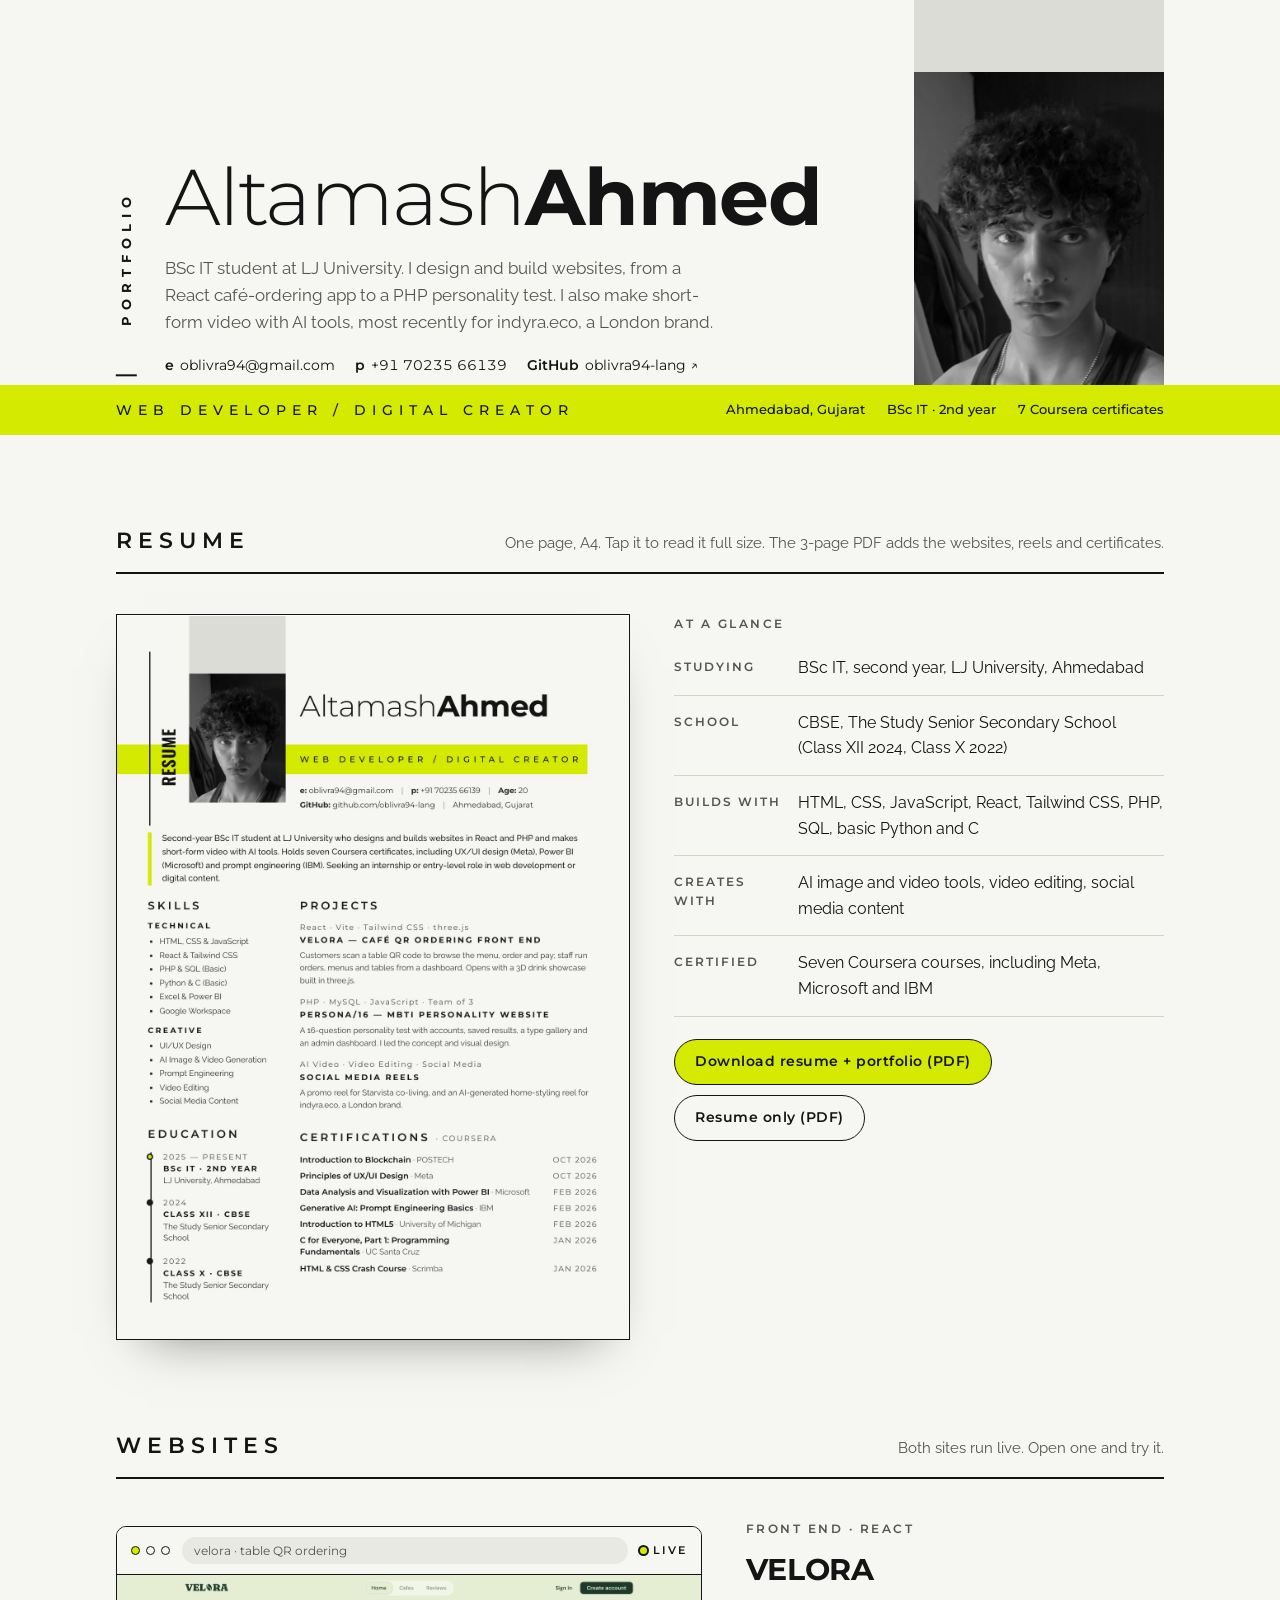
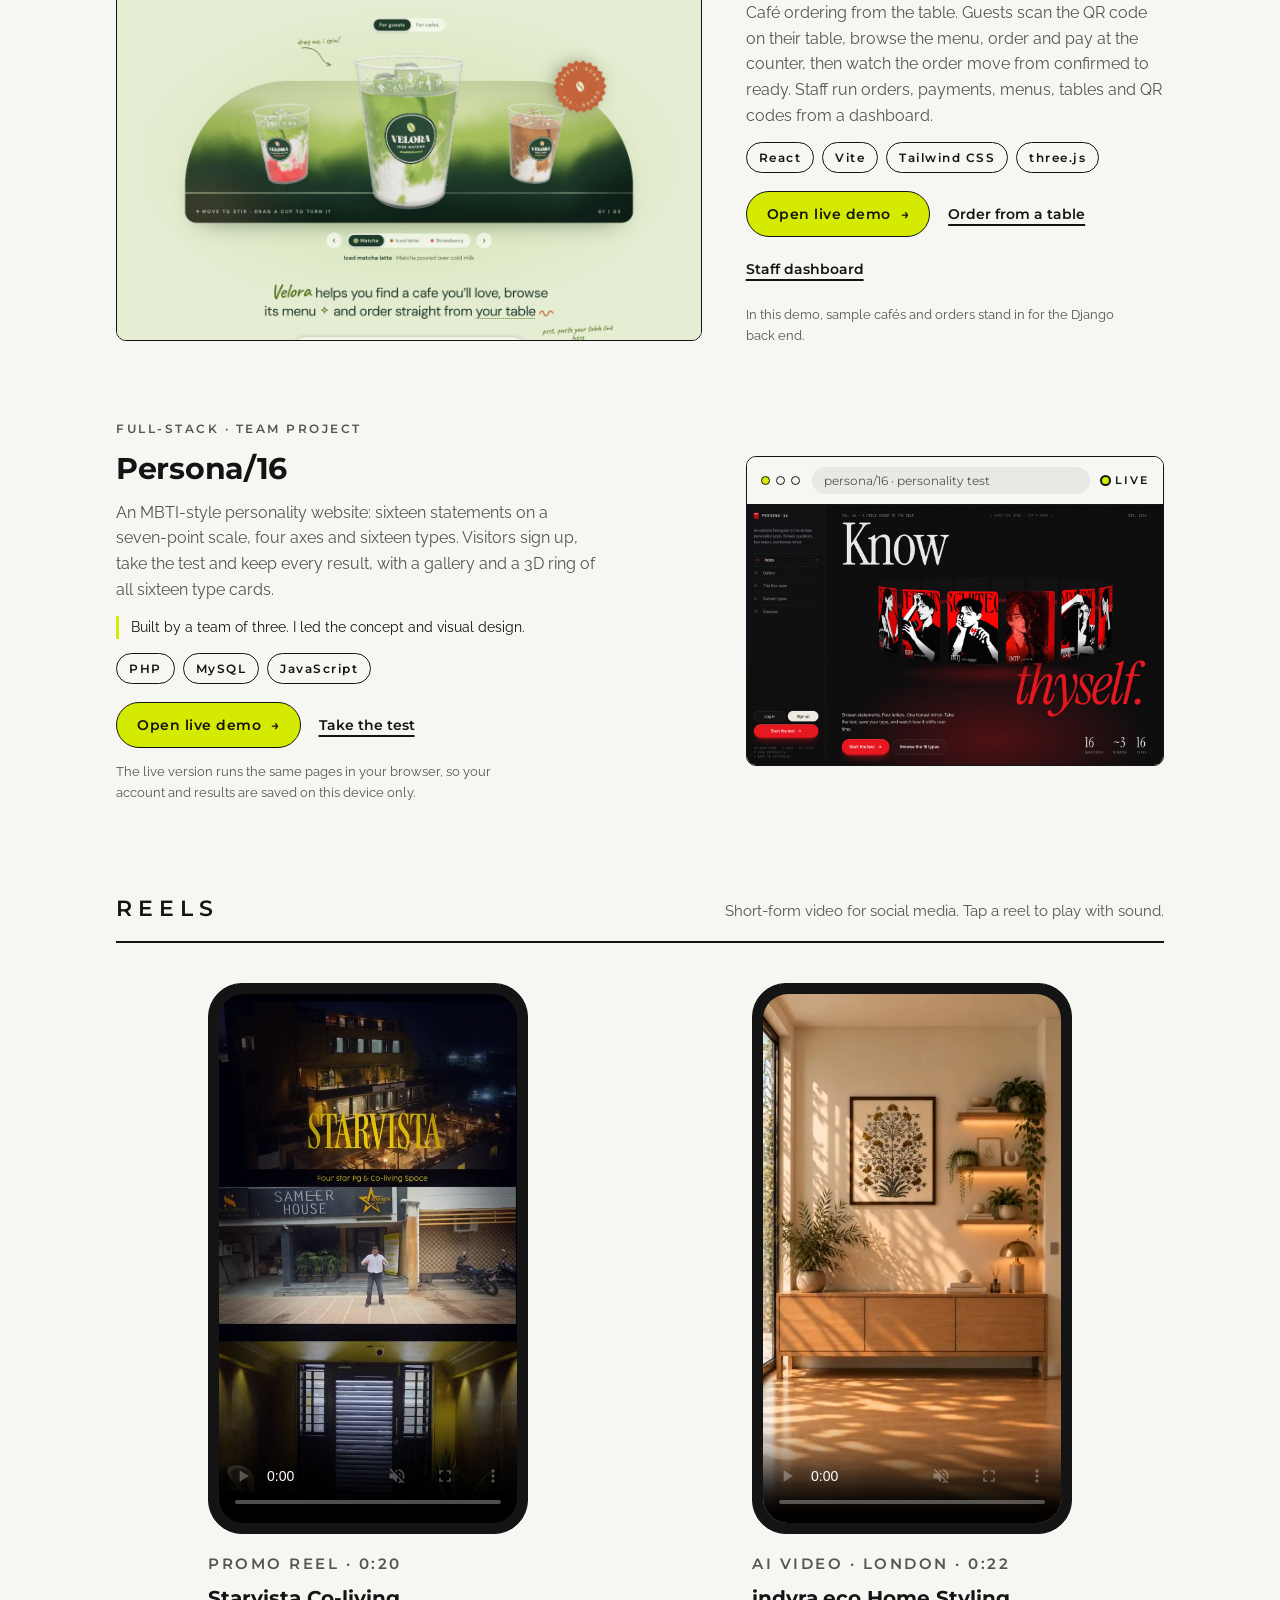
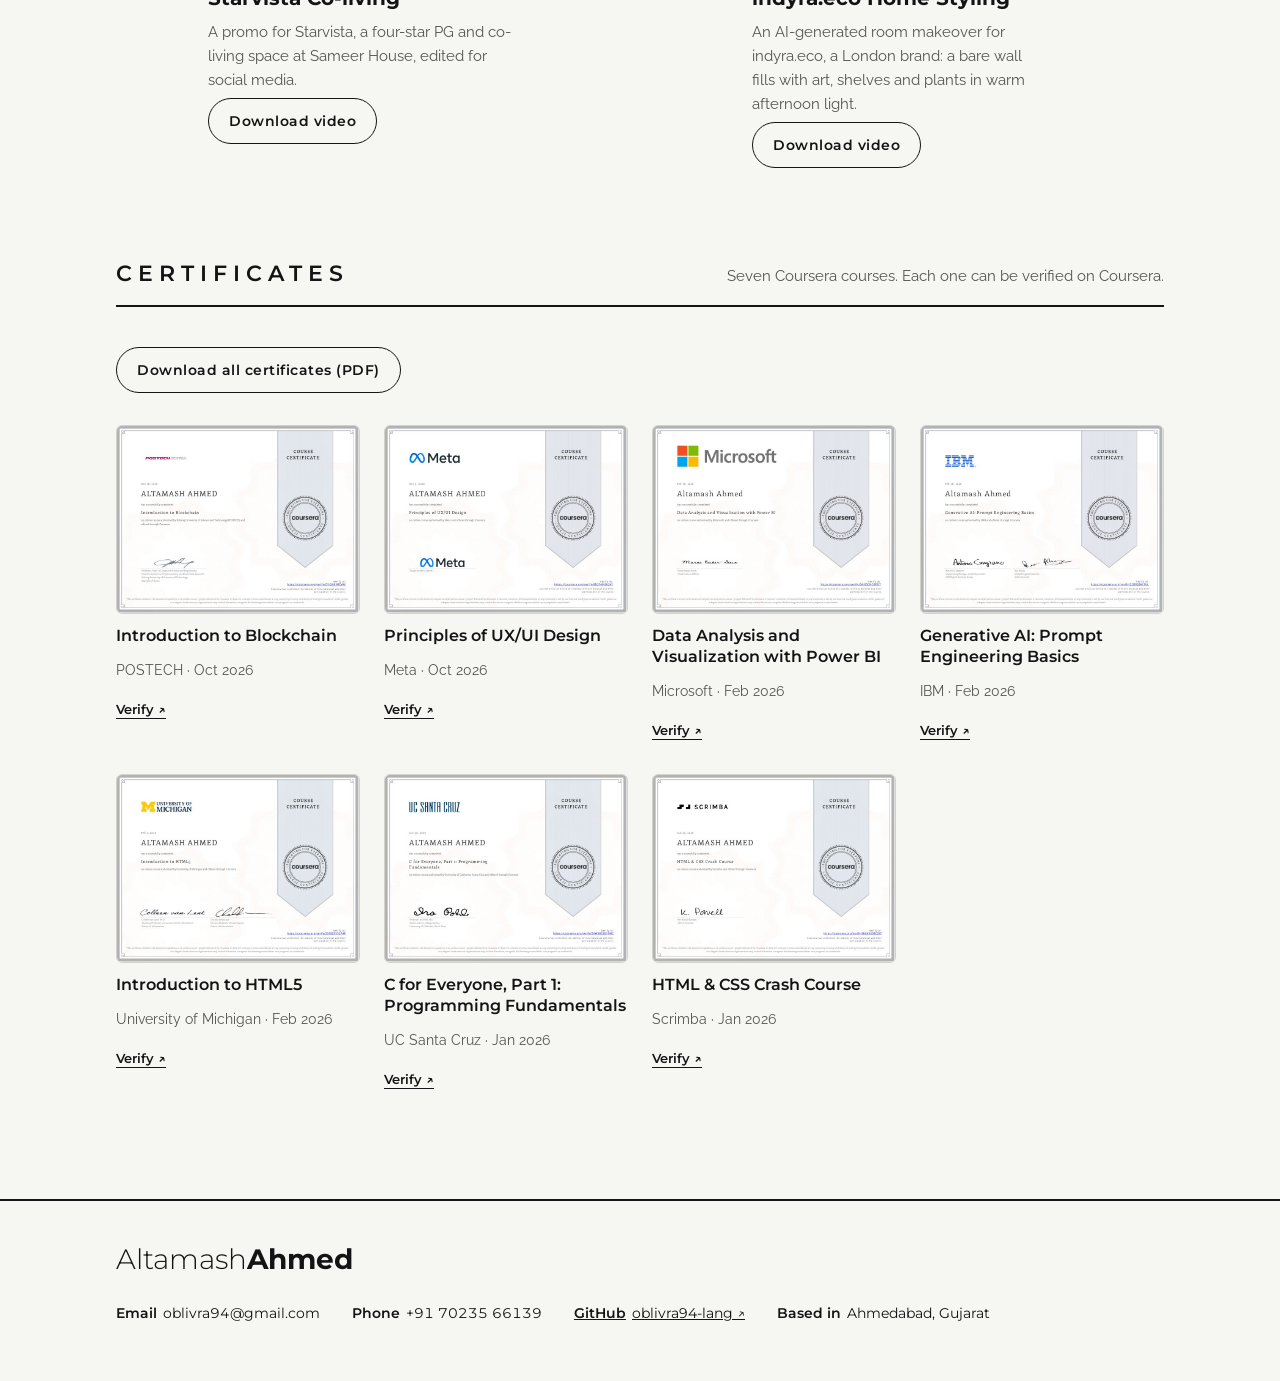
<file: index.html>
<!doctype html>
<html lang="en">
<head>
<meta charset="utf-8">
<meta name="viewport" content="width=device-width, initial-scale=1, viewport-fit=cover">
<title>Altamash Ahmed · Web Developer &amp; Digital Creator</title>
<meta name="description" content="Portfolio of Altamash Ahmed, BSc IT student in Ahmedabad: live websites (VELORA, Persona/16), social media reels and seven Coursera certificates.">
<meta name="author" content="Altamash Ahmed">
<meta property="og:type" content="website">
<meta property="og:title" content="Altamash Ahmed · Web Developer &amp; Digital Creator">
<meta property="og:description" content="Live websites, social media reels, resume and certificates.">
<meta property="og:url" content="https://oblivra94-lang.github.io/portfolio/">
<meta property="og:image" content="https://oblivra94-lang.github.io/portfolio/files/og.jpg">
<meta property="og:image:width" content="1200">
<meta property="og:image:height" content="630">
<meta name="twitter:card" content="summary_large_image">
<meta name="theme-color" content="#D4EA00">
<link rel="icon" href="data:image/svg+xml,%3Csvg xmlns='http://www.w3.org/2000/svg' viewBox='0 0 64 64'%3E%3Crect width='64' height='64' rx='14' fill='%23D4EA00'/%3E%3Ctext x='32' y='44' text-anchor='middle' font-family='Arial,sans-serif' font-weight='700' font-size='34' fill='%23141414'%3EA%3C/text%3E%3C/svg%3E">
<link rel="stylesheet" href="https://fonts.googleapis.com/css2?family=Montserrat:wght@300;400;500;600;700&family=Raleway:wght@400;500;600&display=swap">
<style>
/* Layout: one centred 1080px column, as on the resume: a grey photo panel, a full-bleed lime band
   for the role line, then the work shown as objects (browser windows, phones, certificates). */
:root {
  --bg: #F6F6F3;
  --surface: #E9E9E3;
  --panel: #DCDCD7;
  --ink: #141414;
  --muted: #55554F;
  --line: #D3D3CA;
  --accent: #D4EA00;
  --on-accent: #141414;
  --display: 'Montserrat', 'Helvetica Neue', Arial, sans-serif;
  --body: 'Raleway', 'Segoe UI', Arial, sans-serif;
}
@media (prefers-color-scheme: dark) {
  :root:not([data-theme="light"]) {
    --bg: #121211; --surface: #1E1E1C; --panel: #2A2A27; --ink: #F1F1EC; --muted: #A9A99F; --line: #34342F;
    --accent: #D4EA00; --on-accent: #141414; color-scheme: dark;
  }
}
:root[data-theme="dark"] {
  --bg: #121211; --surface: #1E1E1C; --panel: #2A2A27; --ink: #F1F1EC; --muted: #A9A99F; --line: #34342F;
  --accent: #D4EA00; --on-accent: #141414; color-scheme: dark;
}
* { box-sizing: border-box; }
html { -webkit-text-size-adjust: 100%; }
body { margin: 0; }
img { max-width: 100%; }
body { background: var(--bg); color: var(--ink); font-family: var(--body); font-size: 16px; line-height: 1.6; }
.wrap {
  max-width: 1080px; margin: 0 auto;
  padding-left: max(16px, env(safe-area-inset-left, 0px));
  padding-right: max(16px, env(safe-area-inset-right, 0px));
}
h1, h2, h3 { font-family: var(--display); margin: 0; text-wrap: balance; }
p { margin: 0; text-wrap: pretty; }
a { color: inherit; }
a:focus-visible, button:focus-visible, video:focus-visible { outline: 3px solid var(--accent); outline-offset: 3px; }
.label { font-family: var(--display); font-size: 12px; font-weight: 600; letter-spacing: 2.5px; text-transform: uppercase; color: var(--muted); }

/* Hero */
.hero { position: relative; }
.hero-grid { display: grid; grid-template-columns: minmax(0, 1fr) auto; gap: 40px; align-items: end; }
.hero-text { display: flex; gap: 28px; align-items: stretch; padding-block: 72px 8px; min-width: 0; }
.side-word {
  writing-mode: vertical-rl; transform: rotate(180deg);
  font-family: var(--display); font-weight: 700; font-size: 13px; letter-spacing: 6px;
  padding-inline-start: 14px; border-inline-start: 2px solid var(--ink);
  display: flex; align-items: center; justify-content: center;
}
.hero-copy { display: flex; flex-direction: column; gap: 18px; min-width: 0; }
.name { font-size: clamp(40px, 6.2vw, 80px); line-height: 1; letter-spacing: -1.5px; font-weight: 300; }
.name b { font-weight: 700; }
.intro { max-width: 56ch; color: var(--muted); font-size: 17px; }
.contact-row { display: flex; flex-wrap: wrap; gap: 8px 20px; font-family: var(--display); font-size: 14px; }
.contact-row a, .contact-row span { text-decoration: none; }
.contact-row a:hover { text-decoration: underline; text-underline-offset: 4px; }
.contact-row b { font-weight: 600; margin-right: 6px; }
.portrait {
  width: clamp(160px, 20vw, 250px); align-self: stretch; background: var(--panel);
  padding-top: 72px; display: flex; align-items: flex-end;
}
.portrait img { display: block; width: 100%; height: auto; aspect-ratio: 4 / 5; object-fit: cover; filter: grayscale(1) contrast(1.06); }
.band { background: var(--accent); color: var(--on-accent); }
.band .wrap { padding-block: 14px; display: flex; flex-wrap: wrap; gap: 8px 32px; align-items: center; justify-content: space-between; }
.role { font-family: var(--display); font-weight: 500; font-size: 14px; letter-spacing: 6px; }
.facts { display: flex; flex-wrap: wrap; gap: 6px 22px; font-family: var(--display); font-size: 13px; font-weight: 500; }

/* Sections */
section.block { padding-block: 88px 0; }
.block-head { display: flex; flex-wrap: wrap; align-items: baseline; justify-content: space-between; gap: 8px 24px; border-bottom: 2px solid var(--ink); padding-bottom: 14px; margin-bottom: 40px; }
.block-head h2 { font-size: 22px; font-weight: 600; letter-spacing: 6px; }
.block-head p { color: var(--muted); font-size: 15px; }

/* Websites */
.projects { display: flex; flex-direction: column; gap: 72px; }
.project { display: grid; grid-template-columns: minmax(0, 1.4fr) minmax(0, 1fr); gap: 44px; align-items: center; }
.project:nth-child(even) .browser { order: 2; }
.browser { display: block; text-decoration: none; border: 1.5px solid var(--ink); border-radius: 10px; overflow: hidden; background: var(--surface); transition: transform .25s ease, box-shadow .25s ease; }
.browser:hover { transform: translateY(-3px); box-shadow: 0 18px 40px -24px rgba(0, 0, 0, .45); }
.browser-bar { display: flex; align-items: center; gap: 12px; padding: 10px 14px; border-bottom: 1.5px solid var(--ink); background: var(--bg); }
.dots { display: flex; gap: 6px; }
.dots span { width: 9px; height: 9px; border-radius: 50%; border: 1.5px solid var(--ink); }
.dots span:first-child { background: var(--accent); }
.url { flex: 1; min-width: 0; font-family: var(--display); font-size: 12px; color: var(--muted); white-space: nowrap; overflow: hidden; text-overflow: ellipsis; background: var(--surface); border-radius: 999px; padding: 4px 12px; }
.live-dot { display: inline-flex; align-items: center; gap: 6px; font-family: var(--display); font-size: 11px; font-weight: 600; letter-spacing: 2px; color: var(--ink); }
.live-dot::before { content: ""; width: 7px; height: 7px; border-radius: 50%; background: var(--accent); box-shadow: 0 0 0 2px var(--ink); }
.screen { display: block; }
.screen img { display: block; width: 100%; height: auto; aspect-ratio: 16 / 10; object-fit: cover; object-position: top; }
.project-text { display: flex; flex-direction: column; gap: 14px; min-width: 0; }
.project-text h3 { font-size: 30px; font-weight: 700; letter-spacing: -0.3px; line-height: 1.12; }
.project-text p { color: var(--muted); max-width: 48ch; }
.credit { font-size: 14px; border-left: 3px solid var(--accent); padding-left: 12px; color: var(--ink) !important; }
.tags { display: flex; flex-wrap: wrap; gap: 8px; list-style: none; padding: 0; margin: 0; }
.tags li { font-family: var(--display); font-size: 12px; font-weight: 600; letter-spacing: 1.5px; padding: 5px 12px; border: 1.5px solid var(--ink); border-radius: 999px; }
.actions { display: flex; flex-wrap: wrap; align-items: center; gap: 10px 18px; margin-top: 4px; }
.btn { display: inline-flex; align-items: center; gap: 10px; min-height: 46px; padding: 0 20px; border-radius: 999px; font-family: var(--display); font-size: 14px; font-weight: 600; letter-spacing: .5px; text-decoration: none; background: var(--accent); color: var(--on-accent); border: 1.5px solid var(--ink); }
.btn:hover { background: var(--ink); color: var(--bg); }
.text-link { font-family: var(--display); font-size: 14px; font-weight: 600; text-decoration: underline; text-decoration-thickness: 1.5px; text-underline-offset: 5px; min-height: 44px; display: inline-flex; align-items: center; }
.text-link:hover { text-decoration-color: var(--accent); }
.small-note { font-size: 13px !important; }

/* Reels */
.reels { display: grid; grid-template-columns: repeat(2, minmax(0, 1fr)); gap: 40px; }
.reel { display: flex; flex-direction: column; gap: 18px; align-items: center; }
.phone { width: 100%; max-width: 320px; border: 1.5px solid var(--ink); border-radius: 34px; padding: 10px; background: var(--ink); }
.phone video { display: block; width: 100%; aspect-ratio: 9 / 16; border-radius: 25px; background: #000; object-fit: cover; }
.reel-text { width: 100%; max-width: 320px; display: flex; flex-direction: column; gap: 6px; }
.reel-text h3 { font-size: 20px; font-weight: 700; }
.reel-text p { color: var(--muted); font-size: 15px; }

/* Certificates */
.certs { display: grid; grid-template-columns: repeat(auto-fill, minmax(min(100%, 230px), 1fr)); gap: 28px 24px; list-style: none; margin: 0; padding: 0; }
.cert { display: flex; flex-direction: column; gap: 12px; min-width: 0; }
.cert-img { display: block; border: 1.5px solid var(--line); border-radius: 6px; overflow: hidden; background: #fff; transition: border-color .2s ease, transform .2s ease; }
.cert-img:hover { border-color: var(--ink); transform: translateY(-2px); }
.cert-img img { display: block; width: 100%; height: auto; aspect-ratio: 792 / 612; }
.cert h3 { font-size: 16px; font-weight: 600; line-height: 1.3; }
.cert p { color: var(--muted); font-size: 14px; }
.cert .verify { font-family: var(--display); font-size: 13px; font-weight: 600; text-decoration: underline; text-underline-offset: 4px; align-self: flex-start; min-height: 32px; display: inline-flex; align-items: center; }

/* Resume */
.resume { display: grid; grid-template-columns: minmax(0, 1.05fr) minmax(0, 1fr); gap: 44px; align-items: start; }
.sheet { display: block; width: 100%; padding: 0; border: 1.5px solid var(--ink); background: #fff; cursor: zoom-in; box-shadow: 0 24px 50px -30px rgba(0, 0, 0, .5); transition: transform .25s ease; }
.sheet:hover { transform: translateY(-3px); }
.sheet img { display: block; width: 100%; height: auto; aspect-ratio: 1242 / 1756; }
.resume-side { display: flex; flex-direction: column; gap: 22px; min-width: 0; }
.glance { display: grid; gap: 14px; margin: 0; }
.glance div { display: grid; grid-template-columns: 112px minmax(0, 1fr); gap: 12px; padding-bottom: 14px; border-bottom: 1px solid var(--line); }
.glance dt { font-family: var(--display); font-size: 12px; font-weight: 600; letter-spacing: 2px; text-transform: uppercase; color: var(--muted); padding-top: 2px; }
.glance dd { margin: 0; }
.save { display: flex; flex-direction: column; align-items: flex-start; gap: 10px; }
.save[hidden] { display: none; }
.save-row { display: flex; flex-wrap: wrap; gap: 10px; }
button.btn { cursor: pointer; }
.btn-ghost { background: transparent; color: var(--ink); }
.btn[disabled] { opacity: .55; cursor: progress; }
.save-status { font-size: 14px; color: var(--muted); min-height: 1.6em; }
.zoom { border: 0; padding: 0; width: min(100vw, 980px); max-width: 100vw; max-height: 100vh; background: transparent; }
.zoom::backdrop { background: rgba(10, 10, 10, .82); }
.zoom-inner { position: relative; max-height: 100vh; overflow: auto; padding: max(16px, env(safe-area-inset-top, 0px)) max(16px, env(safe-area-inset-right, 0px)) 16px max(16px, env(safe-area-inset-left, 0px)); }
.zoom img { display: block; width: 100%; height: auto; background: #fff; }
.zoom-close { position: sticky; top: 0; float: right; margin-bottom: 10px; min-width: 44px; min-height: 44px; border-radius: 999px; border: 1.5px solid var(--ink); background: var(--accent); color: var(--on-accent); font-family: var(--display); font-weight: 600; font-size: 14px; padding: 0 16px; cursor: pointer; }
@media (max-width: 860px) { .resume { grid-template-columns: minmax(0, 1fr); gap: 28px; } }
@media (prefers-reduced-motion: reduce) { .sheet { transition: none; } .sheet:hover { transform: none; } }

/* Footer */
footer { margin-top: 104px; border-top: 2px solid var(--ink); }
footer .wrap { padding-block: 36px 56px; display: flex; flex-wrap: wrap; gap: 20px 48px; justify-content: space-between; align-items: flex-end; }
.sign { font-family: var(--display); font-size: 28px; font-weight: 300; }
.sign b { font-weight: 700; }
.contact { display: flex; flex-wrap: wrap; gap: 8px 32px; font-family: var(--display); font-size: 14px; }
.contact b { font-weight: 600; margin-right: 6px; }
.selectable { user-select: all; font-variant-numeric: tabular-nums; }

@media (max-width: 860px) {
  .project { grid-template-columns: minmax(0, 1fr); gap: 22px; }
  .project:nth-child(even) .browser { order: 0; }
}
@media (max-width: 760px) {
  .hero-grid { grid-template-columns: minmax(0, 1fr); gap: 0; }
  .portrait { order: -1; width: 150px; padding-top: 0; margin-top: 24px; height: auto; }
  .hero-text { padding-block: 24px 4px; }
  .side-word { display: none; }
  .reels { grid-template-columns: minmax(0, 1fr); gap: 56px; }
  .role { letter-spacing: 4px; font-size: 13px; }
  section.block { padding-block: 64px 0; }
}
@media (prefers-reduced-motion: reduce) { .browser, .cert-img { transition: none; } .browser:hover, .cert-img:hover { transform: none; } }
</style>
<script>
(() => {
  const open = {
    velora: 'velora/index.html',
    'velora-table': 'velora/index.html#table',
    'velora-staff': 'velora/index.html#staff',
    persona16: 'persona16/index.html',
    'persona16-test': 'persona16/test.html',
  }[location.hash.slice(1)];
  if (open) location.replace(open);
})();
</script>
</head>
<body>

<header class="hero">
  <div class="wrap hero-grid">
    <div class="hero-text">
      <span class="side-word" aria-hidden="true">PORTFOLIO</span>
      <div class="hero-copy">
        <h1 class="name">Altamash<b>Ahmed</b></h1>
        <p class="intro">BSc IT student at LJ University. I design and build websites, from a React café-ordering app to a PHP personality test. I also make short-form video with AI tools, most recently for indyra.eco, a London brand.</p>
        <p class="contact-row">
          <a href="mailto:oblivra94@gmail.com"><b>e</b>oblivra94@gmail.com</a>
          <span><b>p</b><span class="selectable">+91 70235 66139</span></span>
          <a href="https://github.com/oblivra94-lang" target="_blank" rel="noopener"><b>GitHub</b>oblivra94-lang ↗</a>
        </p>
      </div>
    </div>
    <div class="portrait">
      <img src="photo.jpg" alt="Portrait of Altamash Ahmed" width="640" height="800">
    </div>
  </div>
  <div class="band">
    <div class="wrap">
      <p class="role">WEB DEVELOPER / DIGITAL CREATOR</p>
      <p class="facts"><span>Ahmedabad, Gujarat</span><span>BSc IT · 2nd year</span><span>7 Coursera certificates</span></p>
    </div>
  </div>
</header>

<main>
  <section class="block" id="resume" aria-labelledby="resume-h">
    <div class="wrap">
      <div class="block-head">
        <h2 id="resume-h">RESUME</h2>
        <p>One page, A4. Tap it to read it full size. The 3-page PDF adds the websites, reels and certificates.</p>
      </div>
      <div class="resume">
        <button type="button" class="sheet" id="sheet-open" aria-label="Open the resume full size">
          <img src="files/resume.jpg" alt="Resume of Altamash Ahmed: web developer and digital creator, BSc IT student at LJ University" width="1242" height="1756">
        </button>
        <div class="resume-side">
          <p class="label">At a glance</p>
          <dl class="glance">
            <div><dt>Studying</dt><dd>BSc IT, second year, LJ University, Ahmedabad</dd></div>
            <div><dt>School</dt><dd>CBSE, The Study Senior Secondary School (Class XII 2024, Class X 2022)</dd></div>
            <div><dt>Builds with</dt><dd>HTML, CSS, JavaScript, React, Tailwind CSS, PHP, SQL, basic Python and C</dd></div>
            <div><dt>Creates with</dt><dd>AI image and video tools, video editing, social media content</dd></div>
            <div><dt>Certified</dt><dd>Seven Coursera courses, including Meta, Microsoft and IBM</dd></div>
          </dl>
          <div class="save" id="save">
            <div class="save-row">
              <a class="btn" href="files/Altamash_Ahmed_Resume_Portfolio.pdf" download="Altamash_Ahmed_Resume_Portfolio.pdf">Download resume + portfolio (PDF)</a>
              <a class="btn btn-ghost" href="files/Altamash_Ahmed_Resume.pdf" download="Altamash_Ahmed_Resume.pdf">Resume only (PDF)</a>
            </div>
          </div>
        </div>
      </div>
    </div>
  </section>
  <section class="block" id="websites" aria-labelledby="web-h">
    <div class="wrap">
      <div class="block-head">
        <h2 id="web-h">WEBSITES</h2>
        <p>Both sites run live. Open one and try it.</p>
      </div>
      <div class="projects">
        <article class="project">
          <a class="browser" href="velora/index.html" aria-label="Open the VELORA live demo">
            <span class="browser-bar"><span class="dots" aria-hidden="true"><span></span><span></span><span></span></span><span class="url">velora · table QR ordering</span><span class="live-dot">LIVE</span></span>
            <span class="screen"><img src="shots/velora.jpg" alt="VELORA home page with a 3D showcase of three iced drinks" width="1280" height="800" loading="lazy"></span>
          </a>
          <div class="project-text">
            <p class="label">Front end · React</p>
            <h3>VELORA</h3>
            <p>Café ordering from the table. Guests scan the QR code on their table, browse the menu, order and pay at the counter, then watch the order move from confirmed to ready. Staff run orders, payments, menus, tables and QR codes from a dashboard.</p>
            <ul class="tags"><li>React</li><li>Vite</li><li>Tailwind CSS</li><li>three.js</li></ul>
            <div class="actions">
              <a class="btn" href="velora/index.html">Open live demo <span aria-hidden="true">→</span></a>
              <a class="text-link" href="velora/index.html#table">Order from a table</a>
              <a class="text-link" href="velora/index.html#staff">Staff dashboard</a>
            </div>
            <p class="small-note">In this demo, sample cafés and orders stand in for the Django back end.</p>
          </div>
        </article>
        <article class="project">
          <a class="browser" href="persona16/index.html" aria-label="Open the Persona/16 live demo">
            <span class="browser-bar"><span class="dots" aria-hidden="true"><span></span><span></span><span></span></span><span class="url">persona/16 · personality test</span><span class="live-dot">LIVE</span></span>
            <span class="screen"><img src="shots/persona16.jpg" alt="Persona/16 home page: the words Know thyself around a 3D ring of personality type cards" width="1280" height="800" loading="lazy"></span>
          </a>
          <div class="project-text">
            <p class="label">Full-stack · team project</p>
            <h3>Persona/16</h3>
            <p>An MBTI-style personality website: sixteen statements on a seven-point scale, four axes and sixteen types. Visitors sign up, take the test and keep every result, with a gallery and a 3D ring of all sixteen type cards.</p>
            <p class="credit">Built by a team of three. I led the concept and visual design.</p>
            <ul class="tags"><li>PHP</li><li>MySQL</li><li>JavaScript</li></ul>
            <div class="actions">
              <a class="btn" href="persona16/index.html">Open live demo <span aria-hidden="true">→</span></a>
              <a class="text-link" href="persona16/test.html">Take the test</a>
            </div>
            <p class="small-note">The live version runs the same pages in your browser, so your account and results are saved on this device only.</p>
          </div>
        </article>
      </div>
    </div>
  </section>

  <section class="block" id="reels" aria-labelledby="reels-h">
    <div class="wrap">
      <div class="block-head">
        <h2 id="reels-h">REELS</h2>
        <p>Short-form video for social media. Tap a reel to play with sound.</p>
      </div>
      <div class="reels">
        <article class="reel">
          <div class="phone">
            <video id="reel-starvista" src="reel-starvista.mp4" poster="poster-starvista.jpg" controls playsinline muted loop preload="metadata" aria-label="Starvista co-living promo reel"></video>
          </div>
          <div class="reel-text">
            <p class="label">Promo reel · 0:20</p>
            <h3>Starvista Co-living</h3>
            <p>A promo for Starvista, a four-star PG and co-living space at Sameer House, edited for social media.</p>
            <div class="save">
              <a class="btn btn-ghost" href="reel-starvista.mp4" download="Starvista_Promo_Reel.mp4">Download video</a>
            </div>
          </div>
        </article>
        <article class="reel">
          <div class="phone">
            <video id="reel-indyra" src="reel-home-styling.mp4" poster="poster-home-styling.jpg" controls playsinline muted loop preload="metadata" aria-label="AI home styling reel for indyra.eco"></video>
          </div>
          <div class="reel-text">
            <p class="label">AI video · London · 0:22</p>
            <h3>indyra.eco Home Styling</h3>
            <p>An AI-generated room makeover for indyra.eco, a London brand: a bare wall fills with art, shelves and plants in warm afternoon light.</p>
            <div class="save">
              <a class="btn btn-ghost" href="reel-home-styling.mp4" download="indyra_eco_Home_Styling_Reel.mp4">Download video</a>
            </div>
          </div>
        </article>
      </div>
    </div>
  </section>

  <section class="block" id="certificates" aria-labelledby="certs-h">
    <div class="wrap">
      <div class="block-head">
        <h2 id="certs-h">CERTIFICATES</h2>
        <p>Seven Coursera courses. Each one can be verified on Coursera.</p>
      </div>
      <div class="save" id="save-certs" style="margin-bottom: 32px">
        <div class="save-row">
          <a class="btn btn-ghost" href="files/Altamash_Ahmed_Certificates.pdf" download="Altamash_Ahmed_Certificates.pdf">Download all certificates (PDF)</a>
        </div>
      </div>
      <ul class="certs">
        <li class="cert">
          <a class="cert-img" href="https://coursera.org/verify/Z1JQH8IMZVAY" target="_blank" rel="noopener" aria-label="Verify Introduction to Blockchain on Coursera"><img src="certs/blockchain.jpg" alt="" width="792" height="612" loading="lazy"></a>
          <h3>Introduction to Blockchain</h3>
          <p>POSTECH · Oct 2026</p>
          <a class="verify" href="https://coursera.org/verify/Z1JQH8IMZVAY" target="_blank" rel="noopener">Verify ↗</a>
        </li>
        <li class="cert">
          <a class="cert-img" href="https://coursera.org/verify/8D374BJ9K24Y" target="_blank" rel="noopener" aria-label="Verify Principles of UX/UI Design on Coursera"><img src="certs/ux-ui-design.jpg" alt="" width="792" height="612" loading="lazy"></a>
          <h3>Principles of UX/UI Design</h3>
          <p>Meta · Oct 2026</p>
          <a class="verify" href="https://coursera.org/verify/8D374BJ9K24Y" target="_blank" rel="noopener">Verify ↗</a>
        </li>
        <li class="cert">
          <a class="cert-img" href="https://coursera.org/verify/3AJ05CNCGPD7" target="_blank" rel="noopener" aria-label="Verify Data Analysis and Visualization with Power BI on Coursera"><img src="certs/power-bi.jpg" alt="" width="792" height="612" loading="lazy"></a>
          <h3>Data Analysis and Visualization with Power BI</h3>
          <p>Microsoft · Feb 2026</p>
          <a class="verify" href="https://coursera.org/verify/3AJ05CNCGPD7" target="_blank" rel="noopener">Verify ↗</a>
        </li>
        <li class="cert">
          <a class="cert-img" href="https://coursera.org/verify/Z2IBJ28A17UL" target="_blank" rel="noopener" aria-label="Verify Generative AI: Prompt Engineering Basics on Coursera"><img src="certs/prompt-engineering.jpg" alt="" width="792" height="612" loading="lazy"></a>
          <h3>Generative AI: Prompt Engineering Basics</h3>
          <p>IBM · Feb 2026</p>
          <a class="verify" href="https://coursera.org/verify/Z2IBJ28A17UL" target="_blank" rel="noopener">Verify ↗</a>
        </li>
        <li class="cert">
          <a class="cert-img" href="https://coursera.org/verify/29S8Z0V5CP4P" target="_blank" rel="noopener" aria-label="Verify Introduction to HTML5 on Coursera"><img src="certs/html5.jpg" alt="" width="792" height="612" loading="lazy"></a>
          <h3>Introduction to HTML5</h3>
          <p>University of Michigan · Feb 2026</p>
          <a class="verify" href="https://coursera.org/verify/29S8Z0V5CP4P" target="_blank" rel="noopener">Verify ↗</a>
        </li>
        <li class="cert">
          <a class="cert-img" href="https://coursera.org/verify/2XW5RE5B19WC" target="_blank" rel="noopener" aria-label="Verify C for Everyone, Part 1 on Coursera"><img src="certs/c-programming.jpg" alt="" width="792" height="612" loading="lazy"></a>
          <h3>C for Everyone, Part 1: Programming Fundamentals</h3>
          <p>UC Santa Cruz · Jan 2026</p>
          <a class="verify" href="https://coursera.org/verify/2XW5RE5B19WC" target="_blank" rel="noopener">Verify ↗</a>
        </li>
        <li class="cert">
          <a class="cert-img" href="https://coursera.org/verify/IKGK0X08COJ7" target="_blank" rel="noopener" aria-label="Verify HTML and CSS Crash Course on Coursera"><img src="certs/html-css.jpg" alt="" width="792" height="612" loading="lazy"></a>
          <h3>HTML &amp; CSS Crash Course</h3>
          <p>Scrimba · Jan 2026</p>
          <a class="verify" href="https://coursera.org/verify/IKGK0X08COJ7" target="_blank" rel="noopener">Verify ↗</a>
        </li>
      </ul>
    </div>
  </section>
</main>

<footer>
  <div class="wrap">
    <p class="sign">Altamash<b>Ahmed</b></p>
    <div class="contact">
      <span><b>Email</b><span class="selectable">oblivra94@gmail.com</span></span>
      <span><b>Phone</b><span class="selectable">+91 70235 66139</span></span>
      <a href="https://github.com/oblivra94-lang" target="_blank" rel="noopener"><b>GitHub</b>oblivra94-lang ↗</a>
      <span><b>Based in</b>Ahmedabad, Gujarat</span>
    </div>
  </div>
</footer>

<dialog class="zoom" id="sheet-zoom" aria-label="Resume, full size">
  <div class="zoom-inner">
    <button type="button" class="zoom-close" id="sheet-close">Close</button>
    <img src="files/resume.jpg" alt="Resume of Altamash Ahmed, full size" width="1242" height="1756">
  </div>
</dialog>

<script>
(() => {
  const dialog = document.getElementById('sheet-zoom');
  document.getElementById('sheet-open').addEventListener('click', () => {
    if (dialog.showModal) dialog.showModal(); else dialog.setAttribute('open', '');
  });
  document.getElementById('sheet-close').addEventListener('click', () => dialog.close());
  dialog.addEventListener('click', ev => { if (ev.target === dialog) dialog.close(); });

})();
</script>
</body>
</html>
</file>
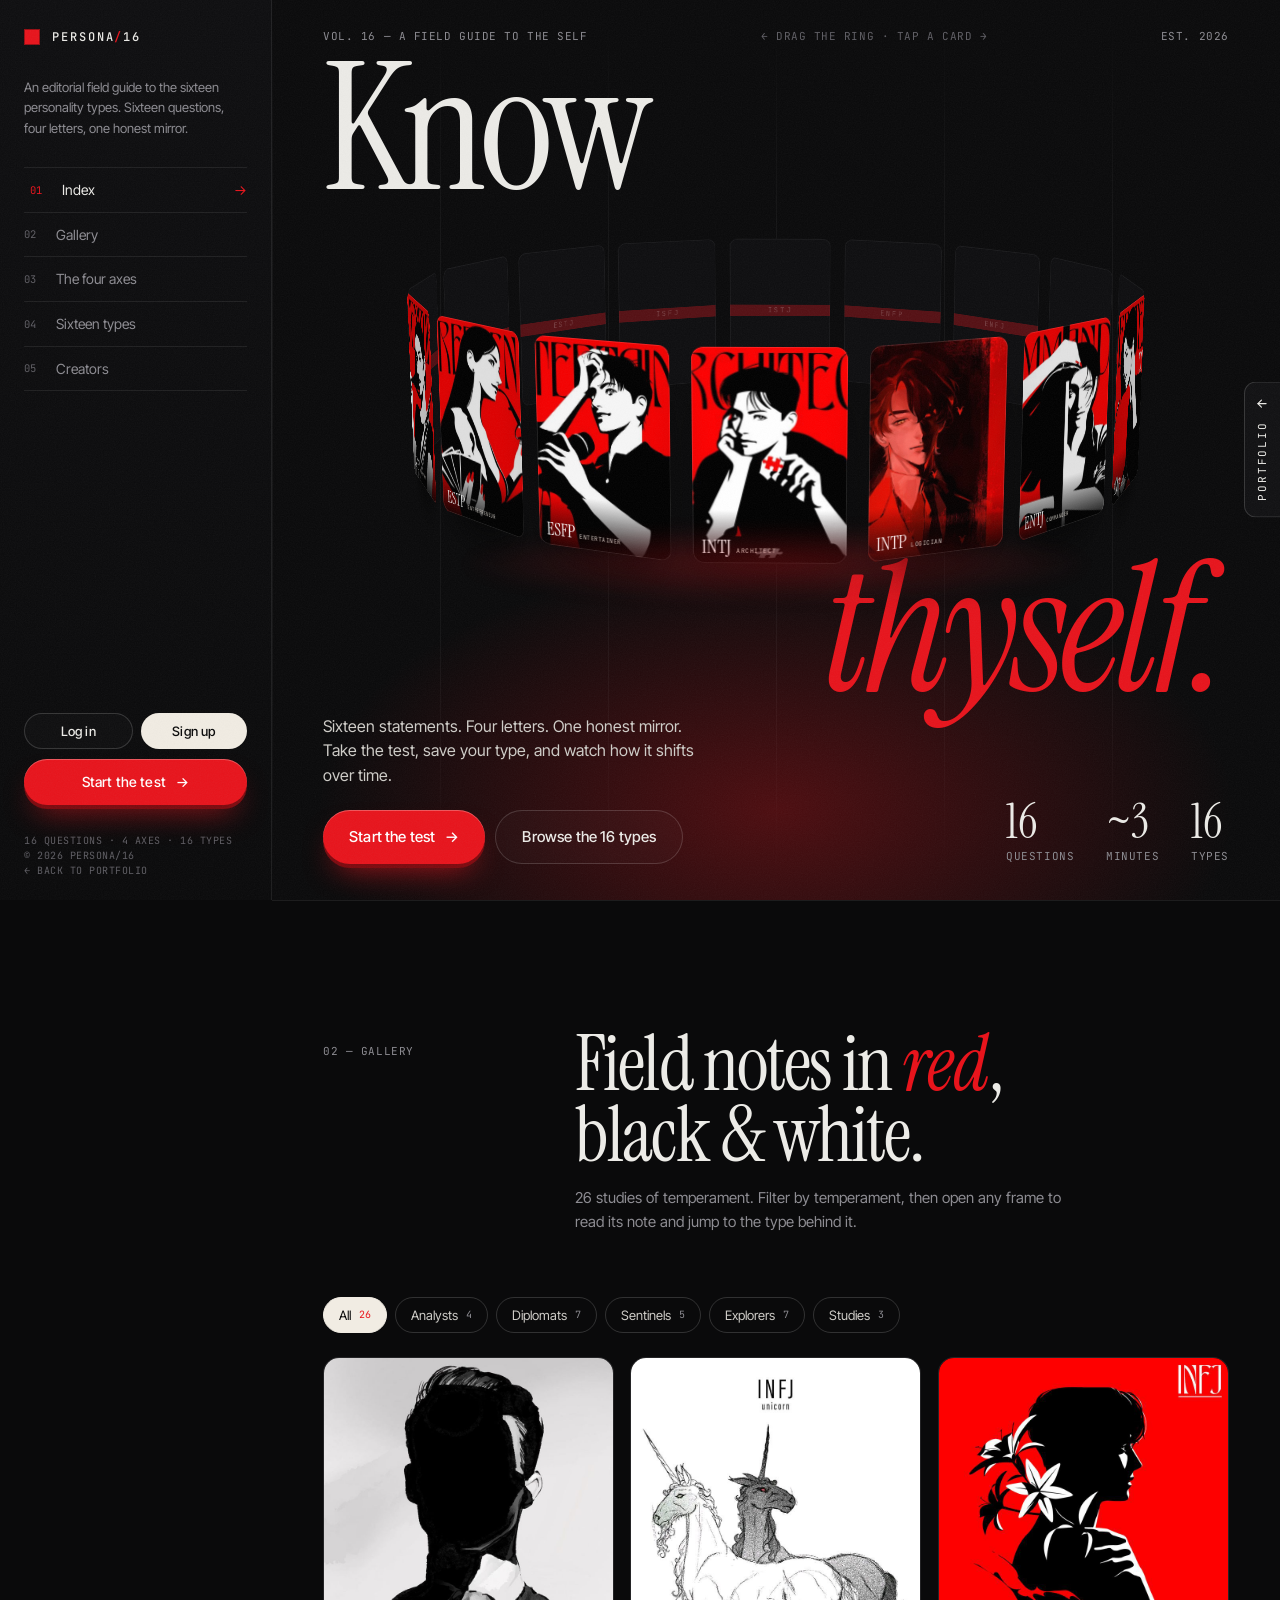
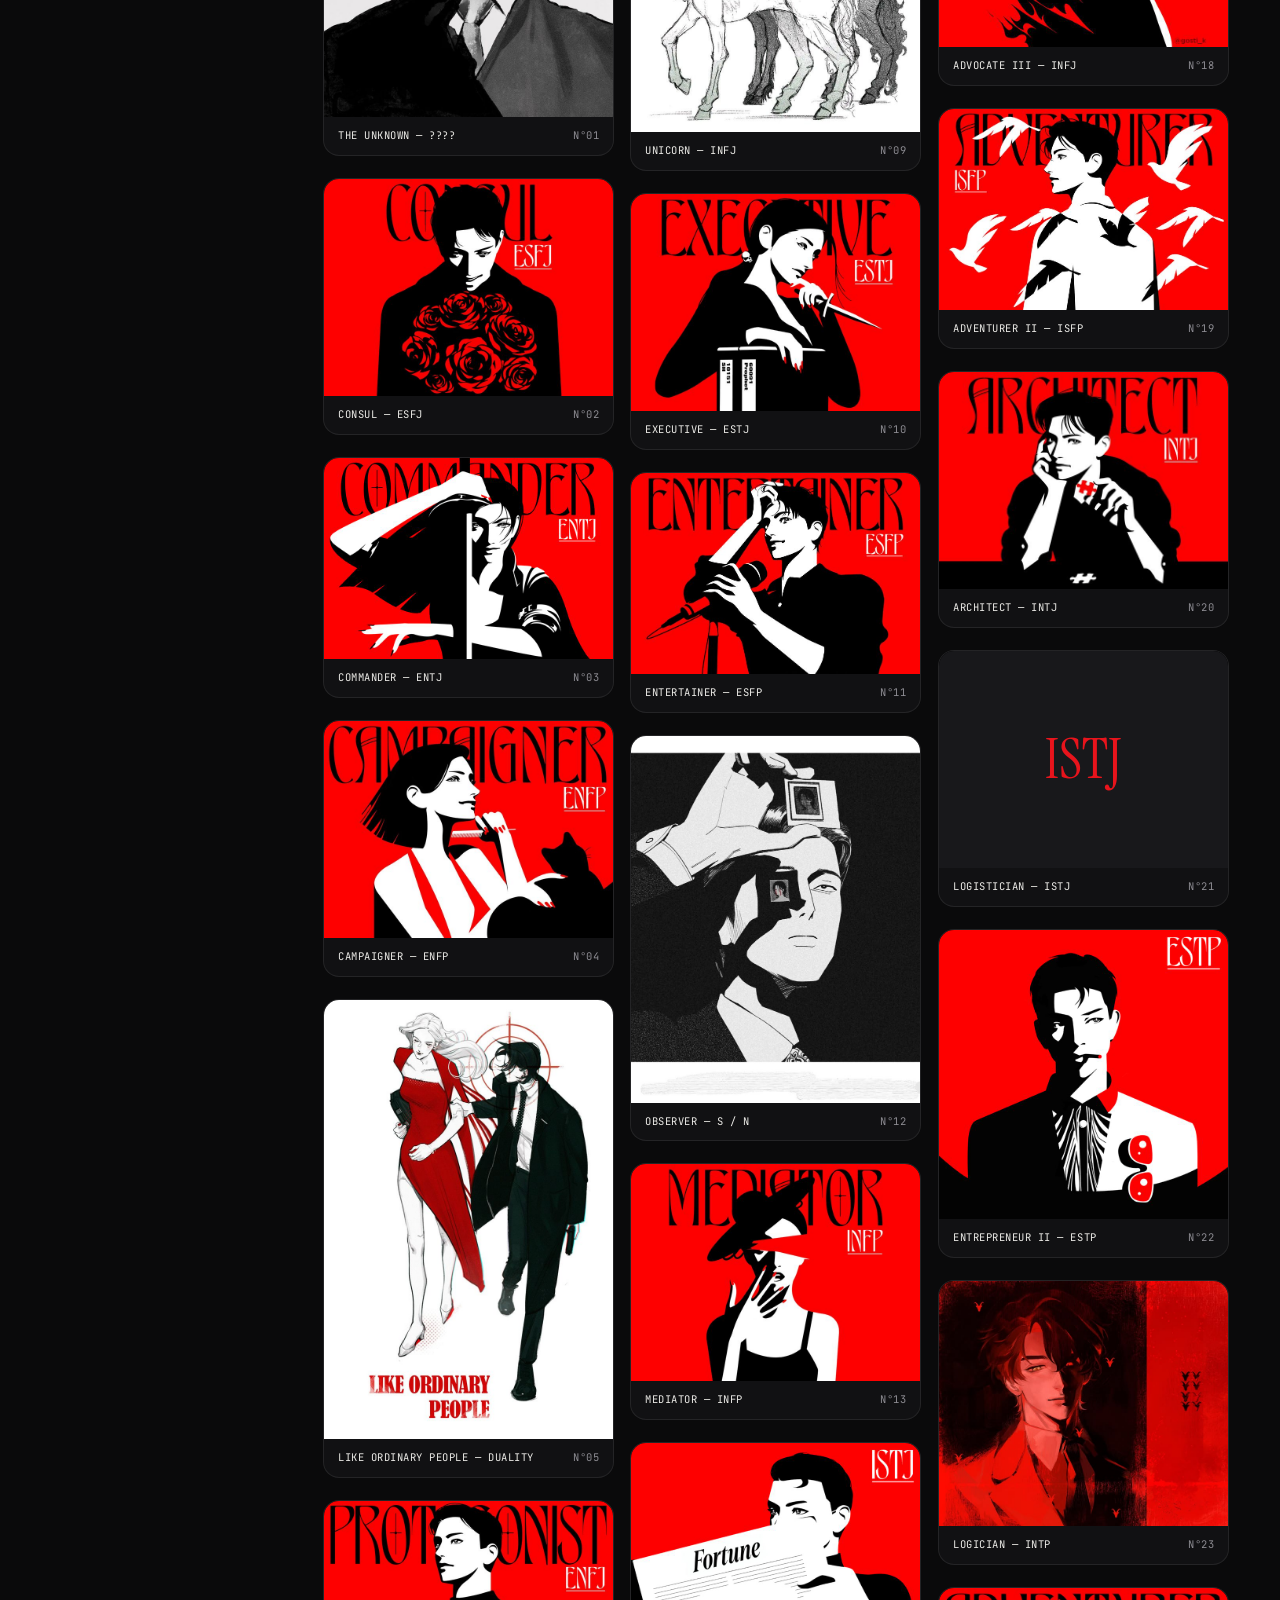
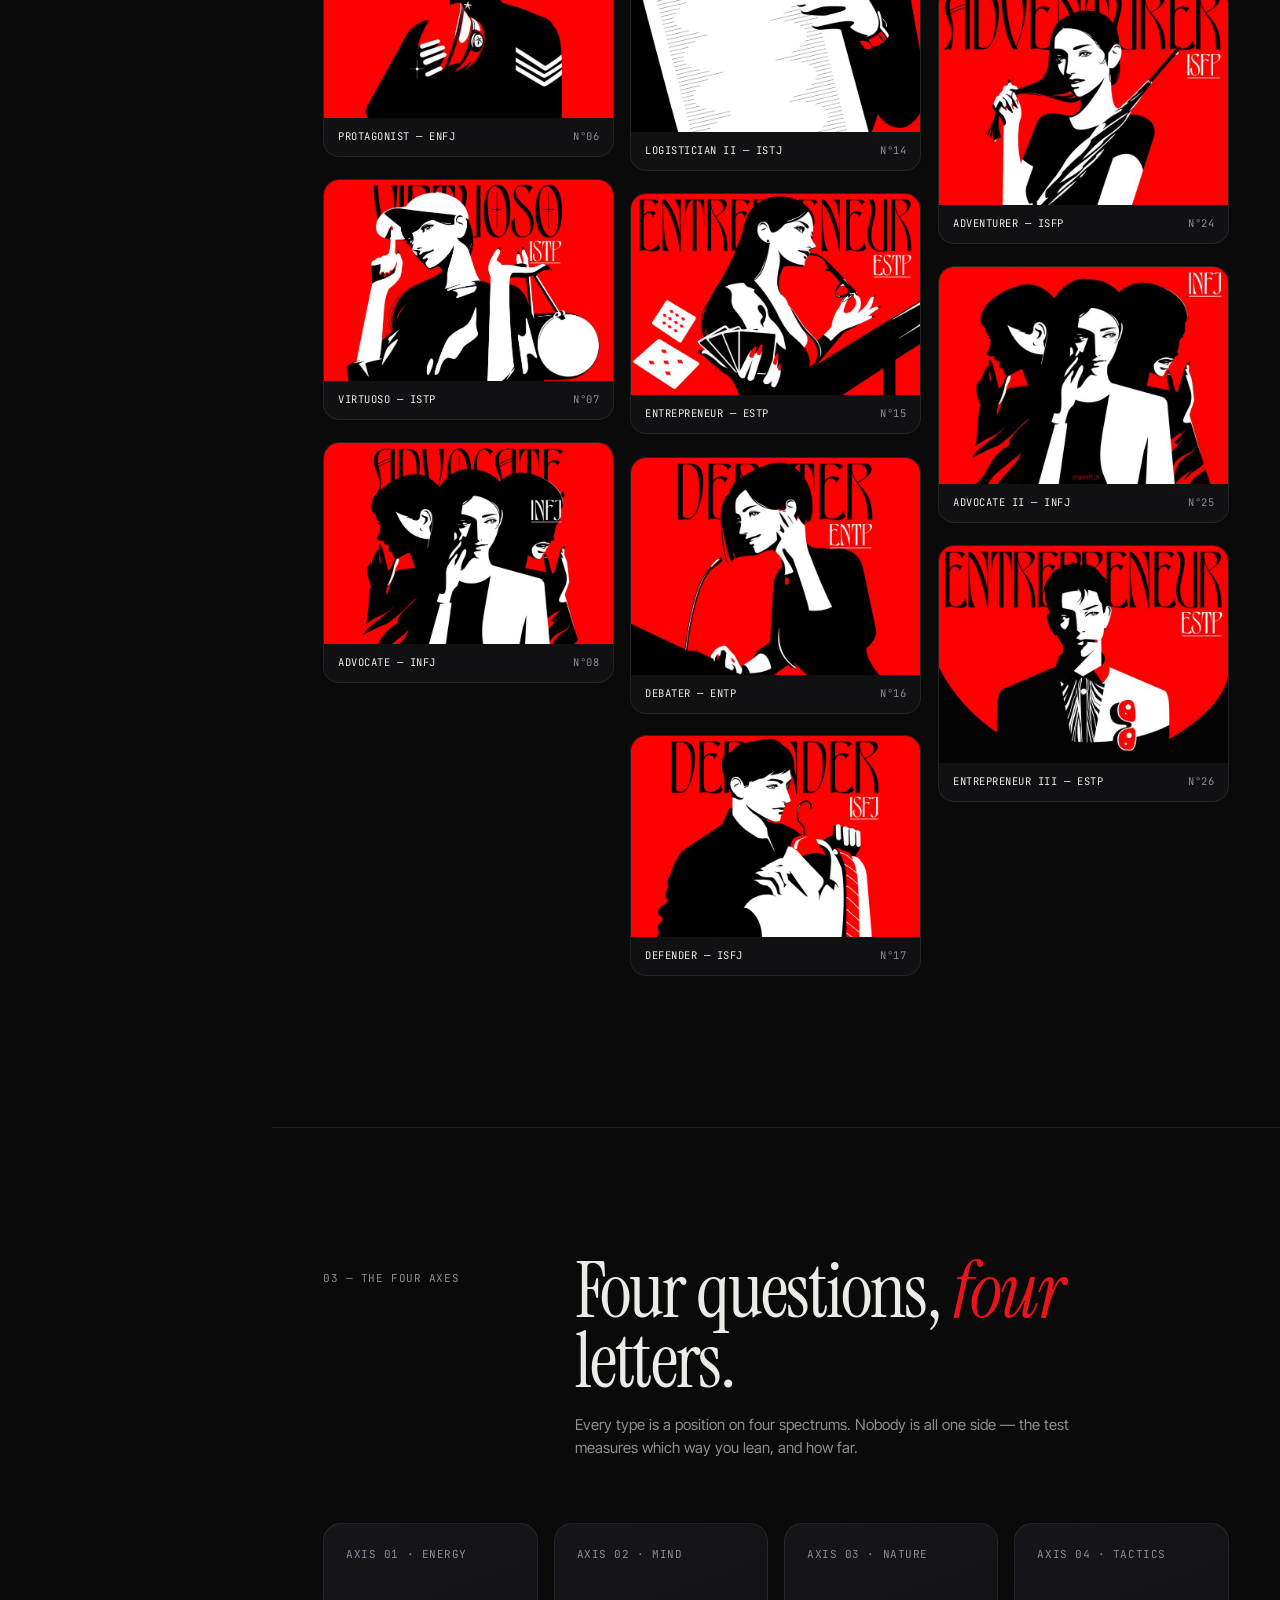
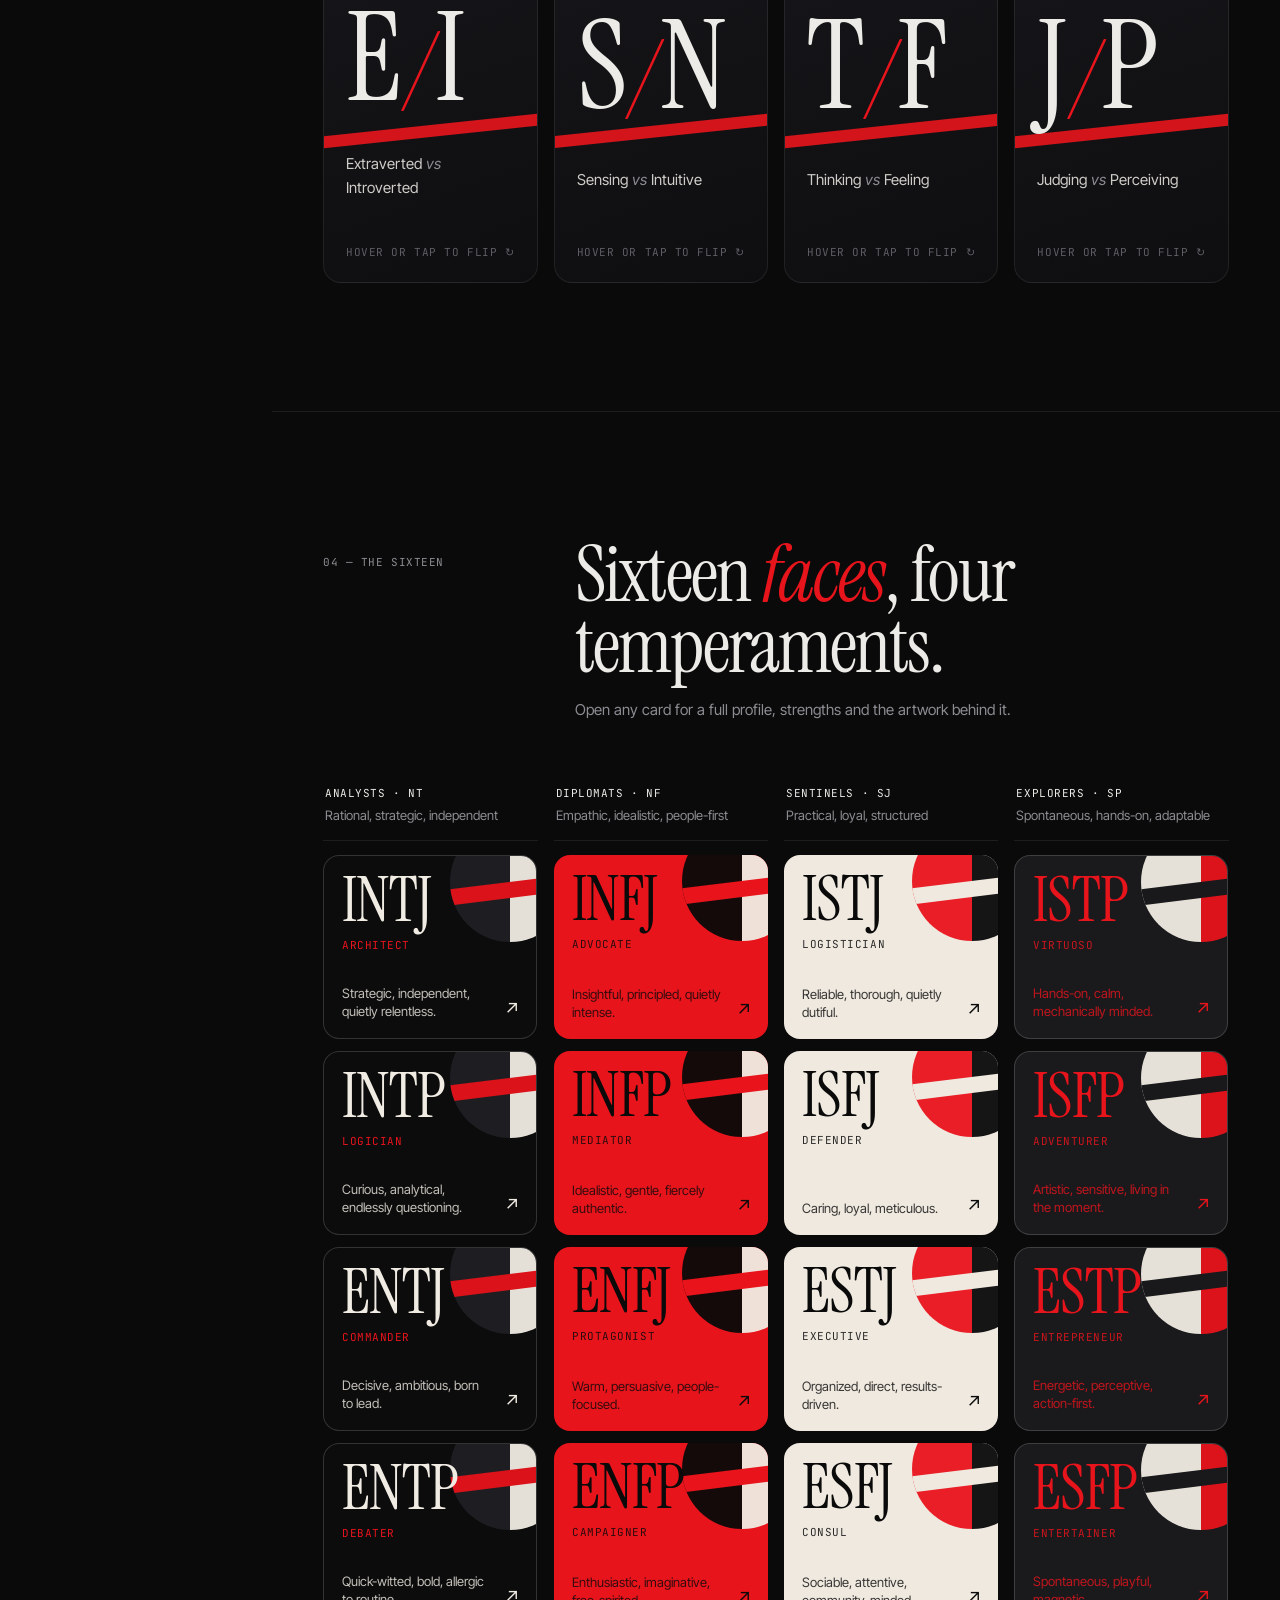
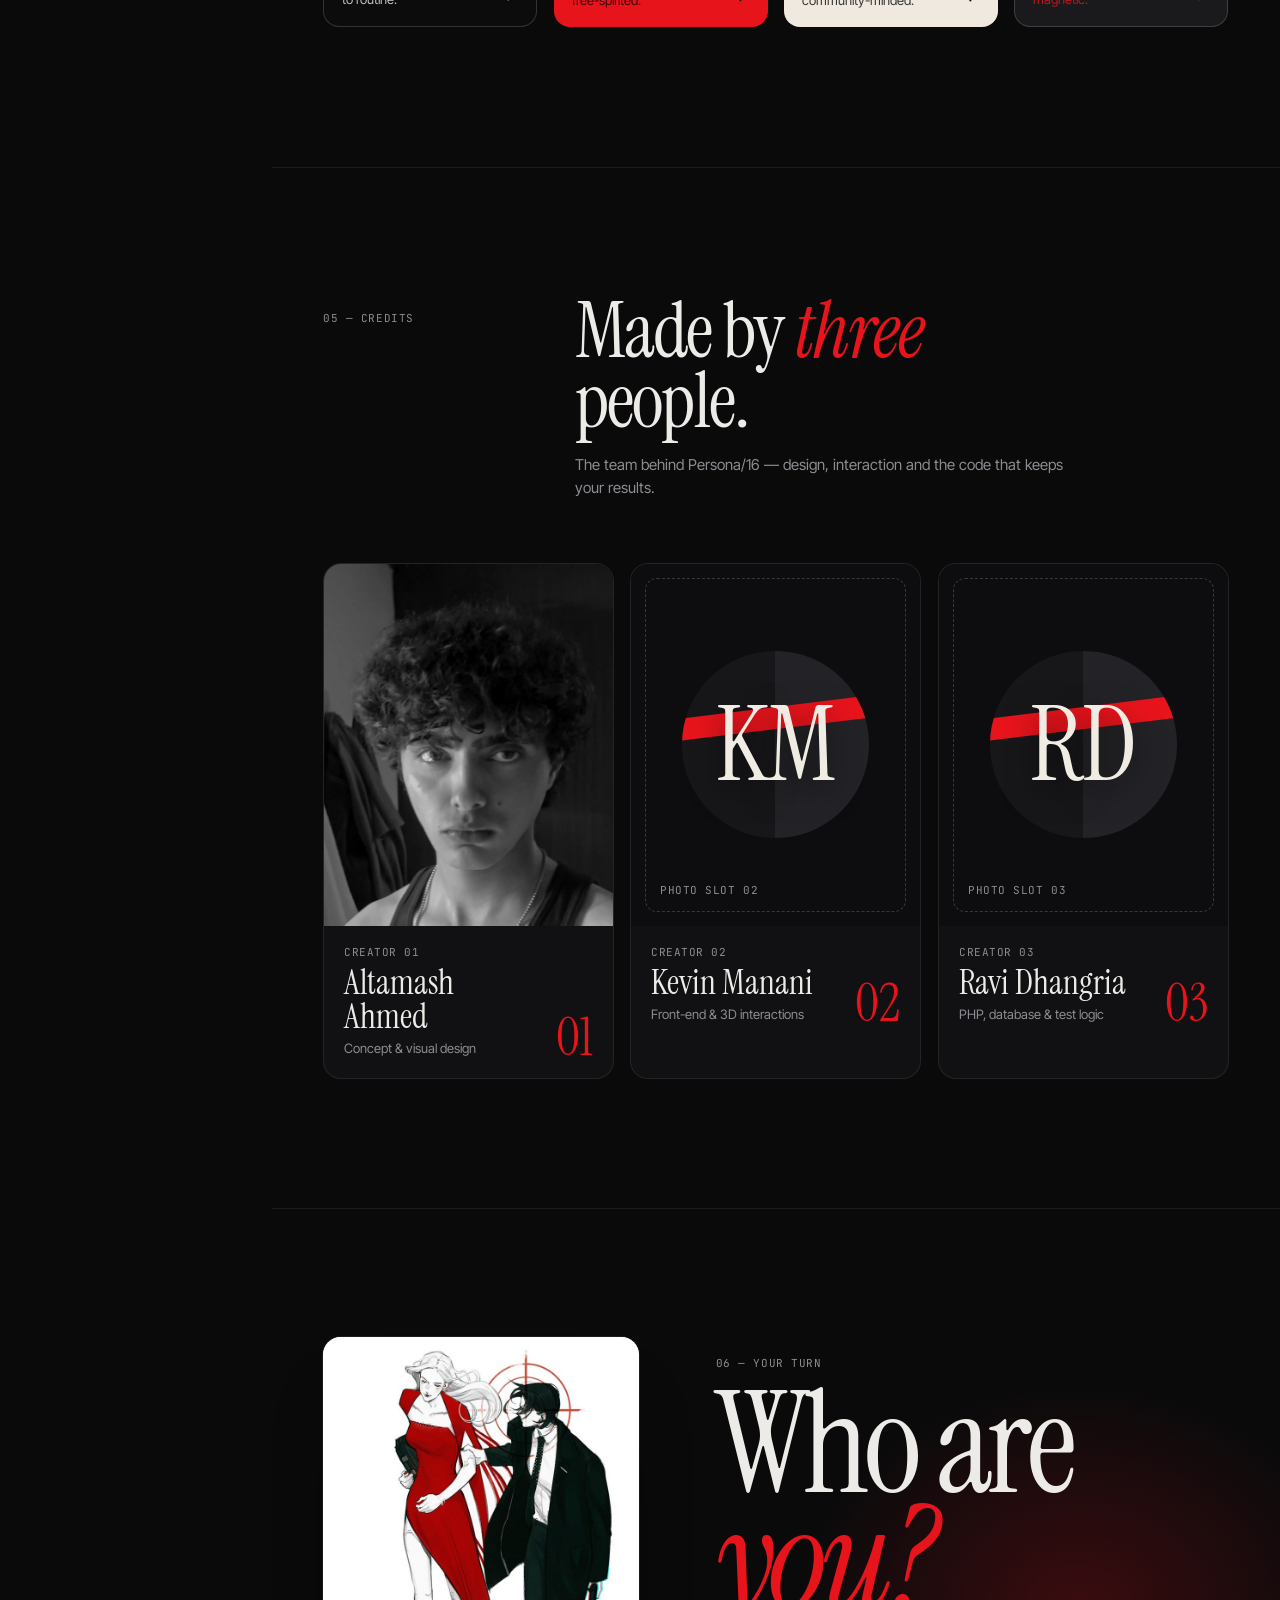
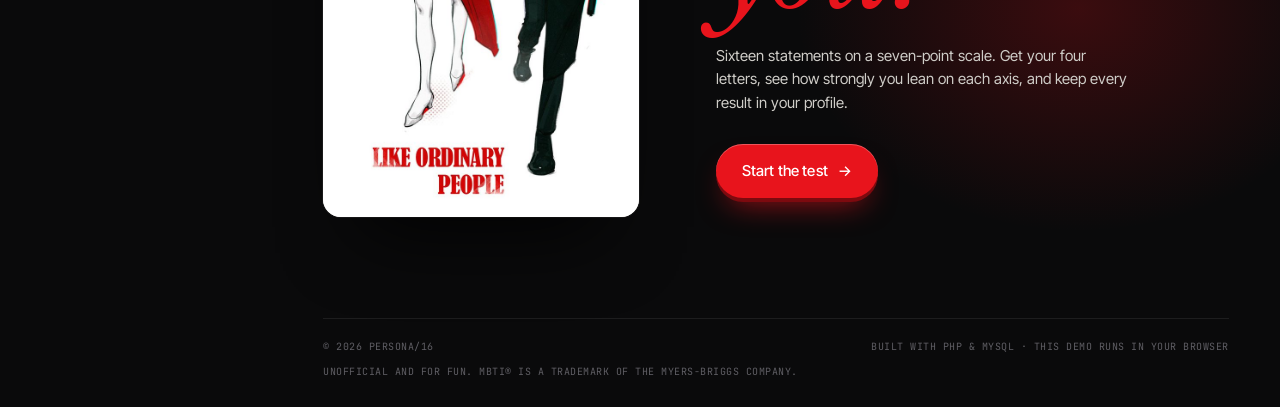
<file: persona16/index.html>
<!doctype html>
<html lang="en">
<head>
<meta charset="utf-8">
<meta name="viewport" content="width=device-width, initial-scale=1">
<title>Know thyself — Persona/16</title>
<meta name="description" content="Persona/16 — a 16-question personality test. Four axes, sixteen types, and every result saved to your profile.">
<meta name="theme-color" content="#0a0a0b">
<meta name="color-scheme" content="dark">
<link rel="icon" href="data:image/svg+xml,%3Csvg xmlns='http://www.w3.org/2000/svg' viewBox='0 0 64 64'%3E%3Crect width='64' height='64' rx='14' fill='%23e8141c'/%3E%3Ccircle cx='32' cy='38' r='19' fill='%230a0a0a'/%3E%3Crect x='6' y='27' width='52' height='7' fill='%23e8141c' transform='rotate(-7 32 30)'/%3E%3C/svg%3E">
<link rel="preconnect" href="https://fonts.googleapis.com">
<link rel="preconnect" href="https://fonts.gstatic.com" crossorigin>
<link rel="stylesheet" href="https://fonts.googleapis.com/css2?family=Instrument+Serif:ital@0;1&family=Inter+Tight:wght@400;500;600&family=JetBrains+Mono:wght@400;500&display=swap">
<script>document.documentElement.classList.add('js')</script>
<style>
:root{
  --bg:#0a0a0b;--bg-2:#111113;--bg-3:#18181b;--bg-4:#222226;
  --line:rgba(255,255,255,.08);--line-2:rgba(255,255,255,.16);
  --text:#ecebe7;--soft:#cfcdc8;--mute:#8d8c92;--dim:#5f5e64;--paper:#f1ece3;
  --red:#e8141c;--red-2:#ff3b40;--red-deep:#7d0a0f;
  --serif:'Instrument Serif','Times New Roman',Times,serif;
  --sans:'Inter Tight',system-ui,-apple-system,'Segoe UI',Roboto,sans-serif;
  --mono:'JetBrains Mono',ui-monospace,'Cascadia Mono',Consolas,monospace;
  --ease:cubic-bezier(.2,.8,.2,1);
  --side:272px;--pad:clamp(20px,4vw,56px);
  color-scheme:dark;
}
*,*::before,*::after{box-sizing:border-box}
*{margin:0;padding:0}
html{scroll-behavior:smooth;-webkit-text-size-adjust:100%}
body{min-height:100vh;background:var(--bg);color:var(--text);font:400 15px/1.55 var(--sans);-webkit-font-smoothing:antialiased;-moz-osx-font-smoothing:grayscale;overflow-x:hidden}
body.locked{overflow:hidden}
body::after{content:"";position:fixed;inset:0;z-index:300;pointer-events:none;opacity:.05;background-image:url("data:image/svg+xml,%3Csvg xmlns='http://www.w3.org/2000/svg' width='220' height='220'%3E%3Cfilter id='n'%3E%3CfeTurbulence type='fractalNoise' baseFrequency='.85' numOctaves='3' stitchTiles='stitch'/%3E%3CfeColorMatrix type='saturate' values='0'/%3E%3C/filter%3E%3Crect width='100%25' height='100%25' filter='url(%23n)'/%3E%3C/svg%3E")}
img{display:block;max-width:100%;height:auto}
a{color:inherit;text-decoration:none}
button{font:inherit;color:inherit;background:none;border:0;cursor:pointer;text-align:inherit}
input{font:inherit;color:inherit}
ol,ul{list-style:none}
em{font-style:italic}
:focus-visible{outline:2px solid var(--red-2);outline-offset:3px;border-radius:6px}
::selection{background:var(--red);color:#fff}
[hidden]{display:none!important}
.mono{font-family:var(--mono);font-size:11px;line-height:1.5;letter-spacing:.05em;text-transform:uppercase;color:var(--mute)}
.sr{position:absolute!important;width:1px;height:1px;overflow:hidden;clip:rect(0 0 0 0);clip-path:inset(50%);white-space:nowrap}

/* ---------- buttons ---------- */
.btn{--h:46px;position:relative;display:inline-flex;align-items:center;justify-content:center;gap:10px;height:var(--h);padding:0 22px;border-radius:999px;font-size:14px;font-weight:500;letter-spacing:.01em;white-space:nowrap;user-select:none;transition:transform .25s var(--ease),box-shadow .25s var(--ease),background-color .25s,border-color .25s,color .25s,opacity .25s}
.btn i{font-style:normal;display:inline-block;transition:transform .3s var(--ease)}
.btn:hover i{transform:translateX(4px)}
.btn-sm{--h:36px;padding:0 14px;font-size:13px}
.btn-lg{--h:54px;padding:0 26px;font-size:15px}
.btn-block{display:flex;width:100%}
.btn-red{background:var(--red);color:#fff;box-shadow:inset 0 1px 0 rgba(255,255,255,.28),0 4px 0 var(--red-deep),0 16px 30px -12px rgba(232,20,28,.7)}
.btn-red:hover{transform:translateY(-2px);box-shadow:inset 0 1px 0 rgba(255,255,255,.28),0 6px 0 var(--red-deep),0 22px 38px -12px rgba(232,20,28,.8)}
.btn-red:active{transform:translateY(3px);box-shadow:inset 0 1px 0 rgba(255,255,255,.2),0 1px 0 var(--red-deep),0 6px 14px -8px rgba(232,20,28,.6)}
.btn-ghost{border:1px solid var(--line-2);background:rgba(255,255,255,.02)}
.btn-ghost:hover{border-color:rgba(255,255,255,.5);background:rgba(255,255,255,.06)}
.btn-paper{background:var(--paper);color:#0a0a0a}
.btn-paper:hover{background:#fff}
.btn:disabled{opacity:.3;pointer-events:none}
.round{display:grid;place-items:center;width:44px;height:44px;border-radius:50%;background:rgba(28,28,31,.92);border:1px solid var(--line-2);font-size:22px;line-height:1;transition:background-color .2s,transform .25s var(--ease)}
.round:hover{background:#2c2c31;transform:scale(1.07)}
.linkish{font:inherit;color:inherit;letter-spacing:inherit;text-transform:inherit}
.linkish:hover{color:var(--text)}

/* ---------- brand + 3D cube ---------- */
.brand{display:inline-flex;align-items:center;gap:12px;font-family:var(--mono);font-size:12px;font-weight:500;letter-spacing:.16em;text-transform:uppercase}
.brand b{color:var(--red);font-weight:500}
.cube{position:relative;width:16px;height:16px;flex:none;transform-style:preserve-3d;animation:cube 9s linear infinite}
.cube i{position:absolute;inset:0;background:var(--red);border:1px solid rgba(0,0,0,.35)}
.cube i:nth-child(1){transform:translateZ(8px)}
.cube i:nth-child(2){transform:rotateY(180deg) translateZ(8px)}
.cube i:nth-child(3){transform:rotateY(90deg) translateZ(8px);background:#b40f16}
.cube i:nth-child(4){transform:rotateY(-90deg) translateZ(8px);background:#b40f16}
.cube i:nth-child(5){transform:rotateX(90deg) translateZ(8px);background:#ff4a4f}
.cube i:nth-child(6){transform:rotateX(-90deg) translateZ(8px);background:#8f0b10}
@keyframes cube{from{transform:rotateX(-24deg) rotateY(0deg)}to{transform:rotateX(-24deg) rotateY(360deg)}}

/* ---------- shell + sidebar ---------- */
.shell{display:grid;grid-template-columns:var(--side) minmax(0,1fr);min-height:100vh}
.side{position:sticky;top:0;height:100vh;height:100dvh;display:flex;flex-direction:column;gap:30px;padding:28px 24px 22px;border-right:1px solid var(--line);background:linear-gradient(180deg,#0e0e10,#0a0a0b);z-index:40}
.side-top{display:flex;align-items:center;justify-content:space-between}
.side-body{display:flex;flex-direction:column;gap:28px;flex:1;min-height:0}
.side-intro{font-size:13px;line-height:1.6;color:var(--mute);max-width:30ch}
.side-nav{display:flex;flex-direction:column;border-top:1px solid var(--line)}
.side-nav a{display:flex;align-items:center;gap:14px;padding:11px 0;border-bottom:1px solid var(--line);font-size:14px;color:var(--mute);transition:color .2s,padding .35s var(--ease)}
.side-nav .n{font-family:var(--mono);font-size:10.5px;color:var(--dim);width:18px}
.side-nav .arr{margin-left:auto;color:var(--red);opacity:0;transform:translateX(-6px);transition:opacity .2s,transform .3s var(--ease)}
.side-nav a:hover,.side-nav a.active{color:var(--text);padding-left:6px}
.side-nav a:hover .arr,.side-nav a.active .arr{opacity:1;transform:none}
.side-nav a.active .n{color:var(--red)}
.side-auth{margin-top:auto;display:flex;flex-direction:column;gap:10px}
.side-row{display:flex;gap:8px}
.side-row>*{flex:1}
.side-row form{display:flex}
.side-row form .btn{flex:1}
.me{display:flex;align-items:center;gap:12px;padding:12px;border:1px solid var(--line);border-radius:14px;background:var(--bg-2)}
.avatar{display:grid;place-items:center;flex:none;width:38px;height:38px;border-radius:50%;background:var(--red);color:#fff;font-family:var(--serif);font-size:18px}
.me-txt{display:flex;flex-direction:column;min-width:0}
.me-txt b{font-weight:500;white-space:nowrap;overflow:hidden;text-overflow:ellipsis}
.side-foot{font-size:10px;color:var(--dim)}
.menu-btn{display:none;position:relative;width:40px;height:40px;border-radius:50%;border:1px solid var(--line-2)}
.menu-btn span{position:absolute;left:12px;right:12px;height:1.5px;background:var(--text);transition:transform .3s var(--ease),top .3s var(--ease)}
.menu-btn span:first-child{top:16px}
.menu-btn span:last-child{top:22px}
.side.open .menu-btn span:first-child{top:19px;transform:rotate(45deg)}
.side.open .menu-btn span:last-child{top:19px;transform:rotate(-45deg)}
.main{min-width:0;position:relative}
@media (max-width:960px){
  .shell{grid-template-columns:1fr}
  .side{position:fixed;inset:0 0 auto 0;height:auto;gap:0;padding:12px var(--pad);border-right:0;border-bottom:1px solid var(--line);background:rgba(10,10,11,.82);-webkit-backdrop-filter:blur(14px);backdrop-filter:blur(14px)}
  .menu-btn{display:block}
  .side-body{display:none}
  .side.open{height:100vh;height:100dvh;background:#0a0a0b}
  .side.open .side-body{display:flex;padding:28px 0 8px;overflow:auto}
}

/* ---------- hero ---------- */
.hero{--cw:156px;--ch:224px;--r:450px;position:relative;min-height:100vh;min-height:100svh;padding:28px var(--pad) 36px;display:grid;grid-template-rows:auto minmax(0,1fr) auto;gap:12px;overflow:hidden;isolation:isolate}
.hero::before{content:"";position:absolute;left:50%;bottom:-30%;width:130%;height:80%;transform:translateX(-50%);background:radial-gradient(50% 50% at 50% 50%,rgba(232,20,28,.30),rgba(232,20,28,0) 70%);z-index:-2;pointer-events:none}
.hero::after{content:"";position:absolute;inset:0;z-index:-1;pointer-events:none;background-image:linear-gradient(90deg,rgba(255,255,255,.045) 1px,transparent 1px);background-size:calc(100% / 6) 100%;-webkit-mask-image:linear-gradient(180deg,transparent,#000 25%,#000 75%,transparent);mask-image:linear-gradient(180deg,transparent,#000 25%,#000 75%,transparent)}
.hero-meta{display:flex;justify-content:space-between;gap:16px;position:relative;z-index:3}
.hero-stage{position:relative;min-height:max(calc(var(--ch) * 2.15),360px)}
.hero-title{position:absolute;inset:0;display:flex;flex-direction:column;justify-content:space-between;font-family:var(--serif);font-weight:400;font-size:clamp(88px,14vw,236px);line-height:.8;letter-spacing:-.035em;pointer-events:none;user-select:none;z-index:0}
.hero-title .l2{align-self:flex-end;color:var(--red);padding-right:.04em}
.ring-scene{position:absolute;inset:0;perspective:1600px;perspective-origin:50% 42%;z-index:2;cursor:grab;touch-action:pan-y;user-select:none;-webkit-user-select:none}
.ring-scene.grabbing{cursor:grabbing}
.ring{position:absolute;left:50%;top:50%;width:var(--cw);height:var(--ch);margin:calc(var(--ch) / -2) 0 0 calc(var(--cw) / -2);transform-style:preserve-3d;transform:translateZ(calc(var(--r) * -1)) rotateX(var(--tilt,-10deg)) rotateY(var(--angle,0deg))}
.ring-card{position:absolute;inset:0;display:block;transform-style:preserve-3d;transform:rotateY(var(--a)) translateZ(var(--r));border-radius:12px;cursor:inherit}
.rc-face{position:absolute;inset:0;display:block;border-radius:12px;overflow:hidden;-webkit-backface-visibility:hidden;backface-visibility:hidden}
.rc-front{box-shadow:0 30px 60px -24px rgba(0,0,0,.9)}
.rc-front::before{content:"";position:absolute;inset:0;z-index:7;border-radius:inherit;box-shadow:inset 0 0 0 1px rgba(255,255,255,.12);pointer-events:none}
.rc-front::after{content:"";position:absolute;inset:0;z-index:6;background:#050505;opacity:calc((1 - var(--d,1)) * .82);pointer-events:none}
.rc-back{transform:rotateY(180deg);display:grid;place-items:center;background:#0e0e10;box-shadow:inset 0 0 0 1px rgba(255,255,255,.06)}
.rc-back::before{content:"";position:absolute;left:0;right:0;top:46%;height:8%;background:rgba(232,20,28,.32)}
.rc-back b{position:relative;font-family:var(--mono);font-weight:400;font-size:11px;letter-spacing:.24em;color:rgba(255,255,255,.2)}
.ring-card:focus-visible{outline:none}
.ring-card:focus-visible .rc-front{outline:2px solid var(--red-2);outline-offset:4px}
.ring-floor{position:absolute;left:50%;top:calc(50% + var(--ch) * .58);width:min(1000px,100%);height:110px;transform:translateX(-50%);background:radial-gradient(50% 50% at 50% 50%,rgba(232,20,28,.30),transparent 70%);filter:blur(8px);pointer-events:none}
.drag-hint{color:var(--dim);white-space:nowrap}
@media (min-width:1400px){.hero{--cw:178px;--ch:256px;--r:520px}}
@media (max-width:1100px){.drag-hint{display:none}}
.hero-foot{position:relative;z-index:3;display:grid;grid-template-columns:minmax(0,1fr) auto;align-items:end;gap:24px 48px}
.hero-lede{max-width:42ch;color:var(--soft);font-size:16px;margin-bottom:22px}
.hero-cta{display:flex;flex-wrap:wrap;gap:10px}
.hero-stats{display:flex;gap:32px}
.hero-stats li{display:flex;flex-direction:column;gap:4px}
.hero-stats b{font-family:var(--serif);font-weight:400;font-size:48px;line-height:.9;letter-spacing:0;text-transform:none;color:var(--text)}
@media (max-width:960px){.hero{padding-top:84px}}
@media (max-width:720px){
  .hero{--cw:112px;--ch:162px;--r:320px}
  .hero-stage{min-height:calc(var(--ch) * 2.6)}
  .hero-foot{grid-template-columns:1fr}
  .hero-stats{gap:24px}
  .hero-stats b{font-size:36px}
  .hero-meta span:last-child{display:none}
}

/* ---------- posters (type artwork or typographic) ---------- */
.poster{position:relative;display:block;width:100%;height:100%;overflow:hidden;background:var(--pbg);color:var(--pfg);container-type:inline-size;isolation:isolate}
.g-NT{--pbg:#0c0c0d;--pfg:#f1ece3;--pa:#f1ece3;--pb:#202024;--pband:var(--red);--pcode:var(--red)}
.g-NF{--pbg:var(--red);--pfg:#0a0a0a;--pa:#f1ece3;--pb:#0a0a0a;--pband:var(--red);--pcode:#fff}
.g-SJ{--pbg:#efe9df;--pfg:#0a0a0a;--pa:#0a0a0a;--pb:var(--red);--pband:#efe9df;--pcode:var(--red)}
.g-SP{--pbg:#1a1a1d;--pfg:var(--red);--pa:var(--red);--pb:#f1ece3;--pband:#1a1a1d;--pcode:#f1ece3}
.p-name{position:absolute;top:6cqw;left:0;right:0;z-index:1;display:block;text-align:center;font-family:var(--serif);text-transform:uppercase;line-height:.86;letter-spacing:-.01em;white-space:nowrap;color:var(--pfg)}
.p-code{position:absolute;right:8cqw;top:27cqw;z-index:4;display:block;font-family:var(--serif);font-size:12cqw;line-height:1;color:var(--pcode);padding-bottom:1.2cqw;border-bottom:.5cqw solid currentColor}
.p-orb{position:absolute;left:50%;bottom:-20cqw;z-index:2;display:block;width:96cqw;height:96cqw;border-radius:50%;transform:translateX(-50%);overflow:hidden;background:linear-gradient(90deg,var(--pb) 50%,var(--pa) 50%)}
.p-orb i{position:absolute;left:-6%;right:-6%;top:27%;height:12%;background:var(--pband);transform:rotate(-7deg)}
.p-no{position:absolute;left:7cqw;top:29cqw;z-index:5;display:block;font-family:var(--mono);font-size:3.6cqw;letter-spacing:.12em;color:var(--pfg);opacity:.7}
.poster.has-art img{position:absolute;inset:0;width:100%;height:100%;object-fit:cover;-webkit-user-drag:none}
.p-tag{position:absolute;left:0;right:0;bottom:0;z-index:2;display:flex;align-items:baseline;gap:3cqw;padding:18cqw 6cqw 5cqw;background:linear-gradient(180deg,transparent,rgba(0,0,0,.88));font-family:var(--mono);font-size:4.2cqw;letter-spacing:.08em;text-transform:uppercase;color:#d8d4cc}
.p-tag b{font-family:var(--serif);font-weight:400;font-size:13cqw;line-height:1;letter-spacing:0;color:#fff}

/* ---------- sections ---------- */
.sec{position:relative;padding:clamp(80px,10vw,150px) var(--pad);border-top:1px solid var(--line)}
.sec-head{display:grid;grid-template-columns:minmax(140px,220px) minmax(0,1fr);gap:16px 32px;margin-bottom:clamp(36px,5vw,64px);align-items:start}
.sec-head>.mono{padding-top:14px}
.sec-title{font-family:var(--serif);font-weight:400;font-size:clamp(46px,6vw,96px);line-height:.92;letter-spacing:-.025em;max-width:14ch}
.sec-title em{color:var(--red)}
.sec-sub{grid-column:2;color:var(--mute);max-width:56ch}
@media (max-width:720px){.sec-head{grid-template-columns:1fr}.sec-sub{grid-column:1}.sec-head>.mono{padding-top:0}}

/* ---------- reveal + 3D tilt ---------- */
.js .reveal{opacity:0;translate:0 40px}
.js .reveal.in{opacity:1;translate:0 0}
.reveal,[data-tilt]{transition:opacity 1s var(--ease) var(--delay,0ms),translate 1s var(--ease) var(--delay,0ms),transform var(--tt,.6s) var(--ease),box-shadow .4s,border-color .3s}
[data-tilt]{transform:perspective(1000px) rotateX(var(--rx,0deg)) rotateY(var(--ry,0deg))}
[data-tilt].tilting{--tt:.12s}
.glare{position:absolute;inset:0;z-index:8;pointer-events:none;border-radius:inherit;background:radial-gradient(circle at var(--mx,50%) var(--my,50%),rgba(255,255,255,.2),rgba(255,255,255,0) 46%);opacity:0;transition:opacity .35s}
.tilting .glare{opacity:1}

/* ---------- gallery ---------- */
.masonry{column-count:3;column-gap:16px}
@media (max-width:1180px){.masonry{column-count:2}}
@media (max-width:600px){.masonry{column-count:1}}
.tile{position:relative;display:inline-block;width:100%;margin:0 0 16px;border-radius:16px;background:var(--bg-2);border:1px solid var(--line);overflow:hidden;cursor:zoom-in;break-inside:avoid}
.tile:hover{border-color:var(--line-2);box-shadow:0 40px 60px -30px rgba(0,0,0,.9),0 0 0 1px rgba(232,20,28,.3)}
.tile-media{position:relative;display:block;overflow:hidden;background:#000}
.tile-media img{position:relative;z-index:1;width:100%;height:100%;object-fit:cover;transition:transform 1.1s var(--ease)}
.tile:hover .tile-media img{transform:scale(1.045)}
.tile-fallback{position:absolute;inset:0;display:grid;place-items:center;font-family:var(--serif);font-size:56px;color:var(--red);background:var(--bg-3)}
.tile figcaption{display:flex;justify-content:space-between;gap:12px;padding:11px 14px;font-size:10.5px}
.tile figcaption span:first-child{color:var(--text)}
.tile.is-out{display:none}
.filters{display:flex;flex-wrap:wrap;gap:8px;margin:0 0 24px}
.filter-btn{display:inline-flex;align-items:center;gap:8px;height:36px;padding:0 15px;border-radius:999px;border:1px solid var(--line-2);font-size:13px;color:var(--soft);transition:background-color .25s,border-color .25s,color .25s,transform .25s var(--ease)}
.filter-btn b{font-family:var(--mono);font-size:10px;font-weight:400;color:var(--mute)}
.filter-btn:hover{border-color:rgba(255,255,255,.45);color:var(--text);transform:translateY(-1px)}
.filter-btn[aria-pressed="true"]{background:var(--paper);border-color:var(--paper);color:#0a0a0a}
.filter-btn[aria-pressed="true"] b{color:var(--red)}

/* ---------- axes (3D flip cards) ---------- */
.axes{display:grid;grid-template-columns:repeat(4,minmax(0,1fr));gap:16px}
@media (max-width:1180px){.axes{grid-template-columns:repeat(2,minmax(0,1fr))}}
@media (max-width:560px){.axes{grid-template-columns:1fr}}
.flip{display:block;width:100%;height:360px;perspective:1100px}
.flip-inner{position:relative;display:block;width:100%;height:100%;transform-style:preserve-3d;transition:transform .9s var(--ease)}
.flip.flipped .flip-inner,.flip:focus-visible .flip-inner{transform:rotateY(180deg)}
@media (hover:hover){.flip:hover .flip-inner{transform:rotateY(180deg)}}
.flip:focus-visible{outline:none}
.flip-face{position:absolute;inset:0;display:flex;flex-direction:column;justify-content:space-between;padding:22px;border-radius:18px;overflow:hidden;-webkit-backface-visibility:hidden;backface-visibility:hidden}
.flip-front{background:linear-gradient(160deg,#16161a,#0e0e10);border:1px solid var(--line)}
.flip-front::after{content:"";position:absolute;left:-10%;right:-10%;top:56%;height:12px;background:var(--red);transform:rotate(-6deg);opacity:.9}
.axis-letters{position:relative;z-index:1;display:flex;align-items:baseline;gap:8px;font-family:var(--serif);font-size:124px;line-height:.8;letter-spacing:-.02em}
.axis-letters b{font-weight:400}
.axis-letters i{color:var(--red);font-size:.7em}
.axis-names{position:relative;z-index:1;font-size:15px;color:var(--soft)}
.axis-names em{color:var(--mute)}
.flip-hint{position:relative;z-index:1;color:var(--dim)}
.flip-back{transform:rotateY(180deg);justify-content:center;gap:6px;background:var(--red);color:#0a0a0a}
.pole{display:flex;flex-direction:column;gap:6px;padding:14px 0}
.pole+.pole{border-top:1px solid rgba(0,0,0,.25)}
.pole b{font-family:var(--serif);font-weight:400;font-size:30px;line-height:1}
.pole span{font-size:14px;line-height:1.45}

/* ---------- 16 types ---------- */
.temps{display:grid;grid-template-columns:repeat(4,minmax(0,1fr));gap:16px}
@media (max-width:1180px){.temps{grid-template-columns:repeat(2,minmax(0,1fr))}}
@media (max-width:560px){.temps{grid-template-columns:1fr}}
.temp-head{display:flex;flex-direction:column;gap:4px;padding:0 2px 14px;margin-bottom:14px;border-bottom:1px solid var(--line)}
.temp-head .mono{color:var(--text)}
.temp-desc{font-size:13px;color:var(--mute)}
.tcard{position:relative;display:flex;flex-direction:column;width:100%;min-height:184px;padding:18px;margin-bottom:12px;border-radius:16px;overflow:hidden;background:var(--pbg);color:var(--pfg)}
.tcard.g-NT,.tcard.g-SP{border:1px solid var(--line-2)}
.tcard:hover{box-shadow:0 30px 50px -24px rgba(0,0,0,.9)}
.tc-orb{position:absolute;right:-34px;top:-34px;width:120px;height:120px;border-radius:50%;overflow:hidden;background:linear-gradient(90deg,var(--pb) 50%,var(--pa) 50%);opacity:.95;transition:transform .8s var(--ease)}
.tc-orb i{position:absolute;left:-10%;right:-10%;top:50%;height:13%;background:var(--pband);transform:rotate(-7deg)}
.tcard:hover .tc-orb{transform:rotate(-20deg) scale(1.08)}
.tc-code{position:relative;font-family:var(--serif);font-size:62px;line-height:.85;letter-spacing:-.01em}
.tc-name{position:relative;margin-top:10px;color:inherit;opacity:.85}
.g-NT .tc-name{color:var(--red);opacity:1}
.tc-tag{position:relative;margin-top:auto;padding-top:18px;padding-right:26px;font-size:13px;line-height:1.4;opacity:.8}
.tc-arr{position:absolute;right:16px;bottom:14px;font-size:18px;transition:transform .3s var(--ease)}
.tcard:hover .tc-arr{transform:translate(3px,-3px)}
.you{position:absolute;left:18px;top:-1px;z-index:3;padding:3px 8px 4px;border-radius:0 0 8px 8px;background:#fff;color:#0a0a0a;font-size:10px}
.tcard.is-mine{box-shadow:0 0 0 2px #fff,0 24px 50px -20px rgba(232,20,28,.8)}
.tcard.is-mine .tc-code{margin-top:10px}

/* ---------- creators ---------- */
.creators{display:grid;grid-template-columns:repeat(3,minmax(0,1fr));gap:16px}
@media (max-width:900px){.creators{grid-template-columns:repeat(2,minmax(0,1fr))}}
@media (max-width:560px){.creators{grid-template-columns:1fr}}
.creator{position:relative;border-radius:18px;border:1px solid var(--line);background:var(--bg-2);overflow:hidden}
.creator:hover{border-color:var(--line-2)}
.creator-photo{position:relative;aspect-ratio:4/5;background:#0d0d0f;overflow:hidden}
.creator-photo img{width:100%;height:100%;object-fit:cover;filter:grayscale(1) contrast(1.08);transition:filter .6s,transform 1s var(--ease)}
.creator:hover .creator-photo img{filter:none;transform:scale(1.03)}
.photo-slot{position:absolute;inset:14px;display:grid;place-items:center;border:1px dashed rgba(255,255,255,.18);border-radius:12px;overflow:hidden}
.slot-orb{position:absolute;width:72%;aspect-ratio:1;border-radius:50%;overflow:hidden;background:linear-gradient(90deg,#17171a 50%,#232327 50%)}
.slot-orb i{position:absolute;left:-10%;right:-10%;top:30%;height:12%;background:var(--red);transform:rotate(-7deg)}
.slot-initials{position:relative;z-index:1;font-family:var(--serif);font-size:104px;line-height:1;color:var(--paper);text-shadow:0 10px 30px rgba(0,0,0,.6)}
.slot-label{position:absolute;left:14px;bottom:12px}
.creator-meta{display:flex;align-items:flex-end;justify-content:space-between;gap:16px;padding:18px 20px 20px}
.creator-meta h3{font-family:var(--serif);font-weight:400;font-size:34px;line-height:1;margin:6px 0 4px}
.creator-role{font-size:13px;color:var(--mute)}
.creator-no{font-family:var(--serif);font-size:52px;line-height:.8;color:var(--red)}

/* ---------- outro ---------- */
.outro{position:relative;padding:clamp(80px,10vw,150px) var(--pad) 28px;border-top:1px solid var(--line);overflow:hidden;isolation:isolate}
.outro::before{content:"";position:absolute;right:-20%;top:10%;width:80%;height:80%;background:radial-gradient(50% 50% at 50% 50%,rgba(232,20,28,.22),transparent 70%);z-index:-1;pointer-events:none}
.outro-grid{display:grid;grid-template-columns:minmax(0,.8fr) minmax(0,1.3fr);gap:clamp(32px,6vw,96px);align-items:center}
.outro-art{position:relative;max-width:400px;aspect-ratio:736/1118;border-radius:18px;overflow:hidden;background:#f4f2ee;box-shadow:0 50px 80px -40px rgba(0,0,0,.9),0 0 0 1px var(--line)}
.outro-art img{width:100%;height:100%;object-fit:cover}
.outro h2{font-family:var(--serif);font-weight:400;font-size:clamp(78px,11vw,188px);line-height:.82;letter-spacing:-.035em;margin:16px 0 26px}
.outro h2 em{color:var(--red)}
.outro .lede{max-width:46ch;color:var(--soft);margin-bottom:30px}
.foot-line{display:flex;flex-wrap:wrap;justify-content:space-between;gap:10px 24px;margin-top:clamp(64px,8vw,120px);padding-top:20px;border-top:1px solid var(--line);font-size:10px;color:var(--dim)}
.foot-admin{color:var(--mute);border-bottom:1px solid var(--red);transition:color .2s}
.foot-admin:hover{color:var(--text)}
@media (max-width:800px){.outro-grid{grid-template-columns:1fr}.outro-art{max-width:280px}}

/* ---------- layers: gallery viewer + type modal ---------- */
.layer{position:fixed;inset:0;z-index:100;display:grid;place-items:center;padding:24px;opacity:0;transition:opacity .38s var(--ease)}
.layer.open{opacity:1}
.layer-backdrop{position:absolute;inset:0;background:rgba(4,4,5,.86);-webkit-backdrop-filter:blur(16px);backdrop-filter:blur(16px)}
.v-panel,.t-panel{position:relative;background:var(--bg-2);border:1px solid var(--line);border-radius:20px;overflow:hidden;box-shadow:0 60px 120px -40px rgba(0,0,0,.95);transform:perspective(1400px) translateY(34px) rotateX(9deg) scale(.96);transition:transform .65s var(--ease)}
.layer.open .v-panel,.layer.open .t-panel{transform:none}
.v-panel{width:min(1240px,calc(100vw - 150px));height:min(780px,calc(100vh - 48px));display:grid;grid-template-columns:300px minmax(0,1fr)}
.v-info{display:flex;flex-direction:column;gap:14px;padding:26px 24px;border-right:1px solid var(--line);overflow:auto}
.v-info h3{font-family:var(--serif);font-weight:400;font-size:46px;line-height:.95;letter-spacing:-.01em}
.v-code{align-self:flex-start;font-family:var(--serif);font-size:24px;line-height:1.1;color:var(--red);border-bottom:1px solid currentColor}
.v-note{color:var(--soft);font-size:14px}
.v-type{align-self:flex-start}
.v-keys{margin-top:auto;color:var(--dim)}
.v-media{--vp:clamp(12px,2vw,28px);position:relative;min-height:0;background:#050506}
.v-media img{position:absolute;left:var(--vp);top:var(--vp);width:calc(100% - var(--vp) * 2);height:calc(100% - var(--vp) * 2);object-fit:contain;opacity:0;transform:scale(.98);transition:opacity .45s,transform .6s var(--ease)}
.v-media img.loaded{opacity:1;transform:none}
.v-close{position:absolute;top:18px;left:18px;z-index:3}
.v-prev,.v-next{position:absolute;top:50%;z-index:3;translate:0 -50%}
.v-prev{left:18px}
.v-next{right:18px}
.t-panel{width:min(1000px,100%);max-height:calc(100vh - 48px);display:grid;grid-template-columns:minmax(0,.9fr) minmax(0,1.1fr)}
.t-poster{position:relative;min-height:500px}
.t-poster .poster{position:absolute;inset:0}
.t-info{display:flex;flex-direction:column;align-items:flex-start;gap:12px;padding:clamp(24px,3.4vw,44px);overflow:auto}
.t-code{font-family:var(--serif);font-size:104px;line-height:.8;letter-spacing:-.02em;color:var(--red);margin-top:8px}
.t-info h3{font-family:var(--serif);font-weight:400;font-size:42px;line-height:1}
.t-tag{font-size:17px}
.t-desc{color:#bdbbb6}
.t-close{position:absolute;top:14px;right:14px;z-index:5}
.chips{display:flex;flex-wrap:wrap;gap:8px;margin:6px 0 12px}
.chips li{padding:6px 12px;border-radius:99px;border:1px solid var(--line-2);font-size:12.5px;color:var(--soft)}
.t-more{width:100%;margin:0 0 14px}
.t-thumbs{display:flex;flex-wrap:wrap;gap:8px;margin-top:8px}
.t-thumb{width:68px;height:68px;border-radius:10px;overflow:hidden;border:1px solid var(--line-2);background:#000;transition:transform .25s var(--ease),border-color .2s}
.t-thumb:hover{transform:translateY(-3px);border-color:var(--red)}
.t-thumb img{width:100%;height:100%;object-fit:cover}
@media (max-width:820px){
  .layer{padding:12px}
  .v-panel{width:100%;height:calc(100vh - 24px);height:calc(100dvh - 24px);grid-template-columns:1fr;grid-template-rows:minmax(0,1fr) auto}
  .v-info{order:2;max-height:44vh;padding:18px 18px 20px;border-right:0;border-top:1px solid var(--line)}
  .v-info h3{font-size:34px}
  .v-keys{display:none}
  .v-close{top:22px;left:22px}
  .v-prev,.v-next{top:30%}
  .v-prev{left:22px}
  .v-next{right:22px}
  .t-panel{grid-template-columns:1fr;overflow:auto}
  .t-poster{display:grid;place-items:center;min-height:0;padding:28px 24px 0}
  .t-poster .poster{position:relative;inset:auto;width:min(240px,64%);height:auto;aspect-ratio:4/5;border-radius:14px;box-shadow:0 30px 60px -30px rgba(232,20,28,.6)}
  .t-info{overflow:visible}
  .t-code{font-size:80px}
}

/* ---------- toasts ---------- */
.toasts{position:fixed;top:18px;right:18px;z-index:150;display:flex;flex-direction:column;gap:10px;width:min(380px,calc(100vw - 36px))}
.toast{display:flex;align-items:flex-start;gap:12px;padding:14px 14px 14px 16px;border-radius:14px;background:rgba(24,24,27,.94);-webkit-backdrop-filter:blur(12px);backdrop-filter:blur(12px);border:1px solid var(--line-2);box-shadow:0 24px 50px -20px rgba(0,0,0,.85);font-size:14px;animation:toastIn .6s var(--ease) both}
.toast::before{content:"";flex:none;width:8px;height:8px;margin-top:7px;border-radius:50%;background:var(--c);box-shadow:0 0 12px var(--c)}
.toast-success{--c:var(--paper)}
.toast-error{--c:var(--red-2)}
.toast-info{--c:var(--mute)}
.toast button{margin-left:auto;color:var(--mute);font-size:20px;line-height:1}
.toast button:hover{color:var(--text)}
.toast.out{animation:toastOut .4s var(--ease) both}
@keyframes toastIn{from{opacity:0;transform:perspective(600px) translateX(40px) rotateY(-30deg)}}
@keyframes toastOut{to{opacity:0;transform:perspective(600px) translateX(40px) rotateY(-30deg)}}

/* ---------- top bar (test / result) ---------- */
.topbar{position:sticky;top:0;z-index:30;display:grid;grid-template-columns:1fr auto 1fr;align-items:center;gap:16px;height:64px;padding:0 var(--pad);background:rgba(10,10,11,.8);-webkit-backdrop-filter:blur(14px);backdrop-filter:blur(14px);border-bottom:1px solid var(--line)}
.topbar-mid{color:var(--text)}
.topbar-mid b{color:var(--red);font-weight:500}
.topbar-right{justify-self:end;display:flex;align-items:center;gap:20px}
.topbar-right a:hover{color:var(--text)}
@media (max-width:600px){.topbar .brand-word{display:none}.topbar-right{gap:14px}}

/* ---------- auth ---------- */
.auth{display:grid;grid-template-columns:minmax(0,1fr) minmax(0,1fr);min-height:100vh;min-height:100dvh}
.auth-art{position:relative;overflow:hidden;background:#000;isolation:isolate}
.auth-art img{position:absolute;inset:0;width:100%;height:100%;object-fit:cover;object-position:50% 20%;filter:grayscale(1) contrast(1.05);animation:artIn 1.6s var(--ease) both}
.auth-band{position:absolute;left:-10%;right:-10%;height:9%;z-index:1;background:var(--red);transform-origin:left center;animation:band 1.1s .35s var(--ease) both}
.art-unknown .auth-band{top:25%;mix-blend-mode:screen}
.art-observer .auth-band{top:38%;mix-blend-mode:multiply}
.auth-art::after{content:"";position:absolute;inset:0;z-index:2;background:linear-gradient(180deg,rgba(10,10,11,0) 50%,rgba(10,10,11,.94))}
.auth-quote{position:absolute;left:clamp(20px,3vw,44px);right:clamp(20px,3vw,44px);bottom:clamp(20px,3vw,44px);z-index:3}
.auth-quote .mono{color:var(--soft)}
.auth-big{margin-top:10px;font-family:var(--serif);font-size:clamp(48px,5.4vw,92px);line-height:.88;letter-spacing:-.025em;color:var(--paper)}
.auth-big em{color:var(--red)}
@keyframes artIn{from{opacity:0;transform:scale(1.1)}}
@keyframes band{from{transform:rotate(-5deg) scaleX(0)}to{transform:rotate(-5deg) scaleX(1)}}
.auth-main{display:flex;flex-direction:column;min-width:0;padding:24px var(--pad)}
.auth-top{display:flex;align-items:center;justify-content:space-between;gap:16px}
.back-link:hover{color:var(--text)}
.auth-card{width:100%;max-width:440px;margin:auto;padding:48px 0}
.auth-card h1{margin:14px 0 12px;font-family:var(--serif);font-weight:400;font-size:clamp(58px,6vw,86px);line-height:.88;letter-spacing:-.03em}
.auth-card h1 em{color:var(--red)}
.auth-sub{color:var(--mute);margin-bottom:8px}
.auth-form{display:flex;flex-direction:column}
.auth-form .btn{margin-top:32px}
.form-error{margin-top:14px;padding:12px 14px;border-radius:12px;background:rgba(232,20,28,.1);border:1px solid rgba(232,20,28,.4);color:#ffb3b5;font-size:14px}
.auth-switch{margin-top:24px;color:var(--mute);font-size:14px}
.auth-switch a{color:var(--text);border-bottom:1px solid var(--red);padding-bottom:1px}
.auth-foot{font-size:10px;color:var(--dim)}
.field{position:relative;margin-top:22px}
.field input{display:block;width:100%;height:58px;padding:24px 0 8px;background:transparent;border:0;border-bottom:1px solid var(--line-2);border-radius:0;font-size:16px;outline:none;transition:border-color .25s}
.field input[type=password],.field input[data-was=password]{padding-right:56px}
.field input:-webkit-autofill{-webkit-text-fill-color:var(--text);-webkit-box-shadow:0 0 0 100px var(--bg) inset;caret-color:var(--text)}
.field label{position:absolute;left:0;top:20px;color:var(--mute);font-size:16px;pointer-events:none;transform-origin:left top;transition:transform .25s var(--ease),top .25s var(--ease),color .25s}
.field input:focus+label,.field input:not(:placeholder-shown)+label{top:2px;transform:scale(.74);color:var(--text)}
.field::after{content:"";position:absolute;left:0;top:57px;width:100%;height:1px;background:var(--red);transform:scaleX(0);transform-origin:left;transition:transform .45s var(--ease)}
.field:focus-within::after{transform:scaleX(1)}
.field.has-err input{border-bottom-color:rgba(255,59,64,.6)}
.field-err{display:block;margin-top:8px;color:#ff8a8d;font-size:12.5px}
.pw-toggle{position:absolute;right:0;top:26px;padding:2px 0;color:var(--mute)}
.pw-toggle:hover{color:var(--text)}
@media (max-width:860px){.auth{grid-template-columns:1fr}.auth-art{height:40vh;min-height:280px}.auth-card{padding:36px 0}}

/* ---------- test ---------- */
.page-test{background:radial-gradient(70% 55% at 50% 115%,rgba(232,20,28,.2),transparent 60%) fixed,var(--bg)}
.progress{position:sticky;top:64px;z-index:29;height:2px;background:var(--line)}
.progress span{display:block;width:0;height:100%;background:var(--red);box-shadow:0 0 14px var(--red);transition:width .6s var(--ease)}
.test{position:relative;min-height:calc(100vh - 66px);min-height:calc(100dvh - 66px);display:grid;place-items:center;padding:clamp(28px,5vw,64px) var(--pad);overflow:hidden}
.q-ghost{position:absolute;right:-1vw;bottom:-6vw;font-family:var(--serif);font-size:clamp(220px,36vw,540px);line-height:.8;letter-spacing:-.04em;color:transparent;-webkit-text-stroke:1px rgba(255,255,255,.08);pointer-events:none;user-select:none}
html:not(.js) .q-ghost{display:none}
.test-form{position:relative;z-index:1;width:min(880px,100%)}
.test-intro{margin-bottom:28px}
.q-stage{perspective:1400px}
.q{min-width:0;margin:0 0 64px;padding:0;border:0}
.js .q-stage{position:relative;height:clamp(390px,46vh,450px)}
.js .q{position:absolute;inset:0;margin:0;opacity:0;pointer-events:none;transform:translateX(80px) rotateY(-28deg);transform-origin:0 50%;transition:opacity .5s var(--ease),transform .75s var(--ease)}
.js .q.before{transform:translateX(-80px) rotateY(28deg);transform-origin:100% 50%}
.js .q.active{opacity:1;pointer-events:auto;transform:none}
.q-meta{display:flex;gap:16px}
.q-meta span:first-child{color:var(--red)}
.q-text{max-width:22ch;margin:18px 0 44px;font-family:var(--serif);font-size:clamp(34px,4.6vw,62px);line-height:1.02;letter-spacing:-.015em;text-wrap:balance}
.scale{display:flex;align-items:center;justify-content:space-between;gap:6px;max-width:640px}
.dot{position:relative;display:grid;place-items:center;width:56px;height:56px;cursor:pointer}
.dot input{position:absolute;inset:0;width:100%;height:100%;margin:0;opacity:0;cursor:pointer}
.dot-ring{display:block;width:var(--s);height:var(--s);border-radius:50%;border:2px solid var(--c);pointer-events:none;transition:transform .3s var(--ease),background-color .25s,box-shadow .3s}
.dot:hover .dot-ring{transform:scale(1.12)}
.dot input:checked+.dot-ring{background:var(--c);transform:scale(1.08);box-shadow:0 0 0 6px rgba(255,255,255,.05),0 12px 28px -6px var(--g)}
.dot input:focus-visible+.dot-ring{outline:2px solid #fff;outline-offset:5px}
.d1,.d7{--s:52px}.d2,.d6{--s:42px}.d3,.d5{--s:32px}.d4{--s:22px}
.d1,.d2,.d3{--c:#e6e1d8;--g:rgba(230,225,216,.5)}
.d4{--c:#6c6b71;--g:transparent}
.d5,.d6,.d7{--c:var(--red);--g:rgba(232,20,28,.75)}
.scale-ends{display:flex;justify-content:space-between;max-width:640px;margin-top:14px}
.scale-ends span:first-child{color:#e6e1d8}
.scale-ends span:last-child{color:var(--red-2)}
.test-nav{display:flex;align-items:center;justify-content:space-between;gap:12px;margin-top:20px;padding-top:22px;border-top:1px solid var(--line)}
.test-keys{color:var(--dim)}
html:not(.js) #prevBtn,html:not(.js) #nextBtn,html:not(.js) .test-keys{display:none}
html:not(.js) .test-nav{justify-content:flex-end}
.q.shake{animation:shake .5s}
@keyframes shake{20%,60%{translate:-8px 0}40%,80%{translate:8px 0}}
@media (max-width:640px){
  .dot{width:40px;height:40px}
  .d1,.d7{--s:38px}.d2,.d6{--s:31px}.d3,.d5{--s:25px}.d4{--s:17px}
  .test-keys{display:none}
  .js .q-stage{height:420px}
  .test-nav .btn{padding:0 16px}
}

/* ---------- result ---------- */
.result{max-width:1320px;margin:0 auto;padding:clamp(28px,5vw,64px) var(--pad) 72px}
.r-hero{display:grid;grid-template-columns:minmax(0,5fr) minmax(0,7fr);gap:clamp(32px,6vw,96px);align-items:center}
.r-poster{position:relative;aspect-ratio:4/5;border-radius:20px;overflow:hidden;box-shadow:0 60px 100px -40px rgba(232,20,28,.5),0 0 0 1px var(--line-2)}
.r-poster .poster{position:absolute;inset:0}
.r-code{display:flex;margin:18px 0 12px;font-family:var(--serif);font-weight:400;font-size:clamp(120px,15vw,232px);line-height:.8;letter-spacing:-.02em;color:var(--paper);perspective:800px}
.r-code span{display:inline-block;transform-origin:50% 100%;text-shadow:1px 1px 0 #c3121a,2px 2px 0 #b51018,3px 3px 0 #a70f16,4px 4px 0 #990e14,5px 5px 0 #8b0c12,6px 6px 0 #7d0b10,7px 7px 0 #6f0a0e,8px 8px 0 #61090c,18px 22px 34px rgba(0,0,0,.65);animation:letterIn 1s var(--ease) both;animation-delay:calc(var(--k) * 90ms + 150ms)}
@keyframes letterIn{from{opacity:0;transform:rotateX(-90deg) translateY(20px)}}
.r-name{font-family:var(--serif);font-weight:400;font-size:clamp(38px,4vw,58px);line-height:1}
.r-group{margin-top:10px}
.r-tag{margin-top:22px;font-size:18px}
.r-desc{max-width:56ch;margin-top:10px;color:#bdbbb6}
.r-info .chips{margin-top:20px}
.r-actions{display:flex;flex-wrap:wrap;gap:10px;margin-top:22px}
.r-sec-head{display:flex;align-items:baseline;justify-content:space-between;gap:16px;margin:clamp(64px,8vw,110px) 0 22px;padding-bottom:16px;border-bottom:1px solid var(--line)}
.r-sec-head h3{font-family:var(--serif);font-weight:400;font-size:clamp(38px,4vw,58px);line-height:1}
.r-sec-head h3 em{color:var(--red)}
.bars{display:grid;grid-template-columns:repeat(2,minmax(0,1fr));gap:14px}
.bar{padding:20px 22px;border:1px solid var(--line);border-radius:16px;background:var(--bg-2)}
.bar-head{display:flex;justify-content:space-between;align-items:baseline;gap:12px}
.bar-head b{font-family:var(--serif);font-weight:400;font-size:30px;line-height:1}
.bar-track{position:relative;height:10px;margin:18px 0 12px;border-radius:99px;background:var(--bg-4);overflow:hidden}
.bar-fill{position:absolute;top:0;bottom:0;width:calc(var(--p) * 1%);border-radius:99px;animation:grow 1.4s var(--ease) .4s both}
.bar-fill.from-left{left:0;background:linear-gradient(90deg,var(--red-deep),var(--red))}
.bar-fill.from-right{right:0;background:linear-gradient(270deg,var(--red-deep),var(--red))}
@keyframes grow{from{width:0}}
.bar-mid{position:absolute;left:50%;top:0;bottom:0;width:2px;margin-left:-1px;background:var(--bg-2)}
.bar-ends{display:flex;justify-content:space-between;gap:8px;font-size:10.5px}
.bar-ends .on{color:var(--text)}
.hist{border-top:1px solid var(--line)}
.hist a{display:grid;grid-template-columns:170px 90px minmax(0,1fr) auto 24px;align-items:center;gap:16px;padding:16px 4px;border-bottom:1px solid var(--line);transition:background-color .2s,padding .35s var(--ease)}
.hist a:hover{background:rgba(255,255,255,.025);padding-left:14px}
.h-code{font-family:var(--serif);font-size:32px;line-height:1}
.hist .current .h-code{color:var(--red)}
.h-name{color:var(--soft)}
.h-mini{font-family:var(--mono);font-size:10.5px;color:var(--mute)}
.h-arr{color:var(--red)}
@media (max-width:900px){
  .r-hero{grid-template-columns:1fr}
  .r-poster-wrap{max-width:420px}
  .bars{grid-template-columns:1fr}
  .hist a{grid-template-columns:1fr auto 20px}
  .h-name,.h-mini{display:none}
}

/* ---------- db error ---------- */
.db-error{max-width:760px;margin:0 auto;padding:10vh var(--pad)}
.db-error h1{margin:16px 0 28px;font-family:var(--serif);font-weight:400;font-size:clamp(56px,8vw,110px);line-height:.88;letter-spacing:-.03em}
.db-error h1 em{color:var(--red)}
.db-error ol{display:grid;gap:10px;padding-left:20px;list-style:decimal;color:var(--soft)}
.db-error code{padding:2px 6px;border-radius:6px;background:var(--bg-3);font-family:var(--mono);font-size:.88em;color:var(--text)}
.db-error pre{margin-top:28px;padding:16px;border-radius:12px;background:var(--bg-2);border:1px solid var(--line);font-family:var(--mono);font-size:12px;color:#ff8a8d;white-space:pre-wrap;word-break:break-word}

/* ---------- reduced motion ---------- */
@media (prefers-reduced-motion:reduce){
  *,*::before,*::after{animation-duration:.01ms!important;animation-iteration-count:1!important;transition-duration:.01ms!important;scroll-behavior:auto!important}
  .js .reveal{opacity:1;translate:none}
}</style>
</head>
<body class="page-home" data-p16-page="home">
<div class="shell">
<aside class="side" id="side">
  <div class="side-top">
    <a class="brand" href="index.html" aria-label="Persona/16 home"><span class="cube" aria-hidden="true"><i></i><i></i><i></i><i></i><i></i><i></i></span><span class="brand-word">Persona<b>/</b>16</span></a>    <button class="menu-btn" type="button" aria-label="Menu" aria-expanded="false" aria-controls="sideBody"><span></span><span></span></button>
  </div>
  <div class="side-body" id="sideBody">
    <p class="side-intro">An editorial field guide to the sixteen personality types. Sixteen questions, four letters, one honest mirror.</p>
    <nav class="side-nav" aria-label="Sections">
            <a href="#index" data-nav="index"><span class="n">01</span>Index<span class="arr">→</span></a>
            <a href="#gallery" data-nav="gallery"><span class="n">02</span>Gallery<span class="arr">→</span></a>
            <a href="#axes" data-nav="axes"><span class="n">03</span>The four axes<span class="arr">→</span></a>
            <a href="#types" data-nav="types"><span class="n">04</span>Sixteen types<span class="arr">→</span></a>
            <a href="#creators" data-nav="creators"><span class="n">05</span>Creators<span class="arr">→</span></a>
          </nav>
    <div class="side-auth">
            <div class="side-row">
        <a class="btn btn-ghost btn-sm" href="login.html">Log in</a>
        <a class="btn btn-paper btn-sm" href="signup.html">Sign up</a>
      </div>
                  <a class="btn btn-red btn-block" href="test.html">Start the test <i>→</i></a>
    </div>
    <p class="side-foot mono">16 questions · 4 axes · 16 types<br>© 2026 Persona/16<br><a href="../">← Back to portfolio</a></p>
  </div>
</aside>
<main class="main">

  <!-- 01 · HERO -->
  <section class="hero" id="index">
    <div class="hero-meta mono"><span>Vol. 16 — A field guide to the self</span><span class="drag-hint" aria-hidden="true">← Drag the ring · tap a card →</span><span>Est. 2026</span></div>
    <div class="hero-stage">
      <h1 class="hero-title"><span class="l1">Know</span><span class="l2"><em>thyself.</em></span></h1>
      <div class="ring-scene" id="ringScene">
        <div class="ring" id="ring">
                    <button type="button" class="ring-card" style="--a:0deg" data-type="INTJ" aria-label="INTJ, the Architect">
            <span class="rc-face rc-front"><span class="poster has-art g-NT"><img src="images/architect-intj.jpg" alt="Architect — INTJ" draggable="false" decoding="async"><span class="p-tag"><b>INTJ</b>Architect</span></span></span>
            <span class="rc-face rc-back" aria-hidden="true"><b>INTJ</b></span>
          </button>
                    <button type="button" class="ring-card" style="--a:22.5deg" data-type="INTP" aria-label="INTP, the Logician">
            <span class="rc-face rc-front"><span class="poster has-art g-NT"><img src="images/logician-intp.jpg" alt="Logician — INTP" draggable="false" decoding="async"><span class="p-tag"><b>INTP</b>Logician</span></span></span>
            <span class="rc-face rc-back" aria-hidden="true"><b>INTP</b></span>
          </button>
                    <button type="button" class="ring-card" style="--a:45deg" data-type="ENTJ" aria-label="ENTJ, the Commander">
            <span class="rc-face rc-front"><span class="poster has-art g-NT"><img src="images/commander-entj.jpg" alt="Commander — ENTJ" draggable="false" decoding="async"><span class="p-tag"><b>ENTJ</b>Commander</span></span></span>
            <span class="rc-face rc-back" aria-hidden="true"><b>ENTJ</b></span>
          </button>
                    <button type="button" class="ring-card" style="--a:67.5deg" data-type="ENTP" aria-label="ENTP, the Debater">
            <span class="rc-face rc-front"><span class="poster has-art g-NT"><img src="images/debater-entp.jpg" alt="Debater — ENTP" draggable="false" decoding="async"><span class="p-tag"><b>ENTP</b>Debater</span></span></span>
            <span class="rc-face rc-back" aria-hidden="true"><b>ENTP</b></span>
          </button>
                    <button type="button" class="ring-card" style="--a:90deg" data-type="INFJ" aria-label="INFJ, the Advocate">
            <span class="rc-face rc-front"><span class="poster has-art g-NF"><img src="images/advocate-infj.jpg" alt="Advocate — INFJ" draggable="false" decoding="async"><span class="p-tag"><b>INFJ</b>Advocate</span></span></span>
            <span class="rc-face rc-back" aria-hidden="true"><b>INFJ</b></span>
          </button>
                    <button type="button" class="ring-card" style="--a:112.5deg" data-type="INFP" aria-label="INFP, the Mediator">
            <span class="rc-face rc-front"><span class="poster has-art g-NF"><img src="images/mediator-infp.jpg" alt="Mediator — INFP" draggable="false" decoding="async"><span class="p-tag"><b>INFP</b>Mediator</span></span></span>
            <span class="rc-face rc-back" aria-hidden="true"><b>INFP</b></span>
          </button>
                    <button type="button" class="ring-card" style="--a:135deg" data-type="ENFJ" aria-label="ENFJ, the Protagonist">
            <span class="rc-face rc-front"><span class="poster has-art g-NF"><img src="images/protagonist-enfj.jpg" alt="Protagonist — ENFJ" draggable="false" decoding="async"><span class="p-tag"><b>ENFJ</b>Protagonist</span></span></span>
            <span class="rc-face rc-back" aria-hidden="true"><b>ENFJ</b></span>
          </button>
                    <button type="button" class="ring-card" style="--a:157.5deg" data-type="ENFP" aria-label="ENFP, the Campaigner">
            <span class="rc-face rc-front"><span class="poster has-art g-NF"><img src="images/campaigner-enfp.jpg" alt="Campaigner — ENFP" draggable="false" decoding="async"><span class="p-tag"><b>ENFP</b>Campaigner</span></span></span>
            <span class="rc-face rc-back" aria-hidden="true"><b>ENFP</b></span>
          </button>
                    <button type="button" class="ring-card" style="--a:180deg" data-type="ISTJ" aria-label="ISTJ, the Logistician">
            <span class="rc-face rc-front"><span class="poster has-art g-SJ"><img src="images/logistician-istj.jpg" alt="Logistician — ISTJ" draggable="false" decoding="async"><span class="p-tag"><b>ISTJ</b>Logistician</span></span></span>
            <span class="rc-face rc-back" aria-hidden="true"><b>ISTJ</b></span>
          </button>
                    <button type="button" class="ring-card" style="--a:202.5deg" data-type="ISFJ" aria-label="ISFJ, the Defender">
            <span class="rc-face rc-front"><span class="poster has-art g-SJ"><img src="images/defender-isfj.jpg" alt="Defender — ISFJ" draggable="false" decoding="async"><span class="p-tag"><b>ISFJ</b>Defender</span></span></span>
            <span class="rc-face rc-back" aria-hidden="true"><b>ISFJ</b></span>
          </button>
                    <button type="button" class="ring-card" style="--a:225deg" data-type="ESTJ" aria-label="ESTJ, the Executive">
            <span class="rc-face rc-front"><span class="poster has-art g-SJ"><img src="images/executive-estj.jpg" alt="Executive — ESTJ" draggable="false" decoding="async"><span class="p-tag"><b>ESTJ</b>Executive</span></span></span>
            <span class="rc-face rc-back" aria-hidden="true"><b>ESTJ</b></span>
          </button>
                    <button type="button" class="ring-card" style="--a:247.5deg" data-type="ESFJ" aria-label="ESFJ, the Consul">
            <span class="rc-face rc-front"><span class="poster has-art g-SJ"><img src="images/consul-esfj.jpg" alt="Consul — ESFJ" draggable="false" decoding="async"><span class="p-tag"><b>ESFJ</b>Consul</span></span></span>
            <span class="rc-face rc-back" aria-hidden="true"><b>ESFJ</b></span>
          </button>
                    <button type="button" class="ring-card" style="--a:270deg" data-type="ISTP" aria-label="ISTP, the Virtuoso">
            <span class="rc-face rc-front"><span class="poster has-art g-SP"><img src="images/virtuoso-istp.jpg" alt="Virtuoso — ISTP" draggable="false" decoding="async"><span class="p-tag"><b>ISTP</b>Virtuoso</span></span></span>
            <span class="rc-face rc-back" aria-hidden="true"><b>ISTP</b></span>
          </button>
                    <button type="button" class="ring-card" style="--a:292.5deg" data-type="ISFP" aria-label="ISFP, the Adventurer">
            <span class="rc-face rc-front"><span class="poster has-art g-SP"><img src="images/adventurer-isfp-2.jpg" alt="Adventurer — ISFP" draggable="false" decoding="async"><span class="p-tag"><b>ISFP</b>Adventurer</span></span></span>
            <span class="rc-face rc-back" aria-hidden="true"><b>ISFP</b></span>
          </button>
                    <button type="button" class="ring-card" style="--a:315deg" data-type="ESTP" aria-label="ESTP, the Entrepreneur">
            <span class="rc-face rc-front"><span class="poster has-art g-SP"><img src="images/entrepreneur-estp.jpg" alt="Entrepreneur — ESTP" draggable="false" decoding="async"><span class="p-tag"><b>ESTP</b>Entrepreneur</span></span></span>
            <span class="rc-face rc-back" aria-hidden="true"><b>ESTP</b></span>
          </button>
                    <button type="button" class="ring-card" style="--a:337.5deg" data-type="ESFP" aria-label="ESFP, the Entertainer">
            <span class="rc-face rc-front"><span class="poster has-art g-SP"><img src="images/entertainer-esfp.jpg" alt="Entertainer — ESFP" draggable="false" decoding="async"><span class="p-tag"><b>ESFP</b>Entertainer</span></span></span>
            <span class="rc-face rc-back" aria-hidden="true"><b>ESFP</b></span>
          </button>
                  </div>
        <span class="ring-floor" aria-hidden="true"></span>
      </div>
    </div>
    <div class="hero-foot">
      <div>
        <p class="hero-lede">Sixteen statements. Four letters. One honest mirror. Take the test, save your type, and watch how it shifts over time.</p>
        <div class="hero-cta">
          <a class="btn btn-red btn-lg" href="test.html">Start the test <i>→</i></a>
          <a class="btn btn-ghost btn-lg" href="#types">Browse the 16 types</a>
        </div>
      </div>
      <ul class="hero-stats mono">
        <li><b>16</b>Questions</li>
        <li><b>~3</b>Minutes</li>
        <li><b>16</b>Types</li>
      </ul>
    </div>
  </section>

  <!-- 02 · GALLERY -->
  <section class="sec" id="gallery">
    <header class="sec-head">
      <span class="mono">02 — Gallery</span>
      <h2 class="sec-title">Field notes in <em>red</em>, black &amp; white.</h2>
      <p class="sec-sub">26 studies of temperament. Filter by temperament, then open any frame to read its note and jump to the type behind it.</p>
    </header>
    <div class="filters" aria-label="Filter the gallery">
            <button type="button" class="filter-btn" data-filter="all" aria-pressed="true">All <b>26</b></button>
            <button type="button" class="filter-btn" data-filter="NT" aria-pressed="false">Analysts <b>4</b></button>
            <button type="button" class="filter-btn" data-filter="NF" aria-pressed="false">Diplomats <b>7</b></button>
            <button type="button" class="filter-btn" data-filter="SJ" aria-pressed="false">Sentinels <b>5</b></button>
            <button type="button" class="filter-btn" data-filter="SP" aria-pressed="false">Explorers <b>7</b></button>
            <button type="button" class="filter-btn" data-filter="study" aria-pressed="false">Studies <b>3</b></button>
          </div>
    <div class="masonry">
            <figure class="tile reveal" data-tilt="6" data-gallery="0" data-group="study" tabindex="0" role="button" aria-label="Open The Unknown" style="--delay:0ms">
        <span class="tile-media" style="aspect-ratio:736/914">
          <span class="tile-fallback">????</span>
          <img src="images/faceless.jpg" alt="The Unknown" width="736" height="914" loading="lazy" decoding="async" draggable="false" onerror="this.remove()">
          <span class="glare"></span>
        </span>
        <figcaption class="mono"><span>The Unknown — ????</span><span>N°01</span></figcaption>
      </figure>
            <figure class="tile reveal" data-tilt="6" data-gallery="1" data-group="SJ" tabindex="0" role="button" aria-label="Open Consul" style="--delay:80ms">
        <span class="tile-media" style="aspect-ratio:736/552">
          <span class="tile-fallback">ESFJ</span>
          <img src="images/consul-esfj.jpg" alt="Consul" width="736" height="552" loading="lazy" decoding="async" draggable="false" onerror="this.remove()">
          <span class="glare"></span>
        </span>
        <figcaption class="mono"><span>Consul — ESFJ</span><span>N°02</span></figcaption>
      </figure>
            <figure class="tile reveal" data-tilt="6" data-gallery="2" data-group="NT" tabindex="0" role="button" aria-label="Open Commander" style="--delay:160ms">
        <span class="tile-media" style="aspect-ratio:736/512">
          <span class="tile-fallback">ENTJ</span>
          <img src="images/commander-entj.jpg" alt="Commander" width="736" height="512" loading="lazy" decoding="async" draggable="false" onerror="this.remove()">
          <span class="glare"></span>
        </span>
        <figcaption class="mono"><span>Commander — ENTJ</span><span>N°03</span></figcaption>
      </figure>
            <figure class="tile reveal" data-tilt="6" data-gallery="3" data-group="NF" tabindex="0" role="button" aria-label="Open Campaigner" style="--delay:0ms">
        <span class="tile-media" style="aspect-ratio:736/552">
          <span class="tile-fallback">ENFP</span>
          <img src="images/campaigner-enfp.jpg" alt="Campaigner" width="736" height="552" loading="lazy" decoding="async" draggable="false" onerror="this.remove()">
          <span class="glare"></span>
        </span>
        <figcaption class="mono"><span>Campaigner — ENFP</span><span>N°04</span></figcaption>
      </figure>
            <figure class="tile reveal" data-tilt="6" data-gallery="4" data-group="study" tabindex="0" role="button" aria-label="Open Like Ordinary People" style="--delay:80ms">
        <span class="tile-media" style="aspect-ratio:736/1118">
          <span class="tile-fallback">Duality</span>
          <img src="images/ordinary-people.jpg" alt="Like Ordinary People" width="736" height="1118" loading="lazy" decoding="async" draggable="false" onerror="this.remove()">
          <span class="glare"></span>
        </span>
        <figcaption class="mono"><span>Like Ordinary People — Duality</span><span>N°05</span></figcaption>
      </figure>
            <figure class="tile reveal" data-tilt="6" data-gallery="5" data-group="NF" tabindex="0" role="button" aria-label="Open Protagonist" style="--delay:160ms">
        <span class="tile-media" style="aspect-ratio:736/552">
          <span class="tile-fallback">ENFJ</span>
          <img src="images/protagonist-enfj.jpg" alt="Protagonist" width="736" height="552" loading="lazy" decoding="async" draggable="false" onerror="this.remove()">
          <span class="glare"></span>
        </span>
        <figcaption class="mono"><span>Protagonist — ENFJ</span><span>N°06</span></figcaption>
      </figure>
            <figure class="tile reveal" data-tilt="6" data-gallery="6" data-group="SP" tabindex="0" role="button" aria-label="Open Virtuoso" style="--delay:0ms">
        <span class="tile-media" style="aspect-ratio:735/511">
          <span class="tile-fallback">ISTP</span>
          <img src="images/virtuoso-istp.jpg" alt="Virtuoso" width="735" height="511" loading="lazy" decoding="async" draggable="false" onerror="this.remove()">
          <span class="glare"></span>
        </span>
        <figcaption class="mono"><span>Virtuoso — ISTP</span><span>N°07</span></figcaption>
      </figure>
            <figure class="tile reveal" data-tilt="6" data-gallery="7" data-group="NF" tabindex="0" role="button" aria-label="Open Advocate" style="--delay:80ms">
        <span class="tile-media" style="aspect-ratio:736/512">
          <span class="tile-fallback">INFJ</span>
          <img src="images/advocate-infj.jpg" alt="Advocate" width="736" height="512" loading="lazy" decoding="async" draggable="false" onerror="this.remove()">
          <span class="glare"></span>
        </span>
        <figcaption class="mono"><span>Advocate — INFJ</span><span>N°08</span></figcaption>
      </figure>
            <figure class="tile reveal" data-tilt="6" data-gallery="8" data-group="NF" tabindex="0" role="button" aria-label="Open Unicorn" style="--delay:160ms">
        <span class="tile-media" style="aspect-ratio:720/931">
          <span class="tile-fallback">INFJ</span>
          <img src="images/unicorn-infj.jpg" alt="Unicorn" width="720" height="931" loading="lazy" decoding="async" draggable="false" onerror="this.remove()">
          <span class="glare"></span>
        </span>
        <figcaption class="mono"><span>Unicorn — INFJ</span><span>N°09</span></figcaption>
      </figure>
            <figure class="tile reveal" data-tilt="6" data-gallery="9" data-group="SJ" tabindex="0" role="button" aria-label="Open Executive" style="--delay:0ms">
        <span class="tile-media" style="aspect-ratio:736/552">
          <span class="tile-fallback">ESTJ</span>
          <img src="images/executive-estj.jpg" alt="Executive" width="736" height="552" loading="lazy" decoding="async" draggable="false" onerror="this.remove()">
          <span class="glare"></span>
        </span>
        <figcaption class="mono"><span>Executive — ESTJ</span><span>N°10</span></figcaption>
      </figure>
            <figure class="tile reveal" data-tilt="6" data-gallery="10" data-group="SP" tabindex="0" role="button" aria-label="Open Entertainer" style="--delay:80ms">
        <span class="tile-media" style="aspect-ratio:735/511">
          <span class="tile-fallback">ESFP</span>
          <img src="images/entertainer-esfp.jpg" alt="Entertainer" width="735" height="511" loading="lazy" decoding="async" draggable="false" onerror="this.remove()">
          <span class="glare"></span>
        </span>
        <figcaption class="mono"><span>Entertainer — ESFP</span><span>N°11</span></figcaption>
      </figure>
            <figure class="tile reveal" data-tilt="6" data-gallery="11" data-group="study" tabindex="0" role="button" aria-label="Open Observer" style="--delay:160ms">
        <span class="tile-media" style="aspect-ratio:736/933">
          <span class="tile-fallback">S / N</span>
          <img src="images/observer.jpg" alt="Observer" width="736" height="933" loading="lazy" decoding="async" draggable="false" onerror="this.remove()">
          <span class="glare"></span>
        </span>
        <figcaption class="mono"><span>Observer — S / N</span><span>N°12</span></figcaption>
      </figure>
            <figure class="tile reveal" data-tilt="6" data-gallery="12" data-group="NF" tabindex="0" role="button" aria-label="Open Mediator" style="--delay:0ms">
        <span class="tile-media" style="aspect-ratio:736/552">
          <span class="tile-fallback">INFP</span>
          <img src="images/mediator-infp.jpg" alt="Mediator" width="736" height="552" loading="lazy" decoding="async" draggable="false" onerror="this.remove()">
          <span class="glare"></span>
        </span>
        <figcaption class="mono"><span>Mediator — INFP</span><span>N°13</span></figcaption>
      </figure>
            <figure class="tile reveal" data-tilt="6" data-gallery="13" data-group="SJ" tabindex="0" role="button" aria-label="Open Logistician II" style="--delay:80ms">
        <span class="tile-media" style="aspect-ratio:736/736">
          <span class="tile-fallback">ISTJ</span>
          <img src="images/logistician-istj-2.jpg" alt="Logistician II" width="736" height="736" loading="lazy" decoding="async" draggable="false" onerror="this.remove()">
          <span class="glare"></span>
        </span>
        <figcaption class="mono"><span>Logistician II — ISTJ</span><span>N°14</span></figcaption>
      </figure>
            <figure class="tile reveal" data-tilt="6" data-gallery="14" data-group="SP" tabindex="0" role="button" aria-label="Open Entrepreneur" style="--delay:160ms">
        <span class="tile-media" style="aspect-ratio:736/512">
          <span class="tile-fallback">ESTP</span>
          <img src="images/entrepreneur-estp.jpg" alt="Entrepreneur" width="736" height="512" loading="lazy" decoding="async" draggable="false" onerror="this.remove()">
          <span class="glare"></span>
        </span>
        <figcaption class="mono"><span>Entrepreneur — ESTP</span><span>N°15</span></figcaption>
      </figure>
            <figure class="tile reveal" data-tilt="6" data-gallery="15" data-group="NT" tabindex="0" role="button" aria-label="Open Debater" style="--delay:0ms">
        <span class="tile-media" style="aspect-ratio:736/552">
          <span class="tile-fallback">ENTP</span>
          <img src="images/debater-entp.jpg" alt="Debater" width="736" height="552" loading="lazy" decoding="async" draggable="false" onerror="this.remove()">
          <span class="glare"></span>
        </span>
        <figcaption class="mono"><span>Debater — ENTP</span><span>N°16</span></figcaption>
      </figure>
            <figure class="tile reveal" data-tilt="6" data-gallery="16" data-group="SJ" tabindex="0" role="button" aria-label="Open Defender" style="--delay:80ms">
        <span class="tile-media" style="aspect-ratio:736/512">
          <span class="tile-fallback">ISFJ</span>
          <img src="images/defender-isfj.jpg" alt="Defender" width="736" height="512" loading="lazy" decoding="async" draggable="false" onerror="this.remove()">
          <span class="glare"></span>
        </span>
        <figcaption class="mono"><span>Defender — ISFJ</span><span>N°17</span></figcaption>
      </figure>
            <figure class="tile reveal" data-tilt="6" data-gallery="17" data-group="NF" tabindex="0" role="button" aria-label="Open Advocate III" style="--delay:160ms">
        <span class="tile-media" style="aspect-ratio:736/736">
          <span class="tile-fallback">INFJ</span>
          <img src="images/advocate-infj-3.jpg" alt="Advocate III" width="736" height="736" loading="lazy" decoding="async" draggable="false" onerror="this.remove()">
          <span class="glare"></span>
        </span>
        <figcaption class="mono"><span>Advocate III — INFJ</span><span>N°18</span></figcaption>
      </figure>
            <figure class="tile reveal" data-tilt="6" data-gallery="18" data-group="SP" tabindex="0" role="button" aria-label="Open Adventurer II" style="--delay:0ms">
        <span class="tile-media" style="aspect-ratio:735/511">
          <span class="tile-fallback">ISFP</span>
          <img src="images/adventurer-isfp.jpg" alt="Adventurer II" width="735" height="511" loading="lazy" decoding="async" draggable="false" onerror="this.remove()">
          <span class="glare"></span>
        </span>
        <figcaption class="mono"><span>Adventurer II — ISFP</span><span>N°19</span></figcaption>
      </figure>
            <figure class="tile reveal" data-tilt="6" data-gallery="19" data-group="NT" tabindex="0" role="button" aria-label="Open Architect" style="--delay:80ms">
        <span class="tile-media" style="aspect-ratio:600/450">
          <span class="tile-fallback">INTJ</span>
          <img src="images/architect-intj.jpg" alt="Architect" width="600" height="450" loading="lazy" decoding="async" draggable="false" onerror="this.remove()">
          <span class="glare"></span>
        </span>
        <figcaption class="mono"><span>Architect — INTJ</span><span>N°20</span></figcaption>
      </figure>
            <figure class="tile reveal" data-tilt="6" data-gallery="20" data-group="SJ" tabindex="0" role="button" aria-label="Open Logistician" style="--delay:160ms">
        <span class="tile-media" style="aspect-ratio:736/552">
          <span class="tile-fallback">ISTJ</span>
          <img src="images/logistician-istj.jpg" alt="Logistician" width="736" height="552" loading="lazy" decoding="async" draggable="false" onerror="this.remove()">
          <span class="glare"></span>
        </span>
        <figcaption class="mono"><span>Logistician — ISTJ</span><span>N°21</span></figcaption>
      </figure>
            <figure class="tile reveal" data-tilt="6" data-gallery="21" data-group="SP" tabindex="0" role="button" aria-label="Open Entrepreneur II" style="--delay:0ms">
        <span class="tile-media" style="aspect-ratio:736/736">
          <span class="tile-fallback">ESTP</span>
          <img src="images/entrepreneur-estp-2.jpg" alt="Entrepreneur II" width="736" height="736" loading="lazy" decoding="async" draggable="false" onerror="this.remove()">
          <span class="glare"></span>
        </span>
        <figcaption class="mono"><span>Entrepreneur II — ESTP</span><span>N°22</span></figcaption>
      </figure>
            <figure class="tile reveal" data-tilt="6" data-gallery="22" data-group="NT" tabindex="0" role="button" aria-label="Open Logician" style="--delay:80ms">
        <span class="tile-media" style="aspect-ratio:735/623">
          <span class="tile-fallback">INTP</span>
          <img src="images/logician-intp.jpg" alt="Logician" width="735" height="623" loading="lazy" decoding="async" draggable="false" onerror="this.remove()">
          <span class="glare"></span>
        </span>
        <figcaption class="mono"><span>Logician — INTP</span><span>N°23</span></figcaption>
      </figure>
            <figure class="tile reveal" data-tilt="6" data-gallery="23" data-group="SP" tabindex="0" role="button" aria-label="Open Adventurer" style="--delay:160ms">
        <span class="tile-media" style="aspect-ratio:736/552">
          <span class="tile-fallback">ISFP</span>
          <img src="images/adventurer-isfp-2.jpg" alt="Adventurer" width="736" height="552" loading="lazy" decoding="async" draggable="false" onerror="this.remove()">
          <span class="glare"></span>
        </span>
        <figcaption class="mono"><span>Adventurer — ISFP</span><span>N°24</span></figcaption>
      </figure>
            <figure class="tile reveal" data-tilt="6" data-gallery="24" data-group="NF" tabindex="0" role="button" aria-label="Open Advocate II" style="--delay:0ms">
        <span class="tile-media" style="aspect-ratio:736/552">
          <span class="tile-fallback">INFJ</span>
          <img src="images/advocate-infj-2.jpg" alt="Advocate II" width="736" height="552" loading="lazy" decoding="async" draggable="false" onerror="this.remove()">
          <span class="glare"></span>
        </span>
        <figcaption class="mono"><span>Advocate II — INFJ</span><span>N°25</span></figcaption>
      </figure>
            <figure class="tile reveal" data-tilt="6" data-gallery="25" data-group="SP" tabindex="0" role="button" aria-label="Open Entrepreneur III" style="--delay:80ms">
        <span class="tile-media" style="aspect-ratio:736/552">
          <span class="tile-fallback">ESTP</span>
          <img src="images/entrepreneur-estp-3.jpg" alt="Entrepreneur III" width="736" height="552" loading="lazy" decoding="async" draggable="false" onerror="this.remove()">
          <span class="glare"></span>
        </span>
        <figcaption class="mono"><span>Entrepreneur III — ESTP</span><span>N°26</span></figcaption>
      </figure>
          </div>
  </section>

  <!-- 03 · AXES -->
  <section class="sec" id="axes">
    <header class="sec-head">
      <span class="mono">03 — The four axes</span>
      <h2 class="sec-title">Four questions, <em>four</em> letters.</h2>
      <p class="sec-sub">Every type is a position on four spectrums. Nobody is all one side — the test measures which way you lean, and how far.</p>
    </header>
    <div class="axes">
            <button type="button" class="flip reveal" style="--delay:0ms" aria-label="Energy: Extraverted versus Introverted">
        <span class="flip-inner">
          <span class="flip-face flip-front">
            <span class="mono">Axis 01 · Energy</span>
            <span class="axis-letters"><b>E</b><i>/</i><b>I</b></span>
            <span class="axis-names">Extraverted <em>vs</em> Introverted</span>
            <span class="mono flip-hint">Hover or tap to flip ↻</span>
          </span>
          <span class="flip-face flip-back">
            <span class="pole"><b>E — Extraverted</b><span>Recharges around people and activity. Thinks out loud, acts quickly, enjoys a crowd.</span></span>
            <span class="pole"><b>I — Introverted</b><span>Recharges in quiet and solitude. Thinks before speaking, prefers depth over breadth.</span></span>
          </span>
        </span>
      </button>
            <button type="button" class="flip reveal" style="--delay:90ms" aria-label="Mind: Sensing versus Intuitive">
        <span class="flip-inner">
          <span class="flip-face flip-front">
            <span class="mono">Axis 02 · Mind</span>
            <span class="axis-letters"><b>S</b><i>/</i><b>N</b></span>
            <span class="axis-names">Sensing <em>vs</em> Intuitive</span>
            <span class="mono flip-hint">Hover or tap to flip ↻</span>
          </span>
          <span class="flip-face flip-back">
            <span class="pole"><b>S — Sensing</b><span>Trusts facts, details and lived experience. Focused on what is real and here now.</span></span>
            <span class="pole"><b>N — Intuitive</b><span>Trusts patterns and possibilities. Focused on meaning, ideas and what could be.</span></span>
          </span>
        </span>
      </button>
            <button type="button" class="flip reveal" style="--delay:180ms" aria-label="Nature: Thinking versus Feeling">
        <span class="flip-inner">
          <span class="flip-face flip-front">
            <span class="mono">Axis 03 · Nature</span>
            <span class="axis-letters"><b>T</b><i>/</i><b>F</b></span>
            <span class="axis-names">Thinking <em>vs</em> Feeling</span>
            <span class="mono flip-hint">Hover or tap to flip ↻</span>
          </span>
          <span class="flip-face flip-back">
            <span class="pole"><b>T — Thinking</b><span>Decides with logic and consistent principles, even when the truth is uncomfortable.</span></span>
            <span class="pole"><b>F — Feeling</b><span>Decides with values and empathy, weighing how a choice affects people.</span></span>
          </span>
        </span>
      </button>
            <button type="button" class="flip reveal" style="--delay:270ms" aria-label="Tactics: Judging versus Perceiving">
        <span class="flip-inner">
          <span class="flip-face flip-front">
            <span class="mono">Axis 04 · Tactics</span>
            <span class="axis-letters"><b>J</b><i>/</i><b>P</b></span>
            <span class="axis-names">Judging <em>vs</em> Perceiving</span>
            <span class="mono flip-hint">Hover or tap to flip ↻</span>
          </span>
          <span class="flip-face flip-back">
            <span class="pole"><b>J — Judging</b><span>Likes plans, structure and closure. Prefers to decide and move on.</span></span>
            <span class="pole"><b>P — Perceiving</b><span>Likes flexibility and open options. Prefers to adapt as things unfold.</span></span>
          </span>
        </span>
      </button>
          </div>
  </section>

  <!-- 04 · TYPES -->
  <section class="sec" id="types">
    <header class="sec-head">
      <span class="mono">04 — The sixteen</span>
      <h2 class="sec-title">Sixteen <em>faces</em>, four temperaments.</h2>
      <p class="sec-sub">Open any card for a full profile, strengths and the artwork behind it.</p>
    </header>
    <div class="temps">
            <div class="temp">
        <header class="temp-head"><span class="mono">Analysts · NT</span><span class="temp-desc">Rational, strategic, independent</span></header>
                <button type="button" class="tcard g-NT reveal" data-type="INTJ" data-tilt="10" style="--delay:0ms">
          <span class="tc-orb" aria-hidden="true"><i></i></span>
          <span class="glare"></span>
                    <span class="tc-code">INTJ</span>
          <span class="tc-name mono">Architect</span>
          <span class="tc-tag">Strategic, independent, quietly relentless.</span>
          <span class="tc-arr" aria-hidden="true">↗</span>
        </button>
                <button type="button" class="tcard g-NT reveal" data-type="INTP" data-tilt="10" style="--delay:70ms">
          <span class="tc-orb" aria-hidden="true"><i></i></span>
          <span class="glare"></span>
                    <span class="tc-code">INTP</span>
          <span class="tc-name mono">Logician</span>
          <span class="tc-tag">Curious, analytical, endlessly questioning.</span>
          <span class="tc-arr" aria-hidden="true">↗</span>
        </button>
                <button type="button" class="tcard g-NT reveal" data-type="ENTJ" data-tilt="10" style="--delay:140ms">
          <span class="tc-orb" aria-hidden="true"><i></i></span>
          <span class="glare"></span>
                    <span class="tc-code">ENTJ</span>
          <span class="tc-name mono">Commander</span>
          <span class="tc-tag">Decisive, ambitious, born to lead.</span>
          <span class="tc-arr" aria-hidden="true">↗</span>
        </button>
                <button type="button" class="tcard g-NT reveal" data-type="ENTP" data-tilt="10" style="--delay:210ms">
          <span class="tc-orb" aria-hidden="true"><i></i></span>
          <span class="glare"></span>
                    <span class="tc-code">ENTP</span>
          <span class="tc-name mono">Debater</span>
          <span class="tc-tag">Quick-witted, bold, allergic to routine.</span>
          <span class="tc-arr" aria-hidden="true">↗</span>
        </button>
              </div>
            <div class="temp">
        <header class="temp-head"><span class="mono">Diplomats · NF</span><span class="temp-desc">Empathic, idealistic, people-first</span></header>
                <button type="button" class="tcard g-NF reveal" data-type="INFJ" data-tilt="10" style="--delay:0ms">
          <span class="tc-orb" aria-hidden="true"><i></i></span>
          <span class="glare"></span>
                    <span class="tc-code">INFJ</span>
          <span class="tc-name mono">Advocate</span>
          <span class="tc-tag">Insightful, principled, quietly intense.</span>
          <span class="tc-arr" aria-hidden="true">↗</span>
        </button>
                <button type="button" class="tcard g-NF reveal" data-type="INFP" data-tilt="10" style="--delay:70ms">
          <span class="tc-orb" aria-hidden="true"><i></i></span>
          <span class="glare"></span>
                    <span class="tc-code">INFP</span>
          <span class="tc-name mono">Mediator</span>
          <span class="tc-tag">Idealistic, gentle, fiercely authentic.</span>
          <span class="tc-arr" aria-hidden="true">↗</span>
        </button>
                <button type="button" class="tcard g-NF reveal" data-type="ENFJ" data-tilt="10" style="--delay:140ms">
          <span class="tc-orb" aria-hidden="true"><i></i></span>
          <span class="glare"></span>
                    <span class="tc-code">ENFJ</span>
          <span class="tc-name mono">Protagonist</span>
          <span class="tc-tag">Warm, persuasive, people-focused.</span>
          <span class="tc-arr" aria-hidden="true">↗</span>
        </button>
                <button type="button" class="tcard g-NF reveal" data-type="ENFP" data-tilt="10" style="--delay:210ms">
          <span class="tc-orb" aria-hidden="true"><i></i></span>
          <span class="glare"></span>
                    <span class="tc-code">ENFP</span>
          <span class="tc-name mono">Campaigner</span>
          <span class="tc-tag">Enthusiastic, imaginative, free-spirited.</span>
          <span class="tc-arr" aria-hidden="true">↗</span>
        </button>
              </div>
            <div class="temp">
        <header class="temp-head"><span class="mono">Sentinels · SJ</span><span class="temp-desc">Practical, loyal, structured</span></header>
                <button type="button" class="tcard g-SJ reveal" data-type="ISTJ" data-tilt="10" style="--delay:0ms">
          <span class="tc-orb" aria-hidden="true"><i></i></span>
          <span class="glare"></span>
                    <span class="tc-code">ISTJ</span>
          <span class="tc-name mono">Logistician</span>
          <span class="tc-tag">Reliable, thorough, quietly dutiful.</span>
          <span class="tc-arr" aria-hidden="true">↗</span>
        </button>
                <button type="button" class="tcard g-SJ reveal" data-type="ISFJ" data-tilt="10" style="--delay:70ms">
          <span class="tc-orb" aria-hidden="true"><i></i></span>
          <span class="glare"></span>
                    <span class="tc-code">ISFJ</span>
          <span class="tc-name mono">Defender</span>
          <span class="tc-tag">Caring, loyal, meticulous.</span>
          <span class="tc-arr" aria-hidden="true">↗</span>
        </button>
                <button type="button" class="tcard g-SJ reveal" data-type="ESTJ" data-tilt="10" style="--delay:140ms">
          <span class="tc-orb" aria-hidden="true"><i></i></span>
          <span class="glare"></span>
                    <span class="tc-code">ESTJ</span>
          <span class="tc-name mono">Executive</span>
          <span class="tc-tag">Organized, direct, results-driven.</span>
          <span class="tc-arr" aria-hidden="true">↗</span>
        </button>
                <button type="button" class="tcard g-SJ reveal" data-type="ESFJ" data-tilt="10" style="--delay:210ms">
          <span class="tc-orb" aria-hidden="true"><i></i></span>
          <span class="glare"></span>
                    <span class="tc-code">ESFJ</span>
          <span class="tc-name mono">Consul</span>
          <span class="tc-tag">Sociable, attentive, community-minded.</span>
          <span class="tc-arr" aria-hidden="true">↗</span>
        </button>
              </div>
            <div class="temp">
        <header class="temp-head"><span class="mono">Explorers · SP</span><span class="temp-desc">Spontaneous, hands-on, adaptable</span></header>
                <button type="button" class="tcard g-SP reveal" data-type="ISTP" data-tilt="10" style="--delay:0ms">
          <span class="tc-orb" aria-hidden="true"><i></i></span>
          <span class="glare"></span>
                    <span class="tc-code">ISTP</span>
          <span class="tc-name mono">Virtuoso</span>
          <span class="tc-tag">Hands-on, calm, mechanically minded.</span>
          <span class="tc-arr" aria-hidden="true">↗</span>
        </button>
                <button type="button" class="tcard g-SP reveal" data-type="ISFP" data-tilt="10" style="--delay:70ms">
          <span class="tc-orb" aria-hidden="true"><i></i></span>
          <span class="glare"></span>
                    <span class="tc-code">ISFP</span>
          <span class="tc-name mono">Adventurer</span>
          <span class="tc-tag">Artistic, sensitive, living in the moment.</span>
          <span class="tc-arr" aria-hidden="true">↗</span>
        </button>
                <button type="button" class="tcard g-SP reveal" data-type="ESTP" data-tilt="10" style="--delay:140ms">
          <span class="tc-orb" aria-hidden="true"><i></i></span>
          <span class="glare"></span>
                    <span class="tc-code">ESTP</span>
          <span class="tc-name mono">Entrepreneur</span>
          <span class="tc-tag">Energetic, perceptive, action-first.</span>
          <span class="tc-arr" aria-hidden="true">↗</span>
        </button>
                <button type="button" class="tcard g-SP reveal" data-type="ESFP" data-tilt="10" style="--delay:210ms">
          <span class="tc-orb" aria-hidden="true"><i></i></span>
          <span class="glare"></span>
                    <span class="tc-code">ESFP</span>
          <span class="tc-name mono">Entertainer</span>
          <span class="tc-tag">Spontaneous, playful, magnetic.</span>
          <span class="tc-arr" aria-hidden="true">↗</span>
        </button>
              </div>
          </div>
  </section>

  <!-- 05 · CREATORS (edit the $CREATORS array at the top of this file) -->
  <section class="sec" id="creators">
    <header class="sec-head">
      <span class="mono">05 — Credits</span>
      <h2 class="sec-title">Made by <em>three</em> people.</h2>
      <p class="sec-sub">The team behind Persona/16 — design, interaction and the code that keeps your results.</p>
    </header>
    <div class="creators">
            <article class="creator reveal" data-tilt="8" style="--delay:0ms">
        <span class="glare"></span>
        <div class="creator-photo">
                    <img src="images/creators/creator-1.jpg?v=1793199191" alt="Portrait of Altamash Ahmed" loading="lazy" decoding="async">
                  </div>
        <div class="creator-meta">
          <div>
            <p class="mono">Creator 01</p>
            <h3>Altamash Ahmed</h3>
            <p class="creator-role">Concept &amp; visual design</p>
          </div>
          <span class="creator-no" aria-hidden="true">01</span>
        </div>
      </article>
            <article class="creator reveal" data-tilt="8" style="--delay:90ms">
        <span class="glare"></span>
        <div class="creator-photo">
                    <div class="photo-slot" aria-hidden="true">
            <span class="slot-orb"><i></i></span>
            <span class="slot-initials">KM</span>
            <span class="slot-label mono">Photo slot 02</span>
          </div>
                  </div>
        <div class="creator-meta">
          <div>
            <p class="mono">Creator 02</p>
            <h3>Kevin Manani</h3>
            <p class="creator-role">Front-end &amp; 3D interactions</p>
          </div>
          <span class="creator-no" aria-hidden="true">02</span>
        </div>
      </article>
            <article class="creator reveal" data-tilt="8" style="--delay:180ms">
        <span class="glare"></span>
        <div class="creator-photo">
                    <div class="photo-slot" aria-hidden="true">
            <span class="slot-orb"><i></i></span>
            <span class="slot-initials">RD</span>
            <span class="slot-label mono">Photo slot 03</span>
          </div>
                  </div>
        <div class="creator-meta">
          <div>
            <p class="mono">Creator 03</p>
            <h3>Ravi Dhangria</h3>
            <p class="creator-role">PHP, database &amp; test logic</p>
          </div>
          <span class="creator-no" aria-hidden="true">03</span>
        </div>
      </article>
          </div>
  </section>

  <!-- 06 · OUTRO -->
  <footer class="outro" id="outro">
    <div class="outro-grid">
      <div class="outro-art reveal" data-tilt="8"><img src="images/ordinary-people.jpg" alt="" loading="lazy" decoding="async" onerror="this.parentNode.remove()"><span class="glare"></span></div>
      <div class="outro-txt">
        <p class="mono">06 — Your turn</p>
        <h2>Who are <em>you?</em></h2>
        <p class="lede">Sixteen statements on a seven-point scale. Get your four letters, see how strongly you lean on each axis, and keep every result in your profile.</p>
        <a class="btn btn-red btn-lg" href="test.html">Start the test <i>→</i></a>
      </div>
    </div>
    <div class="foot-line mono">
      <span>© 2026 Persona/16</span>
      <span>Built with PHP &amp; MySQL · this demo runs in your browser</span>
      <span>Unofficial and for fun. MBTI® is a trademark of The Myers-Briggs Company.</span>
    </div>
  </footer>
</main>
</div>

<!-- Gallery viewer -->
<div class="layer viewer" id="viewer" hidden role="dialog" aria-modal="true" aria-label="Gallery viewer">
  <div class="layer-backdrop" data-close></div>
  <button class="round v-close" type="button" data-close aria-label="Close">×</button>
  <button class="round v-prev" type="button" data-step="-1" aria-label="Previous">‹</button>
  <button class="round v-next" type="button" data-step="1" aria-label="Next">›</button>
  <div class="v-panel">
    <div class="v-info">
      <p class="mono" data-v="no"></p>
      <h3 data-v="title"></h3>
      <p class="v-code" data-v="code"></p>
      <p class="v-note" data-v="note"></p>
      <p class="mono v-credit" data-v="credit"></p>
      <button class="btn btn-ghost btn-sm v-type" type="button" data-v="type" data-type="">Open the type <i>→</i></button>
      <p class="mono v-keys">← → browse · Esc close</p>
    </div>
    <div class="v-media"><img data-v="img" alt="" draggable="false"></div>
  </div>
</div>

<!-- Type profile -->
<div class="layer tmodal" id="typeModal" hidden role="dialog" aria-modal="true" aria-labelledby="tmName">
  <div class="layer-backdrop" data-close></div>
  <div class="t-panel">
    <button class="round t-close" type="button" data-close aria-label="Close">×</button>
    <div class="t-poster" data-t="poster"></div>
    <div class="t-info">
      <p class="mono" data-t="group"></p>
      <p class="t-code" data-t="code"></p>
      <h3 id="tmName" data-t="name"></h3>
      <p class="t-tag" data-t="tag"></p>
      <p class="t-desc" data-t="desc"></p>
      <ul class="chips" data-t="strengths"></ul>
      <div class="t-more" data-t="more" hidden><p class="mono">In the gallery</p><div class="t-thumbs"></div></div>
      <a class="btn btn-red" href="test.html">Find out if it’s you <i>→</i></a>
    </div>
  </div>
</div>

<template id="tpl-INTJ"><span class="poster has-art g-NT"><img src="images/architect-intj.jpg" alt="Architect — INTJ" draggable="false" decoding="async"><span class="p-tag"><b>INTJ</b>Architect</span></span></template>
<template id="tpl-INTP"><span class="poster has-art g-NT"><img src="images/logician-intp.jpg" alt="Logician — INTP" draggable="false" decoding="async"><span class="p-tag"><b>INTP</b>Logician</span></span></template>
<template id="tpl-ENTJ"><span class="poster has-art g-NT"><img src="images/commander-entj.jpg" alt="Commander — ENTJ" draggable="false" decoding="async"><span class="p-tag"><b>ENTJ</b>Commander</span></span></template>
<template id="tpl-ENTP"><span class="poster has-art g-NT"><img src="images/debater-entp.jpg" alt="Debater — ENTP" draggable="false" decoding="async"><span class="p-tag"><b>ENTP</b>Debater</span></span></template>
<template id="tpl-INFJ"><span class="poster has-art g-NF"><img src="images/advocate-infj.jpg" alt="Advocate — INFJ" draggable="false" decoding="async"><span class="p-tag"><b>INFJ</b>Advocate</span></span></template>
<template id="tpl-INFP"><span class="poster has-art g-NF"><img src="images/mediator-infp.jpg" alt="Mediator — INFP" draggable="false" decoding="async"><span class="p-tag"><b>INFP</b>Mediator</span></span></template>
<template id="tpl-ENFJ"><span class="poster has-art g-NF"><img src="images/protagonist-enfj.jpg" alt="Protagonist — ENFJ" draggable="false" decoding="async"><span class="p-tag"><b>ENFJ</b>Protagonist</span></span></template>
<template id="tpl-ENFP"><span class="poster has-art g-NF"><img src="images/campaigner-enfp.jpg" alt="Campaigner — ENFP" draggable="false" decoding="async"><span class="p-tag"><b>ENFP</b>Campaigner</span></span></template>
<template id="tpl-ISTJ"><span class="poster has-art g-SJ"><img src="images/logistician-istj.jpg" alt="Logistician — ISTJ" draggable="false" decoding="async"><span class="p-tag"><b>ISTJ</b>Logistician</span></span></template>
<template id="tpl-ISFJ"><span class="poster has-art g-SJ"><img src="images/defender-isfj.jpg" alt="Defender — ISFJ" draggable="false" decoding="async"><span class="p-tag"><b>ISFJ</b>Defender</span></span></template>
<template id="tpl-ESTJ"><span class="poster has-art g-SJ"><img src="images/executive-estj.jpg" alt="Executive — ESTJ" draggable="false" decoding="async"><span class="p-tag"><b>ESTJ</b>Executive</span></span></template>
<template id="tpl-ESFJ"><span class="poster has-art g-SJ"><img src="images/consul-esfj.jpg" alt="Consul — ESFJ" draggable="false" decoding="async"><span class="p-tag"><b>ESFJ</b>Consul</span></span></template>
<template id="tpl-ISTP"><span class="poster has-art g-SP"><img src="images/virtuoso-istp.jpg" alt="Virtuoso — ISTP" draggable="false" decoding="async"><span class="p-tag"><b>ISTP</b>Virtuoso</span></span></template>
<template id="tpl-ISFP"><span class="poster has-art g-SP"><img src="images/adventurer-isfp-2.jpg" alt="Adventurer — ISFP" draggable="false" decoding="async"><span class="p-tag"><b>ISFP</b>Adventurer</span></span></template>
<template id="tpl-ESTP"><span class="poster has-art g-SP"><img src="images/entrepreneur-estp.jpg" alt="Entrepreneur — ESTP" draggable="false" decoding="async"><span class="p-tag"><b>ESTP</b>Entrepreneur</span></span></template>
<template id="tpl-ESFP"><span class="poster has-art g-SP"><img src="images/entertainer-esfp.jpg" alt="Entertainer — ESFP" draggable="false" decoding="async"><span class="p-tag"><b>ESFP</b>Entertainer</span></span></template>
<script type="application/json" id="typesData">{"INTJ":{"name":"Architect","group":"NT","groupName":"Analysts","tag":"Strategic, independent, quietly relentless.","desc":"Architects see systems where others see chaos. They build long-range plans, question every assumption and value competence over consensus. Beneath the reserve is a fierce drive to improve whatever they touch.","strengths":["Strategic vision","Independence","High standards"]},"INTP":{"name":"Logician","group":"NT","groupName":"Analysts","tag":"Curious, analytical, endlessly questioning.","desc":"Logicians live inside ideas. They take theories apart to see how they work, chase precise definitions and are happiest with a good unsolved problem. Their detachment hides a playful, inventive mind.","strengths":["Original thinking","Objectivity","Open-mindedness"]},"ENTJ":{"name":"Commander","group":"NT","groupName":"Analysts","tag":"Decisive, ambitious, born to lead.","desc":"Commanders turn vision into plans and plans into results. They spot inefficiency instantly, take charge without waiting to be asked and thrive on hard goals. They respect anyone who pushes back with a good argument.","strengths":["Leadership","Efficiency","Confidence"]},"ENTP":{"name":"Debater","group":"NT","groupName":"Analysts","tag":"Quick-witted, bold, allergic to routine.","desc":"Debaters love the spark of a new idea and the friction of a good argument. They play devil’s advocate for fun, improvise brilliantly and lose interest the moment something becomes predictable.","strengths":["Ingenuity","Charisma","Adaptability"]},"INFJ":{"name":"Advocate","group":"NF","groupName":"Diplomats","tag":"Insightful, principled, quietly intense.","desc":"Advocates read people with uncanny accuracy and carry a private, unwavering sense of purpose. Gentle on the surface and determined underneath, they often work behind the scenes to make things right.","strengths":["Insight","Conviction","Compassion"]},"INFP":{"name":"Mediator","group":"NF","groupName":"Diplomats","tag":"Idealistic, gentle, fiercely authentic.","desc":"Mediators are guided by a deep inner compass. They look for the good in people and meaning in everything, express themselves best through creative work and will not compromise on what they believe.","strengths":["Empathy","Creativity","Integrity"]},"ENFJ":{"name":"Protagonist","group":"NF","groupName":"Diplomats","tag":"Warm, persuasive, people-focused.","desc":"Protagonists rally others around a shared vision. They notice what each person needs, speak with conviction and feel most alive when they are helping someone grow.","strengths":["Inspiration","Reliability","Altruism"]},"ENFP":{"name":"Campaigner","group":"NF","groupName":"Diplomats","tag":"Enthusiastic, imaginative, free-spirited.","desc":"Campaigners see life as a web of exciting possibilities. They make friends easily, chase new ideas with contagious energy and need room to explore.","strengths":["Curiosity","Warmth","Communication"]},"ISTJ":{"name":"Logistician","group":"SJ","groupName":"Sentinels","tag":"Reliable, thorough, quietly dutiful.","desc":"Logisticians keep their word and expect the same from others. They value facts, order and proven methods, and they finish what they start without needing an audience.","strengths":["Responsibility","Honesty","Organization"]},"ISFJ":{"name":"Defender","group":"SJ","groupName":"Sentinels","tag":"Caring, loyal, meticulous.","desc":"Defenders protect the people and traditions they love. They remember the small details that matter to others and show care through steady, practical support.","strengths":["Supportiveness","Patience","Observation"]},"ESTJ":{"name":"Executive","group":"SJ","groupName":"Sentinels","tag":"Organized, direct, results-driven.","desc":"Executives bring order to chaos. They set clear rules, lead by example and believe hard work and honesty hold a community together.","strengths":["Dedication","Clarity","Strong will"]},"ESFJ":{"name":"Consul","group":"SJ","groupName":"Sentinels","tag":"Sociable, attentive, community-minded.","desc":"Consuls are the glue of their circles. They host, organize and remember birthdays, and they are happiest when everyone around them feels included and looked after.","strengths":["Loyalty","Sensitivity","Practical help"]},"ISTP":{"name":"Virtuoso","group":"SP","groupName":"Explorers","tag":"Hands-on, calm, mechanically minded.","desc":"Virtuosos learn by doing. They stay cool under pressure, love figuring out how things work and prefer action to long discussions.","strengths":["Composure","Practical skill","Spontaneity"]},"ISFP":{"name":"Adventurer","group":"SP","groupName":"Explorers","tag":"Artistic, sensitive, living in the moment.","desc":"Adventurers experience the world through the senses and express it through style, art and quiet acts of kindness. They resist being boxed in and follow what feels true.","strengths":["Aesthetic sense","Charm","Openness"]},"ESTP":{"name":"Entrepreneur","group":"SP","groupName":"Explorers","tag":"Energetic, perceptive, action-first.","desc":"Entrepreneurs read a room instantly and act before others finish thinking. They love risk, real-world problems and being in the middle of the action.","strengths":["Boldness","Directness","Perception"]},"ESFP":{"name":"Entertainer","group":"SP","groupName":"Explorers","tag":"Spontaneous, playful, magnetic.","desc":"Entertainers turn ordinary days into events. They love people and new experiences, and they bring warmth and fun wherever they go.","strengths":["Showmanship","Enthusiasm","Generosity"]}}</script>
<script type="application/json" id="galleryData">[{"src":"images\/faceless.jpg","w":736,"h":914,"title":"The Unknown","code":"????","type":"","note":"Before the test, everyone is a silhouette. Sixteen answers later, a face starts to appear.","credit":"","group":"study"},{"src":"images\/consul-esfj.jpg","w":736,"h":552,"title":"Consul","code":"ESFJ","type":"ESFJ","note":"An armful of roses and a knowing smile — care, given generously and in plain sight.","credit":"","group":"SJ"},{"src":"images\/commander-entj.jpg","w":736,"h":512,"title":"Commander","code":"ENTJ","type":"ENTJ","note":"Half in shadow, blade drawn, entirely in control of the frame.","credit":"","group":"NT"},{"src":"images\/campaigner-enfp.jpg","w":736,"h":552,"title":"Campaigner","code":"ENFP","type":"ENFP","note":"A comb, a cat and a grin — Campaigners turn small moments into the start of an adventure.","credit":"","group":"NF"},{"src":"images\/ordinary-people.jpg","w":736,"h":1118,"title":"Like Ordinary People","code":"Duality","type":"","note":"Every type wears two faces: the one it shows the world and the one it keeps.","credit":"","group":"study"},{"src":"images\/protagonist-enfj.jpg","w":736,"h":552,"title":"Protagonist","code":"ENFJ","type":"ENFJ","note":"Hand on heart, eyes on the horizon — a natural leader of causes bigger than themselves.","credit":"","group":"NF"},{"src":"images\/virtuoso-istp.jpg","w":735,"h":511,"title":"Virtuoso","code":"ISTP","type":"ISTP","note":"Cap pulled low, one finger raised. Virtuosos let their hands do the talking.","credit":"","group":"SP"},{"src":"images\/advocate-infj.jpg","w":736,"h":512,"title":"Advocate","code":"INFJ","type":"INFJ","note":"Three profiles, one quiet conviction. Advocates hear every voice before choosing their own.","credit":"@gosti_k","group":"NF"},{"src":"images\/unicorn-infj.jpg","w":720,"h":931,"title":"Unicorn","code":"INFJ","type":"INFJ","note":"Light and shadow of the rarest type — the same animal walking in two directions at once.","credit":"","group":"NF"},{"src":"images\/executive-estj.jpg","w":736,"h":552,"title":"Executive","code":"ESTJ","type":"ESTJ","note":"Files stacked, blade in hand: for the Executive, order is not optional.","credit":"","group":"SJ"},{"src":"images\/entertainer-esfp.jpg","w":735,"h":511,"title":"Entertainer","code":"ESFP","type":"ESFP","note":"Microphone found, spotlight claimed. Any room can become a stage.","credit":"","group":"SP"},{"src":"images\/observer.jpg","w":736,"h":933,"title":"Observer","code":"S \/ N","type":"","note":"Perception frames everything. Sensors study the photograph; intuitives wonder who took it.","credit":"","group":"study"},{"src":"images\/mediator-infp.jpg","w":736,"h":552,"title":"Mediator","code":"INFP","type":"INFP","note":"A red band across the eyes: idealists see the world as it could be, not as it is.","credit":"","group":"NF"},{"src":"images\/logistician-istj-2.jpg","w":736,"h":736,"title":"Logistician II","code":"ISTJ","type":"ISTJ","note":"Reading the fine print so nobody else has to.","credit":"","group":"SJ"},{"src":"images\/entrepreneur-estp.jpg","w":736,"h":512,"title":"Entrepreneur","code":"ESTP","type":"ESTP","note":"A hand of cards, dice in the air — risk is just another game to win.","credit":"","group":"SP"},{"src":"images\/debater-entp.jpg","w":736,"h":552,"title":"Debater","code":"ENTP","type":"ENTP","note":"Microphone on, one ear open — always ready to argue the other side just to see what happens.","credit":"","group":"NT"},{"src":"images\/defender-isfj.jpg","w":736,"h":512,"title":"Defender","code":"ISFJ","type":"ISFJ","note":"A shirt pressed and ready before anyone asked — care shown through quiet, practical acts.","credit":"","group":"SJ"},{"src":"images\/advocate-infj-3.jpg","w":736,"h":736,"title":"Advocate III","code":"INFJ","type":"INFJ","note":"A lily in the dark: private, gentle, and far more intense than it lets on.","credit":"@gosti_k","group":"NF"},{"src":"images\/adventurer-isfp.jpg","w":735,"h":511,"title":"Adventurer II","code":"ISFP","type":"ISFP","note":"Birds breaking out of the silhouette — a free spirit that refuses to stay in one frame.","credit":"","group":"SP"},{"src":"images\/architect-intj.jpg","w":600,"h":450,"title":"Architect","code":"INTJ","type":"INTJ","note":"Holding the missing piece while everyone else is still reading the box.","credit":"","group":"NT"},{"src":"images\/logistician-istj.jpg","w":736,"h":552,"title":"Logistician","code":"ISTJ","type":"ISTJ","note":"Coffee in one hand, the next task already in the other — the quiet engine of a well-run day.","credit":"@gosti_k","group":"SJ"},{"src":"images\/entrepreneur-estp-2.jpg","w":736,"h":736,"title":"Entrepreneur II","code":"ESTP","type":"ESTP","note":"Half in shadow, sunglasses pocketed — always one move ahead of the room.","credit":"","group":"SP"},{"src":"images\/logician-intp.jpg","w":735,"h":623,"title":"Logician","code":"INTP","type":"INTP","note":"Half lit, half in shadow, lost in a thought nobody else has reached yet.","credit":"","group":"NT"},{"src":"images\/adventurer-isfp-2.jpg","w":736,"h":552,"title":"Adventurer","code":"ISFP","type":"ISFP","note":"Twisting a strand of hair, umbrella over one shoulder — style as a form of self-expression.","credit":"","group":"SP"},{"src":"images\/advocate-infj-2.jpg","w":736,"h":552,"title":"Advocate II","code":"INFJ","type":"INFJ","note":"Many voices, one direction — the inner chorus of the counselor type.","credit":"@gosti_k","group":"NF"},{"src":"images\/entrepreneur-estp-3.jpg","w":736,"h":552,"title":"Entrepreneur III","code":"ESTP","type":"ESTP","note":"Stripes, smoke and a sideways glance — the thrill of the deal.","credit":"","group":"SP"}]</script>
<script src="p16-demo.js"></script>
<script>
(() => {
  'use strict';
  const $ = (s, r = document) => r.querySelector(s);
  const $$ = (s, r = document) => Array.from(r.querySelectorAll(s));
  const reduceMotion = window.matchMedia('(prefers-reduced-motion: reduce)').matches;
  const finePointer = window.matchMedia('(hover: hover) and (pointer: fine)').matches;
  const pad = n => String(n).padStart(2, '0');
  const readJSON = id => {
    const el = document.getElementById(id);
    if (!el) return null;
    try { return JSON.parse(el.textContent); } catch (err) { return null; }
  };
  let ringDragged = false;

  /* ---------- toasts ---------- */
  $$('.toast').forEach((toast, i) => {
    const dismiss = () => { toast.classList.add('out'); setTimeout(() => toast.remove(), 420); };
    const btn = toast.querySelector('button');
    if (btn) btn.addEventListener('click', dismiss);
    setTimeout(dismiss, 5600 + i * 500);
  });

  /* ---------- mobile menu ---------- */
  const side = $('#side'), menuBtn = $('.menu-btn');
  if (side && menuBtn) {
    const setMenu = open => {
      side.classList.toggle('open', open);
      menuBtn.setAttribute('aria-expanded', String(open));
      document.body.classList.toggle('locked', open);
    };
    menuBtn.addEventListener('click', () => setMenu(!side.classList.contains('open')));
    $$('.side-nav a', side).forEach(a => a.addEventListener('click', () => setMenu(false)));
  }

  /* ---------- reveal on scroll ---------- */
  const reveals = $$('.reveal');
  if ('IntersectionObserver' in window && !reduceMotion) {
    const io = new IntersectionObserver(entries => entries.forEach(en => {
      if (en.isIntersecting) { en.target.classList.add('in'); io.unobserve(en.target); }
    }), { rootMargin: '0px 0px -8% 0px', threshold: 0.08 });
    reveals.forEach(el => io.observe(el));
  } else {
    reveals.forEach(el => el.classList.add('in'));
  }

  /* ---------- active section in sidebar ---------- */
  const navLinks = $$('[data-nav]');
  if (navLinks.length && 'IntersectionObserver' in window) {
    const spy = new IntersectionObserver(entries => entries.forEach(en => {
      if (!en.isIntersecting) return;
      navLinks.forEach(a => a.classList.toggle('active', a.dataset.nav === en.target.id));
    }), { rootMargin: '-45% 0px -50% 0px' });
    navLinks.forEach(a => { const s = document.getElementById(a.dataset.nav); if (s) spy.observe(s); });
  }

  /* ---------- 3D tilt + glare ---------- */
  if (finePointer && !reduceMotion) {
    $$('[data-tilt]').forEach(el => {
      const max = parseFloat(el.dataset.tilt) || 8;
      el.addEventListener('pointermove', ev => {
        const r = el.getBoundingClientRect();
        const x = (ev.clientX - r.left) / r.width, y = (ev.clientY - r.top) / r.height;
        el.style.setProperty('--rx', ((0.5 - y) * max).toFixed(2) + 'deg');
        el.style.setProperty('--ry', ((x - 0.5) * max).toFixed(2) + 'deg');
        el.style.setProperty('--mx', (x * 100).toFixed(1) + '%');
        el.style.setProperty('--my', (y * 100).toFixed(1) + '%');
        el.classList.add('tilting');
      });
      el.addEventListener('pointerleave', () => {
        el.style.setProperty('--rx', '0deg');
        el.style.setProperty('--ry', '0deg');
        el.classList.remove('tilting');
      });
    });
  }

  /* ---------- flip cards: tap to flip on touch screens ---------- */
  $$('.flip').forEach(card => card.addEventListener('click', () => {
    if (!finePointer) card.classList.toggle('flipped');
  }));

  /* ---------- layers (viewer + modal) ---------- */
  let lastFocus = null;
  const openLayer = layer => {
    if (!layer) return;
    clearTimeout(layer._hide);
    lastFocus = document.activeElement;
    layer.hidden = false;
    document.body.classList.add('locked');
    requestAnimationFrame(() => requestAnimationFrame(() => layer.classList.add('open')));
    const closeBtn = layer.querySelector('.round[data-close]');
    if (closeBtn) setTimeout(() => closeBtn.focus({ preventScroll: true }), 80);
  };
  const closeLayer = (layer, restoreFocus = true) => {
    if (!layer || layer.hidden) return;
    layer.classList.remove('open');
    if (!$$('.layer.open').length) document.body.classList.remove('locked');
    layer._hide = setTimeout(() => { layer.hidden = true; }, 400);
    if (restoreFocus && lastFocus && lastFocus.focus) lastFocus.focus({ preventScroll: true });
  };
  $$('.layer').forEach(layer => layer.addEventListener('click', ev => {
    if (ev.target.closest('[data-close]')) closeLayer(layer);
  }));
  document.addEventListener('keydown', ev => {
    if (ev.key === 'Escape') $$('.layer.open').forEach(l => closeLayer(l));
  });

  /* ---------- type profile modal ---------- */
  const TYPES = readJSON('typesData') || {};
  const typeModal = $('#typeModal');
  const openType = code => {
    const t = TYPES[code];
    if (!t || !typeModal) return;
    const set = (key, value) => { const el = typeModal.querySelector('[data-t="' + key + '"]'); if (el) el.textContent = value; };
    const tpl = document.getElementById('tpl-' + code);
    typeModal.querySelector('[data-t="poster"]').replaceChildren(tpl ? tpl.content.cloneNode(true) : '');
    set('group', t.groupName + ' · ' + t.group);
    set('code', code);
    set('name', 'The ' + t.name);
    set('tag', t.tag);
    set('desc', t.desc);
    typeModal.querySelector('[data-t="strengths"]').replaceChildren(
      ...t.strengths.map(s => Object.assign(document.createElement('li'), { textContent: s }))
    );
    const more = typeModal.querySelector('[data-t="more"]');
    const pieces = GALLERY.map((g, i) => ({ g, i })).filter(p => p.g.type === code);
    more.hidden = !pieces.length;
    more.querySelector('.t-thumbs').replaceChildren(...pieces.map(({ g, i }) => {
      const btn = Object.assign(document.createElement('button'), { type: 'button', className: 't-thumb' });
      btn.dataset.openGallery = i;
      btn.setAttribute('aria-label', 'Open ' + g.title + ' in the gallery');
      btn.append(Object.assign(document.createElement('img'), { src: g.src, alt: '', loading: 'lazy' }));
      return btn;
    }));
    openLayer(typeModal);
  };

  /* ---------- gallery viewer ---------- */
  const GALLERY = readJSON('galleryData') || [];
  const viewer = $('#viewer');
  let current = 0;
  const showSlide = i => {
    if (!viewer || !GALLERY.length) return;
    current = (i + GALLERY.length) % GALLERY.length;
    const g = GALLERY[current];
    const field = k => viewer.querySelector('[data-v="' + k + '"]');
    field('no').textContent = 'N°' + pad(current + 1) + ' / ' + pad(GALLERY.length);
    field('title').textContent = g.title;
    field('code').textContent = g.code;
    field('note').textContent = g.note;
    field('credit').textContent = g.credit ? 'Artwork · ' + g.credit : '';
    const btn = field('type');
    btn.hidden = !g.type;
    btn.dataset.type = g.type || '';
    const img = field('img');
    img.classList.remove('loaded');
    img.onload = () => img.classList.add('loaded');
    img.src = g.src;
    img.alt = g.title;
    if (img.complete && img.naturalWidth) img.classList.add('loaded');
  };
  $$('[data-gallery]').forEach(el => {
    const open = () => { showSlide(+el.dataset.gallery); openLayer(viewer); };
    el.addEventListener('click', open);
    el.addEventListener('keydown', ev => {
      if (ev.key === 'Enter' || ev.key === ' ') { ev.preventDefault(); open(); }
    });
  });
  // prev/next walks only the tiles the current filter shows
  const tiles = $$('.tile[data-gallery]');
  const stepSlide = dir => {
    let list = tiles.filter(t => !t.classList.contains('is-out')).map(t => +t.dataset.gallery);
    if (!list.includes(current)) list = GALLERY.map((g, i) => i);
    const pos = list.indexOf(current);
    showSlide(list[(pos + dir + list.length) % list.length]);
  };
  if (viewer) {
    viewer.addEventListener('click', ev => {
      const step = ev.target.closest('[data-step]');
      if (step) stepSlide(Number(step.dataset.step));
    });
    document.addEventListener('keydown', ev => {
      if (!viewer.classList.contains('open')) return;
      if (ev.key === 'ArrowRight') stepSlide(1);
      if (ev.key === 'ArrowLeft') stepSlide(-1);
    });
  }
  if (typeModal && viewer) {
    typeModal.addEventListener('click', ev => {
      const thumb = ev.target.closest('[data-open-gallery]');
      if (!thumb) return;
      closeLayer(typeModal, false);
      showSlide(+thumb.dataset.openGallery);
      openLayer(viewer);
    });
  }

  /* ---------- gallery filters ---------- */
  const filterBtns = $$('[data-filter]');
  filterBtns.forEach(btn => btn.addEventListener('click', () => {
    const f = btn.dataset.filter;
    filterBtns.forEach(b => b.setAttribute('aria-pressed', String(b === btn)));
    tiles.forEach(t => t.classList.toggle('is-out', f !== 'all' && t.dataset.group !== f));
  }));

  /* any element with data-type opens that profile */
  document.addEventListener('click', ev => {
    const trigger = ev.target.closest('[data-type]');
    if (!trigger || !trigger.dataset.type || !typeModal) return;
    if (trigger.classList.contains('ring-card') && ringDragged) return;
    ev.preventDefault();
    if (viewer && viewer.contains(trigger)) closeLayer(viewer, false);
    openType(trigger.dataset.type);
  });

  /* ---------- 3D ring of the sixteen types ---------- */
  const scene = $('#ringScene'), ring = $('#ring');
  if (scene && ring) {
    const cards = $$('.ring-card', ring);
    const n = cards.length, step = 360 / n;
    const cruise = reduceMotion ? 0 : -0.07;
    let angle = 0, vel = 0, auto = cruise, autoTarget = cruise;
    let tilt = -10, tiltTarget = -10, snap = null;
    let dragging = false, lastX = 0, travel = 0, visible = true, raf = 0;

    const frame = () => {
      if (dragging) {
        // angle is driven by pointer movement
      } else if (snap !== null) {
        angle += (snap - angle) * 0.12;
        vel = 0;
      } else {
        auto += (autoTarget - auto) * 0.05;
        vel += (auto - vel) * 0.04;
        angle += vel;
      }
      tilt += (tiltTarget - tilt) * 0.06;
      ring.style.setProperty('--angle', angle.toFixed(3) + 'deg');
      ring.style.setProperty('--tilt', tilt.toFixed(3) + 'deg');
      for (let i = 0; i < n; i++) {
        const a = (i * step + angle) * Math.PI / 180;
        cards[i].style.setProperty('--d', ((Math.cos(a) + 1) / 2).toFixed(3));
      }
      raf = visible ? requestAnimationFrame(frame) : 0;
    };

    scene.addEventListener('pointerdown', ev => {
      if (ev.button !== 0) return;
      dragging = true; ringDragged = false; snap = null;
      lastX = ev.clientX; travel = 0; vel = 0;
      scene.classList.add('grabbing');
    });
    window.addEventListener('pointermove', ev => {
      if (dragging) {
        const dx = ev.clientX - lastX;
        lastX = ev.clientX;
        travel += Math.abs(dx);
        if (travel > 6) ringDragged = true;
        angle += dx * 0.28;
        vel = Math.max(-6, Math.min(6, dx * 0.28));
      }
      if (finePointer) {
        const r = scene.getBoundingClientRect();
        const ny = Math.max(-1, Math.min(1, (ev.clientY - (r.top + r.height / 2)) / r.height));
        tiltTarget = -10 - ny * 8;
      }
    }, { passive: true });
    const endDrag = () => {
      if (!dragging) return;
      dragging = false;
      scene.classList.remove('grabbing');
      setTimeout(() => { ringDragged = false; }, 60);
    };
    window.addEventListener('pointerup', endDrag);
    window.addEventListener('pointercancel', endDrag);
    scene.addEventListener('dragstart', ev => ev.preventDefault());
    scene.addEventListener('pointerenter', () => { if (!reduceMotion) autoTarget = -0.02; });
    scene.addEventListener('pointerleave', () => { autoTarget = cruise; });
    cards.forEach((card, i) => {
      card.addEventListener('focus', () => { snap = -i * step + 360 * Math.round((angle + i * step) / 360); });
      card.addEventListener('blur', () => { snap = null; });
    });

    if ('IntersectionObserver' in window) {
      new IntersectionObserver(([en]) => {
        visible = en.isIntersecting;
        if (visible && !raf) raf = requestAnimationFrame(frame);
      }).observe(scene);
    }
    raf = requestAnimationFrame(frame);
  }

  /* ---------- auth forms ---------- */
  $$('[data-pw]').forEach(btn => btn.addEventListener('click', () => {
    const input = btn.parentElement.querySelector('input');
    const show = input.type === 'password';
    input.type = show ? 'text' : 'password';
    input.dataset.was = 'password';
    btn.textContent = show ? 'Hide' : 'Show';
    btn.setAttribute('aria-pressed', String(show));
  }));
  const pw = $('input[name="password"]'), pw2 = $('input[name="password_confirm"]');
  if (pw && pw2) {
    const check = () => pw2.setCustomValidity(pw2.value && pw2.value !== pw.value ? 'The passwords don’t match.' : '');
    pw.addEventListener('input', check);
    pw2.addEventListener('input', check);
  }

  /* ---------- the test: one question at a time ---------- */
  const form = $('#testForm');
  if (form) {
    const qs = $$('.q', form), total = qs.length;
    const prevBtn = $('#prevBtn'), nextBtn = $('#nextBtn'), submitBtn = $('#submitBtn');
    const bar = $('#progressBar'), now = $('#qNow'), ghost = $('#qGhost');
    const answered = q => !!q.querySelector('input:checked');
    let cur = qs.findIndex(q => !answered(q));
    if (cur < 0) cur = total - 1;
    let advance = 0;

    const update = () => {
      const done = qs.filter(answered).length;
      bar.style.width = (done / total * 100) + '%';
      now.textContent = pad(cur + 1);
      ghost.textContent = pad(cur + 1);
      prevBtn.disabled = cur === 0;
      const last = cur === total - 1;
      nextBtn.hidden = last;
      submitBtn.hidden = !last;
      nextBtn.disabled = !answered(qs[cur]);
    };
    const go = i => {
      if (i < 0 || i >= total) return;
      clearTimeout(advance);
      cur = i;
      qs.forEach((q, k) => {
        q.classList.toggle('active', k === cur);
        q.classList.toggle('before', k < cur);
        q.inert = k !== cur;
      });
      update();
    };

    form.addEventListener('change', ev => {
      if (!ev.target.matches('input[type="radio"]')) return;
      update();
      if (qs.indexOf(ev.target.closest('.q')) !== cur) return;
      if (cur < total - 1) advance = setTimeout(() => go(cur + 1), 320);
    });
    prevBtn.addEventListener('click', () => go(cur - 1));
    nextBtn.addEventListener('click', () => { if (answered(qs[cur])) go(cur + 1); });
    form.addEventListener('submit', ev => {
      const missing = qs.findIndex(q => !answered(q));
      if (missing >= 0) {
        ev.preventDefault();
        go(missing);
        const q = qs[missing];
        q.classList.remove('shake');
        void q.offsetWidth;
        q.classList.add('shake');
        return;
      }
      submitBtn.textContent = 'Reading your answers…';
    });
    document.addEventListener('keydown', ev => {
      if (ev.altKey || ev.ctrlKey || ev.metaKey) return;
      const onRadio = ev.target.matches && ev.target.matches('input[type="radio"]');
      if (/^[1-7]$/.test(ev.key)) {
        const input = qs[cur].querySelector('input[value="' + ev.key + '"]');
        if (input) {
          input.checked = true;
          input.dispatchEvent(new Event('change', { bubbles: true }));
        }
      } else if (ev.key === 'ArrowRight' && !onRadio) {
        if (answered(qs[cur])) go(cur + 1);
      } else if (ev.key === 'ArrowLeft' && !onRadio) {
        go(cur - 1);
      }
    });
    go(cur);
  }
})();</script>
</body>
</html>
</file>
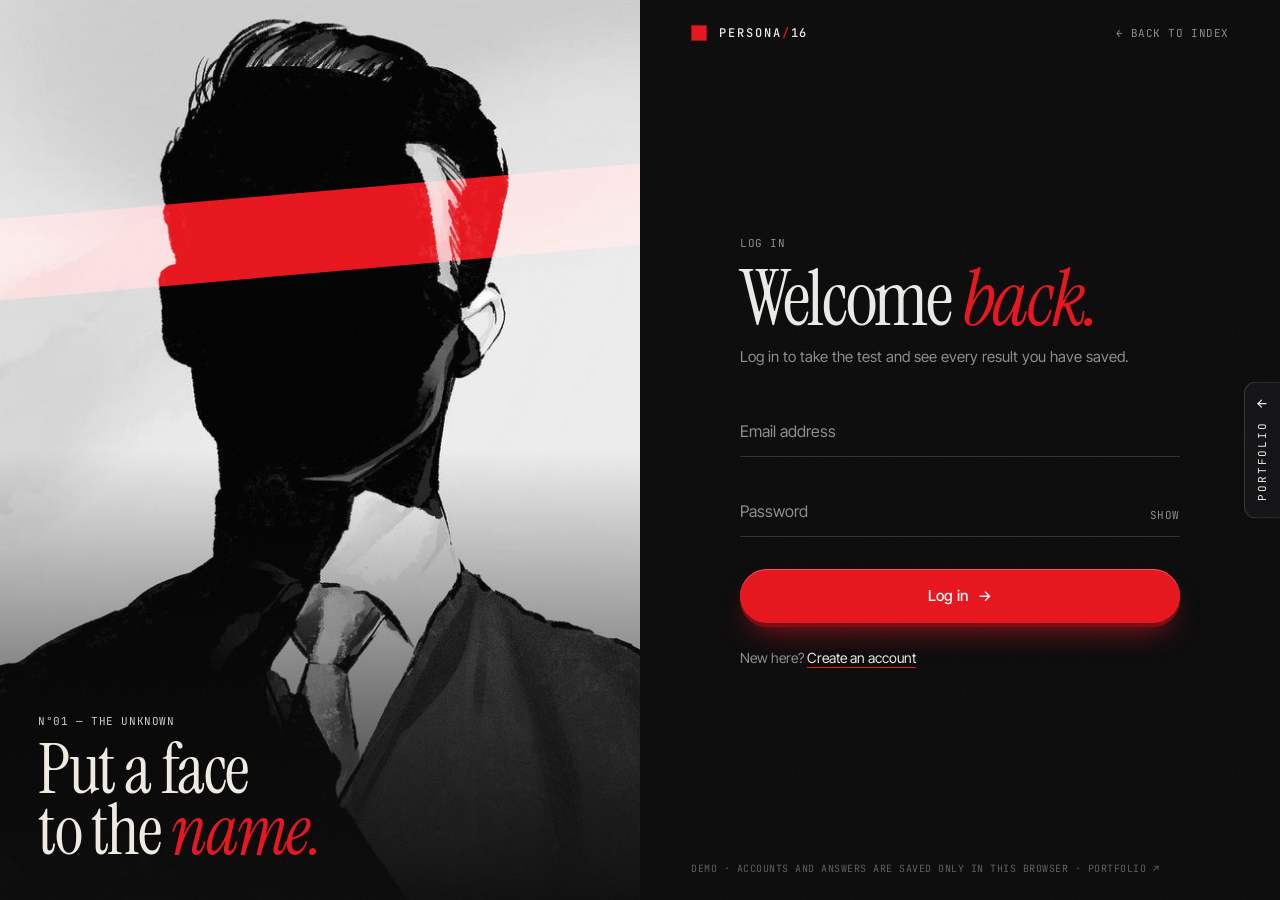
<file: persona16/login.html>
<!doctype html>
<html lang="en">
<head>
<meta charset="utf-8">
<meta name="viewport" content="width=device-width, initial-scale=1">
<title>Log in — Persona/16</title>
<meta name="description" content="Persona/16 — a 16-question personality test. Four axes, sixteen types, and every result saved to your profile.">
<meta name="theme-color" content="#0a0a0b">
<meta name="color-scheme" content="dark">
<link rel="icon" href="data:image/svg+xml,%3Csvg xmlns='http://www.w3.org/2000/svg' viewBox='0 0 64 64'%3E%3Crect width='64' height='64' rx='14' fill='%23e8141c'/%3E%3Ccircle cx='32' cy='38' r='19' fill='%230a0a0a'/%3E%3Crect x='6' y='27' width='52' height='7' fill='%23e8141c' transform='rotate(-7 32 30)'/%3E%3C/svg%3E">
<link rel="preconnect" href="https://fonts.googleapis.com">
<link rel="preconnect" href="https://fonts.gstatic.com" crossorigin>
<link rel="stylesheet" href="https://fonts.googleapis.com/css2?family=Instrument+Serif:ital@0;1&family=Inter+Tight:wght@400;500;600&family=JetBrains+Mono:wght@400;500&display=swap">
<script>document.documentElement.classList.add('js')</script>
<style>
:root{
  --bg:#0a0a0b;--bg-2:#111113;--bg-3:#18181b;--bg-4:#222226;
  --line:rgba(255,255,255,.08);--line-2:rgba(255,255,255,.16);
  --text:#ecebe7;--soft:#cfcdc8;--mute:#8d8c92;--dim:#5f5e64;--paper:#f1ece3;
  --red:#e8141c;--red-2:#ff3b40;--red-deep:#7d0a0f;
  --serif:'Instrument Serif','Times New Roman',Times,serif;
  --sans:'Inter Tight',system-ui,-apple-system,'Segoe UI',Roboto,sans-serif;
  --mono:'JetBrains Mono',ui-monospace,'Cascadia Mono',Consolas,monospace;
  --ease:cubic-bezier(.2,.8,.2,1);
  --side:272px;--pad:clamp(20px,4vw,56px);
  color-scheme:dark;
}
*,*::before,*::after{box-sizing:border-box}
*{margin:0;padding:0}
html{scroll-behavior:smooth;-webkit-text-size-adjust:100%}
body{min-height:100vh;background:var(--bg);color:var(--text);font:400 15px/1.55 var(--sans);-webkit-font-smoothing:antialiased;-moz-osx-font-smoothing:grayscale;overflow-x:hidden}
body.locked{overflow:hidden}
body::after{content:"";position:fixed;inset:0;z-index:300;pointer-events:none;opacity:.05;background-image:url("data:image/svg+xml,%3Csvg xmlns='http://www.w3.org/2000/svg' width='220' height='220'%3E%3Cfilter id='n'%3E%3CfeTurbulence type='fractalNoise' baseFrequency='.85' numOctaves='3' stitchTiles='stitch'/%3E%3CfeColorMatrix type='saturate' values='0'/%3E%3C/filter%3E%3Crect width='100%25' height='100%25' filter='url(%23n)'/%3E%3C/svg%3E")}
img{display:block;max-width:100%;height:auto}
a{color:inherit;text-decoration:none}
button{font:inherit;color:inherit;background:none;border:0;cursor:pointer;text-align:inherit}
input{font:inherit;color:inherit}
ol,ul{list-style:none}
em{font-style:italic}
:focus-visible{outline:2px solid var(--red-2);outline-offset:3px;border-radius:6px}
::selection{background:var(--red);color:#fff}
[hidden]{display:none!important}
.mono{font-family:var(--mono);font-size:11px;line-height:1.5;letter-spacing:.05em;text-transform:uppercase;color:var(--mute)}
.sr{position:absolute!important;width:1px;height:1px;overflow:hidden;clip:rect(0 0 0 0);clip-path:inset(50%);white-space:nowrap}

/* ---------- buttons ---------- */
.btn{--h:46px;position:relative;display:inline-flex;align-items:center;justify-content:center;gap:10px;height:var(--h);padding:0 22px;border-radius:999px;font-size:14px;font-weight:500;letter-spacing:.01em;white-space:nowrap;user-select:none;transition:transform .25s var(--ease),box-shadow .25s var(--ease),background-color .25s,border-color .25s,color .25s,opacity .25s}
.btn i{font-style:normal;display:inline-block;transition:transform .3s var(--ease)}
.btn:hover i{transform:translateX(4px)}
.btn-sm{--h:36px;padding:0 14px;font-size:13px}
.btn-lg{--h:54px;padding:0 26px;font-size:15px}
.btn-block{display:flex;width:100%}
.btn-red{background:var(--red);color:#fff;box-shadow:inset 0 1px 0 rgba(255,255,255,.28),0 4px 0 var(--red-deep),0 16px 30px -12px rgba(232,20,28,.7)}
.btn-red:hover{transform:translateY(-2px);box-shadow:inset 0 1px 0 rgba(255,255,255,.28),0 6px 0 var(--red-deep),0 22px 38px -12px rgba(232,20,28,.8)}
.btn-red:active{transform:translateY(3px);box-shadow:inset 0 1px 0 rgba(255,255,255,.2),0 1px 0 var(--red-deep),0 6px 14px -8px rgba(232,20,28,.6)}
.btn-ghost{border:1px solid var(--line-2);background:rgba(255,255,255,.02)}
.btn-ghost:hover{border-color:rgba(255,255,255,.5);background:rgba(255,255,255,.06)}
.btn-paper{background:var(--paper);color:#0a0a0a}
.btn-paper:hover{background:#fff}
.btn:disabled{opacity:.3;pointer-events:none}
.round{display:grid;place-items:center;width:44px;height:44px;border-radius:50%;background:rgba(28,28,31,.92);border:1px solid var(--line-2);font-size:22px;line-height:1;transition:background-color .2s,transform .25s var(--ease)}
.round:hover{background:#2c2c31;transform:scale(1.07)}
.linkish{font:inherit;color:inherit;letter-spacing:inherit;text-transform:inherit}
.linkish:hover{color:var(--text)}

/* ---------- brand + 3D cube ---------- */
.brand{display:inline-flex;align-items:center;gap:12px;font-family:var(--mono);font-size:12px;font-weight:500;letter-spacing:.16em;text-transform:uppercase}
.brand b{color:var(--red);font-weight:500}
.cube{position:relative;width:16px;height:16px;flex:none;transform-style:preserve-3d;animation:cube 9s linear infinite}
.cube i{position:absolute;inset:0;background:var(--red);border:1px solid rgba(0,0,0,.35)}
.cube i:nth-child(1){transform:translateZ(8px)}
.cube i:nth-child(2){transform:rotateY(180deg) translateZ(8px)}
.cube i:nth-child(3){transform:rotateY(90deg) translateZ(8px);background:#b40f16}
.cube i:nth-child(4){transform:rotateY(-90deg) translateZ(8px);background:#b40f16}
.cube i:nth-child(5){transform:rotateX(90deg) translateZ(8px);background:#ff4a4f}
.cube i:nth-child(6){transform:rotateX(-90deg) translateZ(8px);background:#8f0b10}
@keyframes cube{from{transform:rotateX(-24deg) rotateY(0deg)}to{transform:rotateX(-24deg) rotateY(360deg)}}

/* ---------- shell + sidebar ---------- */
.shell{display:grid;grid-template-columns:var(--side) minmax(0,1fr);min-height:100vh}
.side{position:sticky;top:0;height:100vh;height:100dvh;display:flex;flex-direction:column;gap:30px;padding:28px 24px 22px;border-right:1px solid var(--line);background:linear-gradient(180deg,#0e0e10,#0a0a0b);z-index:40}
.side-top{display:flex;align-items:center;justify-content:space-between}
.side-body{display:flex;flex-direction:column;gap:28px;flex:1;min-height:0}
.side-intro{font-size:13px;line-height:1.6;color:var(--mute);max-width:30ch}
.side-nav{display:flex;flex-direction:column;border-top:1px solid var(--line)}
.side-nav a{display:flex;align-items:center;gap:14px;padding:11px 0;border-bottom:1px solid var(--line);font-size:14px;color:var(--mute);transition:color .2s,padding .35s var(--ease)}
.side-nav .n{font-family:var(--mono);font-size:10.5px;color:var(--dim);width:18px}
.side-nav .arr{margin-left:auto;color:var(--red);opacity:0;transform:translateX(-6px);transition:opacity .2s,transform .3s var(--ease)}
.side-nav a:hover,.side-nav a.active{color:var(--text);padding-left:6px}
.side-nav a:hover .arr,.side-nav a.active .arr{opacity:1;transform:none}
.side-nav a.active .n{color:var(--red)}
.side-auth{margin-top:auto;display:flex;flex-direction:column;gap:10px}
.side-row{display:flex;gap:8px}
.side-row>*{flex:1}
.side-row form{display:flex}
.side-row form .btn{flex:1}
.me{display:flex;align-items:center;gap:12px;padding:12px;border:1px solid var(--line);border-radius:14px;background:var(--bg-2)}
.avatar{display:grid;place-items:center;flex:none;width:38px;height:38px;border-radius:50%;background:var(--red);color:#fff;font-family:var(--serif);font-size:18px}
.me-txt{display:flex;flex-direction:column;min-width:0}
.me-txt b{font-weight:500;white-space:nowrap;overflow:hidden;text-overflow:ellipsis}
.side-foot{font-size:10px;color:var(--dim)}
.menu-btn{display:none;position:relative;width:40px;height:40px;border-radius:50%;border:1px solid var(--line-2)}
.menu-btn span{position:absolute;left:12px;right:12px;height:1.5px;background:var(--text);transition:transform .3s var(--ease),top .3s var(--ease)}
.menu-btn span:first-child{top:16px}
.menu-btn span:last-child{top:22px}
.side.open .menu-btn span:first-child{top:19px;transform:rotate(45deg)}
.side.open .menu-btn span:last-child{top:19px;transform:rotate(-45deg)}
.main{min-width:0;position:relative}
@media (max-width:960px){
  .shell{grid-template-columns:1fr}
  .side{position:fixed;inset:0 0 auto 0;height:auto;gap:0;padding:12px var(--pad);border-right:0;border-bottom:1px solid var(--line);background:rgba(10,10,11,.82);-webkit-backdrop-filter:blur(14px);backdrop-filter:blur(14px)}
  .menu-btn{display:block}
  .side-body{display:none}
  .side.open{height:100vh;height:100dvh;background:#0a0a0b}
  .side.open .side-body{display:flex;padding:28px 0 8px;overflow:auto}
}

/* ---------- hero ---------- */
.hero{--cw:156px;--ch:224px;--r:450px;position:relative;min-height:100vh;min-height:100svh;padding:28px var(--pad) 36px;display:grid;grid-template-rows:auto minmax(0,1fr) auto;gap:12px;overflow:hidden;isolation:isolate}
.hero::before{content:"";position:absolute;left:50%;bottom:-30%;width:130%;height:80%;transform:translateX(-50%);background:radial-gradient(50% 50% at 50% 50%,rgba(232,20,28,.30),rgba(232,20,28,0) 70%);z-index:-2;pointer-events:none}
.hero::after{content:"";position:absolute;inset:0;z-index:-1;pointer-events:none;background-image:linear-gradient(90deg,rgba(255,255,255,.045) 1px,transparent 1px);background-size:calc(100% / 6) 100%;-webkit-mask-image:linear-gradient(180deg,transparent,#000 25%,#000 75%,transparent);mask-image:linear-gradient(180deg,transparent,#000 25%,#000 75%,transparent)}
.hero-meta{display:flex;justify-content:space-between;gap:16px;position:relative;z-index:3}
.hero-stage{position:relative;min-height:max(calc(var(--ch) * 2.15),360px)}
.hero-title{position:absolute;inset:0;display:flex;flex-direction:column;justify-content:space-between;font-family:var(--serif);font-weight:400;font-size:clamp(88px,14vw,236px);line-height:.8;letter-spacing:-.035em;pointer-events:none;user-select:none;z-index:0}
.hero-title .l2{align-self:flex-end;color:var(--red);padding-right:.04em}
.ring-scene{position:absolute;inset:0;perspective:1600px;perspective-origin:50% 42%;z-index:2;cursor:grab;touch-action:pan-y;user-select:none;-webkit-user-select:none}
.ring-scene.grabbing{cursor:grabbing}
.ring{position:absolute;left:50%;top:50%;width:var(--cw);height:var(--ch);margin:calc(var(--ch) / -2) 0 0 calc(var(--cw) / -2);transform-style:preserve-3d;transform:translateZ(calc(var(--r) * -1)) rotateX(var(--tilt,-10deg)) rotateY(var(--angle,0deg))}
.ring-card{position:absolute;inset:0;display:block;transform-style:preserve-3d;transform:rotateY(var(--a)) translateZ(var(--r));border-radius:12px;cursor:inherit}
.rc-face{position:absolute;inset:0;display:block;border-radius:12px;overflow:hidden;-webkit-backface-visibility:hidden;backface-visibility:hidden}
.rc-front{box-shadow:0 30px 60px -24px rgba(0,0,0,.9)}
.rc-front::before{content:"";position:absolute;inset:0;z-index:7;border-radius:inherit;box-shadow:inset 0 0 0 1px rgba(255,255,255,.12);pointer-events:none}
.rc-front::after{content:"";position:absolute;inset:0;z-index:6;background:#050505;opacity:calc((1 - var(--d,1)) * .82);pointer-events:none}
.rc-back{transform:rotateY(180deg);display:grid;place-items:center;background:#0e0e10;box-shadow:inset 0 0 0 1px rgba(255,255,255,.06)}
.rc-back::before{content:"";position:absolute;left:0;right:0;top:46%;height:8%;background:rgba(232,20,28,.32)}
.rc-back b{position:relative;font-family:var(--mono);font-weight:400;font-size:11px;letter-spacing:.24em;color:rgba(255,255,255,.2)}
.ring-card:focus-visible{outline:none}
.ring-card:focus-visible .rc-front{outline:2px solid var(--red-2);outline-offset:4px}
.ring-floor{position:absolute;left:50%;top:calc(50% + var(--ch) * .58);width:min(1000px,100%);height:110px;transform:translateX(-50%);background:radial-gradient(50% 50% at 50% 50%,rgba(232,20,28,.30),transparent 70%);filter:blur(8px);pointer-events:none}
.drag-hint{color:var(--dim);white-space:nowrap}
@media (min-width:1400px){.hero{--cw:178px;--ch:256px;--r:520px}}
@media (max-width:1100px){.drag-hint{display:none}}
.hero-foot{position:relative;z-index:3;display:grid;grid-template-columns:minmax(0,1fr) auto;align-items:end;gap:24px 48px}
.hero-lede{max-width:42ch;color:var(--soft);font-size:16px;margin-bottom:22px}
.hero-cta{display:flex;flex-wrap:wrap;gap:10px}
.hero-stats{display:flex;gap:32px}
.hero-stats li{display:flex;flex-direction:column;gap:4px}
.hero-stats b{font-family:var(--serif);font-weight:400;font-size:48px;line-height:.9;letter-spacing:0;text-transform:none;color:var(--text)}
@media (max-width:960px){.hero{padding-top:84px}}
@media (max-width:720px){
  .hero{--cw:112px;--ch:162px;--r:320px}
  .hero-stage{min-height:calc(var(--ch) * 2.6)}
  .hero-foot{grid-template-columns:1fr}
  .hero-stats{gap:24px}
  .hero-stats b{font-size:36px}
  .hero-meta span:last-child{display:none}
}

/* ---------- posters (type artwork or typographic) ---------- */
.poster{position:relative;display:block;width:100%;height:100%;overflow:hidden;background:var(--pbg);color:var(--pfg);container-type:inline-size;isolation:isolate}
.g-NT{--pbg:#0c0c0d;--pfg:#f1ece3;--pa:#f1ece3;--pb:#202024;--pband:var(--red);--pcode:var(--red)}
.g-NF{--pbg:var(--red);--pfg:#0a0a0a;--pa:#f1ece3;--pb:#0a0a0a;--pband:var(--red);--pcode:#fff}
.g-SJ{--pbg:#efe9df;--pfg:#0a0a0a;--pa:#0a0a0a;--pb:var(--red);--pband:#efe9df;--pcode:var(--red)}
.g-SP{--pbg:#1a1a1d;--pfg:var(--red);--pa:var(--red);--pb:#f1ece3;--pband:#1a1a1d;--pcode:#f1ece3}
.p-name{position:absolute;top:6cqw;left:0;right:0;z-index:1;display:block;text-align:center;font-family:var(--serif);text-transform:uppercase;line-height:.86;letter-spacing:-.01em;white-space:nowrap;color:var(--pfg)}
.p-code{position:absolute;right:8cqw;top:27cqw;z-index:4;display:block;font-family:var(--serif);font-size:12cqw;line-height:1;color:var(--pcode);padding-bottom:1.2cqw;border-bottom:.5cqw solid currentColor}
.p-orb{position:absolute;left:50%;bottom:-20cqw;z-index:2;display:block;width:96cqw;height:96cqw;border-radius:50%;transform:translateX(-50%);overflow:hidden;background:linear-gradient(90deg,var(--pb) 50%,var(--pa) 50%)}
.p-orb i{position:absolute;left:-6%;right:-6%;top:27%;height:12%;background:var(--pband);transform:rotate(-7deg)}
.p-no{position:absolute;left:7cqw;top:29cqw;z-index:5;display:block;font-family:var(--mono);font-size:3.6cqw;letter-spacing:.12em;color:var(--pfg);opacity:.7}
.poster.has-art img{position:absolute;inset:0;width:100%;height:100%;object-fit:cover;-webkit-user-drag:none}
.p-tag{position:absolute;left:0;right:0;bottom:0;z-index:2;display:flex;align-items:baseline;gap:3cqw;padding:18cqw 6cqw 5cqw;background:linear-gradient(180deg,transparent,rgba(0,0,0,.88));font-family:var(--mono);font-size:4.2cqw;letter-spacing:.08em;text-transform:uppercase;color:#d8d4cc}
.p-tag b{font-family:var(--serif);font-weight:400;font-size:13cqw;line-height:1;letter-spacing:0;color:#fff}

/* ---------- sections ---------- */
.sec{position:relative;padding:clamp(80px,10vw,150px) var(--pad);border-top:1px solid var(--line)}
.sec-head{display:grid;grid-template-columns:minmax(140px,220px) minmax(0,1fr);gap:16px 32px;margin-bottom:clamp(36px,5vw,64px);align-items:start}
.sec-head>.mono{padding-top:14px}
.sec-title{font-family:var(--serif);font-weight:400;font-size:clamp(46px,6vw,96px);line-height:.92;letter-spacing:-.025em;max-width:14ch}
.sec-title em{color:var(--red)}
.sec-sub{grid-column:2;color:var(--mute);max-width:56ch}
@media (max-width:720px){.sec-head{grid-template-columns:1fr}.sec-sub{grid-column:1}.sec-head>.mono{padding-top:0}}

/* ---------- reveal + 3D tilt ---------- */
.js .reveal{opacity:0;translate:0 40px}
.js .reveal.in{opacity:1;translate:0 0}
.reveal,[data-tilt]{transition:opacity 1s var(--ease) var(--delay,0ms),translate 1s var(--ease) var(--delay,0ms),transform var(--tt,.6s) var(--ease),box-shadow .4s,border-color .3s}
[data-tilt]{transform:perspective(1000px) rotateX(var(--rx,0deg)) rotateY(var(--ry,0deg))}
[data-tilt].tilting{--tt:.12s}
.glare{position:absolute;inset:0;z-index:8;pointer-events:none;border-radius:inherit;background:radial-gradient(circle at var(--mx,50%) var(--my,50%),rgba(255,255,255,.2),rgba(255,255,255,0) 46%);opacity:0;transition:opacity .35s}
.tilting .glare{opacity:1}

/* ---------- gallery ---------- */
.masonry{column-count:3;column-gap:16px}
@media (max-width:1180px){.masonry{column-count:2}}
@media (max-width:600px){.masonry{column-count:1}}
.tile{position:relative;display:inline-block;width:100%;margin:0 0 16px;border-radius:16px;background:var(--bg-2);border:1px solid var(--line);overflow:hidden;cursor:zoom-in;break-inside:avoid}
.tile:hover{border-color:var(--line-2);box-shadow:0 40px 60px -30px rgba(0,0,0,.9),0 0 0 1px rgba(232,20,28,.3)}
.tile-media{position:relative;display:block;overflow:hidden;background:#000}
.tile-media img{position:relative;z-index:1;width:100%;height:100%;object-fit:cover;transition:transform 1.1s var(--ease)}
.tile:hover .tile-media img{transform:scale(1.045)}
.tile-fallback{position:absolute;inset:0;display:grid;place-items:center;font-family:var(--serif);font-size:56px;color:var(--red);background:var(--bg-3)}
.tile figcaption{display:flex;justify-content:space-between;gap:12px;padding:11px 14px;font-size:10.5px}
.tile figcaption span:first-child{color:var(--text)}
.tile.is-out{display:none}
.filters{display:flex;flex-wrap:wrap;gap:8px;margin:0 0 24px}
.filter-btn{display:inline-flex;align-items:center;gap:8px;height:36px;padding:0 15px;border-radius:999px;border:1px solid var(--line-2);font-size:13px;color:var(--soft);transition:background-color .25s,border-color .25s,color .25s,transform .25s var(--ease)}
.filter-btn b{font-family:var(--mono);font-size:10px;font-weight:400;color:var(--mute)}
.filter-btn:hover{border-color:rgba(255,255,255,.45);color:var(--text);transform:translateY(-1px)}
.filter-btn[aria-pressed="true"]{background:var(--paper);border-color:var(--paper);color:#0a0a0a}
.filter-btn[aria-pressed="true"] b{color:var(--red)}

/* ---------- axes (3D flip cards) ---------- */
.axes{display:grid;grid-template-columns:repeat(4,minmax(0,1fr));gap:16px}
@media (max-width:1180px){.axes{grid-template-columns:repeat(2,minmax(0,1fr))}}
@media (max-width:560px){.axes{grid-template-columns:1fr}}
.flip{display:block;width:100%;height:360px;perspective:1100px}
.flip-inner{position:relative;display:block;width:100%;height:100%;transform-style:preserve-3d;transition:transform .9s var(--ease)}
.flip.flipped .flip-inner,.flip:focus-visible .flip-inner{transform:rotateY(180deg)}
@media (hover:hover){.flip:hover .flip-inner{transform:rotateY(180deg)}}
.flip:focus-visible{outline:none}
.flip-face{position:absolute;inset:0;display:flex;flex-direction:column;justify-content:space-between;padding:22px;border-radius:18px;overflow:hidden;-webkit-backface-visibility:hidden;backface-visibility:hidden}
.flip-front{background:linear-gradient(160deg,#16161a,#0e0e10);border:1px solid var(--line)}
.flip-front::after{content:"";position:absolute;left:-10%;right:-10%;top:56%;height:12px;background:var(--red);transform:rotate(-6deg);opacity:.9}
.axis-letters{position:relative;z-index:1;display:flex;align-items:baseline;gap:8px;font-family:var(--serif);font-size:124px;line-height:.8;letter-spacing:-.02em}
.axis-letters b{font-weight:400}
.axis-letters i{color:var(--red);font-size:.7em}
.axis-names{position:relative;z-index:1;font-size:15px;color:var(--soft)}
.axis-names em{color:var(--mute)}
.flip-hint{position:relative;z-index:1;color:var(--dim)}
.flip-back{transform:rotateY(180deg);justify-content:center;gap:6px;background:var(--red);color:#0a0a0a}
.pole{display:flex;flex-direction:column;gap:6px;padding:14px 0}
.pole+.pole{border-top:1px solid rgba(0,0,0,.25)}
.pole b{font-family:var(--serif);font-weight:400;font-size:30px;line-height:1}
.pole span{font-size:14px;line-height:1.45}

/* ---------- 16 types ---------- */
.temps{display:grid;grid-template-columns:repeat(4,minmax(0,1fr));gap:16px}
@media (max-width:1180px){.temps{grid-template-columns:repeat(2,minmax(0,1fr))}}
@media (max-width:560px){.temps{grid-template-columns:1fr}}
.temp-head{display:flex;flex-direction:column;gap:4px;padding:0 2px 14px;margin-bottom:14px;border-bottom:1px solid var(--line)}
.temp-head .mono{color:var(--text)}
.temp-desc{font-size:13px;color:var(--mute)}
.tcard{position:relative;display:flex;flex-direction:column;width:100%;min-height:184px;padding:18px;margin-bottom:12px;border-radius:16px;overflow:hidden;background:var(--pbg);color:var(--pfg)}
.tcard.g-NT,.tcard.g-SP{border:1px solid var(--line-2)}
.tcard:hover{box-shadow:0 30px 50px -24px rgba(0,0,0,.9)}
.tc-orb{position:absolute;right:-34px;top:-34px;width:120px;height:120px;border-radius:50%;overflow:hidden;background:linear-gradient(90deg,var(--pb) 50%,var(--pa) 50%);opacity:.95;transition:transform .8s var(--ease)}
.tc-orb i{position:absolute;left:-10%;right:-10%;top:50%;height:13%;background:var(--pband);transform:rotate(-7deg)}
.tcard:hover .tc-orb{transform:rotate(-20deg) scale(1.08)}
.tc-code{position:relative;font-family:var(--serif);font-size:62px;line-height:.85;letter-spacing:-.01em}
.tc-name{position:relative;margin-top:10px;color:inherit;opacity:.85}
.g-NT .tc-name{color:var(--red);opacity:1}
.tc-tag{position:relative;margin-top:auto;padding-top:18px;padding-right:26px;font-size:13px;line-height:1.4;opacity:.8}
.tc-arr{position:absolute;right:16px;bottom:14px;font-size:18px;transition:transform .3s var(--ease)}
.tcard:hover .tc-arr{transform:translate(3px,-3px)}
.you{position:absolute;left:18px;top:-1px;z-index:3;padding:3px 8px 4px;border-radius:0 0 8px 8px;background:#fff;color:#0a0a0a;font-size:10px}
.tcard.is-mine{box-shadow:0 0 0 2px #fff,0 24px 50px -20px rgba(232,20,28,.8)}
.tcard.is-mine .tc-code{margin-top:10px}

/* ---------- creators ---------- */
.creators{display:grid;grid-template-columns:repeat(3,minmax(0,1fr));gap:16px}
@media (max-width:900px){.creators{grid-template-columns:repeat(2,minmax(0,1fr))}}
@media (max-width:560px){.creators{grid-template-columns:1fr}}
.creator{position:relative;border-radius:18px;border:1px solid var(--line);background:var(--bg-2);overflow:hidden}
.creator:hover{border-color:var(--line-2)}
.creator-photo{position:relative;aspect-ratio:4/5;background:#0d0d0f;overflow:hidden}
.creator-photo img{width:100%;height:100%;object-fit:cover;filter:grayscale(1) contrast(1.08);transition:filter .6s,transform 1s var(--ease)}
.creator:hover .creator-photo img{filter:none;transform:scale(1.03)}
.photo-slot{position:absolute;inset:14px;display:grid;place-items:center;border:1px dashed rgba(255,255,255,.18);border-radius:12px;overflow:hidden}
.slot-orb{position:absolute;width:72%;aspect-ratio:1;border-radius:50%;overflow:hidden;background:linear-gradient(90deg,#17171a 50%,#232327 50%)}
.slot-orb i{position:absolute;left:-10%;right:-10%;top:30%;height:12%;background:var(--red);transform:rotate(-7deg)}
.slot-initials{position:relative;z-index:1;font-family:var(--serif);font-size:104px;line-height:1;color:var(--paper);text-shadow:0 10px 30px rgba(0,0,0,.6)}
.slot-label{position:absolute;left:14px;bottom:12px}
.creator-meta{display:flex;align-items:flex-end;justify-content:space-between;gap:16px;padding:18px 20px 20px}
.creator-meta h3{font-family:var(--serif);font-weight:400;font-size:34px;line-height:1;margin:6px 0 4px}
.creator-role{font-size:13px;color:var(--mute)}
.creator-no{font-family:var(--serif);font-size:52px;line-height:.8;color:var(--red)}

/* ---------- outro ---------- */
.outro{position:relative;padding:clamp(80px,10vw,150px) var(--pad) 28px;border-top:1px solid var(--line);overflow:hidden;isolation:isolate}
.outro::before{content:"";position:absolute;right:-20%;top:10%;width:80%;height:80%;background:radial-gradient(50% 50% at 50% 50%,rgba(232,20,28,.22),transparent 70%);z-index:-1;pointer-events:none}
.outro-grid{display:grid;grid-template-columns:minmax(0,.8fr) minmax(0,1.3fr);gap:clamp(32px,6vw,96px);align-items:center}
.outro-art{position:relative;max-width:400px;aspect-ratio:736/1118;border-radius:18px;overflow:hidden;background:#f4f2ee;box-shadow:0 50px 80px -40px rgba(0,0,0,.9),0 0 0 1px var(--line)}
.outro-art img{width:100%;height:100%;object-fit:cover}
.outro h2{font-family:var(--serif);font-weight:400;font-size:clamp(78px,11vw,188px);line-height:.82;letter-spacing:-.035em;margin:16px 0 26px}
.outro h2 em{color:var(--red)}
.outro .lede{max-width:46ch;color:var(--soft);margin-bottom:30px}
.foot-line{display:flex;flex-wrap:wrap;justify-content:space-between;gap:10px 24px;margin-top:clamp(64px,8vw,120px);padding-top:20px;border-top:1px solid var(--line);font-size:10px;color:var(--dim)}
.foot-admin{color:var(--mute);border-bottom:1px solid var(--red);transition:color .2s}
.foot-admin:hover{color:var(--text)}
@media (max-width:800px){.outro-grid{grid-template-columns:1fr}.outro-art{max-width:280px}}

/* ---------- layers: gallery viewer + type modal ---------- */
.layer{position:fixed;inset:0;z-index:100;display:grid;place-items:center;padding:24px;opacity:0;transition:opacity .38s var(--ease)}
.layer.open{opacity:1}
.layer-backdrop{position:absolute;inset:0;background:rgba(4,4,5,.86);-webkit-backdrop-filter:blur(16px);backdrop-filter:blur(16px)}
.v-panel,.t-panel{position:relative;background:var(--bg-2);border:1px solid var(--line);border-radius:20px;overflow:hidden;box-shadow:0 60px 120px -40px rgba(0,0,0,.95);transform:perspective(1400px) translateY(34px) rotateX(9deg) scale(.96);transition:transform .65s var(--ease)}
.layer.open .v-panel,.layer.open .t-panel{transform:none}
.v-panel{width:min(1240px,calc(100vw - 150px));height:min(780px,calc(100vh - 48px));display:grid;grid-template-columns:300px minmax(0,1fr)}
.v-info{display:flex;flex-direction:column;gap:14px;padding:26px 24px;border-right:1px solid var(--line);overflow:auto}
.v-info h3{font-family:var(--serif);font-weight:400;font-size:46px;line-height:.95;letter-spacing:-.01em}
.v-code{align-self:flex-start;font-family:var(--serif);font-size:24px;line-height:1.1;color:var(--red);border-bottom:1px solid currentColor}
.v-note{color:var(--soft);font-size:14px}
.v-type{align-self:flex-start}
.v-keys{margin-top:auto;color:var(--dim)}
.v-media{--vp:clamp(12px,2vw,28px);position:relative;min-height:0;background:#050506}
.v-media img{position:absolute;left:var(--vp);top:var(--vp);width:calc(100% - var(--vp) * 2);height:calc(100% - var(--vp) * 2);object-fit:contain;opacity:0;transform:scale(.98);transition:opacity .45s,transform .6s var(--ease)}
.v-media img.loaded{opacity:1;transform:none}
.v-close{position:absolute;top:18px;left:18px;z-index:3}
.v-prev,.v-next{position:absolute;top:50%;z-index:3;translate:0 -50%}
.v-prev{left:18px}
.v-next{right:18px}
.t-panel{width:min(1000px,100%);max-height:calc(100vh - 48px);display:grid;grid-template-columns:minmax(0,.9fr) minmax(0,1.1fr)}
.t-poster{position:relative;min-height:500px}
.t-poster .poster{position:absolute;inset:0}
.t-info{display:flex;flex-direction:column;align-items:flex-start;gap:12px;padding:clamp(24px,3.4vw,44px);overflow:auto}
.t-code{font-family:var(--serif);font-size:104px;line-height:.8;letter-spacing:-.02em;color:var(--red);margin-top:8px}
.t-info h3{font-family:var(--serif);font-weight:400;font-size:42px;line-height:1}
.t-tag{font-size:17px}
.t-desc{color:#bdbbb6}
.t-close{position:absolute;top:14px;right:14px;z-index:5}
.chips{display:flex;flex-wrap:wrap;gap:8px;margin:6px 0 12px}
.chips li{padding:6px 12px;border-radius:99px;border:1px solid var(--line-2);font-size:12.5px;color:var(--soft)}
.t-more{width:100%;margin:0 0 14px}
.t-thumbs{display:flex;flex-wrap:wrap;gap:8px;margin-top:8px}
.t-thumb{width:68px;height:68px;border-radius:10px;overflow:hidden;border:1px solid var(--line-2);background:#000;transition:transform .25s var(--ease),border-color .2s}
.t-thumb:hover{transform:translateY(-3px);border-color:var(--red)}
.t-thumb img{width:100%;height:100%;object-fit:cover}
@media (max-width:820px){
  .layer{padding:12px}
  .v-panel{width:100%;height:calc(100vh - 24px);height:calc(100dvh - 24px);grid-template-columns:1fr;grid-template-rows:minmax(0,1fr) auto}
  .v-info{order:2;max-height:44vh;padding:18px 18px 20px;border-right:0;border-top:1px solid var(--line)}
  .v-info h3{font-size:34px}
  .v-keys{display:none}
  .v-close{top:22px;left:22px}
  .v-prev,.v-next{top:30%}
  .v-prev{left:22px}
  .v-next{right:22px}
  .t-panel{grid-template-columns:1fr;overflow:auto}
  .t-poster{display:grid;place-items:center;min-height:0;padding:28px 24px 0}
  .t-poster .poster{position:relative;inset:auto;width:min(240px,64%);height:auto;aspect-ratio:4/5;border-radius:14px;box-shadow:0 30px 60px -30px rgba(232,20,28,.6)}
  .t-info{overflow:visible}
  .t-code{font-size:80px}
}

/* ---------- toasts ---------- */
.toasts{position:fixed;top:18px;right:18px;z-index:150;display:flex;flex-direction:column;gap:10px;width:min(380px,calc(100vw - 36px))}
.toast{display:flex;align-items:flex-start;gap:12px;padding:14px 14px 14px 16px;border-radius:14px;background:rgba(24,24,27,.94);-webkit-backdrop-filter:blur(12px);backdrop-filter:blur(12px);border:1px solid var(--line-2);box-shadow:0 24px 50px -20px rgba(0,0,0,.85);font-size:14px;animation:toastIn .6s var(--ease) both}
.toast::before{content:"";flex:none;width:8px;height:8px;margin-top:7px;border-radius:50%;background:var(--c);box-shadow:0 0 12px var(--c)}
.toast-success{--c:var(--paper)}
.toast-error{--c:var(--red-2)}
.toast-info{--c:var(--mute)}
.toast button{margin-left:auto;color:var(--mute);font-size:20px;line-height:1}
.toast button:hover{color:var(--text)}
.toast.out{animation:toastOut .4s var(--ease) both}
@keyframes toastIn{from{opacity:0;transform:perspective(600px) translateX(40px) rotateY(-30deg)}}
@keyframes toastOut{to{opacity:0;transform:perspective(600px) translateX(40px) rotateY(-30deg)}}

/* ---------- top bar (test / result) ---------- */
.topbar{position:sticky;top:0;z-index:30;display:grid;grid-template-columns:1fr auto 1fr;align-items:center;gap:16px;height:64px;padding:0 var(--pad);background:rgba(10,10,11,.8);-webkit-backdrop-filter:blur(14px);backdrop-filter:blur(14px);border-bottom:1px solid var(--line)}
.topbar-mid{color:var(--text)}
.topbar-mid b{color:var(--red);font-weight:500}
.topbar-right{justify-self:end;display:flex;align-items:center;gap:20px}
.topbar-right a:hover{color:var(--text)}
@media (max-width:600px){.topbar .brand-word{display:none}.topbar-right{gap:14px}}

/* ---------- auth ---------- */
.auth{display:grid;grid-template-columns:minmax(0,1fr) minmax(0,1fr);min-height:100vh;min-height:100dvh}
.auth-art{position:relative;overflow:hidden;background:#000;isolation:isolate}
.auth-art img{position:absolute;inset:0;width:100%;height:100%;object-fit:cover;object-position:50% 20%;filter:grayscale(1) contrast(1.05);animation:artIn 1.6s var(--ease) both}
.auth-band{position:absolute;left:-10%;right:-10%;height:9%;z-index:1;background:var(--red);transform-origin:left center;animation:band 1.1s .35s var(--ease) both}
.art-unknown .auth-band{top:25%;mix-blend-mode:screen}
.art-observer .auth-band{top:38%;mix-blend-mode:multiply}
.auth-art::after{content:"";position:absolute;inset:0;z-index:2;background:linear-gradient(180deg,rgba(10,10,11,0) 50%,rgba(10,10,11,.94))}
.auth-quote{position:absolute;left:clamp(20px,3vw,44px);right:clamp(20px,3vw,44px);bottom:clamp(20px,3vw,44px);z-index:3}
.auth-quote .mono{color:var(--soft)}
.auth-big{margin-top:10px;font-family:var(--serif);font-size:clamp(48px,5.4vw,92px);line-height:.88;letter-spacing:-.025em;color:var(--paper)}
.auth-big em{color:var(--red)}
@keyframes artIn{from{opacity:0;transform:scale(1.1)}}
@keyframes band{from{transform:rotate(-5deg) scaleX(0)}to{transform:rotate(-5deg) scaleX(1)}}
.auth-main{display:flex;flex-direction:column;min-width:0;padding:24px var(--pad)}
.auth-top{display:flex;align-items:center;justify-content:space-between;gap:16px}
.back-link:hover{color:var(--text)}
.auth-card{width:100%;max-width:440px;margin:auto;padding:48px 0}
.auth-card h1{margin:14px 0 12px;font-family:var(--serif);font-weight:400;font-size:clamp(58px,6vw,86px);line-height:.88;letter-spacing:-.03em}
.auth-card h1 em{color:var(--red)}
.auth-sub{color:var(--mute);margin-bottom:8px}
.auth-form{display:flex;flex-direction:column}
.auth-form .btn{margin-top:32px}
.form-error{margin-top:14px;padding:12px 14px;border-radius:12px;background:rgba(232,20,28,.1);border:1px solid rgba(232,20,28,.4);color:#ffb3b5;font-size:14px}
.auth-switch{margin-top:24px;color:var(--mute);font-size:14px}
.auth-switch a{color:var(--text);border-bottom:1px solid var(--red);padding-bottom:1px}
.auth-foot{font-size:10px;color:var(--dim)}
.field{position:relative;margin-top:22px}
.field input{display:block;width:100%;height:58px;padding:24px 0 8px;background:transparent;border:0;border-bottom:1px solid var(--line-2);border-radius:0;font-size:16px;outline:none;transition:border-color .25s}
.field input[type=password],.field input[data-was=password]{padding-right:56px}
.field input:-webkit-autofill{-webkit-text-fill-color:var(--text);-webkit-box-shadow:0 0 0 100px var(--bg) inset;caret-color:var(--text)}
.field label{position:absolute;left:0;top:20px;color:var(--mute);font-size:16px;pointer-events:none;transform-origin:left top;transition:transform .25s var(--ease),top .25s var(--ease),color .25s}
.field input:focus+label,.field input:not(:placeholder-shown)+label{top:2px;transform:scale(.74);color:var(--text)}
.field::after{content:"";position:absolute;left:0;top:57px;width:100%;height:1px;background:var(--red);transform:scaleX(0);transform-origin:left;transition:transform .45s var(--ease)}
.field:focus-within::after{transform:scaleX(1)}
.field.has-err input{border-bottom-color:rgba(255,59,64,.6)}
.field-err{display:block;margin-top:8px;color:#ff8a8d;font-size:12.5px}
.pw-toggle{position:absolute;right:0;top:26px;padding:2px 0;color:var(--mute)}
.pw-toggle:hover{color:var(--text)}
@media (max-width:860px){.auth{grid-template-columns:1fr}.auth-art{height:40vh;min-height:280px}.auth-card{padding:36px 0}}

/* ---------- test ---------- */
.page-test{background:radial-gradient(70% 55% at 50% 115%,rgba(232,20,28,.2),transparent 60%) fixed,var(--bg)}
.progress{position:sticky;top:64px;z-index:29;height:2px;background:var(--line)}
.progress span{display:block;width:0;height:100%;background:var(--red);box-shadow:0 0 14px var(--red);transition:width .6s var(--ease)}
.test{position:relative;min-height:calc(100vh - 66px);min-height:calc(100dvh - 66px);display:grid;place-items:center;padding:clamp(28px,5vw,64px) var(--pad);overflow:hidden}
.q-ghost{position:absolute;right:-1vw;bottom:-6vw;font-family:var(--serif);font-size:clamp(220px,36vw,540px);line-height:.8;letter-spacing:-.04em;color:transparent;-webkit-text-stroke:1px rgba(255,255,255,.08);pointer-events:none;user-select:none}
html:not(.js) .q-ghost{display:none}
.test-form{position:relative;z-index:1;width:min(880px,100%)}
.test-intro{margin-bottom:28px}
.q-stage{perspective:1400px}
.q{min-width:0;margin:0 0 64px;padding:0;border:0}
.js .q-stage{position:relative;height:clamp(390px,46vh,450px)}
.js .q{position:absolute;inset:0;margin:0;opacity:0;pointer-events:none;transform:translateX(80px) rotateY(-28deg);transform-origin:0 50%;transition:opacity .5s var(--ease),transform .75s var(--ease)}
.js .q.before{transform:translateX(-80px) rotateY(28deg);transform-origin:100% 50%}
.js .q.active{opacity:1;pointer-events:auto;transform:none}
.q-meta{display:flex;gap:16px}
.q-meta span:first-child{color:var(--red)}
.q-text{max-width:22ch;margin:18px 0 44px;font-family:var(--serif);font-size:clamp(34px,4.6vw,62px);line-height:1.02;letter-spacing:-.015em;text-wrap:balance}
.scale{display:flex;align-items:center;justify-content:space-between;gap:6px;max-width:640px}
.dot{position:relative;display:grid;place-items:center;width:56px;height:56px;cursor:pointer}
.dot input{position:absolute;inset:0;width:100%;height:100%;margin:0;opacity:0;cursor:pointer}
.dot-ring{display:block;width:var(--s);height:var(--s);border-radius:50%;border:2px solid var(--c);pointer-events:none;transition:transform .3s var(--ease),background-color .25s,box-shadow .3s}
.dot:hover .dot-ring{transform:scale(1.12)}
.dot input:checked+.dot-ring{background:var(--c);transform:scale(1.08);box-shadow:0 0 0 6px rgba(255,255,255,.05),0 12px 28px -6px var(--g)}
.dot input:focus-visible+.dot-ring{outline:2px solid #fff;outline-offset:5px}
.d1,.d7{--s:52px}.d2,.d6{--s:42px}.d3,.d5{--s:32px}.d4{--s:22px}
.d1,.d2,.d3{--c:#e6e1d8;--g:rgba(230,225,216,.5)}
.d4{--c:#6c6b71;--g:transparent}
.d5,.d6,.d7{--c:var(--red);--g:rgba(232,20,28,.75)}
.scale-ends{display:flex;justify-content:space-between;max-width:640px;margin-top:14px}
.scale-ends span:first-child{color:#e6e1d8}
.scale-ends span:last-child{color:var(--red-2)}
.test-nav{display:flex;align-items:center;justify-content:space-between;gap:12px;margin-top:20px;padding-top:22px;border-top:1px solid var(--line)}
.test-keys{color:var(--dim)}
html:not(.js) #prevBtn,html:not(.js) #nextBtn,html:not(.js) .test-keys{display:none}
html:not(.js) .test-nav{justify-content:flex-end}
.q.shake{animation:shake .5s}
@keyframes shake{20%,60%{translate:-8px 0}40%,80%{translate:8px 0}}
@media (max-width:640px){
  .dot{width:40px;height:40px}
  .d1,.d7{--s:38px}.d2,.d6{--s:31px}.d3,.d5{--s:25px}.d4{--s:17px}
  .test-keys{display:none}
  .js .q-stage{height:420px}
  .test-nav .btn{padding:0 16px}
}

/* ---------- result ---------- */
.result{max-width:1320px;margin:0 auto;padding:clamp(28px,5vw,64px) var(--pad) 72px}
.r-hero{display:grid;grid-template-columns:minmax(0,5fr) minmax(0,7fr);gap:clamp(32px,6vw,96px);align-items:center}
.r-poster{position:relative;aspect-ratio:4/5;border-radius:20px;overflow:hidden;box-shadow:0 60px 100px -40px rgba(232,20,28,.5),0 0 0 1px var(--line-2)}
.r-poster .poster{position:absolute;inset:0}
.r-code{display:flex;margin:18px 0 12px;font-family:var(--serif);font-weight:400;font-size:clamp(120px,15vw,232px);line-height:.8;letter-spacing:-.02em;color:var(--paper);perspective:800px}
.r-code span{display:inline-block;transform-origin:50% 100%;text-shadow:1px 1px 0 #c3121a,2px 2px 0 #b51018,3px 3px 0 #a70f16,4px 4px 0 #990e14,5px 5px 0 #8b0c12,6px 6px 0 #7d0b10,7px 7px 0 #6f0a0e,8px 8px 0 #61090c,18px 22px 34px rgba(0,0,0,.65);animation:letterIn 1s var(--ease) both;animation-delay:calc(var(--k) * 90ms + 150ms)}
@keyframes letterIn{from{opacity:0;transform:rotateX(-90deg) translateY(20px)}}
.r-name{font-family:var(--serif);font-weight:400;font-size:clamp(38px,4vw,58px);line-height:1}
.r-group{margin-top:10px}
.r-tag{margin-top:22px;font-size:18px}
.r-desc{max-width:56ch;margin-top:10px;color:#bdbbb6}
.r-info .chips{margin-top:20px}
.r-actions{display:flex;flex-wrap:wrap;gap:10px;margin-top:22px}
.r-sec-head{display:flex;align-items:baseline;justify-content:space-between;gap:16px;margin:clamp(64px,8vw,110px) 0 22px;padding-bottom:16px;border-bottom:1px solid var(--line)}
.r-sec-head h3{font-family:var(--serif);font-weight:400;font-size:clamp(38px,4vw,58px);line-height:1}
.r-sec-head h3 em{color:var(--red)}
.bars{display:grid;grid-template-columns:repeat(2,minmax(0,1fr));gap:14px}
.bar{padding:20px 22px;border:1px solid var(--line);border-radius:16px;background:var(--bg-2)}
.bar-head{display:flex;justify-content:space-between;align-items:baseline;gap:12px}
.bar-head b{font-family:var(--serif);font-weight:400;font-size:30px;line-height:1}
.bar-track{position:relative;height:10px;margin:18px 0 12px;border-radius:99px;background:var(--bg-4);overflow:hidden}
.bar-fill{position:absolute;top:0;bottom:0;width:calc(var(--p) * 1%);border-radius:99px;animation:grow 1.4s var(--ease) .4s both}
.bar-fill.from-left{left:0;background:linear-gradient(90deg,var(--red-deep),var(--red))}
.bar-fill.from-right{right:0;background:linear-gradient(270deg,var(--red-deep),var(--red))}
@keyframes grow{from{width:0}}
.bar-mid{position:absolute;left:50%;top:0;bottom:0;width:2px;margin-left:-1px;background:var(--bg-2)}
.bar-ends{display:flex;justify-content:space-between;gap:8px;font-size:10.5px}
.bar-ends .on{color:var(--text)}
.hist{border-top:1px solid var(--line)}
.hist a{display:grid;grid-template-columns:170px 90px minmax(0,1fr) auto 24px;align-items:center;gap:16px;padding:16px 4px;border-bottom:1px solid var(--line);transition:background-color .2s,padding .35s var(--ease)}
.hist a:hover{background:rgba(255,255,255,.025);padding-left:14px}
.h-code{font-family:var(--serif);font-size:32px;line-height:1}
.hist .current .h-code{color:var(--red)}
.h-name{color:var(--soft)}
.h-mini{font-family:var(--mono);font-size:10.5px;color:var(--mute)}
.h-arr{color:var(--red)}
@media (max-width:900px){
  .r-hero{grid-template-columns:1fr}
  .r-poster-wrap{max-width:420px}
  .bars{grid-template-columns:1fr}
  .hist a{grid-template-columns:1fr auto 20px}
  .h-name,.h-mini{display:none}
}

/* ---------- db error ---------- */
.db-error{max-width:760px;margin:0 auto;padding:10vh var(--pad)}
.db-error h1{margin:16px 0 28px;font-family:var(--serif);font-weight:400;font-size:clamp(56px,8vw,110px);line-height:.88;letter-spacing:-.03em}
.db-error h1 em{color:var(--red)}
.db-error ol{display:grid;gap:10px;padding-left:20px;list-style:decimal;color:var(--soft)}
.db-error code{padding:2px 6px;border-radius:6px;background:var(--bg-3);font-family:var(--mono);font-size:.88em;color:var(--text)}
.db-error pre{margin-top:28px;padding:16px;border-radius:12px;background:var(--bg-2);border:1px solid var(--line);font-family:var(--mono);font-size:12px;color:#ff8a8d;white-space:pre-wrap;word-break:break-word}

/* ---------- reduced motion ---------- */
@media (prefers-reduced-motion:reduce){
  *,*::before,*::after{animation-duration:.01ms!important;animation-iteration-count:1!important;transition-duration:.01ms!important;scroll-behavior:auto!important}
  .js .reveal{opacity:1;translate:none}
}</style>
</head>
<body class="page-auth" data-p16-page="login">
<div class="auth">
  <aside class="auth-art art-unknown" aria-hidden="true">
    <img src="images/faceless.jpg" alt="" onerror="this.remove()">
    <span class="auth-band"></span>
    <div class="auth-quote">
      <p class="mono">N°01 — The Unknown</p>
      <p class="auth-big">Put a face<br>to the <em>name.</em></p>
    </div>
  </aside>
  <main class="auth-main">
    <header class="auth-top">
      <a class="brand" href="index.html" aria-label="Persona/16 home"><span class="cube" aria-hidden="true"><i></i><i></i><i></i><i></i><i></i><i></i></span><span class="brand-word">Persona<b>/</b>16</span></a>      <a class="mono back-link" href="index.html">← Back to index</a>
    </header>
    <div class="auth-card">
      <p class="mono">Log in</p>
      <h1>Welcome <em>back.</em></h1>
      <p class="auth-sub">Log in to take the test and see every result you have saved.</p>
            <form class="auth-form" method="post" action="login.html">
        <input type="hidden" name="action" value="login">
        <input type="hidden" name="next" value="">
        <div class="field">
  <input id="f-email" type="email" name="email" value="" placeholder=" " autocomplete="email" required maxlength="190">
  <label for="f-email">Email address</label>
    </div>
<div class="field">
  <input id="f-password" type="password" name="password" value="" placeholder=" " autocomplete="current-password" required >
  <label for="f-password">Password</label>
  <button type="button" class="pw-toggle mono" data-pw aria-pressed="false">Show</button>  </div>
        <button class="btn btn-red btn-block btn-lg" type="submit">Log in <i>→</i></button>
      </form>
      <p class="auth-switch">
        New here? <a href="signup.html">Create an account</a>
              </p>
    </div>
    <p class="auth-foot mono">Demo · accounts and answers are saved only in this browser · <a href="../">Portfolio ↗</a></p>
  </main>
</div>
<script src="p16-demo.js"></script>
<script>
(() => {
  'use strict';
  const $ = (s, r = document) => r.querySelector(s);
  const $$ = (s, r = document) => Array.from(r.querySelectorAll(s));
  const reduceMotion = window.matchMedia('(prefers-reduced-motion: reduce)').matches;
  const finePointer = window.matchMedia('(hover: hover) and (pointer: fine)').matches;
  const pad = n => String(n).padStart(2, '0');
  const readJSON = id => {
    const el = document.getElementById(id);
    if (!el) return null;
    try { return JSON.parse(el.textContent); } catch (err) { return null; }
  };
  let ringDragged = false;

  /* ---------- toasts ---------- */
  $$('.toast').forEach((toast, i) => {
    const dismiss = () => { toast.classList.add('out'); setTimeout(() => toast.remove(), 420); };
    const btn = toast.querySelector('button');
    if (btn) btn.addEventListener('click', dismiss);
    setTimeout(dismiss, 5600 + i * 500);
  });

  /* ---------- mobile menu ---------- */
  const side = $('#side'), menuBtn = $('.menu-btn');
  if (side && menuBtn) {
    const setMenu = open => {
      side.classList.toggle('open', open);
      menuBtn.setAttribute('aria-expanded', String(open));
      document.body.classList.toggle('locked', open);
    };
    menuBtn.addEventListener('click', () => setMenu(!side.classList.contains('open')));
    $$('.side-nav a', side).forEach(a => a.addEventListener('click', () => setMenu(false)));
  }

  /* ---------- reveal on scroll ---------- */
  const reveals = $$('.reveal');
  if ('IntersectionObserver' in window && !reduceMotion) {
    const io = new IntersectionObserver(entries => entries.forEach(en => {
      if (en.isIntersecting) { en.target.classList.add('in'); io.unobserve(en.target); }
    }), { rootMargin: '0px 0px -8% 0px', threshold: 0.08 });
    reveals.forEach(el => io.observe(el));
  } else {
    reveals.forEach(el => el.classList.add('in'));
  }

  /* ---------- active section in sidebar ---------- */
  const navLinks = $$('[data-nav]');
  if (navLinks.length && 'IntersectionObserver' in window) {
    const spy = new IntersectionObserver(entries => entries.forEach(en => {
      if (!en.isIntersecting) return;
      navLinks.forEach(a => a.classList.toggle('active', a.dataset.nav === en.target.id));
    }), { rootMargin: '-45% 0px -50% 0px' });
    navLinks.forEach(a => { const s = document.getElementById(a.dataset.nav); if (s) spy.observe(s); });
  }

  /* ---------- 3D tilt + glare ---------- */
  if (finePointer && !reduceMotion) {
    $$('[data-tilt]').forEach(el => {
      const max = parseFloat(el.dataset.tilt) || 8;
      el.addEventListener('pointermove', ev => {
        const r = el.getBoundingClientRect();
        const x = (ev.clientX - r.left) / r.width, y = (ev.clientY - r.top) / r.height;
        el.style.setProperty('--rx', ((0.5 - y) * max).toFixed(2) + 'deg');
        el.style.setProperty('--ry', ((x - 0.5) * max).toFixed(2) + 'deg');
        el.style.setProperty('--mx', (x * 100).toFixed(1) + '%');
        el.style.setProperty('--my', (y * 100).toFixed(1) + '%');
        el.classList.add('tilting');
      });
      el.addEventListener('pointerleave', () => {
        el.style.setProperty('--rx', '0deg');
        el.style.setProperty('--ry', '0deg');
        el.classList.remove('tilting');
      });
    });
  }

  /* ---------- flip cards: tap to flip on touch screens ---------- */
  $$('.flip').forEach(card => card.addEventListener('click', () => {
    if (!finePointer) card.classList.toggle('flipped');
  }));

  /* ---------- layers (viewer + modal) ---------- */
  let lastFocus = null;
  const openLayer = layer => {
    if (!layer) return;
    clearTimeout(layer._hide);
    lastFocus = document.activeElement;
    layer.hidden = false;
    document.body.classList.add('locked');
    requestAnimationFrame(() => requestAnimationFrame(() => layer.classList.add('open')));
    const closeBtn = layer.querySelector('.round[data-close]');
    if (closeBtn) setTimeout(() => closeBtn.focus({ preventScroll: true }), 80);
  };
  const closeLayer = (layer, restoreFocus = true) => {
    if (!layer || layer.hidden) return;
    layer.classList.remove('open');
    if (!$$('.layer.open').length) document.body.classList.remove('locked');
    layer._hide = setTimeout(() => { layer.hidden = true; }, 400);
    if (restoreFocus && lastFocus && lastFocus.focus) lastFocus.focus({ preventScroll: true });
  };
  $$('.layer').forEach(layer => layer.addEventListener('click', ev => {
    if (ev.target.closest('[data-close]')) closeLayer(layer);
  }));
  document.addEventListener('keydown', ev => {
    if (ev.key === 'Escape') $$('.layer.open').forEach(l => closeLayer(l));
  });

  /* ---------- type profile modal ---------- */
  const TYPES = readJSON('typesData') || {};
  const typeModal = $('#typeModal');
  const openType = code => {
    const t = TYPES[code];
    if (!t || !typeModal) return;
    const set = (key, value) => { const el = typeModal.querySelector('[data-t="' + key + '"]'); if (el) el.textContent = value; };
    const tpl = document.getElementById('tpl-' + code);
    typeModal.querySelector('[data-t="poster"]').replaceChildren(tpl ? tpl.content.cloneNode(true) : '');
    set('group', t.groupName + ' · ' + t.group);
    set('code', code);
    set('name', 'The ' + t.name);
    set('tag', t.tag);
    set('desc', t.desc);
    typeModal.querySelector('[data-t="strengths"]').replaceChildren(
      ...t.strengths.map(s => Object.assign(document.createElement('li'), { textContent: s }))
    );
    const more = typeModal.querySelector('[data-t="more"]');
    const pieces = GALLERY.map((g, i) => ({ g, i })).filter(p => p.g.type === code);
    more.hidden = !pieces.length;
    more.querySelector('.t-thumbs').replaceChildren(...pieces.map(({ g, i }) => {
      const btn = Object.assign(document.createElement('button'), { type: 'button', className: 't-thumb' });
      btn.dataset.openGallery = i;
      btn.setAttribute('aria-label', 'Open ' + g.title + ' in the gallery');
      btn.append(Object.assign(document.createElement('img'), { src: g.src, alt: '', loading: 'lazy' }));
      return btn;
    }));
    openLayer(typeModal);
  };

  /* ---------- gallery viewer ---------- */
  const GALLERY = readJSON('galleryData') || [];
  const viewer = $('#viewer');
  let current = 0;
  const showSlide = i => {
    if (!viewer || !GALLERY.length) return;
    current = (i + GALLERY.length) % GALLERY.length;
    const g = GALLERY[current];
    const field = k => viewer.querySelector('[data-v="' + k + '"]');
    field('no').textContent = 'N°' + pad(current + 1) + ' / ' + pad(GALLERY.length);
    field('title').textContent = g.title;
    field('code').textContent = g.code;
    field('note').textContent = g.note;
    field('credit').textContent = g.credit ? 'Artwork · ' + g.credit : '';
    const btn = field('type');
    btn.hidden = !g.type;
    btn.dataset.type = g.type || '';
    const img = field('img');
    img.classList.remove('loaded');
    img.onload = () => img.classList.add('loaded');
    img.src = g.src;
    img.alt = g.title;
    if (img.complete && img.naturalWidth) img.classList.add('loaded');
  };
  $$('[data-gallery]').forEach(el => {
    const open = () => { showSlide(+el.dataset.gallery); openLayer(viewer); };
    el.addEventListener('click', open);
    el.addEventListener('keydown', ev => {
      if (ev.key === 'Enter' || ev.key === ' ') { ev.preventDefault(); open(); }
    });
  });
  // prev/next walks only the tiles the current filter shows
  const tiles = $$('.tile[data-gallery]');
  const stepSlide = dir => {
    let list = tiles.filter(t => !t.classList.contains('is-out')).map(t => +t.dataset.gallery);
    if (!list.includes(current)) list = GALLERY.map((g, i) => i);
    const pos = list.indexOf(current);
    showSlide(list[(pos + dir + list.length) % list.length]);
  };
  if (viewer) {
    viewer.addEventListener('click', ev => {
      const step = ev.target.closest('[data-step]');
      if (step) stepSlide(Number(step.dataset.step));
    });
    document.addEventListener('keydown', ev => {
      if (!viewer.classList.contains('open')) return;
      if (ev.key === 'ArrowRight') stepSlide(1);
      if (ev.key === 'ArrowLeft') stepSlide(-1);
    });
  }
  if (typeModal && viewer) {
    typeModal.addEventListener('click', ev => {
      const thumb = ev.target.closest('[data-open-gallery]');
      if (!thumb) return;
      closeLayer(typeModal, false);
      showSlide(+thumb.dataset.openGallery);
      openLayer(viewer);
    });
  }

  /* ---------- gallery filters ---------- */
  const filterBtns = $$('[data-filter]');
  filterBtns.forEach(btn => btn.addEventListener('click', () => {
    const f = btn.dataset.filter;
    filterBtns.forEach(b => b.setAttribute('aria-pressed', String(b === btn)));
    tiles.forEach(t => t.classList.toggle('is-out', f !== 'all' && t.dataset.group !== f));
  }));

  /* any element with data-type opens that profile */
  document.addEventListener('click', ev => {
    const trigger = ev.target.closest('[data-type]');
    if (!trigger || !trigger.dataset.type || !typeModal) return;
    if (trigger.classList.contains('ring-card') && ringDragged) return;
    ev.preventDefault();
    if (viewer && viewer.contains(trigger)) closeLayer(viewer, false);
    openType(trigger.dataset.type);
  });

  /* ---------- 3D ring of the sixteen types ---------- */
  const scene = $('#ringScene'), ring = $('#ring');
  if (scene && ring) {
    const cards = $$('.ring-card', ring);
    const n = cards.length, step = 360 / n;
    const cruise = reduceMotion ? 0 : -0.07;
    let angle = 0, vel = 0, auto = cruise, autoTarget = cruise;
    let tilt = -10, tiltTarget = -10, snap = null;
    let dragging = false, lastX = 0, travel = 0, visible = true, raf = 0;

    const frame = () => {
      if (dragging) {
        // angle is driven by pointer movement
      } else if (snap !== null) {
        angle += (snap - angle) * 0.12;
        vel = 0;
      } else {
        auto += (autoTarget - auto) * 0.05;
        vel += (auto - vel) * 0.04;
        angle += vel;
      }
      tilt += (tiltTarget - tilt) * 0.06;
      ring.style.setProperty('--angle', angle.toFixed(3) + 'deg');
      ring.style.setProperty('--tilt', tilt.toFixed(3) + 'deg');
      for (let i = 0; i < n; i++) {
        const a = (i * step + angle) * Math.PI / 180;
        cards[i].style.setProperty('--d', ((Math.cos(a) + 1) / 2).toFixed(3));
      }
      raf = visible ? requestAnimationFrame(frame) : 0;
    };

    scene.addEventListener('pointerdown', ev => {
      if (ev.button !== 0) return;
      dragging = true; ringDragged = false; snap = null;
      lastX = ev.clientX; travel = 0; vel = 0;
      scene.classList.add('grabbing');
    });
    window.addEventListener('pointermove', ev => {
      if (dragging) {
        const dx = ev.clientX - lastX;
        lastX = ev.clientX;
        travel += Math.abs(dx);
        if (travel > 6) ringDragged = true;
        angle += dx * 0.28;
        vel = Math.max(-6, Math.min(6, dx * 0.28));
      }
      if (finePointer) {
        const r = scene.getBoundingClientRect();
        const ny = Math.max(-1, Math.min(1, (ev.clientY - (r.top + r.height / 2)) / r.height));
        tiltTarget = -10 - ny * 8;
      }
    }, { passive: true });
    const endDrag = () => {
      if (!dragging) return;
      dragging = false;
      scene.classList.remove('grabbing');
      setTimeout(() => { ringDragged = false; }, 60);
    };
    window.addEventListener('pointerup', endDrag);
    window.addEventListener('pointercancel', endDrag);
    scene.addEventListener('dragstart', ev => ev.preventDefault());
    scene.addEventListener('pointerenter', () => { if (!reduceMotion) autoTarget = -0.02; });
    scene.addEventListener('pointerleave', () => { autoTarget = cruise; });
    cards.forEach((card, i) => {
      card.addEventListener('focus', () => { snap = -i * step + 360 * Math.round((angle + i * step) / 360); });
      card.addEventListener('blur', () => { snap = null; });
    });

    if ('IntersectionObserver' in window) {
      new IntersectionObserver(([en]) => {
        visible = en.isIntersecting;
        if (visible && !raf) raf = requestAnimationFrame(frame);
      }).observe(scene);
    }
    raf = requestAnimationFrame(frame);
  }

  /* ---------- auth forms ---------- */
  $$('[data-pw]').forEach(btn => btn.addEventListener('click', () => {
    const input = btn.parentElement.querySelector('input');
    const show = input.type === 'password';
    input.type = show ? 'text' : 'password';
    input.dataset.was = 'password';
    btn.textContent = show ? 'Hide' : 'Show';
    btn.setAttribute('aria-pressed', String(show));
  }));
  const pw = $('input[name="password"]'), pw2 = $('input[name="password_confirm"]');
  if (pw && pw2) {
    const check = () => pw2.setCustomValidity(pw2.value && pw2.value !== pw.value ? 'The passwords don’t match.' : '');
    pw.addEventListener('input', check);
    pw2.addEventListener('input', check);
  }

  /* ---------- the test: one question at a time ---------- */
  const form = $('#testForm');
  if (form) {
    const qs = $$('.q', form), total = qs.length;
    const prevBtn = $('#prevBtn'), nextBtn = $('#nextBtn'), submitBtn = $('#submitBtn');
    const bar = $('#progressBar'), now = $('#qNow'), ghost = $('#qGhost');
    const answered = q => !!q.querySelector('input:checked');
    let cur = qs.findIndex(q => !answered(q));
    if (cur < 0) cur = total - 1;
    let advance = 0;

    const update = () => {
      const done = qs.filter(answered).length;
      bar.style.width = (done / total * 100) + '%';
      now.textContent = pad(cur + 1);
      ghost.textContent = pad(cur + 1);
      prevBtn.disabled = cur === 0;
      const last = cur === total - 1;
      nextBtn.hidden = last;
      submitBtn.hidden = !last;
      nextBtn.disabled = !answered(qs[cur]);
    };
    const go = i => {
      if (i < 0 || i >= total) return;
      clearTimeout(advance);
      cur = i;
      qs.forEach((q, k) => {
        q.classList.toggle('active', k === cur);
        q.classList.toggle('before', k < cur);
        q.inert = k !== cur;
      });
      update();
    };

    form.addEventListener('change', ev => {
      if (!ev.target.matches('input[type="radio"]')) return;
      update();
      if (qs.indexOf(ev.target.closest('.q')) !== cur) return;
      if (cur < total - 1) advance = setTimeout(() => go(cur + 1), 320);
    });
    prevBtn.addEventListener('click', () => go(cur - 1));
    nextBtn.addEventListener('click', () => { if (answered(qs[cur])) go(cur + 1); });
    form.addEventListener('submit', ev => {
      const missing = qs.findIndex(q => !answered(q));
      if (missing >= 0) {
        ev.preventDefault();
        go(missing);
        const q = qs[missing];
        q.classList.remove('shake');
        void q.offsetWidth;
        q.classList.add('shake');
        return;
      }
      submitBtn.textContent = 'Reading your answers…';
    });
    document.addEventListener('keydown', ev => {
      if (ev.altKey || ev.ctrlKey || ev.metaKey) return;
      const onRadio = ev.target.matches && ev.target.matches('input[type="radio"]');
      if (/^[1-7]$/.test(ev.key)) {
        const input = qs[cur].querySelector('input[value="' + ev.key + '"]');
        if (input) {
          input.checked = true;
          input.dispatchEvent(new Event('change', { bubbles: true }));
        }
      } else if (ev.key === 'ArrowRight' && !onRadio) {
        if (answered(qs[cur])) go(cur + 1);
      } else if (ev.key === 'ArrowLeft' && !onRadio) {
        go(cur - 1);
      }
    });
    go(cur);
  }
})();</script>
</body>
</html>
</file>
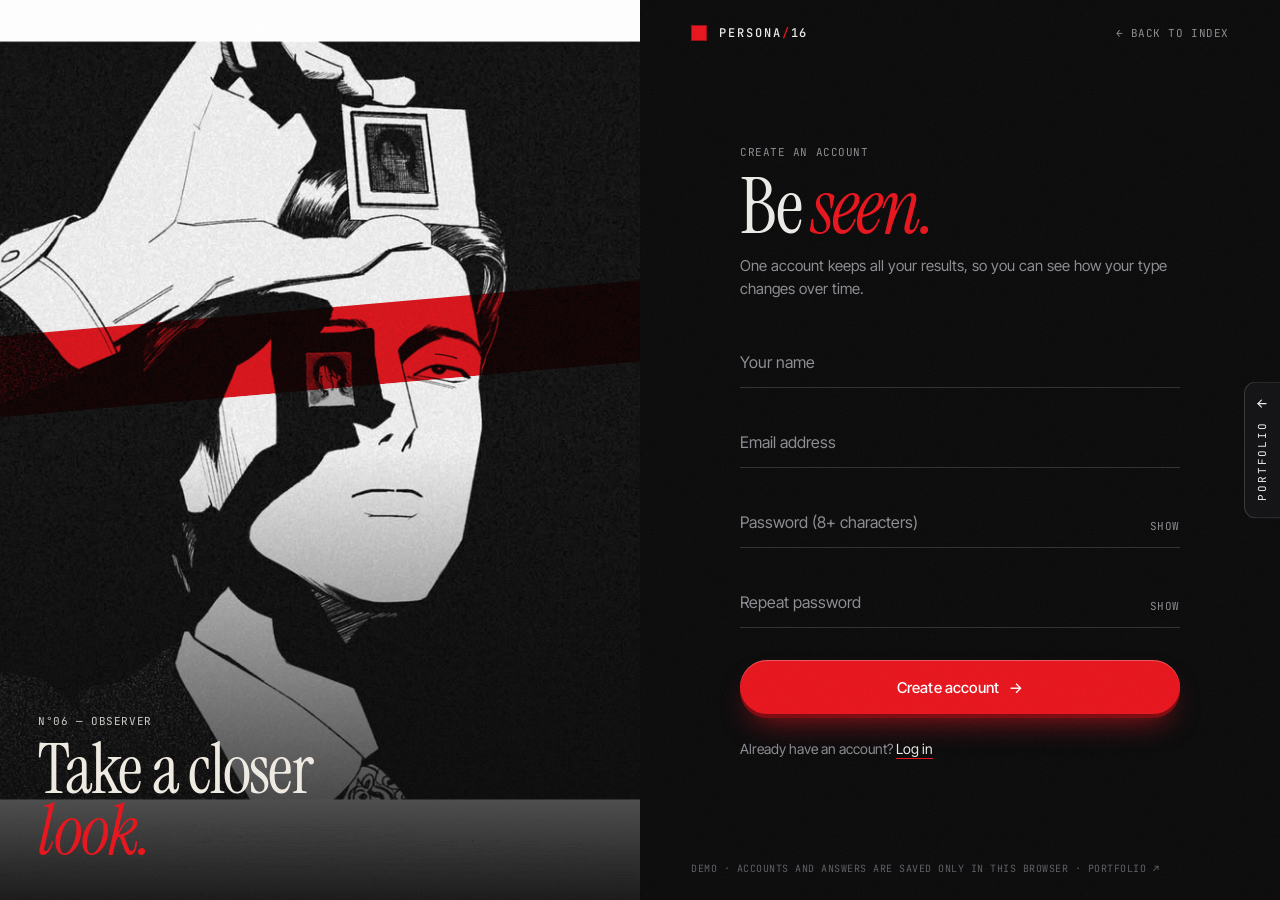
<file: persona16/signup.html>
<!doctype html>
<html lang="en">
<head>
<meta charset="utf-8">
<meta name="viewport" content="width=device-width, initial-scale=1">
<title>Sign up — Persona/16</title>
<meta name="description" content="Persona/16 — a 16-question personality test. Four axes, sixteen types, and every result saved to your profile.">
<meta name="theme-color" content="#0a0a0b">
<meta name="color-scheme" content="dark">
<link rel="icon" href="data:image/svg+xml,%3Csvg xmlns='http://www.w3.org/2000/svg' viewBox='0 0 64 64'%3E%3Crect width='64' height='64' rx='14' fill='%23e8141c'/%3E%3Ccircle cx='32' cy='38' r='19' fill='%230a0a0a'/%3E%3Crect x='6' y='27' width='52' height='7' fill='%23e8141c' transform='rotate(-7 32 30)'/%3E%3C/svg%3E">
<link rel="preconnect" href="https://fonts.googleapis.com">
<link rel="preconnect" href="https://fonts.gstatic.com" crossorigin>
<link rel="stylesheet" href="https://fonts.googleapis.com/css2?family=Instrument+Serif:ital@0;1&family=Inter+Tight:wght@400;500;600&family=JetBrains+Mono:wght@400;500&display=swap">
<script>document.documentElement.classList.add('js')</script>
<style>
:root{
  --bg:#0a0a0b;--bg-2:#111113;--bg-3:#18181b;--bg-4:#222226;
  --line:rgba(255,255,255,.08);--line-2:rgba(255,255,255,.16);
  --text:#ecebe7;--soft:#cfcdc8;--mute:#8d8c92;--dim:#5f5e64;--paper:#f1ece3;
  --red:#e8141c;--red-2:#ff3b40;--red-deep:#7d0a0f;
  --serif:'Instrument Serif','Times New Roman',Times,serif;
  --sans:'Inter Tight',system-ui,-apple-system,'Segoe UI',Roboto,sans-serif;
  --mono:'JetBrains Mono',ui-monospace,'Cascadia Mono',Consolas,monospace;
  --ease:cubic-bezier(.2,.8,.2,1);
  --side:272px;--pad:clamp(20px,4vw,56px);
  color-scheme:dark;
}
*,*::before,*::after{box-sizing:border-box}
*{margin:0;padding:0}
html{scroll-behavior:smooth;-webkit-text-size-adjust:100%}
body{min-height:100vh;background:var(--bg);color:var(--text);font:400 15px/1.55 var(--sans);-webkit-font-smoothing:antialiased;-moz-osx-font-smoothing:grayscale;overflow-x:hidden}
body.locked{overflow:hidden}
body::after{content:"";position:fixed;inset:0;z-index:300;pointer-events:none;opacity:.05;background-image:url("data:image/svg+xml,%3Csvg xmlns='http://www.w3.org/2000/svg' width='220' height='220'%3E%3Cfilter id='n'%3E%3CfeTurbulence type='fractalNoise' baseFrequency='.85' numOctaves='3' stitchTiles='stitch'/%3E%3CfeColorMatrix type='saturate' values='0'/%3E%3C/filter%3E%3Crect width='100%25' height='100%25' filter='url(%23n)'/%3E%3C/svg%3E")}
img{display:block;max-width:100%;height:auto}
a{color:inherit;text-decoration:none}
button{font:inherit;color:inherit;background:none;border:0;cursor:pointer;text-align:inherit}
input{font:inherit;color:inherit}
ol,ul{list-style:none}
em{font-style:italic}
:focus-visible{outline:2px solid var(--red-2);outline-offset:3px;border-radius:6px}
::selection{background:var(--red);color:#fff}
[hidden]{display:none!important}
.mono{font-family:var(--mono);font-size:11px;line-height:1.5;letter-spacing:.05em;text-transform:uppercase;color:var(--mute)}
.sr{position:absolute!important;width:1px;height:1px;overflow:hidden;clip:rect(0 0 0 0);clip-path:inset(50%);white-space:nowrap}

/* ---------- buttons ---------- */
.btn{--h:46px;position:relative;display:inline-flex;align-items:center;justify-content:center;gap:10px;height:var(--h);padding:0 22px;border-radius:999px;font-size:14px;font-weight:500;letter-spacing:.01em;white-space:nowrap;user-select:none;transition:transform .25s var(--ease),box-shadow .25s var(--ease),background-color .25s,border-color .25s,color .25s,opacity .25s}
.btn i{font-style:normal;display:inline-block;transition:transform .3s var(--ease)}
.btn:hover i{transform:translateX(4px)}
.btn-sm{--h:36px;padding:0 14px;font-size:13px}
.btn-lg{--h:54px;padding:0 26px;font-size:15px}
.btn-block{display:flex;width:100%}
.btn-red{background:var(--red);color:#fff;box-shadow:inset 0 1px 0 rgba(255,255,255,.28),0 4px 0 var(--red-deep),0 16px 30px -12px rgba(232,20,28,.7)}
.btn-red:hover{transform:translateY(-2px);box-shadow:inset 0 1px 0 rgba(255,255,255,.28),0 6px 0 var(--red-deep),0 22px 38px -12px rgba(232,20,28,.8)}
.btn-red:active{transform:translateY(3px);box-shadow:inset 0 1px 0 rgba(255,255,255,.2),0 1px 0 var(--red-deep),0 6px 14px -8px rgba(232,20,28,.6)}
.btn-ghost{border:1px solid var(--line-2);background:rgba(255,255,255,.02)}
.btn-ghost:hover{border-color:rgba(255,255,255,.5);background:rgba(255,255,255,.06)}
.btn-paper{background:var(--paper);color:#0a0a0a}
.btn-paper:hover{background:#fff}
.btn:disabled{opacity:.3;pointer-events:none}
.round{display:grid;place-items:center;width:44px;height:44px;border-radius:50%;background:rgba(28,28,31,.92);border:1px solid var(--line-2);font-size:22px;line-height:1;transition:background-color .2s,transform .25s var(--ease)}
.round:hover{background:#2c2c31;transform:scale(1.07)}
.linkish{font:inherit;color:inherit;letter-spacing:inherit;text-transform:inherit}
.linkish:hover{color:var(--text)}

/* ---------- brand + 3D cube ---------- */
.brand{display:inline-flex;align-items:center;gap:12px;font-family:var(--mono);font-size:12px;font-weight:500;letter-spacing:.16em;text-transform:uppercase}
.brand b{color:var(--red);font-weight:500}
.cube{position:relative;width:16px;height:16px;flex:none;transform-style:preserve-3d;animation:cube 9s linear infinite}
.cube i{position:absolute;inset:0;background:var(--red);border:1px solid rgba(0,0,0,.35)}
.cube i:nth-child(1){transform:translateZ(8px)}
.cube i:nth-child(2){transform:rotateY(180deg) translateZ(8px)}
.cube i:nth-child(3){transform:rotateY(90deg) translateZ(8px);background:#b40f16}
.cube i:nth-child(4){transform:rotateY(-90deg) translateZ(8px);background:#b40f16}
.cube i:nth-child(5){transform:rotateX(90deg) translateZ(8px);background:#ff4a4f}
.cube i:nth-child(6){transform:rotateX(-90deg) translateZ(8px);background:#8f0b10}
@keyframes cube{from{transform:rotateX(-24deg) rotateY(0deg)}to{transform:rotateX(-24deg) rotateY(360deg)}}

/* ---------- shell + sidebar ---------- */
.shell{display:grid;grid-template-columns:var(--side) minmax(0,1fr);min-height:100vh}
.side{position:sticky;top:0;height:100vh;height:100dvh;display:flex;flex-direction:column;gap:30px;padding:28px 24px 22px;border-right:1px solid var(--line);background:linear-gradient(180deg,#0e0e10,#0a0a0b);z-index:40}
.side-top{display:flex;align-items:center;justify-content:space-between}
.side-body{display:flex;flex-direction:column;gap:28px;flex:1;min-height:0}
.side-intro{font-size:13px;line-height:1.6;color:var(--mute);max-width:30ch}
.side-nav{display:flex;flex-direction:column;border-top:1px solid var(--line)}
.side-nav a{display:flex;align-items:center;gap:14px;padding:11px 0;border-bottom:1px solid var(--line);font-size:14px;color:var(--mute);transition:color .2s,padding .35s var(--ease)}
.side-nav .n{font-family:var(--mono);font-size:10.5px;color:var(--dim);width:18px}
.side-nav .arr{margin-left:auto;color:var(--red);opacity:0;transform:translateX(-6px);transition:opacity .2s,transform .3s var(--ease)}
.side-nav a:hover,.side-nav a.active{color:var(--text);padding-left:6px}
.side-nav a:hover .arr,.side-nav a.active .arr{opacity:1;transform:none}
.side-nav a.active .n{color:var(--red)}
.side-auth{margin-top:auto;display:flex;flex-direction:column;gap:10px}
.side-row{display:flex;gap:8px}
.side-row>*{flex:1}
.side-row form{display:flex}
.side-row form .btn{flex:1}
.me{display:flex;align-items:center;gap:12px;padding:12px;border:1px solid var(--line);border-radius:14px;background:var(--bg-2)}
.avatar{display:grid;place-items:center;flex:none;width:38px;height:38px;border-radius:50%;background:var(--red);color:#fff;font-family:var(--serif);font-size:18px}
.me-txt{display:flex;flex-direction:column;min-width:0}
.me-txt b{font-weight:500;white-space:nowrap;overflow:hidden;text-overflow:ellipsis}
.side-foot{font-size:10px;color:var(--dim)}
.menu-btn{display:none;position:relative;width:40px;height:40px;border-radius:50%;border:1px solid var(--line-2)}
.menu-btn span{position:absolute;left:12px;right:12px;height:1.5px;background:var(--text);transition:transform .3s var(--ease),top .3s var(--ease)}
.menu-btn span:first-child{top:16px}
.menu-btn span:last-child{top:22px}
.side.open .menu-btn span:first-child{top:19px;transform:rotate(45deg)}
.side.open .menu-btn span:last-child{top:19px;transform:rotate(-45deg)}
.main{min-width:0;position:relative}
@media (max-width:960px){
  .shell{grid-template-columns:1fr}
  .side{position:fixed;inset:0 0 auto 0;height:auto;gap:0;padding:12px var(--pad);border-right:0;border-bottom:1px solid var(--line);background:rgba(10,10,11,.82);-webkit-backdrop-filter:blur(14px);backdrop-filter:blur(14px)}
  .menu-btn{display:block}
  .side-body{display:none}
  .side.open{height:100vh;height:100dvh;background:#0a0a0b}
  .side.open .side-body{display:flex;padding:28px 0 8px;overflow:auto}
}

/* ---------- hero ---------- */
.hero{--cw:156px;--ch:224px;--r:450px;position:relative;min-height:100vh;min-height:100svh;padding:28px var(--pad) 36px;display:grid;grid-template-rows:auto minmax(0,1fr) auto;gap:12px;overflow:hidden;isolation:isolate}
.hero::before{content:"";position:absolute;left:50%;bottom:-30%;width:130%;height:80%;transform:translateX(-50%);background:radial-gradient(50% 50% at 50% 50%,rgba(232,20,28,.30),rgba(232,20,28,0) 70%);z-index:-2;pointer-events:none}
.hero::after{content:"";position:absolute;inset:0;z-index:-1;pointer-events:none;background-image:linear-gradient(90deg,rgba(255,255,255,.045) 1px,transparent 1px);background-size:calc(100% / 6) 100%;-webkit-mask-image:linear-gradient(180deg,transparent,#000 25%,#000 75%,transparent);mask-image:linear-gradient(180deg,transparent,#000 25%,#000 75%,transparent)}
.hero-meta{display:flex;justify-content:space-between;gap:16px;position:relative;z-index:3}
.hero-stage{position:relative;min-height:max(calc(var(--ch) * 2.15),360px)}
.hero-title{position:absolute;inset:0;display:flex;flex-direction:column;justify-content:space-between;font-family:var(--serif);font-weight:400;font-size:clamp(88px,14vw,236px);line-height:.8;letter-spacing:-.035em;pointer-events:none;user-select:none;z-index:0}
.hero-title .l2{align-self:flex-end;color:var(--red);padding-right:.04em}
.ring-scene{position:absolute;inset:0;perspective:1600px;perspective-origin:50% 42%;z-index:2;cursor:grab;touch-action:pan-y;user-select:none;-webkit-user-select:none}
.ring-scene.grabbing{cursor:grabbing}
.ring{position:absolute;left:50%;top:50%;width:var(--cw);height:var(--ch);margin:calc(var(--ch) / -2) 0 0 calc(var(--cw) / -2);transform-style:preserve-3d;transform:translateZ(calc(var(--r) * -1)) rotateX(var(--tilt,-10deg)) rotateY(var(--angle,0deg))}
.ring-card{position:absolute;inset:0;display:block;transform-style:preserve-3d;transform:rotateY(var(--a)) translateZ(var(--r));border-radius:12px;cursor:inherit}
.rc-face{position:absolute;inset:0;display:block;border-radius:12px;overflow:hidden;-webkit-backface-visibility:hidden;backface-visibility:hidden}
.rc-front{box-shadow:0 30px 60px -24px rgba(0,0,0,.9)}
.rc-front::before{content:"";position:absolute;inset:0;z-index:7;border-radius:inherit;box-shadow:inset 0 0 0 1px rgba(255,255,255,.12);pointer-events:none}
.rc-front::after{content:"";position:absolute;inset:0;z-index:6;background:#050505;opacity:calc((1 - var(--d,1)) * .82);pointer-events:none}
.rc-back{transform:rotateY(180deg);display:grid;place-items:center;background:#0e0e10;box-shadow:inset 0 0 0 1px rgba(255,255,255,.06)}
.rc-back::before{content:"";position:absolute;left:0;right:0;top:46%;height:8%;background:rgba(232,20,28,.32)}
.rc-back b{position:relative;font-family:var(--mono);font-weight:400;font-size:11px;letter-spacing:.24em;color:rgba(255,255,255,.2)}
.ring-card:focus-visible{outline:none}
.ring-card:focus-visible .rc-front{outline:2px solid var(--red-2);outline-offset:4px}
.ring-floor{position:absolute;left:50%;top:calc(50% + var(--ch) * .58);width:min(1000px,100%);height:110px;transform:translateX(-50%);background:radial-gradient(50% 50% at 50% 50%,rgba(232,20,28,.30),transparent 70%);filter:blur(8px);pointer-events:none}
.drag-hint{color:var(--dim);white-space:nowrap}
@media (min-width:1400px){.hero{--cw:178px;--ch:256px;--r:520px}}
@media (max-width:1100px){.drag-hint{display:none}}
.hero-foot{position:relative;z-index:3;display:grid;grid-template-columns:minmax(0,1fr) auto;align-items:end;gap:24px 48px}
.hero-lede{max-width:42ch;color:var(--soft);font-size:16px;margin-bottom:22px}
.hero-cta{display:flex;flex-wrap:wrap;gap:10px}
.hero-stats{display:flex;gap:32px}
.hero-stats li{display:flex;flex-direction:column;gap:4px}
.hero-stats b{font-family:var(--serif);font-weight:400;font-size:48px;line-height:.9;letter-spacing:0;text-transform:none;color:var(--text)}
@media (max-width:960px){.hero{padding-top:84px}}
@media (max-width:720px){
  .hero{--cw:112px;--ch:162px;--r:320px}
  .hero-stage{min-height:calc(var(--ch) * 2.6)}
  .hero-foot{grid-template-columns:1fr}
  .hero-stats{gap:24px}
  .hero-stats b{font-size:36px}
  .hero-meta span:last-child{display:none}
}

/* ---------- posters (type artwork or typographic) ---------- */
.poster{position:relative;display:block;width:100%;height:100%;overflow:hidden;background:var(--pbg);color:var(--pfg);container-type:inline-size;isolation:isolate}
.g-NT{--pbg:#0c0c0d;--pfg:#f1ece3;--pa:#f1ece3;--pb:#202024;--pband:var(--red);--pcode:var(--red)}
.g-NF{--pbg:var(--red);--pfg:#0a0a0a;--pa:#f1ece3;--pb:#0a0a0a;--pband:var(--red);--pcode:#fff}
.g-SJ{--pbg:#efe9df;--pfg:#0a0a0a;--pa:#0a0a0a;--pb:var(--red);--pband:#efe9df;--pcode:var(--red)}
.g-SP{--pbg:#1a1a1d;--pfg:var(--red);--pa:var(--red);--pb:#f1ece3;--pband:#1a1a1d;--pcode:#f1ece3}
.p-name{position:absolute;top:6cqw;left:0;right:0;z-index:1;display:block;text-align:center;font-family:var(--serif);text-transform:uppercase;line-height:.86;letter-spacing:-.01em;white-space:nowrap;color:var(--pfg)}
.p-code{position:absolute;right:8cqw;top:27cqw;z-index:4;display:block;font-family:var(--serif);font-size:12cqw;line-height:1;color:var(--pcode);padding-bottom:1.2cqw;border-bottom:.5cqw solid currentColor}
.p-orb{position:absolute;left:50%;bottom:-20cqw;z-index:2;display:block;width:96cqw;height:96cqw;border-radius:50%;transform:translateX(-50%);overflow:hidden;background:linear-gradient(90deg,var(--pb) 50%,var(--pa) 50%)}
.p-orb i{position:absolute;left:-6%;right:-6%;top:27%;height:12%;background:var(--pband);transform:rotate(-7deg)}
.p-no{position:absolute;left:7cqw;top:29cqw;z-index:5;display:block;font-family:var(--mono);font-size:3.6cqw;letter-spacing:.12em;color:var(--pfg);opacity:.7}
.poster.has-art img{position:absolute;inset:0;width:100%;height:100%;object-fit:cover;-webkit-user-drag:none}
.p-tag{position:absolute;left:0;right:0;bottom:0;z-index:2;display:flex;align-items:baseline;gap:3cqw;padding:18cqw 6cqw 5cqw;background:linear-gradient(180deg,transparent,rgba(0,0,0,.88));font-family:var(--mono);font-size:4.2cqw;letter-spacing:.08em;text-transform:uppercase;color:#d8d4cc}
.p-tag b{font-family:var(--serif);font-weight:400;font-size:13cqw;line-height:1;letter-spacing:0;color:#fff}

/* ---------- sections ---------- */
.sec{position:relative;padding:clamp(80px,10vw,150px) var(--pad);border-top:1px solid var(--line)}
.sec-head{display:grid;grid-template-columns:minmax(140px,220px) minmax(0,1fr);gap:16px 32px;margin-bottom:clamp(36px,5vw,64px);align-items:start}
.sec-head>.mono{padding-top:14px}
.sec-title{font-family:var(--serif);font-weight:400;font-size:clamp(46px,6vw,96px);line-height:.92;letter-spacing:-.025em;max-width:14ch}
.sec-title em{color:var(--red)}
.sec-sub{grid-column:2;color:var(--mute);max-width:56ch}
@media (max-width:720px){.sec-head{grid-template-columns:1fr}.sec-sub{grid-column:1}.sec-head>.mono{padding-top:0}}

/* ---------- reveal + 3D tilt ---------- */
.js .reveal{opacity:0;translate:0 40px}
.js .reveal.in{opacity:1;translate:0 0}
.reveal,[data-tilt]{transition:opacity 1s var(--ease) var(--delay,0ms),translate 1s var(--ease) var(--delay,0ms),transform var(--tt,.6s) var(--ease),box-shadow .4s,border-color .3s}
[data-tilt]{transform:perspective(1000px) rotateX(var(--rx,0deg)) rotateY(var(--ry,0deg))}
[data-tilt].tilting{--tt:.12s}
.glare{position:absolute;inset:0;z-index:8;pointer-events:none;border-radius:inherit;background:radial-gradient(circle at var(--mx,50%) var(--my,50%),rgba(255,255,255,.2),rgba(255,255,255,0) 46%);opacity:0;transition:opacity .35s}
.tilting .glare{opacity:1}

/* ---------- gallery ---------- */
.masonry{column-count:3;column-gap:16px}
@media (max-width:1180px){.masonry{column-count:2}}
@media (max-width:600px){.masonry{column-count:1}}
.tile{position:relative;display:inline-block;width:100%;margin:0 0 16px;border-radius:16px;background:var(--bg-2);border:1px solid var(--line);overflow:hidden;cursor:zoom-in;break-inside:avoid}
.tile:hover{border-color:var(--line-2);box-shadow:0 40px 60px -30px rgba(0,0,0,.9),0 0 0 1px rgba(232,20,28,.3)}
.tile-media{position:relative;display:block;overflow:hidden;background:#000}
.tile-media img{position:relative;z-index:1;width:100%;height:100%;object-fit:cover;transition:transform 1.1s var(--ease)}
.tile:hover .tile-media img{transform:scale(1.045)}
.tile-fallback{position:absolute;inset:0;display:grid;place-items:center;font-family:var(--serif);font-size:56px;color:var(--red);background:var(--bg-3)}
.tile figcaption{display:flex;justify-content:space-between;gap:12px;padding:11px 14px;font-size:10.5px}
.tile figcaption span:first-child{color:var(--text)}
.tile.is-out{display:none}
.filters{display:flex;flex-wrap:wrap;gap:8px;margin:0 0 24px}
.filter-btn{display:inline-flex;align-items:center;gap:8px;height:36px;padding:0 15px;border-radius:999px;border:1px solid var(--line-2);font-size:13px;color:var(--soft);transition:background-color .25s,border-color .25s,color .25s,transform .25s var(--ease)}
.filter-btn b{font-family:var(--mono);font-size:10px;font-weight:400;color:var(--mute)}
.filter-btn:hover{border-color:rgba(255,255,255,.45);color:var(--text);transform:translateY(-1px)}
.filter-btn[aria-pressed="true"]{background:var(--paper);border-color:var(--paper);color:#0a0a0a}
.filter-btn[aria-pressed="true"] b{color:var(--red)}

/* ---------- axes (3D flip cards) ---------- */
.axes{display:grid;grid-template-columns:repeat(4,minmax(0,1fr));gap:16px}
@media (max-width:1180px){.axes{grid-template-columns:repeat(2,minmax(0,1fr))}}
@media (max-width:560px){.axes{grid-template-columns:1fr}}
.flip{display:block;width:100%;height:360px;perspective:1100px}
.flip-inner{position:relative;display:block;width:100%;height:100%;transform-style:preserve-3d;transition:transform .9s var(--ease)}
.flip.flipped .flip-inner,.flip:focus-visible .flip-inner{transform:rotateY(180deg)}
@media (hover:hover){.flip:hover .flip-inner{transform:rotateY(180deg)}}
.flip:focus-visible{outline:none}
.flip-face{position:absolute;inset:0;display:flex;flex-direction:column;justify-content:space-between;padding:22px;border-radius:18px;overflow:hidden;-webkit-backface-visibility:hidden;backface-visibility:hidden}
.flip-front{background:linear-gradient(160deg,#16161a,#0e0e10);border:1px solid var(--line)}
.flip-front::after{content:"";position:absolute;left:-10%;right:-10%;top:56%;height:12px;background:var(--red);transform:rotate(-6deg);opacity:.9}
.axis-letters{position:relative;z-index:1;display:flex;align-items:baseline;gap:8px;font-family:var(--serif);font-size:124px;line-height:.8;letter-spacing:-.02em}
.axis-letters b{font-weight:400}
.axis-letters i{color:var(--red);font-size:.7em}
.axis-names{position:relative;z-index:1;font-size:15px;color:var(--soft)}
.axis-names em{color:var(--mute)}
.flip-hint{position:relative;z-index:1;color:var(--dim)}
.flip-back{transform:rotateY(180deg);justify-content:center;gap:6px;background:var(--red);color:#0a0a0a}
.pole{display:flex;flex-direction:column;gap:6px;padding:14px 0}
.pole+.pole{border-top:1px solid rgba(0,0,0,.25)}
.pole b{font-family:var(--serif);font-weight:400;font-size:30px;line-height:1}
.pole span{font-size:14px;line-height:1.45}

/* ---------- 16 types ---------- */
.temps{display:grid;grid-template-columns:repeat(4,minmax(0,1fr));gap:16px}
@media (max-width:1180px){.temps{grid-template-columns:repeat(2,minmax(0,1fr))}}
@media (max-width:560px){.temps{grid-template-columns:1fr}}
.temp-head{display:flex;flex-direction:column;gap:4px;padding:0 2px 14px;margin-bottom:14px;border-bottom:1px solid var(--line)}
.temp-head .mono{color:var(--text)}
.temp-desc{font-size:13px;color:var(--mute)}
.tcard{position:relative;display:flex;flex-direction:column;width:100%;min-height:184px;padding:18px;margin-bottom:12px;border-radius:16px;overflow:hidden;background:var(--pbg);color:var(--pfg)}
.tcard.g-NT,.tcard.g-SP{border:1px solid var(--line-2)}
.tcard:hover{box-shadow:0 30px 50px -24px rgba(0,0,0,.9)}
.tc-orb{position:absolute;right:-34px;top:-34px;width:120px;height:120px;border-radius:50%;overflow:hidden;background:linear-gradient(90deg,var(--pb) 50%,var(--pa) 50%);opacity:.95;transition:transform .8s var(--ease)}
.tc-orb i{position:absolute;left:-10%;right:-10%;top:50%;height:13%;background:var(--pband);transform:rotate(-7deg)}
.tcard:hover .tc-orb{transform:rotate(-20deg) scale(1.08)}
.tc-code{position:relative;font-family:var(--serif);font-size:62px;line-height:.85;letter-spacing:-.01em}
.tc-name{position:relative;margin-top:10px;color:inherit;opacity:.85}
.g-NT .tc-name{color:var(--red);opacity:1}
.tc-tag{position:relative;margin-top:auto;padding-top:18px;padding-right:26px;font-size:13px;line-height:1.4;opacity:.8}
.tc-arr{position:absolute;right:16px;bottom:14px;font-size:18px;transition:transform .3s var(--ease)}
.tcard:hover .tc-arr{transform:translate(3px,-3px)}
.you{position:absolute;left:18px;top:-1px;z-index:3;padding:3px 8px 4px;border-radius:0 0 8px 8px;background:#fff;color:#0a0a0a;font-size:10px}
.tcard.is-mine{box-shadow:0 0 0 2px #fff,0 24px 50px -20px rgba(232,20,28,.8)}
.tcard.is-mine .tc-code{margin-top:10px}

/* ---------- creators ---------- */
.creators{display:grid;grid-template-columns:repeat(3,minmax(0,1fr));gap:16px}
@media (max-width:900px){.creators{grid-template-columns:repeat(2,minmax(0,1fr))}}
@media (max-width:560px){.creators{grid-template-columns:1fr}}
.creator{position:relative;border-radius:18px;border:1px solid var(--line);background:var(--bg-2);overflow:hidden}
.creator:hover{border-color:var(--line-2)}
.creator-photo{position:relative;aspect-ratio:4/5;background:#0d0d0f;overflow:hidden}
.creator-photo img{width:100%;height:100%;object-fit:cover;filter:grayscale(1) contrast(1.08);transition:filter .6s,transform 1s var(--ease)}
.creator:hover .creator-photo img{filter:none;transform:scale(1.03)}
.photo-slot{position:absolute;inset:14px;display:grid;place-items:center;border:1px dashed rgba(255,255,255,.18);border-radius:12px;overflow:hidden}
.slot-orb{position:absolute;width:72%;aspect-ratio:1;border-radius:50%;overflow:hidden;background:linear-gradient(90deg,#17171a 50%,#232327 50%)}
.slot-orb i{position:absolute;left:-10%;right:-10%;top:30%;height:12%;background:var(--red);transform:rotate(-7deg)}
.slot-initials{position:relative;z-index:1;font-family:var(--serif);font-size:104px;line-height:1;color:var(--paper);text-shadow:0 10px 30px rgba(0,0,0,.6)}
.slot-label{position:absolute;left:14px;bottom:12px}
.creator-meta{display:flex;align-items:flex-end;justify-content:space-between;gap:16px;padding:18px 20px 20px}
.creator-meta h3{font-family:var(--serif);font-weight:400;font-size:34px;line-height:1;margin:6px 0 4px}
.creator-role{font-size:13px;color:var(--mute)}
.creator-no{font-family:var(--serif);font-size:52px;line-height:.8;color:var(--red)}

/* ---------- outro ---------- */
.outro{position:relative;padding:clamp(80px,10vw,150px) var(--pad) 28px;border-top:1px solid var(--line);overflow:hidden;isolation:isolate}
.outro::before{content:"";position:absolute;right:-20%;top:10%;width:80%;height:80%;background:radial-gradient(50% 50% at 50% 50%,rgba(232,20,28,.22),transparent 70%);z-index:-1;pointer-events:none}
.outro-grid{display:grid;grid-template-columns:minmax(0,.8fr) minmax(0,1.3fr);gap:clamp(32px,6vw,96px);align-items:center}
.outro-art{position:relative;max-width:400px;aspect-ratio:736/1118;border-radius:18px;overflow:hidden;background:#f4f2ee;box-shadow:0 50px 80px -40px rgba(0,0,0,.9),0 0 0 1px var(--line)}
.outro-art img{width:100%;height:100%;object-fit:cover}
.outro h2{font-family:var(--serif);font-weight:400;font-size:clamp(78px,11vw,188px);line-height:.82;letter-spacing:-.035em;margin:16px 0 26px}
.outro h2 em{color:var(--red)}
.outro .lede{max-width:46ch;color:var(--soft);margin-bottom:30px}
.foot-line{display:flex;flex-wrap:wrap;justify-content:space-between;gap:10px 24px;margin-top:clamp(64px,8vw,120px);padding-top:20px;border-top:1px solid var(--line);font-size:10px;color:var(--dim)}
.foot-admin{color:var(--mute);border-bottom:1px solid var(--red);transition:color .2s}
.foot-admin:hover{color:var(--text)}
@media (max-width:800px){.outro-grid{grid-template-columns:1fr}.outro-art{max-width:280px}}

/* ---------- layers: gallery viewer + type modal ---------- */
.layer{position:fixed;inset:0;z-index:100;display:grid;place-items:center;padding:24px;opacity:0;transition:opacity .38s var(--ease)}
.layer.open{opacity:1}
.layer-backdrop{position:absolute;inset:0;background:rgba(4,4,5,.86);-webkit-backdrop-filter:blur(16px);backdrop-filter:blur(16px)}
.v-panel,.t-panel{position:relative;background:var(--bg-2);border:1px solid var(--line);border-radius:20px;overflow:hidden;box-shadow:0 60px 120px -40px rgba(0,0,0,.95);transform:perspective(1400px) translateY(34px) rotateX(9deg) scale(.96);transition:transform .65s var(--ease)}
.layer.open .v-panel,.layer.open .t-panel{transform:none}
.v-panel{width:min(1240px,calc(100vw - 150px));height:min(780px,calc(100vh - 48px));display:grid;grid-template-columns:300px minmax(0,1fr)}
.v-info{display:flex;flex-direction:column;gap:14px;padding:26px 24px;border-right:1px solid var(--line);overflow:auto}
.v-info h3{font-family:var(--serif);font-weight:400;font-size:46px;line-height:.95;letter-spacing:-.01em}
.v-code{align-self:flex-start;font-family:var(--serif);font-size:24px;line-height:1.1;color:var(--red);border-bottom:1px solid currentColor}
.v-note{color:var(--soft);font-size:14px}
.v-type{align-self:flex-start}
.v-keys{margin-top:auto;color:var(--dim)}
.v-media{--vp:clamp(12px,2vw,28px);position:relative;min-height:0;background:#050506}
.v-media img{position:absolute;left:var(--vp);top:var(--vp);width:calc(100% - var(--vp) * 2);height:calc(100% - var(--vp) * 2);object-fit:contain;opacity:0;transform:scale(.98);transition:opacity .45s,transform .6s var(--ease)}
.v-media img.loaded{opacity:1;transform:none}
.v-close{position:absolute;top:18px;left:18px;z-index:3}
.v-prev,.v-next{position:absolute;top:50%;z-index:3;translate:0 -50%}
.v-prev{left:18px}
.v-next{right:18px}
.t-panel{width:min(1000px,100%);max-height:calc(100vh - 48px);display:grid;grid-template-columns:minmax(0,.9fr) minmax(0,1.1fr)}
.t-poster{position:relative;min-height:500px}
.t-poster .poster{position:absolute;inset:0}
.t-info{display:flex;flex-direction:column;align-items:flex-start;gap:12px;padding:clamp(24px,3.4vw,44px);overflow:auto}
.t-code{font-family:var(--serif);font-size:104px;line-height:.8;letter-spacing:-.02em;color:var(--red);margin-top:8px}
.t-info h3{font-family:var(--serif);font-weight:400;font-size:42px;line-height:1}
.t-tag{font-size:17px}
.t-desc{color:#bdbbb6}
.t-close{position:absolute;top:14px;right:14px;z-index:5}
.chips{display:flex;flex-wrap:wrap;gap:8px;margin:6px 0 12px}
.chips li{padding:6px 12px;border-radius:99px;border:1px solid var(--line-2);font-size:12.5px;color:var(--soft)}
.t-more{width:100%;margin:0 0 14px}
.t-thumbs{display:flex;flex-wrap:wrap;gap:8px;margin-top:8px}
.t-thumb{width:68px;height:68px;border-radius:10px;overflow:hidden;border:1px solid var(--line-2);background:#000;transition:transform .25s var(--ease),border-color .2s}
.t-thumb:hover{transform:translateY(-3px);border-color:var(--red)}
.t-thumb img{width:100%;height:100%;object-fit:cover}
@media (max-width:820px){
  .layer{padding:12px}
  .v-panel{width:100%;height:calc(100vh - 24px);height:calc(100dvh - 24px);grid-template-columns:1fr;grid-template-rows:minmax(0,1fr) auto}
  .v-info{order:2;max-height:44vh;padding:18px 18px 20px;border-right:0;border-top:1px solid var(--line)}
  .v-info h3{font-size:34px}
  .v-keys{display:none}
  .v-close{top:22px;left:22px}
  .v-prev,.v-next{top:30%}
  .v-prev{left:22px}
  .v-next{right:22px}
  .t-panel{grid-template-columns:1fr;overflow:auto}
  .t-poster{display:grid;place-items:center;min-height:0;padding:28px 24px 0}
  .t-poster .poster{position:relative;inset:auto;width:min(240px,64%);height:auto;aspect-ratio:4/5;border-radius:14px;box-shadow:0 30px 60px -30px rgba(232,20,28,.6)}
  .t-info{overflow:visible}
  .t-code{font-size:80px}
}

/* ---------- toasts ---------- */
.toasts{position:fixed;top:18px;right:18px;z-index:150;display:flex;flex-direction:column;gap:10px;width:min(380px,calc(100vw - 36px))}
.toast{display:flex;align-items:flex-start;gap:12px;padding:14px 14px 14px 16px;border-radius:14px;background:rgba(24,24,27,.94);-webkit-backdrop-filter:blur(12px);backdrop-filter:blur(12px);border:1px solid var(--line-2);box-shadow:0 24px 50px -20px rgba(0,0,0,.85);font-size:14px;animation:toastIn .6s var(--ease) both}
.toast::before{content:"";flex:none;width:8px;height:8px;margin-top:7px;border-radius:50%;background:var(--c);box-shadow:0 0 12px var(--c)}
.toast-success{--c:var(--paper)}
.toast-error{--c:var(--red-2)}
.toast-info{--c:var(--mute)}
.toast button{margin-left:auto;color:var(--mute);font-size:20px;line-height:1}
.toast button:hover{color:var(--text)}
.toast.out{animation:toastOut .4s var(--ease) both}
@keyframes toastIn{from{opacity:0;transform:perspective(600px) translateX(40px) rotateY(-30deg)}}
@keyframes toastOut{to{opacity:0;transform:perspective(600px) translateX(40px) rotateY(-30deg)}}

/* ---------- top bar (test / result) ---------- */
.topbar{position:sticky;top:0;z-index:30;display:grid;grid-template-columns:1fr auto 1fr;align-items:center;gap:16px;height:64px;padding:0 var(--pad);background:rgba(10,10,11,.8);-webkit-backdrop-filter:blur(14px);backdrop-filter:blur(14px);border-bottom:1px solid var(--line)}
.topbar-mid{color:var(--text)}
.topbar-mid b{color:var(--red);font-weight:500}
.topbar-right{justify-self:end;display:flex;align-items:center;gap:20px}
.topbar-right a:hover{color:var(--text)}
@media (max-width:600px){.topbar .brand-word{display:none}.topbar-right{gap:14px}}

/* ---------- auth ---------- */
.auth{display:grid;grid-template-columns:minmax(0,1fr) minmax(0,1fr);min-height:100vh;min-height:100dvh}
.auth-art{position:relative;overflow:hidden;background:#000;isolation:isolate}
.auth-art img{position:absolute;inset:0;width:100%;height:100%;object-fit:cover;object-position:50% 20%;filter:grayscale(1) contrast(1.05);animation:artIn 1.6s var(--ease) both}
.auth-band{position:absolute;left:-10%;right:-10%;height:9%;z-index:1;background:var(--red);transform-origin:left center;animation:band 1.1s .35s var(--ease) both}
.art-unknown .auth-band{top:25%;mix-blend-mode:screen}
.art-observer .auth-band{top:38%;mix-blend-mode:multiply}
.auth-art::after{content:"";position:absolute;inset:0;z-index:2;background:linear-gradient(180deg,rgba(10,10,11,0) 50%,rgba(10,10,11,.94))}
.auth-quote{position:absolute;left:clamp(20px,3vw,44px);right:clamp(20px,3vw,44px);bottom:clamp(20px,3vw,44px);z-index:3}
.auth-quote .mono{color:var(--soft)}
.auth-big{margin-top:10px;font-family:var(--serif);font-size:clamp(48px,5.4vw,92px);line-height:.88;letter-spacing:-.025em;color:var(--paper)}
.auth-big em{color:var(--red)}
@keyframes artIn{from{opacity:0;transform:scale(1.1)}}
@keyframes band{from{transform:rotate(-5deg) scaleX(0)}to{transform:rotate(-5deg) scaleX(1)}}
.auth-main{display:flex;flex-direction:column;min-width:0;padding:24px var(--pad)}
.auth-top{display:flex;align-items:center;justify-content:space-between;gap:16px}
.back-link:hover{color:var(--text)}
.auth-card{width:100%;max-width:440px;margin:auto;padding:48px 0}
.auth-card h1{margin:14px 0 12px;font-family:var(--serif);font-weight:400;font-size:clamp(58px,6vw,86px);line-height:.88;letter-spacing:-.03em}
.auth-card h1 em{color:var(--red)}
.auth-sub{color:var(--mute);margin-bottom:8px}
.auth-form{display:flex;flex-direction:column}
.auth-form .btn{margin-top:32px}
.form-error{margin-top:14px;padding:12px 14px;border-radius:12px;background:rgba(232,20,28,.1);border:1px solid rgba(232,20,28,.4);color:#ffb3b5;font-size:14px}
.auth-switch{margin-top:24px;color:var(--mute);font-size:14px}
.auth-switch a{color:var(--text);border-bottom:1px solid var(--red);padding-bottom:1px}
.auth-foot{font-size:10px;color:var(--dim)}
.field{position:relative;margin-top:22px}
.field input{display:block;width:100%;height:58px;padding:24px 0 8px;background:transparent;border:0;border-bottom:1px solid var(--line-2);border-radius:0;font-size:16px;outline:none;transition:border-color .25s}
.field input[type=password],.field input[data-was=password]{padding-right:56px}
.field input:-webkit-autofill{-webkit-text-fill-color:var(--text);-webkit-box-shadow:0 0 0 100px var(--bg) inset;caret-color:var(--text)}
.field label{position:absolute;left:0;top:20px;color:var(--mute);font-size:16px;pointer-events:none;transform-origin:left top;transition:transform .25s var(--ease),top .25s var(--ease),color .25s}
.field input:focus+label,.field input:not(:placeholder-shown)+label{top:2px;transform:scale(.74);color:var(--text)}
.field::after{content:"";position:absolute;left:0;top:57px;width:100%;height:1px;background:var(--red);transform:scaleX(0);transform-origin:left;transition:transform .45s var(--ease)}
.field:focus-within::after{transform:scaleX(1)}
.field.has-err input{border-bottom-color:rgba(255,59,64,.6)}
.field-err{display:block;margin-top:8px;color:#ff8a8d;font-size:12.5px}
.pw-toggle{position:absolute;right:0;top:26px;padding:2px 0;color:var(--mute)}
.pw-toggle:hover{color:var(--text)}
@media (max-width:860px){.auth{grid-template-columns:1fr}.auth-art{height:40vh;min-height:280px}.auth-card{padding:36px 0}}

/* ---------- test ---------- */
.page-test{background:radial-gradient(70% 55% at 50% 115%,rgba(232,20,28,.2),transparent 60%) fixed,var(--bg)}
.progress{position:sticky;top:64px;z-index:29;height:2px;background:var(--line)}
.progress span{display:block;width:0;height:100%;background:var(--red);box-shadow:0 0 14px var(--red);transition:width .6s var(--ease)}
.test{position:relative;min-height:calc(100vh - 66px);min-height:calc(100dvh - 66px);display:grid;place-items:center;padding:clamp(28px,5vw,64px) var(--pad);overflow:hidden}
.q-ghost{position:absolute;right:-1vw;bottom:-6vw;font-family:var(--serif);font-size:clamp(220px,36vw,540px);line-height:.8;letter-spacing:-.04em;color:transparent;-webkit-text-stroke:1px rgba(255,255,255,.08);pointer-events:none;user-select:none}
html:not(.js) .q-ghost{display:none}
.test-form{position:relative;z-index:1;width:min(880px,100%)}
.test-intro{margin-bottom:28px}
.q-stage{perspective:1400px}
.q{min-width:0;margin:0 0 64px;padding:0;border:0}
.js .q-stage{position:relative;height:clamp(390px,46vh,450px)}
.js .q{position:absolute;inset:0;margin:0;opacity:0;pointer-events:none;transform:translateX(80px) rotateY(-28deg);transform-origin:0 50%;transition:opacity .5s var(--ease),transform .75s var(--ease)}
.js .q.before{transform:translateX(-80px) rotateY(28deg);transform-origin:100% 50%}
.js .q.active{opacity:1;pointer-events:auto;transform:none}
.q-meta{display:flex;gap:16px}
.q-meta span:first-child{color:var(--red)}
.q-text{max-width:22ch;margin:18px 0 44px;font-family:var(--serif);font-size:clamp(34px,4.6vw,62px);line-height:1.02;letter-spacing:-.015em;text-wrap:balance}
.scale{display:flex;align-items:center;justify-content:space-between;gap:6px;max-width:640px}
.dot{position:relative;display:grid;place-items:center;width:56px;height:56px;cursor:pointer}
.dot input{position:absolute;inset:0;width:100%;height:100%;margin:0;opacity:0;cursor:pointer}
.dot-ring{display:block;width:var(--s);height:var(--s);border-radius:50%;border:2px solid var(--c);pointer-events:none;transition:transform .3s var(--ease),background-color .25s,box-shadow .3s}
.dot:hover .dot-ring{transform:scale(1.12)}
.dot input:checked+.dot-ring{background:var(--c);transform:scale(1.08);box-shadow:0 0 0 6px rgba(255,255,255,.05),0 12px 28px -6px var(--g)}
.dot input:focus-visible+.dot-ring{outline:2px solid #fff;outline-offset:5px}
.d1,.d7{--s:52px}.d2,.d6{--s:42px}.d3,.d5{--s:32px}.d4{--s:22px}
.d1,.d2,.d3{--c:#e6e1d8;--g:rgba(230,225,216,.5)}
.d4{--c:#6c6b71;--g:transparent}
.d5,.d6,.d7{--c:var(--red);--g:rgba(232,20,28,.75)}
.scale-ends{display:flex;justify-content:space-between;max-width:640px;margin-top:14px}
.scale-ends span:first-child{color:#e6e1d8}
.scale-ends span:last-child{color:var(--red-2)}
.test-nav{display:flex;align-items:center;justify-content:space-between;gap:12px;margin-top:20px;padding-top:22px;border-top:1px solid var(--line)}
.test-keys{color:var(--dim)}
html:not(.js) #prevBtn,html:not(.js) #nextBtn,html:not(.js) .test-keys{display:none}
html:not(.js) .test-nav{justify-content:flex-end}
.q.shake{animation:shake .5s}
@keyframes shake{20%,60%{translate:-8px 0}40%,80%{translate:8px 0}}
@media (max-width:640px){
  .dot{width:40px;height:40px}
  .d1,.d7{--s:38px}.d2,.d6{--s:31px}.d3,.d5{--s:25px}.d4{--s:17px}
  .test-keys{display:none}
  .js .q-stage{height:420px}
  .test-nav .btn{padding:0 16px}
}

/* ---------- result ---------- */
.result{max-width:1320px;margin:0 auto;padding:clamp(28px,5vw,64px) var(--pad) 72px}
.r-hero{display:grid;grid-template-columns:minmax(0,5fr) minmax(0,7fr);gap:clamp(32px,6vw,96px);align-items:center}
.r-poster{position:relative;aspect-ratio:4/5;border-radius:20px;overflow:hidden;box-shadow:0 60px 100px -40px rgba(232,20,28,.5),0 0 0 1px var(--line-2)}
.r-poster .poster{position:absolute;inset:0}
.r-code{display:flex;margin:18px 0 12px;font-family:var(--serif);font-weight:400;font-size:clamp(120px,15vw,232px);line-height:.8;letter-spacing:-.02em;color:var(--paper);perspective:800px}
.r-code span{display:inline-block;transform-origin:50% 100%;text-shadow:1px 1px 0 #c3121a,2px 2px 0 #b51018,3px 3px 0 #a70f16,4px 4px 0 #990e14,5px 5px 0 #8b0c12,6px 6px 0 #7d0b10,7px 7px 0 #6f0a0e,8px 8px 0 #61090c,18px 22px 34px rgba(0,0,0,.65);animation:letterIn 1s var(--ease) both;animation-delay:calc(var(--k) * 90ms + 150ms)}
@keyframes letterIn{from{opacity:0;transform:rotateX(-90deg) translateY(20px)}}
.r-name{font-family:var(--serif);font-weight:400;font-size:clamp(38px,4vw,58px);line-height:1}
.r-group{margin-top:10px}
.r-tag{margin-top:22px;font-size:18px}
.r-desc{max-width:56ch;margin-top:10px;color:#bdbbb6}
.r-info .chips{margin-top:20px}
.r-actions{display:flex;flex-wrap:wrap;gap:10px;margin-top:22px}
.r-sec-head{display:flex;align-items:baseline;justify-content:space-between;gap:16px;margin:clamp(64px,8vw,110px) 0 22px;padding-bottom:16px;border-bottom:1px solid var(--line)}
.r-sec-head h3{font-family:var(--serif);font-weight:400;font-size:clamp(38px,4vw,58px);line-height:1}
.r-sec-head h3 em{color:var(--red)}
.bars{display:grid;grid-template-columns:repeat(2,minmax(0,1fr));gap:14px}
.bar{padding:20px 22px;border:1px solid var(--line);border-radius:16px;background:var(--bg-2)}
.bar-head{display:flex;justify-content:space-between;align-items:baseline;gap:12px}
.bar-head b{font-family:var(--serif);font-weight:400;font-size:30px;line-height:1}
.bar-track{position:relative;height:10px;margin:18px 0 12px;border-radius:99px;background:var(--bg-4);overflow:hidden}
.bar-fill{position:absolute;top:0;bottom:0;width:calc(var(--p) * 1%);border-radius:99px;animation:grow 1.4s var(--ease) .4s both}
.bar-fill.from-left{left:0;background:linear-gradient(90deg,var(--red-deep),var(--red))}
.bar-fill.from-right{right:0;background:linear-gradient(270deg,var(--red-deep),var(--red))}
@keyframes grow{from{width:0}}
.bar-mid{position:absolute;left:50%;top:0;bottom:0;width:2px;margin-left:-1px;background:var(--bg-2)}
.bar-ends{display:flex;justify-content:space-between;gap:8px;font-size:10.5px}
.bar-ends .on{color:var(--text)}
.hist{border-top:1px solid var(--line)}
.hist a{display:grid;grid-template-columns:170px 90px minmax(0,1fr) auto 24px;align-items:center;gap:16px;padding:16px 4px;border-bottom:1px solid var(--line);transition:background-color .2s,padding .35s var(--ease)}
.hist a:hover{background:rgba(255,255,255,.025);padding-left:14px}
.h-code{font-family:var(--serif);font-size:32px;line-height:1}
.hist .current .h-code{color:var(--red)}
.h-name{color:var(--soft)}
.h-mini{font-family:var(--mono);font-size:10.5px;color:var(--mute)}
.h-arr{color:var(--red)}
@media (max-width:900px){
  .r-hero{grid-template-columns:1fr}
  .r-poster-wrap{max-width:420px}
  .bars{grid-template-columns:1fr}
  .hist a{grid-template-columns:1fr auto 20px}
  .h-name,.h-mini{display:none}
}

/* ---------- db error ---------- */
.db-error{max-width:760px;margin:0 auto;padding:10vh var(--pad)}
.db-error h1{margin:16px 0 28px;font-family:var(--serif);font-weight:400;font-size:clamp(56px,8vw,110px);line-height:.88;letter-spacing:-.03em}
.db-error h1 em{color:var(--red)}
.db-error ol{display:grid;gap:10px;padding-left:20px;list-style:decimal;color:var(--soft)}
.db-error code{padding:2px 6px;border-radius:6px;background:var(--bg-3);font-family:var(--mono);font-size:.88em;color:var(--text)}
.db-error pre{margin-top:28px;padding:16px;border-radius:12px;background:var(--bg-2);border:1px solid var(--line);font-family:var(--mono);font-size:12px;color:#ff8a8d;white-space:pre-wrap;word-break:break-word}

/* ---------- reduced motion ---------- */
@media (prefers-reduced-motion:reduce){
  *,*::before,*::after{animation-duration:.01ms!important;animation-iteration-count:1!important;transition-duration:.01ms!important;scroll-behavior:auto!important}
  .js .reveal{opacity:1;translate:none}
}</style>
</head>
<body class="page-auth" data-p16-page="signup">
<div class="auth">
  <aside class="auth-art art-observer" aria-hidden="true">
    <img src="images/observer.jpg" alt="" onerror="this.remove()">
    <span class="auth-band"></span>
    <div class="auth-quote">
      <p class="mono">N°06 — Observer</p>
      <p class="auth-big">Take a closer<br><em>look.</em></p>
    </div>
  </aside>
  <main class="auth-main">
    <header class="auth-top">
      <a class="brand" href="index.html" aria-label="Persona/16 home"><span class="cube" aria-hidden="true"><i></i><i></i><i></i><i></i><i></i><i></i></span><span class="brand-word">Persona<b>/</b>16</span></a>      <a class="mono back-link" href="index.html">← Back to index</a>
    </header>
    <div class="auth-card">
      <p class="mono">Create an account</p>
      <h1>Be <em>seen.</em></h1>
      <p class="auth-sub">One account keeps all your results, so you can see how your type changes over time.</p>
            <form class="auth-form" method="post" action="signup.html">
        <input type="hidden" name="action" value="signup">
        <input type="hidden" name="next" value="">
        <div class="field">
  <input id="f-name" type="text" name="name" value="" placeholder=" " autocomplete="name" required minlength="2" maxlength="60">
  <label for="f-name">Your name</label>
    </div>
<div class="field">
  <input id="f-email" type="email" name="email" value="" placeholder=" " autocomplete="email" required maxlength="190">
  <label for="f-email">Email address</label>
    </div>
<div class="field">
  <input id="f-password" type="password" name="password" value="" placeholder=" " autocomplete="new-password" required minlength="8" maxlength="72">
  <label for="f-password">Password (8+ characters)</label>
  <button type="button" class="pw-toggle mono" data-pw aria-pressed="false">Show</button>  </div>
<div class="field">
  <input id="f-password_confirm" type="password" name="password_confirm" value="" placeholder=" " autocomplete="new-password" required minlength="8" maxlength="72">
  <label for="f-password_confirm">Repeat password</label>
  <button type="button" class="pw-toggle mono" data-pw aria-pressed="false">Show</button>  </div>
        <button class="btn btn-red btn-block btn-lg" type="submit">Create account <i>→</i></button>
      </form>
      <p class="auth-switch">
        Already have an account? <a href="login.html">Log in</a>      </p>
    </div>
    <p class="auth-foot mono">Demo · accounts and answers are saved only in this browser · <a href="../">Portfolio ↗</a></p>
  </main>
</div>
<script src="p16-demo.js"></script>
<script>
(() => {
  'use strict';
  const $ = (s, r = document) => r.querySelector(s);
  const $$ = (s, r = document) => Array.from(r.querySelectorAll(s));
  const reduceMotion = window.matchMedia('(prefers-reduced-motion: reduce)').matches;
  const finePointer = window.matchMedia('(hover: hover) and (pointer: fine)').matches;
  const pad = n => String(n).padStart(2, '0');
  const readJSON = id => {
    const el = document.getElementById(id);
    if (!el) return null;
    try { return JSON.parse(el.textContent); } catch (err) { return null; }
  };
  let ringDragged = false;

  /* ---------- toasts ---------- */
  $$('.toast').forEach((toast, i) => {
    const dismiss = () => { toast.classList.add('out'); setTimeout(() => toast.remove(), 420); };
    const btn = toast.querySelector('button');
    if (btn) btn.addEventListener('click', dismiss);
    setTimeout(dismiss, 5600 + i * 500);
  });

  /* ---------- mobile menu ---------- */
  const side = $('#side'), menuBtn = $('.menu-btn');
  if (side && menuBtn) {
    const setMenu = open => {
      side.classList.toggle('open', open);
      menuBtn.setAttribute('aria-expanded', String(open));
      document.body.classList.toggle('locked', open);
    };
    menuBtn.addEventListener('click', () => setMenu(!side.classList.contains('open')));
    $$('.side-nav a', side).forEach(a => a.addEventListener('click', () => setMenu(false)));
  }

  /* ---------- reveal on scroll ---------- */
  const reveals = $$('.reveal');
  if ('IntersectionObserver' in window && !reduceMotion) {
    const io = new IntersectionObserver(entries => entries.forEach(en => {
      if (en.isIntersecting) { en.target.classList.add('in'); io.unobserve(en.target); }
    }), { rootMargin: '0px 0px -8% 0px', threshold: 0.08 });
    reveals.forEach(el => io.observe(el));
  } else {
    reveals.forEach(el => el.classList.add('in'));
  }

  /* ---------- active section in sidebar ---------- */
  const navLinks = $$('[data-nav]');
  if (navLinks.length && 'IntersectionObserver' in window) {
    const spy = new IntersectionObserver(entries => entries.forEach(en => {
      if (!en.isIntersecting) return;
      navLinks.forEach(a => a.classList.toggle('active', a.dataset.nav === en.target.id));
    }), { rootMargin: '-45% 0px -50% 0px' });
    navLinks.forEach(a => { const s = document.getElementById(a.dataset.nav); if (s) spy.observe(s); });
  }

  /* ---------- 3D tilt + glare ---------- */
  if (finePointer && !reduceMotion) {
    $$('[data-tilt]').forEach(el => {
      const max = parseFloat(el.dataset.tilt) || 8;
      el.addEventListener('pointermove', ev => {
        const r = el.getBoundingClientRect();
        const x = (ev.clientX - r.left) / r.width, y = (ev.clientY - r.top) / r.height;
        el.style.setProperty('--rx', ((0.5 - y) * max).toFixed(2) + 'deg');
        el.style.setProperty('--ry', ((x - 0.5) * max).toFixed(2) + 'deg');
        el.style.setProperty('--mx', (x * 100).toFixed(1) + '%');
        el.style.setProperty('--my', (y * 100).toFixed(1) + '%');
        el.classList.add('tilting');
      });
      el.addEventListener('pointerleave', () => {
        el.style.setProperty('--rx', '0deg');
        el.style.setProperty('--ry', '0deg');
        el.classList.remove('tilting');
      });
    });
  }

  /* ---------- flip cards: tap to flip on touch screens ---------- */
  $$('.flip').forEach(card => card.addEventListener('click', () => {
    if (!finePointer) card.classList.toggle('flipped');
  }));

  /* ---------- layers (viewer + modal) ---------- */
  let lastFocus = null;
  const openLayer = layer => {
    if (!layer) return;
    clearTimeout(layer._hide);
    lastFocus = document.activeElement;
    layer.hidden = false;
    document.body.classList.add('locked');
    requestAnimationFrame(() => requestAnimationFrame(() => layer.classList.add('open')));
    const closeBtn = layer.querySelector('.round[data-close]');
    if (closeBtn) setTimeout(() => closeBtn.focus({ preventScroll: true }), 80);
  };
  const closeLayer = (layer, restoreFocus = true) => {
    if (!layer || layer.hidden) return;
    layer.classList.remove('open');
    if (!$$('.layer.open').length) document.body.classList.remove('locked');
    layer._hide = setTimeout(() => { layer.hidden = true; }, 400);
    if (restoreFocus && lastFocus && lastFocus.focus) lastFocus.focus({ preventScroll: true });
  };
  $$('.layer').forEach(layer => layer.addEventListener('click', ev => {
    if (ev.target.closest('[data-close]')) closeLayer(layer);
  }));
  document.addEventListener('keydown', ev => {
    if (ev.key === 'Escape') $$('.layer.open').forEach(l => closeLayer(l));
  });

  /* ---------- type profile modal ---------- */
  const TYPES = readJSON('typesData') || {};
  const typeModal = $('#typeModal');
  const openType = code => {
    const t = TYPES[code];
    if (!t || !typeModal) return;
    const set = (key, value) => { const el = typeModal.querySelector('[data-t="' + key + '"]'); if (el) el.textContent = value; };
    const tpl = document.getElementById('tpl-' + code);
    typeModal.querySelector('[data-t="poster"]').replaceChildren(tpl ? tpl.content.cloneNode(true) : '');
    set('group', t.groupName + ' · ' + t.group);
    set('code', code);
    set('name', 'The ' + t.name);
    set('tag', t.tag);
    set('desc', t.desc);
    typeModal.querySelector('[data-t="strengths"]').replaceChildren(
      ...t.strengths.map(s => Object.assign(document.createElement('li'), { textContent: s }))
    );
    const more = typeModal.querySelector('[data-t="more"]');
    const pieces = GALLERY.map((g, i) => ({ g, i })).filter(p => p.g.type === code);
    more.hidden = !pieces.length;
    more.querySelector('.t-thumbs').replaceChildren(...pieces.map(({ g, i }) => {
      const btn = Object.assign(document.createElement('button'), { type: 'button', className: 't-thumb' });
      btn.dataset.openGallery = i;
      btn.setAttribute('aria-label', 'Open ' + g.title + ' in the gallery');
      btn.append(Object.assign(document.createElement('img'), { src: g.src, alt: '', loading: 'lazy' }));
      return btn;
    }));
    openLayer(typeModal);
  };

  /* ---------- gallery viewer ---------- */
  const GALLERY = readJSON('galleryData') || [];
  const viewer = $('#viewer');
  let current = 0;
  const showSlide = i => {
    if (!viewer || !GALLERY.length) return;
    current = (i + GALLERY.length) % GALLERY.length;
    const g = GALLERY[current];
    const field = k => viewer.querySelector('[data-v="' + k + '"]');
    field('no').textContent = 'N°' + pad(current + 1) + ' / ' + pad(GALLERY.length);
    field('title').textContent = g.title;
    field('code').textContent = g.code;
    field('note').textContent = g.note;
    field('credit').textContent = g.credit ? 'Artwork · ' + g.credit : '';
    const btn = field('type');
    btn.hidden = !g.type;
    btn.dataset.type = g.type || '';
    const img = field('img');
    img.classList.remove('loaded');
    img.onload = () => img.classList.add('loaded');
    img.src = g.src;
    img.alt = g.title;
    if (img.complete && img.naturalWidth) img.classList.add('loaded');
  };
  $$('[data-gallery]').forEach(el => {
    const open = () => { showSlide(+el.dataset.gallery); openLayer(viewer); };
    el.addEventListener('click', open);
    el.addEventListener('keydown', ev => {
      if (ev.key === 'Enter' || ev.key === ' ') { ev.preventDefault(); open(); }
    });
  });
  // prev/next walks only the tiles the current filter shows
  const tiles = $$('.tile[data-gallery]');
  const stepSlide = dir => {
    let list = tiles.filter(t => !t.classList.contains('is-out')).map(t => +t.dataset.gallery);
    if (!list.includes(current)) list = GALLERY.map((g, i) => i);
    const pos = list.indexOf(current);
    showSlide(list[(pos + dir + list.length) % list.length]);
  };
  if (viewer) {
    viewer.addEventListener('click', ev => {
      const step = ev.target.closest('[data-step]');
      if (step) stepSlide(Number(step.dataset.step));
    });
    document.addEventListener('keydown', ev => {
      if (!viewer.classList.contains('open')) return;
      if (ev.key === 'ArrowRight') stepSlide(1);
      if (ev.key === 'ArrowLeft') stepSlide(-1);
    });
  }
  if (typeModal && viewer) {
    typeModal.addEventListener('click', ev => {
      const thumb = ev.target.closest('[data-open-gallery]');
      if (!thumb) return;
      closeLayer(typeModal, false);
      showSlide(+thumb.dataset.openGallery);
      openLayer(viewer);
    });
  }

  /* ---------- gallery filters ---------- */
  const filterBtns = $$('[data-filter]');
  filterBtns.forEach(btn => btn.addEventListener('click', () => {
    const f = btn.dataset.filter;
    filterBtns.forEach(b => b.setAttribute('aria-pressed', String(b === btn)));
    tiles.forEach(t => t.classList.toggle('is-out', f !== 'all' && t.dataset.group !== f));
  }));

  /* any element with data-type opens that profile */
  document.addEventListener('click', ev => {
    const trigger = ev.target.closest('[data-type]');
    if (!trigger || !trigger.dataset.type || !typeModal) return;
    if (trigger.classList.contains('ring-card') && ringDragged) return;
    ev.preventDefault();
    if (viewer && viewer.contains(trigger)) closeLayer(viewer, false);
    openType(trigger.dataset.type);
  });

  /* ---------- 3D ring of the sixteen types ---------- */
  const scene = $('#ringScene'), ring = $('#ring');
  if (scene && ring) {
    const cards = $$('.ring-card', ring);
    const n = cards.length, step = 360 / n;
    const cruise = reduceMotion ? 0 : -0.07;
    let angle = 0, vel = 0, auto = cruise, autoTarget = cruise;
    let tilt = -10, tiltTarget = -10, snap = null;
    let dragging = false, lastX = 0, travel = 0, visible = true, raf = 0;

    const frame = () => {
      if (dragging) {
        // angle is driven by pointer movement
      } else if (snap !== null) {
        angle += (snap - angle) * 0.12;
        vel = 0;
      } else {
        auto += (autoTarget - auto) * 0.05;
        vel += (auto - vel) * 0.04;
        angle += vel;
      }
      tilt += (tiltTarget - tilt) * 0.06;
      ring.style.setProperty('--angle', angle.toFixed(3) + 'deg');
      ring.style.setProperty('--tilt', tilt.toFixed(3) + 'deg');
      for (let i = 0; i < n; i++) {
        const a = (i * step + angle) * Math.PI / 180;
        cards[i].style.setProperty('--d', ((Math.cos(a) + 1) / 2).toFixed(3));
      }
      raf = visible ? requestAnimationFrame(frame) : 0;
    };

    scene.addEventListener('pointerdown', ev => {
      if (ev.button !== 0) return;
      dragging = true; ringDragged = false; snap = null;
      lastX = ev.clientX; travel = 0; vel = 0;
      scene.classList.add('grabbing');
    });
    window.addEventListener('pointermove', ev => {
      if (dragging) {
        const dx = ev.clientX - lastX;
        lastX = ev.clientX;
        travel += Math.abs(dx);
        if (travel > 6) ringDragged = true;
        angle += dx * 0.28;
        vel = Math.max(-6, Math.min(6, dx * 0.28));
      }
      if (finePointer) {
        const r = scene.getBoundingClientRect();
        const ny = Math.max(-1, Math.min(1, (ev.clientY - (r.top + r.height / 2)) / r.height));
        tiltTarget = -10 - ny * 8;
      }
    }, { passive: true });
    const endDrag = () => {
      if (!dragging) return;
      dragging = false;
      scene.classList.remove('grabbing');
      setTimeout(() => { ringDragged = false; }, 60);
    };
    window.addEventListener('pointerup', endDrag);
    window.addEventListener('pointercancel', endDrag);
    scene.addEventListener('dragstart', ev => ev.preventDefault());
    scene.addEventListener('pointerenter', () => { if (!reduceMotion) autoTarget = -0.02; });
    scene.addEventListener('pointerleave', () => { autoTarget = cruise; });
    cards.forEach((card, i) => {
      card.addEventListener('focus', () => { snap = -i * step + 360 * Math.round((angle + i * step) / 360); });
      card.addEventListener('blur', () => { snap = null; });
    });

    if ('IntersectionObserver' in window) {
      new IntersectionObserver(([en]) => {
        visible = en.isIntersecting;
        if (visible && !raf) raf = requestAnimationFrame(frame);
      }).observe(scene);
    }
    raf = requestAnimationFrame(frame);
  }

  /* ---------- auth forms ---------- */
  $$('[data-pw]').forEach(btn => btn.addEventListener('click', () => {
    const input = btn.parentElement.querySelector('input');
    const show = input.type === 'password';
    input.type = show ? 'text' : 'password';
    input.dataset.was = 'password';
    btn.textContent = show ? 'Hide' : 'Show';
    btn.setAttribute('aria-pressed', String(show));
  }));
  const pw = $('input[name="password"]'), pw2 = $('input[name="password_confirm"]');
  if (pw && pw2) {
    const check = () => pw2.setCustomValidity(pw2.value && pw2.value !== pw.value ? 'The passwords don’t match.' : '');
    pw.addEventListener('input', check);
    pw2.addEventListener('input', check);
  }

  /* ---------- the test: one question at a time ---------- */
  const form = $('#testForm');
  if (form) {
    const qs = $$('.q', form), total = qs.length;
    const prevBtn = $('#prevBtn'), nextBtn = $('#nextBtn'), submitBtn = $('#submitBtn');
    const bar = $('#progressBar'), now = $('#qNow'), ghost = $('#qGhost');
    const answered = q => !!q.querySelector('input:checked');
    let cur = qs.findIndex(q => !answered(q));
    if (cur < 0) cur = total - 1;
    let advance = 0;

    const update = () => {
      const done = qs.filter(answered).length;
      bar.style.width = (done / total * 100) + '%';
      now.textContent = pad(cur + 1);
      ghost.textContent = pad(cur + 1);
      prevBtn.disabled = cur === 0;
      const last = cur === total - 1;
      nextBtn.hidden = last;
      submitBtn.hidden = !last;
      nextBtn.disabled = !answered(qs[cur]);
    };
    const go = i => {
      if (i < 0 || i >= total) return;
      clearTimeout(advance);
      cur = i;
      qs.forEach((q, k) => {
        q.classList.toggle('active', k === cur);
        q.classList.toggle('before', k < cur);
        q.inert = k !== cur;
      });
      update();
    };

    form.addEventListener('change', ev => {
      if (!ev.target.matches('input[type="radio"]')) return;
      update();
      if (qs.indexOf(ev.target.closest('.q')) !== cur) return;
      if (cur < total - 1) advance = setTimeout(() => go(cur + 1), 320);
    });
    prevBtn.addEventListener('click', () => go(cur - 1));
    nextBtn.addEventListener('click', () => { if (answered(qs[cur])) go(cur + 1); });
    form.addEventListener('submit', ev => {
      const missing = qs.findIndex(q => !answered(q));
      if (missing >= 0) {
        ev.preventDefault();
        go(missing);
        const q = qs[missing];
        q.classList.remove('shake');
        void q.offsetWidth;
        q.classList.add('shake');
        return;
      }
      submitBtn.textContent = 'Reading your answers…';
    });
    document.addEventListener('keydown', ev => {
      if (ev.altKey || ev.ctrlKey || ev.metaKey) return;
      const onRadio = ev.target.matches && ev.target.matches('input[type="radio"]');
      if (/^[1-7]$/.test(ev.key)) {
        const input = qs[cur].querySelector('input[value="' + ev.key + '"]');
        if (input) {
          input.checked = true;
          input.dispatchEvent(new Event('change', { bubbles: true }));
        }
      } else if (ev.key === 'ArrowRight' && !onRadio) {
        if (answered(qs[cur])) go(cur + 1);
      } else if (ev.key === 'ArrowLeft' && !onRadio) {
        go(cur - 1);
      }
    });
    go(cur);
  }
})();</script>
</body>
</html>
</file>
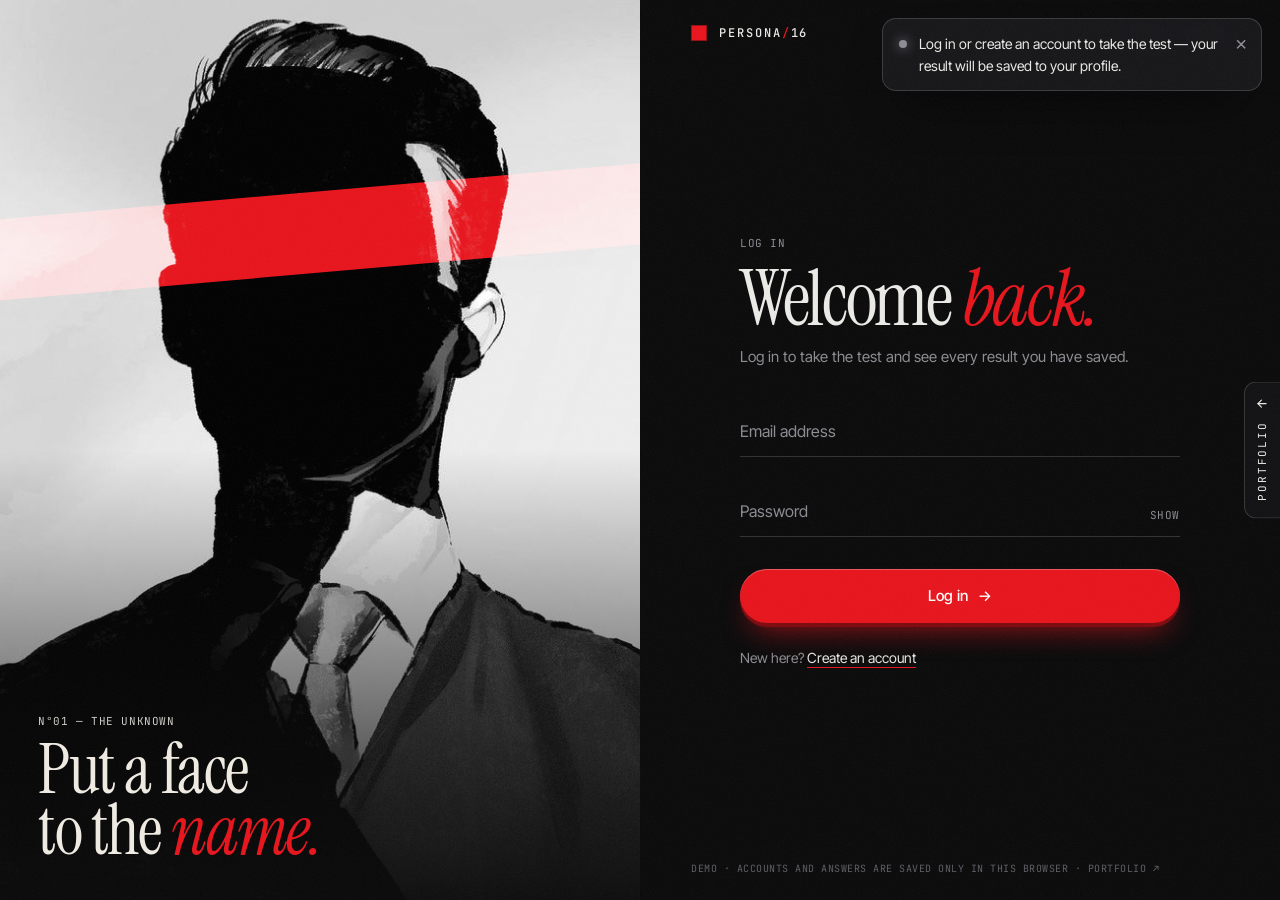
<file: persona16/test.html>
<!doctype html>
<html lang="en">
<head>
<meta charset="utf-8">
<meta name="viewport" content="width=device-width, initial-scale=1">
<title>The test — Persona/16</title>
<meta name="description" content="Persona/16 — a 16-question personality test. Four axes, sixteen types, and every result saved to your profile.">
<meta name="theme-color" content="#0a0a0b">
<meta name="color-scheme" content="dark">
<link rel="icon" href="data:image/svg+xml,%3Csvg xmlns='http://www.w3.org/2000/svg' viewBox='0 0 64 64'%3E%3Crect width='64' height='64' rx='14' fill='%23e8141c'/%3E%3Ccircle cx='32' cy='38' r='19' fill='%230a0a0a'/%3E%3Crect x='6' y='27' width='52' height='7' fill='%23e8141c' transform='rotate(-7 32 30)'/%3E%3C/svg%3E">
<link rel="preconnect" href="https://fonts.googleapis.com">
<link rel="preconnect" href="https://fonts.gstatic.com" crossorigin>
<link rel="stylesheet" href="https://fonts.googleapis.com/css2?family=Instrument+Serif:ital@0;1&family=Inter+Tight:wght@400;500;600&family=JetBrains+Mono:wght@400;500&display=swap">
<script>document.documentElement.classList.add('js')</script>
<style>
:root{
  --bg:#0a0a0b;--bg-2:#111113;--bg-3:#18181b;--bg-4:#222226;
  --line:rgba(255,255,255,.08);--line-2:rgba(255,255,255,.16);
  --text:#ecebe7;--soft:#cfcdc8;--mute:#8d8c92;--dim:#5f5e64;--paper:#f1ece3;
  --red:#e8141c;--red-2:#ff3b40;--red-deep:#7d0a0f;
  --serif:'Instrument Serif','Times New Roman',Times,serif;
  --sans:'Inter Tight',system-ui,-apple-system,'Segoe UI',Roboto,sans-serif;
  --mono:'JetBrains Mono',ui-monospace,'Cascadia Mono',Consolas,monospace;
  --ease:cubic-bezier(.2,.8,.2,1);
  --side:272px;--pad:clamp(20px,4vw,56px);
  color-scheme:dark;
}
*,*::before,*::after{box-sizing:border-box}
*{margin:0;padding:0}
html{scroll-behavior:smooth;-webkit-text-size-adjust:100%}
body{min-height:100vh;background:var(--bg);color:var(--text);font:400 15px/1.55 var(--sans);-webkit-font-smoothing:antialiased;-moz-osx-font-smoothing:grayscale;overflow-x:hidden}
body.locked{overflow:hidden}
body::after{content:"";position:fixed;inset:0;z-index:300;pointer-events:none;opacity:.05;background-image:url("data:image/svg+xml,%3Csvg xmlns='http://www.w3.org/2000/svg' width='220' height='220'%3E%3Cfilter id='n'%3E%3CfeTurbulence type='fractalNoise' baseFrequency='.85' numOctaves='3' stitchTiles='stitch'/%3E%3CfeColorMatrix type='saturate' values='0'/%3E%3C/filter%3E%3Crect width='100%25' height='100%25' filter='url(%23n)'/%3E%3C/svg%3E")}
img{display:block;max-width:100%;height:auto}
a{color:inherit;text-decoration:none}
button{font:inherit;color:inherit;background:none;border:0;cursor:pointer;text-align:inherit}
input{font:inherit;color:inherit}
ol,ul{list-style:none}
em{font-style:italic}
:focus-visible{outline:2px solid var(--red-2);outline-offset:3px;border-radius:6px}
::selection{background:var(--red);color:#fff}
[hidden]{display:none!important}
.mono{font-family:var(--mono);font-size:11px;line-height:1.5;letter-spacing:.05em;text-transform:uppercase;color:var(--mute)}
.sr{position:absolute!important;width:1px;height:1px;overflow:hidden;clip:rect(0 0 0 0);clip-path:inset(50%);white-space:nowrap}

/* ---------- buttons ---------- */
.btn{--h:46px;position:relative;display:inline-flex;align-items:center;justify-content:center;gap:10px;height:var(--h);padding:0 22px;border-radius:999px;font-size:14px;font-weight:500;letter-spacing:.01em;white-space:nowrap;user-select:none;transition:transform .25s var(--ease),box-shadow .25s var(--ease),background-color .25s,border-color .25s,color .25s,opacity .25s}
.btn i{font-style:normal;display:inline-block;transition:transform .3s var(--ease)}
.btn:hover i{transform:translateX(4px)}
.btn-sm{--h:36px;padding:0 14px;font-size:13px}
.btn-lg{--h:54px;padding:0 26px;font-size:15px}
.btn-block{display:flex;width:100%}
.btn-red{background:var(--red);color:#fff;box-shadow:inset 0 1px 0 rgba(255,255,255,.28),0 4px 0 var(--red-deep),0 16px 30px -12px rgba(232,20,28,.7)}
.btn-red:hover{transform:translateY(-2px);box-shadow:inset 0 1px 0 rgba(255,255,255,.28),0 6px 0 var(--red-deep),0 22px 38px -12px rgba(232,20,28,.8)}
.btn-red:active{transform:translateY(3px);box-shadow:inset 0 1px 0 rgba(255,255,255,.2),0 1px 0 var(--red-deep),0 6px 14px -8px rgba(232,20,28,.6)}
.btn-ghost{border:1px solid var(--line-2);background:rgba(255,255,255,.02)}
.btn-ghost:hover{border-color:rgba(255,255,255,.5);background:rgba(255,255,255,.06)}
.btn-paper{background:var(--paper);color:#0a0a0a}
.btn-paper:hover{background:#fff}
.btn:disabled{opacity:.3;pointer-events:none}
.round{display:grid;place-items:center;width:44px;height:44px;border-radius:50%;background:rgba(28,28,31,.92);border:1px solid var(--line-2);font-size:22px;line-height:1;transition:background-color .2s,transform .25s var(--ease)}
.round:hover{background:#2c2c31;transform:scale(1.07)}
.linkish{font:inherit;color:inherit;letter-spacing:inherit;text-transform:inherit}
.linkish:hover{color:var(--text)}

/* ---------- brand + 3D cube ---------- */
.brand{display:inline-flex;align-items:center;gap:12px;font-family:var(--mono);font-size:12px;font-weight:500;letter-spacing:.16em;text-transform:uppercase}
.brand b{color:var(--red);font-weight:500}
.cube{position:relative;width:16px;height:16px;flex:none;transform-style:preserve-3d;animation:cube 9s linear infinite}
.cube i{position:absolute;inset:0;background:var(--red);border:1px solid rgba(0,0,0,.35)}
.cube i:nth-child(1){transform:translateZ(8px)}
.cube i:nth-child(2){transform:rotateY(180deg) translateZ(8px)}
.cube i:nth-child(3){transform:rotateY(90deg) translateZ(8px);background:#b40f16}
.cube i:nth-child(4){transform:rotateY(-90deg) translateZ(8px);background:#b40f16}
.cube i:nth-child(5){transform:rotateX(90deg) translateZ(8px);background:#ff4a4f}
.cube i:nth-child(6){transform:rotateX(-90deg) translateZ(8px);background:#8f0b10}
@keyframes cube{from{transform:rotateX(-24deg) rotateY(0deg)}to{transform:rotateX(-24deg) rotateY(360deg)}}

/* ---------- shell + sidebar ---------- */
.shell{display:grid;grid-template-columns:var(--side) minmax(0,1fr);min-height:100vh}
.side{position:sticky;top:0;height:100vh;height:100dvh;display:flex;flex-direction:column;gap:30px;padding:28px 24px 22px;border-right:1px solid var(--line);background:linear-gradient(180deg,#0e0e10,#0a0a0b);z-index:40}
.side-top{display:flex;align-items:center;justify-content:space-between}
.side-body{display:flex;flex-direction:column;gap:28px;flex:1;min-height:0}
.side-intro{font-size:13px;line-height:1.6;color:var(--mute);max-width:30ch}
.side-nav{display:flex;flex-direction:column;border-top:1px solid var(--line)}
.side-nav a{display:flex;align-items:center;gap:14px;padding:11px 0;border-bottom:1px solid var(--line);font-size:14px;color:var(--mute);transition:color .2s,padding .35s var(--ease)}
.side-nav .n{font-family:var(--mono);font-size:10.5px;color:var(--dim);width:18px}
.side-nav .arr{margin-left:auto;color:var(--red);opacity:0;transform:translateX(-6px);transition:opacity .2s,transform .3s var(--ease)}
.side-nav a:hover,.side-nav a.active{color:var(--text);padding-left:6px}
.side-nav a:hover .arr,.side-nav a.active .arr{opacity:1;transform:none}
.side-nav a.active .n{color:var(--red)}
.side-auth{margin-top:auto;display:flex;flex-direction:column;gap:10px}
.side-row{display:flex;gap:8px}
.side-row>*{flex:1}
.side-row form{display:flex}
.side-row form .btn{flex:1}
.me{display:flex;align-items:center;gap:12px;padding:12px;border:1px solid var(--line);border-radius:14px;background:var(--bg-2)}
.avatar{display:grid;place-items:center;flex:none;width:38px;height:38px;border-radius:50%;background:var(--red);color:#fff;font-family:var(--serif);font-size:18px}
.me-txt{display:flex;flex-direction:column;min-width:0}
.me-txt b{font-weight:500;white-space:nowrap;overflow:hidden;text-overflow:ellipsis}
.side-foot{font-size:10px;color:var(--dim)}
.menu-btn{display:none;position:relative;width:40px;height:40px;border-radius:50%;border:1px solid var(--line-2)}
.menu-btn span{position:absolute;left:12px;right:12px;height:1.5px;background:var(--text);transition:transform .3s var(--ease),top .3s var(--ease)}
.menu-btn span:first-child{top:16px}
.menu-btn span:last-child{top:22px}
.side.open .menu-btn span:first-child{top:19px;transform:rotate(45deg)}
.side.open .menu-btn span:last-child{top:19px;transform:rotate(-45deg)}
.main{min-width:0;position:relative}
@media (max-width:960px){
  .shell{grid-template-columns:1fr}
  .side{position:fixed;inset:0 0 auto 0;height:auto;gap:0;padding:12px var(--pad);border-right:0;border-bottom:1px solid var(--line);background:rgba(10,10,11,.82);-webkit-backdrop-filter:blur(14px);backdrop-filter:blur(14px)}
  .menu-btn{display:block}
  .side-body{display:none}
  .side.open{height:100vh;height:100dvh;background:#0a0a0b}
  .side.open .side-body{display:flex;padding:28px 0 8px;overflow:auto}
}

/* ---------- hero ---------- */
.hero{--cw:156px;--ch:224px;--r:450px;position:relative;min-height:100vh;min-height:100svh;padding:28px var(--pad) 36px;display:grid;grid-template-rows:auto minmax(0,1fr) auto;gap:12px;overflow:hidden;isolation:isolate}
.hero::before{content:"";position:absolute;left:50%;bottom:-30%;width:130%;height:80%;transform:translateX(-50%);background:radial-gradient(50% 50% at 50% 50%,rgba(232,20,28,.30),rgba(232,20,28,0) 70%);z-index:-2;pointer-events:none}
.hero::after{content:"";position:absolute;inset:0;z-index:-1;pointer-events:none;background-image:linear-gradient(90deg,rgba(255,255,255,.045) 1px,transparent 1px);background-size:calc(100% / 6) 100%;-webkit-mask-image:linear-gradient(180deg,transparent,#000 25%,#000 75%,transparent);mask-image:linear-gradient(180deg,transparent,#000 25%,#000 75%,transparent)}
.hero-meta{display:flex;justify-content:space-between;gap:16px;position:relative;z-index:3}
.hero-stage{position:relative;min-height:max(calc(var(--ch) * 2.15),360px)}
.hero-title{position:absolute;inset:0;display:flex;flex-direction:column;justify-content:space-between;font-family:var(--serif);font-weight:400;font-size:clamp(88px,14vw,236px);line-height:.8;letter-spacing:-.035em;pointer-events:none;user-select:none;z-index:0}
.hero-title .l2{align-self:flex-end;color:var(--red);padding-right:.04em}
.ring-scene{position:absolute;inset:0;perspective:1600px;perspective-origin:50% 42%;z-index:2;cursor:grab;touch-action:pan-y;user-select:none;-webkit-user-select:none}
.ring-scene.grabbing{cursor:grabbing}
.ring{position:absolute;left:50%;top:50%;width:var(--cw);height:var(--ch);margin:calc(var(--ch) / -2) 0 0 calc(var(--cw) / -2);transform-style:preserve-3d;transform:translateZ(calc(var(--r) * -1)) rotateX(var(--tilt,-10deg)) rotateY(var(--angle,0deg))}
.ring-card{position:absolute;inset:0;display:block;transform-style:preserve-3d;transform:rotateY(var(--a)) translateZ(var(--r));border-radius:12px;cursor:inherit}
.rc-face{position:absolute;inset:0;display:block;border-radius:12px;overflow:hidden;-webkit-backface-visibility:hidden;backface-visibility:hidden}
.rc-front{box-shadow:0 30px 60px -24px rgba(0,0,0,.9)}
.rc-front::before{content:"";position:absolute;inset:0;z-index:7;border-radius:inherit;box-shadow:inset 0 0 0 1px rgba(255,255,255,.12);pointer-events:none}
.rc-front::after{content:"";position:absolute;inset:0;z-index:6;background:#050505;opacity:calc((1 - var(--d,1)) * .82);pointer-events:none}
.rc-back{transform:rotateY(180deg);display:grid;place-items:center;background:#0e0e10;box-shadow:inset 0 0 0 1px rgba(255,255,255,.06)}
.rc-back::before{content:"";position:absolute;left:0;right:0;top:46%;height:8%;background:rgba(232,20,28,.32)}
.rc-back b{position:relative;font-family:var(--mono);font-weight:400;font-size:11px;letter-spacing:.24em;color:rgba(255,255,255,.2)}
.ring-card:focus-visible{outline:none}
.ring-card:focus-visible .rc-front{outline:2px solid var(--red-2);outline-offset:4px}
.ring-floor{position:absolute;left:50%;top:calc(50% + var(--ch) * .58);width:min(1000px,100%);height:110px;transform:translateX(-50%);background:radial-gradient(50% 50% at 50% 50%,rgba(232,20,28,.30),transparent 70%);filter:blur(8px);pointer-events:none}
.drag-hint{color:var(--dim);white-space:nowrap}
@media (min-width:1400px){.hero{--cw:178px;--ch:256px;--r:520px}}
@media (max-width:1100px){.drag-hint{display:none}}
.hero-foot{position:relative;z-index:3;display:grid;grid-template-columns:minmax(0,1fr) auto;align-items:end;gap:24px 48px}
.hero-lede{max-width:42ch;color:var(--soft);font-size:16px;margin-bottom:22px}
.hero-cta{display:flex;flex-wrap:wrap;gap:10px}
.hero-stats{display:flex;gap:32px}
.hero-stats li{display:flex;flex-direction:column;gap:4px}
.hero-stats b{font-family:var(--serif);font-weight:400;font-size:48px;line-height:.9;letter-spacing:0;text-transform:none;color:var(--text)}
@media (max-width:960px){.hero{padding-top:84px}}
@media (max-width:720px){
  .hero{--cw:112px;--ch:162px;--r:320px}
  .hero-stage{min-height:calc(var(--ch) * 2.6)}
  .hero-foot{grid-template-columns:1fr}
  .hero-stats{gap:24px}
  .hero-stats b{font-size:36px}
  .hero-meta span:last-child{display:none}
}

/* ---------- posters (type artwork or typographic) ---------- */
.poster{position:relative;display:block;width:100%;height:100%;overflow:hidden;background:var(--pbg);color:var(--pfg);container-type:inline-size;isolation:isolate}
.g-NT{--pbg:#0c0c0d;--pfg:#f1ece3;--pa:#f1ece3;--pb:#202024;--pband:var(--red);--pcode:var(--red)}
.g-NF{--pbg:var(--red);--pfg:#0a0a0a;--pa:#f1ece3;--pb:#0a0a0a;--pband:var(--red);--pcode:#fff}
.g-SJ{--pbg:#efe9df;--pfg:#0a0a0a;--pa:#0a0a0a;--pb:var(--red);--pband:#efe9df;--pcode:var(--red)}
.g-SP{--pbg:#1a1a1d;--pfg:var(--red);--pa:var(--red);--pb:#f1ece3;--pband:#1a1a1d;--pcode:#f1ece3}
.p-name{position:absolute;top:6cqw;left:0;right:0;z-index:1;display:block;text-align:center;font-family:var(--serif);text-transform:uppercase;line-height:.86;letter-spacing:-.01em;white-space:nowrap;color:var(--pfg)}
.p-code{position:absolute;right:8cqw;top:27cqw;z-index:4;display:block;font-family:var(--serif);font-size:12cqw;line-height:1;color:var(--pcode);padding-bottom:1.2cqw;border-bottom:.5cqw solid currentColor}
.p-orb{position:absolute;left:50%;bottom:-20cqw;z-index:2;display:block;width:96cqw;height:96cqw;border-radius:50%;transform:translateX(-50%);overflow:hidden;background:linear-gradient(90deg,var(--pb) 50%,var(--pa) 50%)}
.p-orb i{position:absolute;left:-6%;right:-6%;top:27%;height:12%;background:var(--pband);transform:rotate(-7deg)}
.p-no{position:absolute;left:7cqw;top:29cqw;z-index:5;display:block;font-family:var(--mono);font-size:3.6cqw;letter-spacing:.12em;color:var(--pfg);opacity:.7}
.poster.has-art img{position:absolute;inset:0;width:100%;height:100%;object-fit:cover;-webkit-user-drag:none}
.p-tag{position:absolute;left:0;right:0;bottom:0;z-index:2;display:flex;align-items:baseline;gap:3cqw;padding:18cqw 6cqw 5cqw;background:linear-gradient(180deg,transparent,rgba(0,0,0,.88));font-family:var(--mono);font-size:4.2cqw;letter-spacing:.08em;text-transform:uppercase;color:#d8d4cc}
.p-tag b{font-family:var(--serif);font-weight:400;font-size:13cqw;line-height:1;letter-spacing:0;color:#fff}

/* ---------- sections ---------- */
.sec{position:relative;padding:clamp(80px,10vw,150px) var(--pad);border-top:1px solid var(--line)}
.sec-head{display:grid;grid-template-columns:minmax(140px,220px) minmax(0,1fr);gap:16px 32px;margin-bottom:clamp(36px,5vw,64px);align-items:start}
.sec-head>.mono{padding-top:14px}
.sec-title{font-family:var(--serif);font-weight:400;font-size:clamp(46px,6vw,96px);line-height:.92;letter-spacing:-.025em;max-width:14ch}
.sec-title em{color:var(--red)}
.sec-sub{grid-column:2;color:var(--mute);max-width:56ch}
@media (max-width:720px){.sec-head{grid-template-columns:1fr}.sec-sub{grid-column:1}.sec-head>.mono{padding-top:0}}

/* ---------- reveal + 3D tilt ---------- */
.js .reveal{opacity:0;translate:0 40px}
.js .reveal.in{opacity:1;translate:0 0}
.reveal,[data-tilt]{transition:opacity 1s var(--ease) var(--delay,0ms),translate 1s var(--ease) var(--delay,0ms),transform var(--tt,.6s) var(--ease),box-shadow .4s,border-color .3s}
[data-tilt]{transform:perspective(1000px) rotateX(var(--rx,0deg)) rotateY(var(--ry,0deg))}
[data-tilt].tilting{--tt:.12s}
.glare{position:absolute;inset:0;z-index:8;pointer-events:none;border-radius:inherit;background:radial-gradient(circle at var(--mx,50%) var(--my,50%),rgba(255,255,255,.2),rgba(255,255,255,0) 46%);opacity:0;transition:opacity .35s}
.tilting .glare{opacity:1}

/* ---------- gallery ---------- */
.masonry{column-count:3;column-gap:16px}
@media (max-width:1180px){.masonry{column-count:2}}
@media (max-width:600px){.masonry{column-count:1}}
.tile{position:relative;display:inline-block;width:100%;margin:0 0 16px;border-radius:16px;background:var(--bg-2);border:1px solid var(--line);overflow:hidden;cursor:zoom-in;break-inside:avoid}
.tile:hover{border-color:var(--line-2);box-shadow:0 40px 60px -30px rgba(0,0,0,.9),0 0 0 1px rgba(232,20,28,.3)}
.tile-media{position:relative;display:block;overflow:hidden;background:#000}
.tile-media img{position:relative;z-index:1;width:100%;height:100%;object-fit:cover;transition:transform 1.1s var(--ease)}
.tile:hover .tile-media img{transform:scale(1.045)}
.tile-fallback{position:absolute;inset:0;display:grid;place-items:center;font-family:var(--serif);font-size:56px;color:var(--red);background:var(--bg-3)}
.tile figcaption{display:flex;justify-content:space-between;gap:12px;padding:11px 14px;font-size:10.5px}
.tile figcaption span:first-child{color:var(--text)}
.tile.is-out{display:none}
.filters{display:flex;flex-wrap:wrap;gap:8px;margin:0 0 24px}
.filter-btn{display:inline-flex;align-items:center;gap:8px;height:36px;padding:0 15px;border-radius:999px;border:1px solid var(--line-2);font-size:13px;color:var(--soft);transition:background-color .25s,border-color .25s,color .25s,transform .25s var(--ease)}
.filter-btn b{font-family:var(--mono);font-size:10px;font-weight:400;color:var(--mute)}
.filter-btn:hover{border-color:rgba(255,255,255,.45);color:var(--text);transform:translateY(-1px)}
.filter-btn[aria-pressed="true"]{background:var(--paper);border-color:var(--paper);color:#0a0a0a}
.filter-btn[aria-pressed="true"] b{color:var(--red)}

/* ---------- axes (3D flip cards) ---------- */
.axes{display:grid;grid-template-columns:repeat(4,minmax(0,1fr));gap:16px}
@media (max-width:1180px){.axes{grid-template-columns:repeat(2,minmax(0,1fr))}}
@media (max-width:560px){.axes{grid-template-columns:1fr}}
.flip{display:block;width:100%;height:360px;perspective:1100px}
.flip-inner{position:relative;display:block;width:100%;height:100%;transform-style:preserve-3d;transition:transform .9s var(--ease)}
.flip.flipped .flip-inner,.flip:focus-visible .flip-inner{transform:rotateY(180deg)}
@media (hover:hover){.flip:hover .flip-inner{transform:rotateY(180deg)}}
.flip:focus-visible{outline:none}
.flip-face{position:absolute;inset:0;display:flex;flex-direction:column;justify-content:space-between;padding:22px;border-radius:18px;overflow:hidden;-webkit-backface-visibility:hidden;backface-visibility:hidden}
.flip-front{background:linear-gradient(160deg,#16161a,#0e0e10);border:1px solid var(--line)}
.flip-front::after{content:"";position:absolute;left:-10%;right:-10%;top:56%;height:12px;background:var(--red);transform:rotate(-6deg);opacity:.9}
.axis-letters{position:relative;z-index:1;display:flex;align-items:baseline;gap:8px;font-family:var(--serif);font-size:124px;line-height:.8;letter-spacing:-.02em}
.axis-letters b{font-weight:400}
.axis-letters i{color:var(--red);font-size:.7em}
.axis-names{position:relative;z-index:1;font-size:15px;color:var(--soft)}
.axis-names em{color:var(--mute)}
.flip-hint{position:relative;z-index:1;color:var(--dim)}
.flip-back{transform:rotateY(180deg);justify-content:center;gap:6px;background:var(--red);color:#0a0a0a}
.pole{display:flex;flex-direction:column;gap:6px;padding:14px 0}
.pole+.pole{border-top:1px solid rgba(0,0,0,.25)}
.pole b{font-family:var(--serif);font-weight:400;font-size:30px;line-height:1}
.pole span{font-size:14px;line-height:1.45}

/* ---------- 16 types ---------- */
.temps{display:grid;grid-template-columns:repeat(4,minmax(0,1fr));gap:16px}
@media (max-width:1180px){.temps{grid-template-columns:repeat(2,minmax(0,1fr))}}
@media (max-width:560px){.temps{grid-template-columns:1fr}}
.temp-head{display:flex;flex-direction:column;gap:4px;padding:0 2px 14px;margin-bottom:14px;border-bottom:1px solid var(--line)}
.temp-head .mono{color:var(--text)}
.temp-desc{font-size:13px;color:var(--mute)}
.tcard{position:relative;display:flex;flex-direction:column;width:100%;min-height:184px;padding:18px;margin-bottom:12px;border-radius:16px;overflow:hidden;background:var(--pbg);color:var(--pfg)}
.tcard.g-NT,.tcard.g-SP{border:1px solid var(--line-2)}
.tcard:hover{box-shadow:0 30px 50px -24px rgba(0,0,0,.9)}
.tc-orb{position:absolute;right:-34px;top:-34px;width:120px;height:120px;border-radius:50%;overflow:hidden;background:linear-gradient(90deg,var(--pb) 50%,var(--pa) 50%);opacity:.95;transition:transform .8s var(--ease)}
.tc-orb i{position:absolute;left:-10%;right:-10%;top:50%;height:13%;background:var(--pband);transform:rotate(-7deg)}
.tcard:hover .tc-orb{transform:rotate(-20deg) scale(1.08)}
.tc-code{position:relative;font-family:var(--serif);font-size:62px;line-height:.85;letter-spacing:-.01em}
.tc-name{position:relative;margin-top:10px;color:inherit;opacity:.85}
.g-NT .tc-name{color:var(--red);opacity:1}
.tc-tag{position:relative;margin-top:auto;padding-top:18px;padding-right:26px;font-size:13px;line-height:1.4;opacity:.8}
.tc-arr{position:absolute;right:16px;bottom:14px;font-size:18px;transition:transform .3s var(--ease)}
.tcard:hover .tc-arr{transform:translate(3px,-3px)}
.you{position:absolute;left:18px;top:-1px;z-index:3;padding:3px 8px 4px;border-radius:0 0 8px 8px;background:#fff;color:#0a0a0a;font-size:10px}
.tcard.is-mine{box-shadow:0 0 0 2px #fff,0 24px 50px -20px rgba(232,20,28,.8)}
.tcard.is-mine .tc-code{margin-top:10px}

/* ---------- creators ---------- */
.creators{display:grid;grid-template-columns:repeat(3,minmax(0,1fr));gap:16px}
@media (max-width:900px){.creators{grid-template-columns:repeat(2,minmax(0,1fr))}}
@media (max-width:560px){.creators{grid-template-columns:1fr}}
.creator{position:relative;border-radius:18px;border:1px solid var(--line);background:var(--bg-2);overflow:hidden}
.creator:hover{border-color:var(--line-2)}
.creator-photo{position:relative;aspect-ratio:4/5;background:#0d0d0f;overflow:hidden}
.creator-photo img{width:100%;height:100%;object-fit:cover;filter:grayscale(1) contrast(1.08);transition:filter .6s,transform 1s var(--ease)}
.creator:hover .creator-photo img{filter:none;transform:scale(1.03)}
.photo-slot{position:absolute;inset:14px;display:grid;place-items:center;border:1px dashed rgba(255,255,255,.18);border-radius:12px;overflow:hidden}
.slot-orb{position:absolute;width:72%;aspect-ratio:1;border-radius:50%;overflow:hidden;background:linear-gradient(90deg,#17171a 50%,#232327 50%)}
.slot-orb i{position:absolute;left:-10%;right:-10%;top:30%;height:12%;background:var(--red);transform:rotate(-7deg)}
.slot-initials{position:relative;z-index:1;font-family:var(--serif);font-size:104px;line-height:1;color:var(--paper);text-shadow:0 10px 30px rgba(0,0,0,.6)}
.slot-label{position:absolute;left:14px;bottom:12px}
.creator-meta{display:flex;align-items:flex-end;justify-content:space-between;gap:16px;padding:18px 20px 20px}
.creator-meta h3{font-family:var(--serif);font-weight:400;font-size:34px;line-height:1;margin:6px 0 4px}
.creator-role{font-size:13px;color:var(--mute)}
.creator-no{font-family:var(--serif);font-size:52px;line-height:.8;color:var(--red)}

/* ---------- outro ---------- */
.outro{position:relative;padding:clamp(80px,10vw,150px) var(--pad) 28px;border-top:1px solid var(--line);overflow:hidden;isolation:isolate}
.outro::before{content:"";position:absolute;right:-20%;top:10%;width:80%;height:80%;background:radial-gradient(50% 50% at 50% 50%,rgba(232,20,28,.22),transparent 70%);z-index:-1;pointer-events:none}
.outro-grid{display:grid;grid-template-columns:minmax(0,.8fr) minmax(0,1.3fr);gap:clamp(32px,6vw,96px);align-items:center}
.outro-art{position:relative;max-width:400px;aspect-ratio:736/1118;border-radius:18px;overflow:hidden;background:#f4f2ee;box-shadow:0 50px 80px -40px rgba(0,0,0,.9),0 0 0 1px var(--line)}
.outro-art img{width:100%;height:100%;object-fit:cover}
.outro h2{font-family:var(--serif);font-weight:400;font-size:clamp(78px,11vw,188px);line-height:.82;letter-spacing:-.035em;margin:16px 0 26px}
.outro h2 em{color:var(--red)}
.outro .lede{max-width:46ch;color:var(--soft);margin-bottom:30px}
.foot-line{display:flex;flex-wrap:wrap;justify-content:space-between;gap:10px 24px;margin-top:clamp(64px,8vw,120px);padding-top:20px;border-top:1px solid var(--line);font-size:10px;color:var(--dim)}
.foot-admin{color:var(--mute);border-bottom:1px solid var(--red);transition:color .2s}
.foot-admin:hover{color:var(--text)}
@media (max-width:800px){.outro-grid{grid-template-columns:1fr}.outro-art{max-width:280px}}

/* ---------- layers: gallery viewer + type modal ---------- */
.layer{position:fixed;inset:0;z-index:100;display:grid;place-items:center;padding:24px;opacity:0;transition:opacity .38s var(--ease)}
.layer.open{opacity:1}
.layer-backdrop{position:absolute;inset:0;background:rgba(4,4,5,.86);-webkit-backdrop-filter:blur(16px);backdrop-filter:blur(16px)}
.v-panel,.t-panel{position:relative;background:var(--bg-2);border:1px solid var(--line);border-radius:20px;overflow:hidden;box-shadow:0 60px 120px -40px rgba(0,0,0,.95);transform:perspective(1400px) translateY(34px) rotateX(9deg) scale(.96);transition:transform .65s var(--ease)}
.layer.open .v-panel,.layer.open .t-panel{transform:none}
.v-panel{width:min(1240px,calc(100vw - 150px));height:min(780px,calc(100vh - 48px));display:grid;grid-template-columns:300px minmax(0,1fr)}
.v-info{display:flex;flex-direction:column;gap:14px;padding:26px 24px;border-right:1px solid var(--line);overflow:auto}
.v-info h3{font-family:var(--serif);font-weight:400;font-size:46px;line-height:.95;letter-spacing:-.01em}
.v-code{align-self:flex-start;font-family:var(--serif);font-size:24px;line-height:1.1;color:var(--red);border-bottom:1px solid currentColor}
.v-note{color:var(--soft);font-size:14px}
.v-type{align-self:flex-start}
.v-keys{margin-top:auto;color:var(--dim)}
.v-media{--vp:clamp(12px,2vw,28px);position:relative;min-height:0;background:#050506}
.v-media img{position:absolute;left:var(--vp);top:var(--vp);width:calc(100% - var(--vp) * 2);height:calc(100% - var(--vp) * 2);object-fit:contain;opacity:0;transform:scale(.98);transition:opacity .45s,transform .6s var(--ease)}
.v-media img.loaded{opacity:1;transform:none}
.v-close{position:absolute;top:18px;left:18px;z-index:3}
.v-prev,.v-next{position:absolute;top:50%;z-index:3;translate:0 -50%}
.v-prev{left:18px}
.v-next{right:18px}
.t-panel{width:min(1000px,100%);max-height:calc(100vh - 48px);display:grid;grid-template-columns:minmax(0,.9fr) minmax(0,1.1fr)}
.t-poster{position:relative;min-height:500px}
.t-poster .poster{position:absolute;inset:0}
.t-info{display:flex;flex-direction:column;align-items:flex-start;gap:12px;padding:clamp(24px,3.4vw,44px);overflow:auto}
.t-code{font-family:var(--serif);font-size:104px;line-height:.8;letter-spacing:-.02em;color:var(--red);margin-top:8px}
.t-info h3{font-family:var(--serif);font-weight:400;font-size:42px;line-height:1}
.t-tag{font-size:17px}
.t-desc{color:#bdbbb6}
.t-close{position:absolute;top:14px;right:14px;z-index:5}
.chips{display:flex;flex-wrap:wrap;gap:8px;margin:6px 0 12px}
.chips li{padding:6px 12px;border-radius:99px;border:1px solid var(--line-2);font-size:12.5px;color:var(--soft)}
.t-more{width:100%;margin:0 0 14px}
.t-thumbs{display:flex;flex-wrap:wrap;gap:8px;margin-top:8px}
.t-thumb{width:68px;height:68px;border-radius:10px;overflow:hidden;border:1px solid var(--line-2);background:#000;transition:transform .25s var(--ease),border-color .2s}
.t-thumb:hover{transform:translateY(-3px);border-color:var(--red)}
.t-thumb img{width:100%;height:100%;object-fit:cover}
@media (max-width:820px){
  .layer{padding:12px}
  .v-panel{width:100%;height:calc(100vh - 24px);height:calc(100dvh - 24px);grid-template-columns:1fr;grid-template-rows:minmax(0,1fr) auto}
  .v-info{order:2;max-height:44vh;padding:18px 18px 20px;border-right:0;border-top:1px solid var(--line)}
  .v-info h3{font-size:34px}
  .v-keys{display:none}
  .v-close{top:22px;left:22px}
  .v-prev,.v-next{top:30%}
  .v-prev{left:22px}
  .v-next{right:22px}
  .t-panel{grid-template-columns:1fr;overflow:auto}
  .t-poster{display:grid;place-items:center;min-height:0;padding:28px 24px 0}
  .t-poster .poster{position:relative;inset:auto;width:min(240px,64%);height:auto;aspect-ratio:4/5;border-radius:14px;box-shadow:0 30px 60px -30px rgba(232,20,28,.6)}
  .t-info{overflow:visible}
  .t-code{font-size:80px}
}

/* ---------- toasts ---------- */
.toasts{position:fixed;top:18px;right:18px;z-index:150;display:flex;flex-direction:column;gap:10px;width:min(380px,calc(100vw - 36px))}
.toast{display:flex;align-items:flex-start;gap:12px;padding:14px 14px 14px 16px;border-radius:14px;background:rgba(24,24,27,.94);-webkit-backdrop-filter:blur(12px);backdrop-filter:blur(12px);border:1px solid var(--line-2);box-shadow:0 24px 50px -20px rgba(0,0,0,.85);font-size:14px;animation:toastIn .6s var(--ease) both}
.toast::before{content:"";flex:none;width:8px;height:8px;margin-top:7px;border-radius:50%;background:var(--c);box-shadow:0 0 12px var(--c)}
.toast-success{--c:var(--paper)}
.toast-error{--c:var(--red-2)}
.toast-info{--c:var(--mute)}
.toast button{margin-left:auto;color:var(--mute);font-size:20px;line-height:1}
.toast button:hover{color:var(--text)}
.toast.out{animation:toastOut .4s var(--ease) both}
@keyframes toastIn{from{opacity:0;transform:perspective(600px) translateX(40px) rotateY(-30deg)}}
@keyframes toastOut{to{opacity:0;transform:perspective(600px) translateX(40px) rotateY(-30deg)}}

/* ---------- top bar (test / result) ---------- */
.topbar{position:sticky;top:0;z-index:30;display:grid;grid-template-columns:1fr auto 1fr;align-items:center;gap:16px;height:64px;padding:0 var(--pad);background:rgba(10,10,11,.8);-webkit-backdrop-filter:blur(14px);backdrop-filter:blur(14px);border-bottom:1px solid var(--line)}
.topbar-mid{color:var(--text)}
.topbar-mid b{color:var(--red);font-weight:500}
.topbar-right{justify-self:end;display:flex;align-items:center;gap:20px}
.topbar-right a:hover{color:var(--text)}
@media (max-width:600px){.topbar .brand-word{display:none}.topbar-right{gap:14px}}

/* ---------- auth ---------- */
.auth{display:grid;grid-template-columns:minmax(0,1fr) minmax(0,1fr);min-height:100vh;min-height:100dvh}
.auth-art{position:relative;overflow:hidden;background:#000;isolation:isolate}
.auth-art img{position:absolute;inset:0;width:100%;height:100%;object-fit:cover;object-position:50% 20%;filter:grayscale(1) contrast(1.05);animation:artIn 1.6s var(--ease) both}
.auth-band{position:absolute;left:-10%;right:-10%;height:9%;z-index:1;background:var(--red);transform-origin:left center;animation:band 1.1s .35s var(--ease) both}
.art-unknown .auth-band{top:25%;mix-blend-mode:screen}
.art-observer .auth-band{top:38%;mix-blend-mode:multiply}
.auth-art::after{content:"";position:absolute;inset:0;z-index:2;background:linear-gradient(180deg,rgba(10,10,11,0) 50%,rgba(10,10,11,.94))}
.auth-quote{position:absolute;left:clamp(20px,3vw,44px);right:clamp(20px,3vw,44px);bottom:clamp(20px,3vw,44px);z-index:3}
.auth-quote .mono{color:var(--soft)}
.auth-big{margin-top:10px;font-family:var(--serif);font-size:clamp(48px,5.4vw,92px);line-height:.88;letter-spacing:-.025em;color:var(--paper)}
.auth-big em{color:var(--red)}
@keyframes artIn{from{opacity:0;transform:scale(1.1)}}
@keyframes band{from{transform:rotate(-5deg) scaleX(0)}to{transform:rotate(-5deg) scaleX(1)}}
.auth-main{display:flex;flex-direction:column;min-width:0;padding:24px var(--pad)}
.auth-top{display:flex;align-items:center;justify-content:space-between;gap:16px}
.back-link:hover{color:var(--text)}
.auth-card{width:100%;max-width:440px;margin:auto;padding:48px 0}
.auth-card h1{margin:14px 0 12px;font-family:var(--serif);font-weight:400;font-size:clamp(58px,6vw,86px);line-height:.88;letter-spacing:-.03em}
.auth-card h1 em{color:var(--red)}
.auth-sub{color:var(--mute);margin-bottom:8px}
.auth-form{display:flex;flex-direction:column}
.auth-form .btn{margin-top:32px}
.form-error{margin-top:14px;padding:12px 14px;border-radius:12px;background:rgba(232,20,28,.1);border:1px solid rgba(232,20,28,.4);color:#ffb3b5;font-size:14px}
.auth-switch{margin-top:24px;color:var(--mute);font-size:14px}
.auth-switch a{color:var(--text);border-bottom:1px solid var(--red);padding-bottom:1px}
.auth-foot{font-size:10px;color:var(--dim)}
.field{position:relative;margin-top:22px}
.field input{display:block;width:100%;height:58px;padding:24px 0 8px;background:transparent;border:0;border-bottom:1px solid var(--line-2);border-radius:0;font-size:16px;outline:none;transition:border-color .25s}
.field input[type=password],.field input[data-was=password]{padding-right:56px}
.field input:-webkit-autofill{-webkit-text-fill-color:var(--text);-webkit-box-shadow:0 0 0 100px var(--bg) inset;caret-color:var(--text)}
.field label{position:absolute;left:0;top:20px;color:var(--mute);font-size:16px;pointer-events:none;transform-origin:left top;transition:transform .25s var(--ease),top .25s var(--ease),color .25s}
.field input:focus+label,.field input:not(:placeholder-shown)+label{top:2px;transform:scale(.74);color:var(--text)}
.field::after{content:"";position:absolute;left:0;top:57px;width:100%;height:1px;background:var(--red);transform:scaleX(0);transform-origin:left;transition:transform .45s var(--ease)}
.field:focus-within::after{transform:scaleX(1)}
.field.has-err input{border-bottom-color:rgba(255,59,64,.6)}
.field-err{display:block;margin-top:8px;color:#ff8a8d;font-size:12.5px}
.pw-toggle{position:absolute;right:0;top:26px;padding:2px 0;color:var(--mute)}
.pw-toggle:hover{color:var(--text)}
@media (max-width:860px){.auth{grid-template-columns:1fr}.auth-art{height:40vh;min-height:280px}.auth-card{padding:36px 0}}

/* ---------- test ---------- */
.page-test{background:radial-gradient(70% 55% at 50% 115%,rgba(232,20,28,.2),transparent 60%) fixed,var(--bg)}
.progress{position:sticky;top:64px;z-index:29;height:2px;background:var(--line)}
.progress span{display:block;width:0;height:100%;background:var(--red);box-shadow:0 0 14px var(--red);transition:width .6s var(--ease)}
.test{position:relative;min-height:calc(100vh - 66px);min-height:calc(100dvh - 66px);display:grid;place-items:center;padding:clamp(28px,5vw,64px) var(--pad);overflow:hidden}
.q-ghost{position:absolute;right:-1vw;bottom:-6vw;font-family:var(--serif);font-size:clamp(220px,36vw,540px);line-height:.8;letter-spacing:-.04em;color:transparent;-webkit-text-stroke:1px rgba(255,255,255,.08);pointer-events:none;user-select:none}
html:not(.js) .q-ghost{display:none}
.test-form{position:relative;z-index:1;width:min(880px,100%)}
.test-intro{margin-bottom:28px}
.q-stage{perspective:1400px}
.q{min-width:0;margin:0 0 64px;padding:0;border:0}
.js .q-stage{position:relative;height:clamp(390px,46vh,450px)}
.js .q{position:absolute;inset:0;margin:0;opacity:0;pointer-events:none;transform:translateX(80px) rotateY(-28deg);transform-origin:0 50%;transition:opacity .5s var(--ease),transform .75s var(--ease)}
.js .q.before{transform:translateX(-80px) rotateY(28deg);transform-origin:100% 50%}
.js .q.active{opacity:1;pointer-events:auto;transform:none}
.q-meta{display:flex;gap:16px}
.q-meta span:first-child{color:var(--red)}
.q-text{max-width:22ch;margin:18px 0 44px;font-family:var(--serif);font-size:clamp(34px,4.6vw,62px);line-height:1.02;letter-spacing:-.015em;text-wrap:balance}
.scale{display:flex;align-items:center;justify-content:space-between;gap:6px;max-width:640px}
.dot{position:relative;display:grid;place-items:center;width:56px;height:56px;cursor:pointer}
.dot input{position:absolute;inset:0;width:100%;height:100%;margin:0;opacity:0;cursor:pointer}
.dot-ring{display:block;width:var(--s);height:var(--s);border-radius:50%;border:2px solid var(--c);pointer-events:none;transition:transform .3s var(--ease),background-color .25s,box-shadow .3s}
.dot:hover .dot-ring{transform:scale(1.12)}
.dot input:checked+.dot-ring{background:var(--c);transform:scale(1.08);box-shadow:0 0 0 6px rgba(255,255,255,.05),0 12px 28px -6px var(--g)}
.dot input:focus-visible+.dot-ring{outline:2px solid #fff;outline-offset:5px}
.d1,.d7{--s:52px}.d2,.d6{--s:42px}.d3,.d5{--s:32px}.d4{--s:22px}
.d1,.d2,.d3{--c:#e6e1d8;--g:rgba(230,225,216,.5)}
.d4{--c:#6c6b71;--g:transparent}
.d5,.d6,.d7{--c:var(--red);--g:rgba(232,20,28,.75)}
.scale-ends{display:flex;justify-content:space-between;max-width:640px;margin-top:14px}
.scale-ends span:first-child{color:#e6e1d8}
.scale-ends span:last-child{color:var(--red-2)}
.test-nav{display:flex;align-items:center;justify-content:space-between;gap:12px;margin-top:20px;padding-top:22px;border-top:1px solid var(--line)}
.test-keys{color:var(--dim)}
html:not(.js) #prevBtn,html:not(.js) #nextBtn,html:not(.js) .test-keys{display:none}
html:not(.js) .test-nav{justify-content:flex-end}
.q.shake{animation:shake .5s}
@keyframes shake{20%,60%{translate:-8px 0}40%,80%{translate:8px 0}}
@media (max-width:640px){
  .dot{width:40px;height:40px}
  .d1,.d7{--s:38px}.d2,.d6{--s:31px}.d3,.d5{--s:25px}.d4{--s:17px}
  .test-keys{display:none}
  .js .q-stage{height:420px}
  .test-nav .btn{padding:0 16px}
}

/* ---------- result ---------- */
.result{max-width:1320px;margin:0 auto;padding:clamp(28px,5vw,64px) var(--pad) 72px}
.r-hero{display:grid;grid-template-columns:minmax(0,5fr) minmax(0,7fr);gap:clamp(32px,6vw,96px);align-items:center}
.r-poster{position:relative;aspect-ratio:4/5;border-radius:20px;overflow:hidden;box-shadow:0 60px 100px -40px rgba(232,20,28,.5),0 0 0 1px var(--line-2)}
.r-poster .poster{position:absolute;inset:0}
.r-code{display:flex;margin:18px 0 12px;font-family:var(--serif);font-weight:400;font-size:clamp(120px,15vw,232px);line-height:.8;letter-spacing:-.02em;color:var(--paper);perspective:800px}
.r-code span{display:inline-block;transform-origin:50% 100%;text-shadow:1px 1px 0 #c3121a,2px 2px 0 #b51018,3px 3px 0 #a70f16,4px 4px 0 #990e14,5px 5px 0 #8b0c12,6px 6px 0 #7d0b10,7px 7px 0 #6f0a0e,8px 8px 0 #61090c,18px 22px 34px rgba(0,0,0,.65);animation:letterIn 1s var(--ease) both;animation-delay:calc(var(--k) * 90ms + 150ms)}
@keyframes letterIn{from{opacity:0;transform:rotateX(-90deg) translateY(20px)}}
.r-name{font-family:var(--serif);font-weight:400;font-size:clamp(38px,4vw,58px);line-height:1}
.r-group{margin-top:10px}
.r-tag{margin-top:22px;font-size:18px}
.r-desc{max-width:56ch;margin-top:10px;color:#bdbbb6}
.r-info .chips{margin-top:20px}
.r-actions{display:flex;flex-wrap:wrap;gap:10px;margin-top:22px}
.r-sec-head{display:flex;align-items:baseline;justify-content:space-between;gap:16px;margin:clamp(64px,8vw,110px) 0 22px;padding-bottom:16px;border-bottom:1px solid var(--line)}
.r-sec-head h3{font-family:var(--serif);font-weight:400;font-size:clamp(38px,4vw,58px);line-height:1}
.r-sec-head h3 em{color:var(--red)}
.bars{display:grid;grid-template-columns:repeat(2,minmax(0,1fr));gap:14px}
.bar{padding:20px 22px;border:1px solid var(--line);border-radius:16px;background:var(--bg-2)}
.bar-head{display:flex;justify-content:space-between;align-items:baseline;gap:12px}
.bar-head b{font-family:var(--serif);font-weight:400;font-size:30px;line-height:1}
.bar-track{position:relative;height:10px;margin:18px 0 12px;border-radius:99px;background:var(--bg-4);overflow:hidden}
.bar-fill{position:absolute;top:0;bottom:0;width:calc(var(--p) * 1%);border-radius:99px;animation:grow 1.4s var(--ease) .4s both}
.bar-fill.from-left{left:0;background:linear-gradient(90deg,var(--red-deep),var(--red))}
.bar-fill.from-right{right:0;background:linear-gradient(270deg,var(--red-deep),var(--red))}
@keyframes grow{from{width:0}}
.bar-mid{position:absolute;left:50%;top:0;bottom:0;width:2px;margin-left:-1px;background:var(--bg-2)}
.bar-ends{display:flex;justify-content:space-between;gap:8px;font-size:10.5px}
.bar-ends .on{color:var(--text)}
.hist{border-top:1px solid var(--line)}
.hist a{display:grid;grid-template-columns:170px 90px minmax(0,1fr) auto 24px;align-items:center;gap:16px;padding:16px 4px;border-bottom:1px solid var(--line);transition:background-color .2s,padding .35s var(--ease)}
.hist a:hover{background:rgba(255,255,255,.025);padding-left:14px}
.h-code{font-family:var(--serif);font-size:32px;line-height:1}
.hist .current .h-code{color:var(--red)}
.h-name{color:var(--soft)}
.h-mini{font-family:var(--mono);font-size:10.5px;color:var(--mute)}
.h-arr{color:var(--red)}
@media (max-width:900px){
  .r-hero{grid-template-columns:1fr}
  .r-poster-wrap{max-width:420px}
  .bars{grid-template-columns:1fr}
  .hist a{grid-template-columns:1fr auto 20px}
  .h-name,.h-mini{display:none}
}

/* ---------- db error ---------- */
.db-error{max-width:760px;margin:0 auto;padding:10vh var(--pad)}
.db-error h1{margin:16px 0 28px;font-family:var(--serif);font-weight:400;font-size:clamp(56px,8vw,110px);line-height:.88;letter-spacing:-.03em}
.db-error h1 em{color:var(--red)}
.db-error ol{display:grid;gap:10px;padding-left:20px;list-style:decimal;color:var(--soft)}
.db-error code{padding:2px 6px;border-radius:6px;background:var(--bg-3);font-family:var(--mono);font-size:.88em;color:var(--text)}
.db-error pre{margin-top:28px;padding:16px;border-radius:12px;background:var(--bg-2);border:1px solid var(--line);font-family:var(--mono);font-size:12px;color:#ff8a8d;white-space:pre-wrap;word-break:break-word}

/* ---------- reduced motion ---------- */
@media (prefers-reduced-motion:reduce){
  *,*::before,*::after{animation-duration:.01ms!important;animation-iteration-count:1!important;transition-duration:.01ms!important;scroll-behavior:auto!important}
  .js .reveal{opacity:1;translate:none}
}</style>
</head>
<body class="page-test" data-p16-page="test">
<header class="topbar">
  <a class="brand" href="index.html" aria-label="Persona/16 home"><span class="cube" aria-hidden="true"><i></i><i></i><i></i><i></i><i></i><i></i></span><span class="brand-word">Persona<b>/</b>16</span></a>  <div class="topbar-mid mono">Question <b id="qNow">01</b> / 16</div>
  <nav class="topbar-right mono"><a href="../">Portfolio</a><a href="index.html">Exit ×</a></nav>
</header>
<div class="progress" aria-hidden="true"><span id="progressBar"></span></div>
<main class="test">
  <div class="q-ghost" id="qGhost" aria-hidden="true">01</div>
  <form class="test-form" id="testForm" method="post" action="test.html">
    <input type="hidden" name="action" value="submit_test">
    <p class="test-intro mono">Answer honestly — there are no right answers. Your result is saved to P16DEMONAME’s profile.</p>
    <div class="q-stage">
            <fieldset class="q" aria-labelledby="qt-1">
        <div class="q-meta mono"><span>Q01</span><span>Energy</span></div>
        <p class="q-text" id="qt-1">You feel energized after spending an evening with a big group of people.</p>
        <div class="scale">
                    <label class="dot d1" title="Strongly disagree">
            <input type="radio" name="a[1]" value="1">
            <span class="dot-ring"></span>
            <span class="sr">Strongly disagree</span>
          </label>
                    <label class="dot d2" title="Disagree">
            <input type="radio" name="a[1]" value="2">
            <span class="dot-ring"></span>
            <span class="sr">Disagree</span>
          </label>
                    <label class="dot d3" title="Slightly disagree">
            <input type="radio" name="a[1]" value="3">
            <span class="dot-ring"></span>
            <span class="sr">Slightly disagree</span>
          </label>
                    <label class="dot d4" title="Neutral">
            <input type="radio" name="a[1]" value="4">
            <span class="dot-ring"></span>
            <span class="sr">Neutral</span>
          </label>
                    <label class="dot d5" title="Slightly agree">
            <input type="radio" name="a[1]" value="5">
            <span class="dot-ring"></span>
            <span class="sr">Slightly agree</span>
          </label>
                    <label class="dot d6" title="Agree">
            <input type="radio" name="a[1]" value="6">
            <span class="dot-ring"></span>
            <span class="sr">Agree</span>
          </label>
                    <label class="dot d7" title="Strongly agree">
            <input type="radio" name="a[1]" value="7">
            <span class="dot-ring"></span>
            <span class="sr">Strongly agree</span>
          </label>
                  </div>
        <div class="scale-ends mono" aria-hidden="true"><span>Disagree</span><span>Neutral</span><span>Agree</span></div>
      </fieldset>
            <fieldset class="q" aria-labelledby="qt-2">
        <div class="q-meta mono"><span>Q02</span><span>Mind</span></div>
        <p class="q-text" id="qt-2">You pay more attention to concrete facts and details than to possibilities.</p>
        <div class="scale">
                    <label class="dot d1" title="Strongly disagree">
            <input type="radio" name="a[2]" value="1">
            <span class="dot-ring"></span>
            <span class="sr">Strongly disagree</span>
          </label>
                    <label class="dot d2" title="Disagree">
            <input type="radio" name="a[2]" value="2">
            <span class="dot-ring"></span>
            <span class="sr">Disagree</span>
          </label>
                    <label class="dot d3" title="Slightly disagree">
            <input type="radio" name="a[2]" value="3">
            <span class="dot-ring"></span>
            <span class="sr">Slightly disagree</span>
          </label>
                    <label class="dot d4" title="Neutral">
            <input type="radio" name="a[2]" value="4">
            <span class="dot-ring"></span>
            <span class="sr">Neutral</span>
          </label>
                    <label class="dot d5" title="Slightly agree">
            <input type="radio" name="a[2]" value="5">
            <span class="dot-ring"></span>
            <span class="sr">Slightly agree</span>
          </label>
                    <label class="dot d6" title="Agree">
            <input type="radio" name="a[2]" value="6">
            <span class="dot-ring"></span>
            <span class="sr">Agree</span>
          </label>
                    <label class="dot d7" title="Strongly agree">
            <input type="radio" name="a[2]" value="7">
            <span class="dot-ring"></span>
            <span class="sr">Strongly agree</span>
          </label>
                  </div>
        <div class="scale-ends mono" aria-hidden="true"><span>Disagree</span><span>Neutral</span><span>Agree</span></div>
      </fieldset>
            <fieldset class="q" aria-labelledby="qt-3">
        <div class="q-meta mono"><span>Q03</span><span>Nature</span></div>
        <p class="q-text" id="qt-3">When deciding, logic matters more to you than how people will feel about it.</p>
        <div class="scale">
                    <label class="dot d1" title="Strongly disagree">
            <input type="radio" name="a[3]" value="1">
            <span class="dot-ring"></span>
            <span class="sr">Strongly disagree</span>
          </label>
                    <label class="dot d2" title="Disagree">
            <input type="radio" name="a[3]" value="2">
            <span class="dot-ring"></span>
            <span class="sr">Disagree</span>
          </label>
                    <label class="dot d3" title="Slightly disagree">
            <input type="radio" name="a[3]" value="3">
            <span class="dot-ring"></span>
            <span class="sr">Slightly disagree</span>
          </label>
                    <label class="dot d4" title="Neutral">
            <input type="radio" name="a[3]" value="4">
            <span class="dot-ring"></span>
            <span class="sr">Neutral</span>
          </label>
                    <label class="dot d5" title="Slightly agree">
            <input type="radio" name="a[3]" value="5">
            <span class="dot-ring"></span>
            <span class="sr">Slightly agree</span>
          </label>
                    <label class="dot d6" title="Agree">
            <input type="radio" name="a[3]" value="6">
            <span class="dot-ring"></span>
            <span class="sr">Agree</span>
          </label>
                    <label class="dot d7" title="Strongly agree">
            <input type="radio" name="a[3]" value="7">
            <span class="dot-ring"></span>
            <span class="sr">Strongly agree</span>
          </label>
                  </div>
        <div class="scale-ends mono" aria-hidden="true"><span>Disagree</span><span>Neutral</span><span>Agree</span></div>
      </fieldset>
            <fieldset class="q" aria-labelledby="qt-4">
        <div class="q-meta mono"><span>Q04</span><span>Tactics</span></div>
        <p class="q-text" id="qt-4">You like to have a clear plan before you start anything.</p>
        <div class="scale">
                    <label class="dot d1" title="Strongly disagree">
            <input type="radio" name="a[4]" value="1">
            <span class="dot-ring"></span>
            <span class="sr">Strongly disagree</span>
          </label>
                    <label class="dot d2" title="Disagree">
            <input type="radio" name="a[4]" value="2">
            <span class="dot-ring"></span>
            <span class="sr">Disagree</span>
          </label>
                    <label class="dot d3" title="Slightly disagree">
            <input type="radio" name="a[4]" value="3">
            <span class="dot-ring"></span>
            <span class="sr">Slightly disagree</span>
          </label>
                    <label class="dot d4" title="Neutral">
            <input type="radio" name="a[4]" value="4">
            <span class="dot-ring"></span>
            <span class="sr">Neutral</span>
          </label>
                    <label class="dot d5" title="Slightly agree">
            <input type="radio" name="a[4]" value="5">
            <span class="dot-ring"></span>
            <span class="sr">Slightly agree</span>
          </label>
                    <label class="dot d6" title="Agree">
            <input type="radio" name="a[4]" value="6">
            <span class="dot-ring"></span>
            <span class="sr">Agree</span>
          </label>
                    <label class="dot d7" title="Strongly agree">
            <input type="radio" name="a[4]" value="7">
            <span class="dot-ring"></span>
            <span class="sr">Strongly agree</span>
          </label>
                  </div>
        <div class="scale-ends mono" aria-hidden="true"><span>Disagree</span><span>Neutral</span><span>Agree</span></div>
      </fieldset>
            <fieldset class="q" aria-labelledby="qt-5">
        <div class="q-meta mono"><span>Q05</span><span>Energy</span></div>
        <p class="q-text" id="qt-5">You prefer to think things through quietly before you speak.</p>
        <div class="scale">
                    <label class="dot d1" title="Strongly disagree">
            <input type="radio" name="a[5]" value="1">
            <span class="dot-ring"></span>
            <span class="sr">Strongly disagree</span>
          </label>
                    <label class="dot d2" title="Disagree">
            <input type="radio" name="a[5]" value="2">
            <span class="dot-ring"></span>
            <span class="sr">Disagree</span>
          </label>
                    <label class="dot d3" title="Slightly disagree">
            <input type="radio" name="a[5]" value="3">
            <span class="dot-ring"></span>
            <span class="sr">Slightly disagree</span>
          </label>
                    <label class="dot d4" title="Neutral">
            <input type="radio" name="a[5]" value="4">
            <span class="dot-ring"></span>
            <span class="sr">Neutral</span>
          </label>
                    <label class="dot d5" title="Slightly agree">
            <input type="radio" name="a[5]" value="5">
            <span class="dot-ring"></span>
            <span class="sr">Slightly agree</span>
          </label>
                    <label class="dot d6" title="Agree">
            <input type="radio" name="a[5]" value="6">
            <span class="dot-ring"></span>
            <span class="sr">Agree</span>
          </label>
                    <label class="dot d7" title="Strongly agree">
            <input type="radio" name="a[5]" value="7">
            <span class="dot-ring"></span>
            <span class="sr">Strongly agree</span>
          </label>
                  </div>
        <div class="scale-ends mono" aria-hidden="true"><span>Disagree</span><span>Neutral</span><span>Agree</span></div>
      </fieldset>
            <fieldset class="q" aria-labelledby="qt-6">
        <div class="q-meta mono"><span>Q06</span><span>Mind</span></div>
        <p class="q-text" id="qt-6">You often imagine how things could be completely different.</p>
        <div class="scale">
                    <label class="dot d1" title="Strongly disagree">
            <input type="radio" name="a[6]" value="1">
            <span class="dot-ring"></span>
            <span class="sr">Strongly disagree</span>
          </label>
                    <label class="dot d2" title="Disagree">
            <input type="radio" name="a[6]" value="2">
            <span class="dot-ring"></span>
            <span class="sr">Disagree</span>
          </label>
                    <label class="dot d3" title="Slightly disagree">
            <input type="radio" name="a[6]" value="3">
            <span class="dot-ring"></span>
            <span class="sr">Slightly disagree</span>
          </label>
                    <label class="dot d4" title="Neutral">
            <input type="radio" name="a[6]" value="4">
            <span class="dot-ring"></span>
            <span class="sr">Neutral</span>
          </label>
                    <label class="dot d5" title="Slightly agree">
            <input type="radio" name="a[6]" value="5">
            <span class="dot-ring"></span>
            <span class="sr">Slightly agree</span>
          </label>
                    <label class="dot d6" title="Agree">
            <input type="radio" name="a[6]" value="6">
            <span class="dot-ring"></span>
            <span class="sr">Agree</span>
          </label>
                    <label class="dot d7" title="Strongly agree">
            <input type="radio" name="a[6]" value="7">
            <span class="dot-ring"></span>
            <span class="sr">Strongly agree</span>
          </label>
                  </div>
        <div class="scale-ends mono" aria-hidden="true"><span>Disagree</span><span>Neutral</span><span>Agree</span></div>
      </fieldset>
            <fieldset class="q" aria-labelledby="qt-7">
        <div class="q-meta mono"><span>Q07</span><span>Nature</span></div>
        <p class="q-text" id="qt-7">You would rather be tactful than bluntly honest.</p>
        <div class="scale">
                    <label class="dot d1" title="Strongly disagree">
            <input type="radio" name="a[7]" value="1">
            <span class="dot-ring"></span>
            <span class="sr">Strongly disagree</span>
          </label>
                    <label class="dot d2" title="Disagree">
            <input type="radio" name="a[7]" value="2">
            <span class="dot-ring"></span>
            <span class="sr">Disagree</span>
          </label>
                    <label class="dot d3" title="Slightly disagree">
            <input type="radio" name="a[7]" value="3">
            <span class="dot-ring"></span>
            <span class="sr">Slightly disagree</span>
          </label>
                    <label class="dot d4" title="Neutral">
            <input type="radio" name="a[7]" value="4">
            <span class="dot-ring"></span>
            <span class="sr">Neutral</span>
          </label>
                    <label class="dot d5" title="Slightly agree">
            <input type="radio" name="a[7]" value="5">
            <span class="dot-ring"></span>
            <span class="sr">Slightly agree</span>
          </label>
                    <label class="dot d6" title="Agree">
            <input type="radio" name="a[7]" value="6">
            <span class="dot-ring"></span>
            <span class="sr">Agree</span>
          </label>
                    <label class="dot d7" title="Strongly agree">
            <input type="radio" name="a[7]" value="7">
            <span class="dot-ring"></span>
            <span class="sr">Strongly agree</span>
          </label>
                  </div>
        <div class="scale-ends mono" aria-hidden="true"><span>Disagree</span><span>Neutral</span><span>Agree</span></div>
      </fieldset>
            <fieldset class="q" aria-labelledby="qt-8">
        <div class="q-meta mono"><span>Q08</span><span>Tactics</span></div>
        <p class="q-text" id="qt-8">You prefer to keep your options open and decide at the last minute.</p>
        <div class="scale">
                    <label class="dot d1" title="Strongly disagree">
            <input type="radio" name="a[8]" value="1">
            <span class="dot-ring"></span>
            <span class="sr">Strongly disagree</span>
          </label>
                    <label class="dot d2" title="Disagree">
            <input type="radio" name="a[8]" value="2">
            <span class="dot-ring"></span>
            <span class="sr">Disagree</span>
          </label>
                    <label class="dot d3" title="Slightly disagree">
            <input type="radio" name="a[8]" value="3">
            <span class="dot-ring"></span>
            <span class="sr">Slightly disagree</span>
          </label>
                    <label class="dot d4" title="Neutral">
            <input type="radio" name="a[8]" value="4">
            <span class="dot-ring"></span>
            <span class="sr">Neutral</span>
          </label>
                    <label class="dot d5" title="Slightly agree">
            <input type="radio" name="a[8]" value="5">
            <span class="dot-ring"></span>
            <span class="sr">Slightly agree</span>
          </label>
                    <label class="dot d6" title="Agree">
            <input type="radio" name="a[8]" value="6">
            <span class="dot-ring"></span>
            <span class="sr">Agree</span>
          </label>
                    <label class="dot d7" title="Strongly agree">
            <input type="radio" name="a[8]" value="7">
            <span class="dot-ring"></span>
            <span class="sr">Strongly agree</span>
          </label>
                  </div>
        <div class="scale-ends mono" aria-hidden="true"><span>Disagree</span><span>Neutral</span><span>Agree</span></div>
      </fieldset>
            <fieldset class="q" aria-labelledby="qt-9">
        <div class="q-meta mono"><span>Q09</span><span>Energy</span></div>
        <p class="q-text" id="qt-9">You easily start conversations with strangers.</p>
        <div class="scale">
                    <label class="dot d1" title="Strongly disagree">
            <input type="radio" name="a[9]" value="1">
            <span class="dot-ring"></span>
            <span class="sr">Strongly disagree</span>
          </label>
                    <label class="dot d2" title="Disagree">
            <input type="radio" name="a[9]" value="2">
            <span class="dot-ring"></span>
            <span class="sr">Disagree</span>
          </label>
                    <label class="dot d3" title="Slightly disagree">
            <input type="radio" name="a[9]" value="3">
            <span class="dot-ring"></span>
            <span class="sr">Slightly disagree</span>
          </label>
                    <label class="dot d4" title="Neutral">
            <input type="radio" name="a[9]" value="4">
            <span class="dot-ring"></span>
            <span class="sr">Neutral</span>
          </label>
                    <label class="dot d5" title="Slightly agree">
            <input type="radio" name="a[9]" value="5">
            <span class="dot-ring"></span>
            <span class="sr">Slightly agree</span>
          </label>
                    <label class="dot d6" title="Agree">
            <input type="radio" name="a[9]" value="6">
            <span class="dot-ring"></span>
            <span class="sr">Agree</span>
          </label>
                    <label class="dot d7" title="Strongly agree">
            <input type="radio" name="a[9]" value="7">
            <span class="dot-ring"></span>
            <span class="sr">Strongly agree</span>
          </label>
                  </div>
        <div class="scale-ends mono" aria-hidden="true"><span>Disagree</span><span>Neutral</span><span>Agree</span></div>
      </fieldset>
            <fieldset class="q" aria-labelledby="qt-10">
        <div class="q-meta mono"><span>Q10</span><span>Mind</span></div>
        <p class="q-text" id="qt-10">You trust what has worked before more than untested new ideas.</p>
        <div class="scale">
                    <label class="dot d1" title="Strongly disagree">
            <input type="radio" name="a[10]" value="1">
            <span class="dot-ring"></span>
            <span class="sr">Strongly disagree</span>
          </label>
                    <label class="dot d2" title="Disagree">
            <input type="radio" name="a[10]" value="2">
            <span class="dot-ring"></span>
            <span class="sr">Disagree</span>
          </label>
                    <label class="dot d3" title="Slightly disagree">
            <input type="radio" name="a[10]" value="3">
            <span class="dot-ring"></span>
            <span class="sr">Slightly disagree</span>
          </label>
                    <label class="dot d4" title="Neutral">
            <input type="radio" name="a[10]" value="4">
            <span class="dot-ring"></span>
            <span class="sr">Neutral</span>
          </label>
                    <label class="dot d5" title="Slightly agree">
            <input type="radio" name="a[10]" value="5">
            <span class="dot-ring"></span>
            <span class="sr">Slightly agree</span>
          </label>
                    <label class="dot d6" title="Agree">
            <input type="radio" name="a[10]" value="6">
            <span class="dot-ring"></span>
            <span class="sr">Agree</span>
          </label>
                    <label class="dot d7" title="Strongly agree">
            <input type="radio" name="a[10]" value="7">
            <span class="dot-ring"></span>
            <span class="sr">Strongly agree</span>
          </label>
                  </div>
        <div class="scale-ends mono" aria-hidden="true"><span>Disagree</span><span>Neutral</span><span>Agree</span></div>
      </fieldset>
            <fieldset class="q" aria-labelledby="qt-11">
        <div class="q-meta mono"><span>Q11</span><span>Nature</span></div>
        <p class="q-text" id="qt-11">You quickly notice flaws in an argument, even a friend’s.</p>
        <div class="scale">
                    <label class="dot d1" title="Strongly disagree">
            <input type="radio" name="a[11]" value="1">
            <span class="dot-ring"></span>
            <span class="sr">Strongly disagree</span>
          </label>
                    <label class="dot d2" title="Disagree">
            <input type="radio" name="a[11]" value="2">
            <span class="dot-ring"></span>
            <span class="sr">Disagree</span>
          </label>
                    <label class="dot d3" title="Slightly disagree">
            <input type="radio" name="a[11]" value="3">
            <span class="dot-ring"></span>
            <span class="sr">Slightly disagree</span>
          </label>
                    <label class="dot d4" title="Neutral">
            <input type="radio" name="a[11]" value="4">
            <span class="dot-ring"></span>
            <span class="sr">Neutral</span>
          </label>
                    <label class="dot d5" title="Slightly agree">
            <input type="radio" name="a[11]" value="5">
            <span class="dot-ring"></span>
            <span class="sr">Slightly agree</span>
          </label>
                    <label class="dot d6" title="Agree">
            <input type="radio" name="a[11]" value="6">
            <span class="dot-ring"></span>
            <span class="sr">Agree</span>
          </label>
                    <label class="dot d7" title="Strongly agree">
            <input type="radio" name="a[11]" value="7">
            <span class="dot-ring"></span>
            <span class="sr">Strongly agree</span>
          </label>
                  </div>
        <div class="scale-ends mono" aria-hidden="true"><span>Disagree</span><span>Neutral</span><span>Agree</span></div>
      </fieldset>
            <fieldset class="q" aria-labelledby="qt-12">
        <div class="q-meta mono"><span>Q12</span><span>Tactics</span></div>
        <p class="q-text" id="qt-12">Unfinished tasks bother you until they are done.</p>
        <div class="scale">
                    <label class="dot d1" title="Strongly disagree">
            <input type="radio" name="a[12]" value="1">
            <span class="dot-ring"></span>
            <span class="sr">Strongly disagree</span>
          </label>
                    <label class="dot d2" title="Disagree">
            <input type="radio" name="a[12]" value="2">
            <span class="dot-ring"></span>
            <span class="sr">Disagree</span>
          </label>
                    <label class="dot d3" title="Slightly disagree">
            <input type="radio" name="a[12]" value="3">
            <span class="dot-ring"></span>
            <span class="sr">Slightly disagree</span>
          </label>
                    <label class="dot d4" title="Neutral">
            <input type="radio" name="a[12]" value="4">
            <span class="dot-ring"></span>
            <span class="sr">Neutral</span>
          </label>
                    <label class="dot d5" title="Slightly agree">
            <input type="radio" name="a[12]" value="5">
            <span class="dot-ring"></span>
            <span class="sr">Slightly agree</span>
          </label>
                    <label class="dot d6" title="Agree">
            <input type="radio" name="a[12]" value="6">
            <span class="dot-ring"></span>
            <span class="sr">Agree</span>
          </label>
                    <label class="dot d7" title="Strongly agree">
            <input type="radio" name="a[12]" value="7">
            <span class="dot-ring"></span>
            <span class="sr">Strongly agree</span>
          </label>
                  </div>
        <div class="scale-ends mono" aria-hidden="true"><span>Disagree</span><span>Neutral</span><span>Agree</span></div>
      </fieldset>
            <fieldset class="q" aria-labelledby="qt-13">
        <div class="q-meta mono"><span>Q13</span><span>Energy</span></div>
        <p class="q-text" id="qt-13">After a busy week, your ideal reset is a quiet evening alone.</p>
        <div class="scale">
                    <label class="dot d1" title="Strongly disagree">
            <input type="radio" name="a[13]" value="1">
            <span class="dot-ring"></span>
            <span class="sr">Strongly disagree</span>
          </label>
                    <label class="dot d2" title="Disagree">
            <input type="radio" name="a[13]" value="2">
            <span class="dot-ring"></span>
            <span class="sr">Disagree</span>
          </label>
                    <label class="dot d3" title="Slightly disagree">
            <input type="radio" name="a[13]" value="3">
            <span class="dot-ring"></span>
            <span class="sr">Slightly disagree</span>
          </label>
                    <label class="dot d4" title="Neutral">
            <input type="radio" name="a[13]" value="4">
            <span class="dot-ring"></span>
            <span class="sr">Neutral</span>
          </label>
                    <label class="dot d5" title="Slightly agree">
            <input type="radio" name="a[13]" value="5">
            <span class="dot-ring"></span>
            <span class="sr">Slightly agree</span>
          </label>
                    <label class="dot d6" title="Agree">
            <input type="radio" name="a[13]" value="6">
            <span class="dot-ring"></span>
            <span class="sr">Agree</span>
          </label>
                    <label class="dot d7" title="Strongly agree">
            <input type="radio" name="a[13]" value="7">
            <span class="dot-ring"></span>
            <span class="sr">Strongly agree</span>
          </label>
                  </div>
        <div class="scale-ends mono" aria-hidden="true"><span>Disagree</span><span>Neutral</span><span>Agree</span></div>
      </fieldset>
            <fieldset class="q" aria-labelledby="qt-14">
        <div class="q-meta mono"><span>Q14</span><span>Mind</span></div>
        <p class="q-text" id="qt-14">You are drawn to abstract ideas, theories and hidden meanings.</p>
        <div class="scale">
                    <label class="dot d1" title="Strongly disagree">
            <input type="radio" name="a[14]" value="1">
            <span class="dot-ring"></span>
            <span class="sr">Strongly disagree</span>
          </label>
                    <label class="dot d2" title="Disagree">
            <input type="radio" name="a[14]" value="2">
            <span class="dot-ring"></span>
            <span class="sr">Disagree</span>
          </label>
                    <label class="dot d3" title="Slightly disagree">
            <input type="radio" name="a[14]" value="3">
            <span class="dot-ring"></span>
            <span class="sr">Slightly disagree</span>
          </label>
                    <label class="dot d4" title="Neutral">
            <input type="radio" name="a[14]" value="4">
            <span class="dot-ring"></span>
            <span class="sr">Neutral</span>
          </label>
                    <label class="dot d5" title="Slightly agree">
            <input type="radio" name="a[14]" value="5">
            <span class="dot-ring"></span>
            <span class="sr">Slightly agree</span>
          </label>
                    <label class="dot d6" title="Agree">
            <input type="radio" name="a[14]" value="6">
            <span class="dot-ring"></span>
            <span class="sr">Agree</span>
          </label>
                    <label class="dot d7" title="Strongly agree">
            <input type="radio" name="a[14]" value="7">
            <span class="dot-ring"></span>
            <span class="sr">Strongly agree</span>
          </label>
                  </div>
        <div class="scale-ends mono" aria-hidden="true"><span>Disagree</span><span>Neutral</span><span>Agree</span></div>
      </fieldset>
            <fieldset class="q" aria-labelledby="qt-15">
        <div class="q-meta mono"><span>Q15</span><span>Nature</span></div>
        <p class="q-text" id="qt-15">Other people’s feelings strongly shape the choices you make.</p>
        <div class="scale">
                    <label class="dot d1" title="Strongly disagree">
            <input type="radio" name="a[15]" value="1">
            <span class="dot-ring"></span>
            <span class="sr">Strongly disagree</span>
          </label>
                    <label class="dot d2" title="Disagree">
            <input type="radio" name="a[15]" value="2">
            <span class="dot-ring"></span>
            <span class="sr">Disagree</span>
          </label>
                    <label class="dot d3" title="Slightly disagree">
            <input type="radio" name="a[15]" value="3">
            <span class="dot-ring"></span>
            <span class="sr">Slightly disagree</span>
          </label>
                    <label class="dot d4" title="Neutral">
            <input type="radio" name="a[15]" value="4">
            <span class="dot-ring"></span>
            <span class="sr">Neutral</span>
          </label>
                    <label class="dot d5" title="Slightly agree">
            <input type="radio" name="a[15]" value="5">
            <span class="dot-ring"></span>
            <span class="sr">Slightly agree</span>
          </label>
                    <label class="dot d6" title="Agree">
            <input type="radio" name="a[15]" value="6">
            <span class="dot-ring"></span>
            <span class="sr">Agree</span>
          </label>
                    <label class="dot d7" title="Strongly agree">
            <input type="radio" name="a[15]" value="7">
            <span class="dot-ring"></span>
            <span class="sr">Strongly agree</span>
          </label>
                  </div>
        <div class="scale-ends mono" aria-hidden="true"><span>Disagree</span><span>Neutral</span><span>Agree</span></div>
      </fieldset>
            <fieldset class="q" aria-labelledby="qt-16">
        <div class="q-meta mono"><span>Q16</span><span>Tactics</span></div>
        <p class="q-text" id="qt-16">You work best in bursts of inspiration rather than on a fixed schedule.</p>
        <div class="scale">
                    <label class="dot d1" title="Strongly disagree">
            <input type="radio" name="a[16]" value="1">
            <span class="dot-ring"></span>
            <span class="sr">Strongly disagree</span>
          </label>
                    <label class="dot d2" title="Disagree">
            <input type="radio" name="a[16]" value="2">
            <span class="dot-ring"></span>
            <span class="sr">Disagree</span>
          </label>
                    <label class="dot d3" title="Slightly disagree">
            <input type="radio" name="a[16]" value="3">
            <span class="dot-ring"></span>
            <span class="sr">Slightly disagree</span>
          </label>
                    <label class="dot d4" title="Neutral">
            <input type="radio" name="a[16]" value="4">
            <span class="dot-ring"></span>
            <span class="sr">Neutral</span>
          </label>
                    <label class="dot d5" title="Slightly agree">
            <input type="radio" name="a[16]" value="5">
            <span class="dot-ring"></span>
            <span class="sr">Slightly agree</span>
          </label>
                    <label class="dot d6" title="Agree">
            <input type="radio" name="a[16]" value="6">
            <span class="dot-ring"></span>
            <span class="sr">Agree</span>
          </label>
                    <label class="dot d7" title="Strongly agree">
            <input type="radio" name="a[16]" value="7">
            <span class="dot-ring"></span>
            <span class="sr">Strongly agree</span>
          </label>
                  </div>
        <div class="scale-ends mono" aria-hidden="true"><span>Disagree</span><span>Neutral</span><span>Agree</span></div>
      </fieldset>
          </div>
    <div class="test-nav">
      <button type="button" class="btn btn-ghost" id="prevBtn">← Back</button>
      <span class="test-keys mono">Keys 1–7 answer · ← → move</span>
      <button type="button" class="btn btn-ghost" id="nextBtn">Next →</button>
      <button type="submit" class="btn btn-red" id="submitBtn">See my type <i>→</i></button>
    </div>
  </form>
</main>
<script src="p16-demo.js"></script>
<script>
(() => {
  'use strict';
  const $ = (s, r = document) => r.querySelector(s);
  const $$ = (s, r = document) => Array.from(r.querySelectorAll(s));
  const reduceMotion = window.matchMedia('(prefers-reduced-motion: reduce)').matches;
  const finePointer = window.matchMedia('(hover: hover) and (pointer: fine)').matches;
  const pad = n => String(n).padStart(2, '0');
  const readJSON = id => {
    const el = document.getElementById(id);
    if (!el) return null;
    try { return JSON.parse(el.textContent); } catch (err) { return null; }
  };
  let ringDragged = false;

  /* ---------- toasts ---------- */
  $$('.toast').forEach((toast, i) => {
    const dismiss = () => { toast.classList.add('out'); setTimeout(() => toast.remove(), 420); };
    const btn = toast.querySelector('button');
    if (btn) btn.addEventListener('click', dismiss);
    setTimeout(dismiss, 5600 + i * 500);
  });

  /* ---------- mobile menu ---------- */
  const side = $('#side'), menuBtn = $('.menu-btn');
  if (side && menuBtn) {
    const setMenu = open => {
      side.classList.toggle('open', open);
      menuBtn.setAttribute('aria-expanded', String(open));
      document.body.classList.toggle('locked', open);
    };
    menuBtn.addEventListener('click', () => setMenu(!side.classList.contains('open')));
    $$('.side-nav a', side).forEach(a => a.addEventListener('click', () => setMenu(false)));
  }

  /* ---------- reveal on scroll ---------- */
  const reveals = $$('.reveal');
  if ('IntersectionObserver' in window && !reduceMotion) {
    const io = new IntersectionObserver(entries => entries.forEach(en => {
      if (en.isIntersecting) { en.target.classList.add('in'); io.unobserve(en.target); }
    }), { rootMargin: '0px 0px -8% 0px', threshold: 0.08 });
    reveals.forEach(el => io.observe(el));
  } else {
    reveals.forEach(el => el.classList.add('in'));
  }

  /* ---------- active section in sidebar ---------- */
  const navLinks = $$('[data-nav]');
  if (navLinks.length && 'IntersectionObserver' in window) {
    const spy = new IntersectionObserver(entries => entries.forEach(en => {
      if (!en.isIntersecting) return;
      navLinks.forEach(a => a.classList.toggle('active', a.dataset.nav === en.target.id));
    }), { rootMargin: '-45% 0px -50% 0px' });
    navLinks.forEach(a => { const s = document.getElementById(a.dataset.nav); if (s) spy.observe(s); });
  }

  /* ---------- 3D tilt + glare ---------- */
  if (finePointer && !reduceMotion) {
    $$('[data-tilt]').forEach(el => {
      const max = parseFloat(el.dataset.tilt) || 8;
      el.addEventListener('pointermove', ev => {
        const r = el.getBoundingClientRect();
        const x = (ev.clientX - r.left) / r.width, y = (ev.clientY - r.top) / r.height;
        el.style.setProperty('--rx', ((0.5 - y) * max).toFixed(2) + 'deg');
        el.style.setProperty('--ry', ((x - 0.5) * max).toFixed(2) + 'deg');
        el.style.setProperty('--mx', (x * 100).toFixed(1) + '%');
        el.style.setProperty('--my', (y * 100).toFixed(1) + '%');
        el.classList.add('tilting');
      });
      el.addEventListener('pointerleave', () => {
        el.style.setProperty('--rx', '0deg');
        el.style.setProperty('--ry', '0deg');
        el.classList.remove('tilting');
      });
    });
  }

  /* ---------- flip cards: tap to flip on touch screens ---------- */
  $$('.flip').forEach(card => card.addEventListener('click', () => {
    if (!finePointer) card.classList.toggle('flipped');
  }));

  /* ---------- layers (viewer + modal) ---------- */
  let lastFocus = null;
  const openLayer = layer => {
    if (!layer) return;
    clearTimeout(layer._hide);
    lastFocus = document.activeElement;
    layer.hidden = false;
    document.body.classList.add('locked');
    requestAnimationFrame(() => requestAnimationFrame(() => layer.classList.add('open')));
    const closeBtn = layer.querySelector('.round[data-close]');
    if (closeBtn) setTimeout(() => closeBtn.focus({ preventScroll: true }), 80);
  };
  const closeLayer = (layer, restoreFocus = true) => {
    if (!layer || layer.hidden) return;
    layer.classList.remove('open');
    if (!$$('.layer.open').length) document.body.classList.remove('locked');
    layer._hide = setTimeout(() => { layer.hidden = true; }, 400);
    if (restoreFocus && lastFocus && lastFocus.focus) lastFocus.focus({ preventScroll: true });
  };
  $$('.layer').forEach(layer => layer.addEventListener('click', ev => {
    if (ev.target.closest('[data-close]')) closeLayer(layer);
  }));
  document.addEventListener('keydown', ev => {
    if (ev.key === 'Escape') $$('.layer.open').forEach(l => closeLayer(l));
  });

  /* ---------- type profile modal ---------- */
  const TYPES = readJSON('typesData') || {};
  const typeModal = $('#typeModal');
  const openType = code => {
    const t = TYPES[code];
    if (!t || !typeModal) return;
    const set = (key, value) => { const el = typeModal.querySelector('[data-t="' + key + '"]'); if (el) el.textContent = value; };
    const tpl = document.getElementById('tpl-' + code);
    typeModal.querySelector('[data-t="poster"]').replaceChildren(tpl ? tpl.content.cloneNode(true) : '');
    set('group', t.groupName + ' · ' + t.group);
    set('code', code);
    set('name', 'The ' + t.name);
    set('tag', t.tag);
    set('desc', t.desc);
    typeModal.querySelector('[data-t="strengths"]').replaceChildren(
      ...t.strengths.map(s => Object.assign(document.createElement('li'), { textContent: s }))
    );
    const more = typeModal.querySelector('[data-t="more"]');
    const pieces = GALLERY.map((g, i) => ({ g, i })).filter(p => p.g.type === code);
    more.hidden = !pieces.length;
    more.querySelector('.t-thumbs').replaceChildren(...pieces.map(({ g, i }) => {
      const btn = Object.assign(document.createElement('button'), { type: 'button', className: 't-thumb' });
      btn.dataset.openGallery = i;
      btn.setAttribute('aria-label', 'Open ' + g.title + ' in the gallery');
      btn.append(Object.assign(document.createElement('img'), { src: g.src, alt: '', loading: 'lazy' }));
      return btn;
    }));
    openLayer(typeModal);
  };

  /* ---------- gallery viewer ---------- */
  const GALLERY = readJSON('galleryData') || [];
  const viewer = $('#viewer');
  let current = 0;
  const showSlide = i => {
    if (!viewer || !GALLERY.length) return;
    current = (i + GALLERY.length) % GALLERY.length;
    const g = GALLERY[current];
    const field = k => viewer.querySelector('[data-v="' + k + '"]');
    field('no').textContent = 'N°' + pad(current + 1) + ' / ' + pad(GALLERY.length);
    field('title').textContent = g.title;
    field('code').textContent = g.code;
    field('note').textContent = g.note;
    field('credit').textContent = g.credit ? 'Artwork · ' + g.credit : '';
    const btn = field('type');
    btn.hidden = !g.type;
    btn.dataset.type = g.type || '';
    const img = field('img');
    img.classList.remove('loaded');
    img.onload = () => img.classList.add('loaded');
    img.src = g.src;
    img.alt = g.title;
    if (img.complete && img.naturalWidth) img.classList.add('loaded');
  };
  $$('[data-gallery]').forEach(el => {
    const open = () => { showSlide(+el.dataset.gallery); openLayer(viewer); };
    el.addEventListener('click', open);
    el.addEventListener('keydown', ev => {
      if (ev.key === 'Enter' || ev.key === ' ') { ev.preventDefault(); open(); }
    });
  });
  // prev/next walks only the tiles the current filter shows
  const tiles = $$('.tile[data-gallery]');
  const stepSlide = dir => {
    let list = tiles.filter(t => !t.classList.contains('is-out')).map(t => +t.dataset.gallery);
    if (!list.includes(current)) list = GALLERY.map((g, i) => i);
    const pos = list.indexOf(current);
    showSlide(list[(pos + dir + list.length) % list.length]);
  };
  if (viewer) {
    viewer.addEventListener('click', ev => {
      const step = ev.target.closest('[data-step]');
      if (step) stepSlide(Number(step.dataset.step));
    });
    document.addEventListener('keydown', ev => {
      if (!viewer.classList.contains('open')) return;
      if (ev.key === 'ArrowRight') stepSlide(1);
      if (ev.key === 'ArrowLeft') stepSlide(-1);
    });
  }
  if (typeModal && viewer) {
    typeModal.addEventListener('click', ev => {
      const thumb = ev.target.closest('[data-open-gallery]');
      if (!thumb) return;
      closeLayer(typeModal, false);
      showSlide(+thumb.dataset.openGallery);
      openLayer(viewer);
    });
  }

  /* ---------- gallery filters ---------- */
  const filterBtns = $$('[data-filter]');
  filterBtns.forEach(btn => btn.addEventListener('click', () => {
    const f = btn.dataset.filter;
    filterBtns.forEach(b => b.setAttribute('aria-pressed', String(b === btn)));
    tiles.forEach(t => t.classList.toggle('is-out', f !== 'all' && t.dataset.group !== f));
  }));

  /* any element with data-type opens that profile */
  document.addEventListener('click', ev => {
    const trigger = ev.target.closest('[data-type]');
    if (!trigger || !trigger.dataset.type || !typeModal) return;
    if (trigger.classList.contains('ring-card') && ringDragged) return;
    ev.preventDefault();
    if (viewer && viewer.contains(trigger)) closeLayer(viewer, false);
    openType(trigger.dataset.type);
  });

  /* ---------- 3D ring of the sixteen types ---------- */
  const scene = $('#ringScene'), ring = $('#ring');
  if (scene && ring) {
    const cards = $$('.ring-card', ring);
    const n = cards.length, step = 360 / n;
    const cruise = reduceMotion ? 0 : -0.07;
    let angle = 0, vel = 0, auto = cruise, autoTarget = cruise;
    let tilt = -10, tiltTarget = -10, snap = null;
    let dragging = false, lastX = 0, travel = 0, visible = true, raf = 0;

    const frame = () => {
      if (dragging) {
        // angle is driven by pointer movement
      } else if (snap !== null) {
        angle += (snap - angle) * 0.12;
        vel = 0;
      } else {
        auto += (autoTarget - auto) * 0.05;
        vel += (auto - vel) * 0.04;
        angle += vel;
      }
      tilt += (tiltTarget - tilt) * 0.06;
      ring.style.setProperty('--angle', angle.toFixed(3) + 'deg');
      ring.style.setProperty('--tilt', tilt.toFixed(3) + 'deg');
      for (let i = 0; i < n; i++) {
        const a = (i * step + angle) * Math.PI / 180;
        cards[i].style.setProperty('--d', ((Math.cos(a) + 1) / 2).toFixed(3));
      }
      raf = visible ? requestAnimationFrame(frame) : 0;
    };

    scene.addEventListener('pointerdown', ev => {
      if (ev.button !== 0) return;
      dragging = true; ringDragged = false; snap = null;
      lastX = ev.clientX; travel = 0; vel = 0;
      scene.classList.add('grabbing');
    });
    window.addEventListener('pointermove', ev => {
      if (dragging) {
        const dx = ev.clientX - lastX;
        lastX = ev.clientX;
        travel += Math.abs(dx);
        if (travel > 6) ringDragged = true;
        angle += dx * 0.28;
        vel = Math.max(-6, Math.min(6, dx * 0.28));
      }
      if (finePointer) {
        const r = scene.getBoundingClientRect();
        const ny = Math.max(-1, Math.min(1, (ev.clientY - (r.top + r.height / 2)) / r.height));
        tiltTarget = -10 - ny * 8;
      }
    }, { passive: true });
    const endDrag = () => {
      if (!dragging) return;
      dragging = false;
      scene.classList.remove('grabbing');
      setTimeout(() => { ringDragged = false; }, 60);
    };
    window.addEventListener('pointerup', endDrag);
    window.addEventListener('pointercancel', endDrag);
    scene.addEventListener('dragstart', ev => ev.preventDefault());
    scene.addEventListener('pointerenter', () => { if (!reduceMotion) autoTarget = -0.02; });
    scene.addEventListener('pointerleave', () => { autoTarget = cruise; });
    cards.forEach((card, i) => {
      card.addEventListener('focus', () => { snap = -i * step + 360 * Math.round((angle + i * step) / 360); });
      card.addEventListener('blur', () => { snap = null; });
    });

    if ('IntersectionObserver' in window) {
      new IntersectionObserver(([en]) => {
        visible = en.isIntersecting;
        if (visible && !raf) raf = requestAnimationFrame(frame);
      }).observe(scene);
    }
    raf = requestAnimationFrame(frame);
  }

  /* ---------- auth forms ---------- */
  $$('[data-pw]').forEach(btn => btn.addEventListener('click', () => {
    const input = btn.parentElement.querySelector('input');
    const show = input.type === 'password';
    input.type = show ? 'text' : 'password';
    input.dataset.was = 'password';
    btn.textContent = show ? 'Hide' : 'Show';
    btn.setAttribute('aria-pressed', String(show));
  }));
  const pw = $('input[name="password"]'), pw2 = $('input[name="password_confirm"]');
  if (pw && pw2) {
    const check = () => pw2.setCustomValidity(pw2.value && pw2.value !== pw.value ? 'The passwords don’t match.' : '');
    pw.addEventListener('input', check);
    pw2.addEventListener('input', check);
  }

  /* ---------- the test: one question at a time ---------- */
  const form = $('#testForm');
  if (form) {
    const qs = $$('.q', form), total = qs.length;
    const prevBtn = $('#prevBtn'), nextBtn = $('#nextBtn'), submitBtn = $('#submitBtn');
    const bar = $('#progressBar'), now = $('#qNow'), ghost = $('#qGhost');
    const answered = q => !!q.querySelector('input:checked');
    let cur = qs.findIndex(q => !answered(q));
    if (cur < 0) cur = total - 1;
    let advance = 0;

    const update = () => {
      const done = qs.filter(answered).length;
      bar.style.width = (done / total * 100) + '%';
      now.textContent = pad(cur + 1);
      ghost.textContent = pad(cur + 1);
      prevBtn.disabled = cur === 0;
      const last = cur === total - 1;
      nextBtn.hidden = last;
      submitBtn.hidden = !last;
      nextBtn.disabled = !answered(qs[cur]);
    };
    const go = i => {
      if (i < 0 || i >= total) return;
      clearTimeout(advance);
      cur = i;
      qs.forEach((q, k) => {
        q.classList.toggle('active', k === cur);
        q.classList.toggle('before', k < cur);
        q.inert = k !== cur;
      });
      update();
    };

    form.addEventListener('change', ev => {
      if (!ev.target.matches('input[type="radio"]')) return;
      update();
      if (qs.indexOf(ev.target.closest('.q')) !== cur) return;
      if (cur < total - 1) advance = setTimeout(() => go(cur + 1), 320);
    });
    prevBtn.addEventListener('click', () => go(cur - 1));
    nextBtn.addEventListener('click', () => { if (answered(qs[cur])) go(cur + 1); });
    form.addEventListener('submit', ev => {
      const missing = qs.findIndex(q => !answered(q));
      if (missing >= 0) {
        ev.preventDefault();
        go(missing);
        const q = qs[missing];
        q.classList.remove('shake');
        void q.offsetWidth;
        q.classList.add('shake');
        return;
      }
      submitBtn.textContent = 'Reading your answers…';
    });
    document.addEventListener('keydown', ev => {
      if (ev.altKey || ev.ctrlKey || ev.metaKey) return;
      const onRadio = ev.target.matches && ev.target.matches('input[type="radio"]');
      if (/^[1-7]$/.test(ev.key)) {
        const input = qs[cur].querySelector('input[value="' + ev.key + '"]');
        if (input) {
          input.checked = true;
          input.dispatchEvent(new Event('change', { bubbles: true }));
        }
      } else if (ev.key === 'ArrowRight' && !onRadio) {
        if (answered(qs[cur])) go(cur + 1);
      } else if (ev.key === 'ArrowLeft' && !onRadio) {
        go(cur - 1);
      }
    });
    go(cur);
  }
})();</script>
</body>
</html>
</file>
